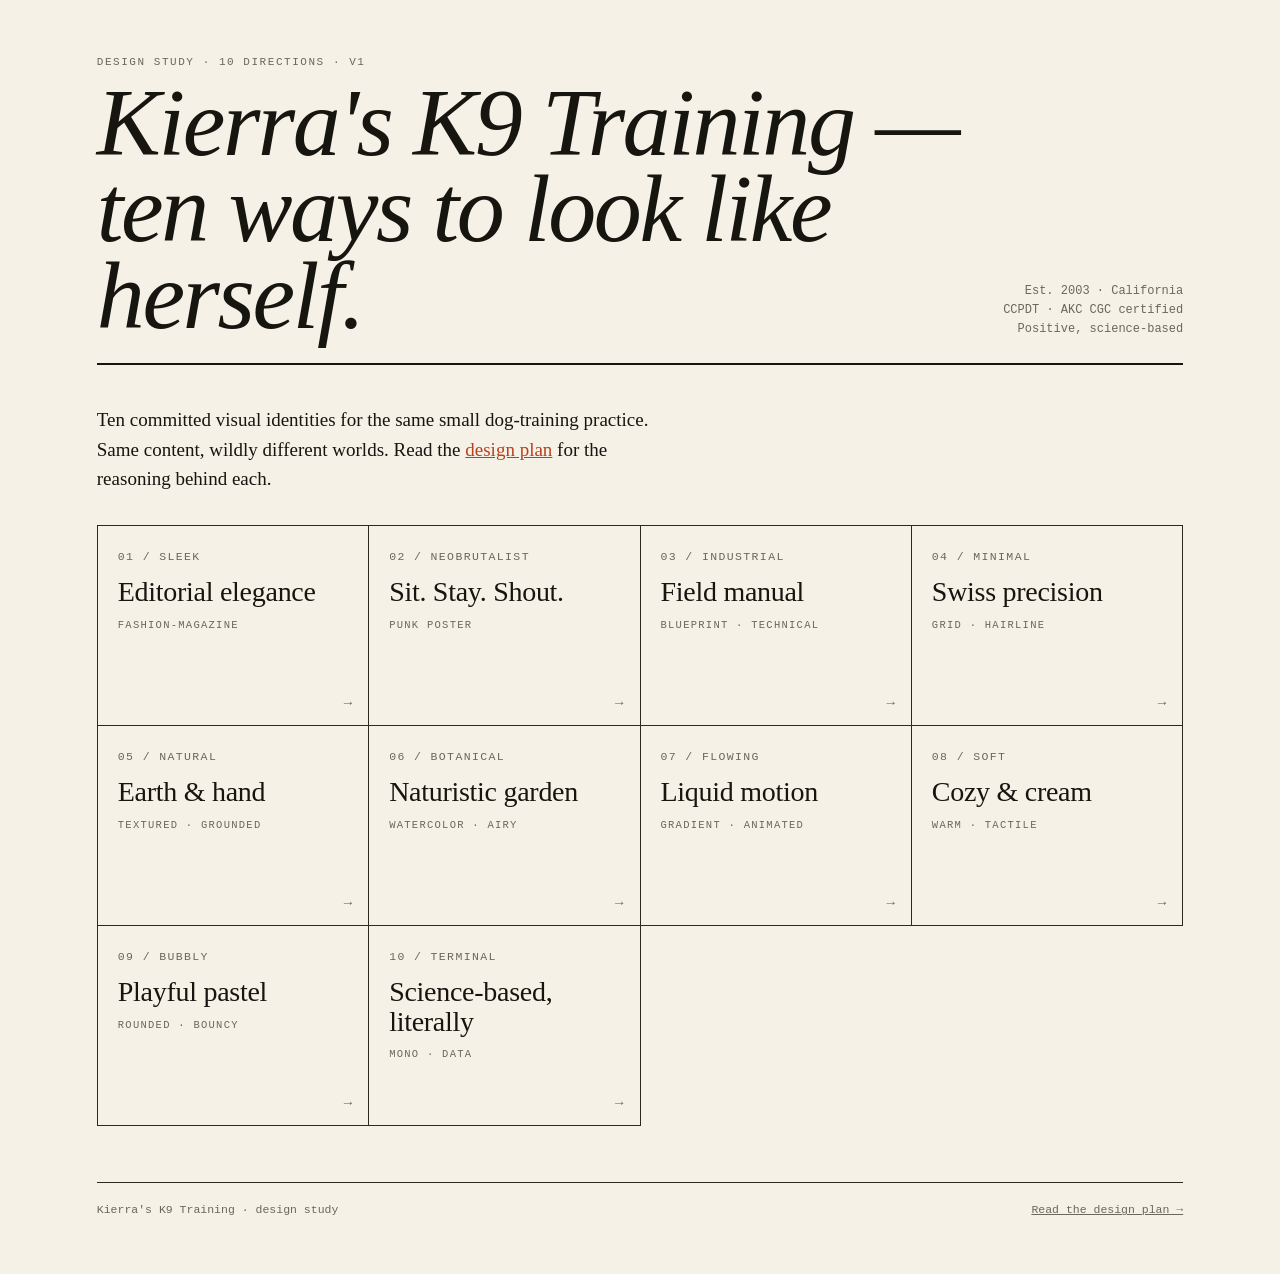
<file: index.html>
<!doctype html>
<html lang="en">
<head>
<meta charset="utf-8" />
<meta name="viewport" content="width=device-width, initial-scale=1" />
<title>Kierra's K9 Training · Ten design directions</title>
<meta name="description" content="Ten wildly different design proposals for Kierra's K9 Training." />
<style>
  :root {
    --ink: #16150F;
    --paper: #F6F1E7;
    --rule: #2b2a22;
    --muted: #6a675b;
    --accent: #B7411F;
  }
  * { box-sizing: border-box; }
  html, body { margin: 0; padding: 0; background: var(--paper); color: var(--ink); font-family: "Iowan Old Style", "Palatino Linotype", Palatino, Georgia, serif; }
  body { padding: 56px clamp(20px, 6vw, 96px); max-width: 1240px; margin: 0 auto; }
  header { display: grid; grid-template-columns: 1fr auto; gap: 24px; align-items: end; border-bottom: 2px solid var(--ink); padding-bottom: 24px; margin-bottom: 40px; }
  h1 { font-size: clamp(44px, 8vw, 96px); line-height: 0.9; letter-spacing: -0.025em; margin: 0; font-weight: 400; font-style: italic; }
  .eyebrow { font-family: ui-monospace, "SF Mono", Menlo, monospace; text-transform: uppercase; letter-spacing: 0.14em; font-size: 11px; color: var(--muted); margin-bottom: 12px; }
  .meta { text-align: right; font-family: ui-monospace, "SF Mono", Menlo, monospace; font-size: 12px; color: var(--muted); line-height: 1.6; }
  .lede { max-width: 62ch; font-size: 19px; line-height: 1.55; margin: 0 0 32px; }
  .lede a { color: var(--accent); }
  .grid { display: grid; grid-template-columns: repeat(auto-fill, minmax(260px, 1fr)); gap: 0; border-top: 1px solid var(--rule); border-left: 1px solid var(--rule); }
  .card { position: relative; border-right: 1px solid var(--rule); border-bottom: 1px solid var(--rule); padding: 24px 20px 20px; text-decoration: none; color: inherit; display: flex; flex-direction: column; gap: 8px; min-height: 200px; transition: background 120ms ease, color 120ms ease; }
  .card:hover, .card:focus-visible { background: var(--ink); color: var(--paper); outline: none; }
  .card:hover .num, .card:focus-visible .num, .card:hover .tag, .card:focus-visible .tag { color: rgba(246,241,231,0.6); }
  .num { font-family: ui-monospace, "SF Mono", Menlo, monospace; font-size: 11.5px; letter-spacing: 0.12em; color: var(--muted); }
  .card h3 { font-size: 28px; font-weight: 400; letter-spacing: -0.01em; margin: 6px 0 4px; line-height: 1.05; }
  .tag { font-family: ui-monospace, "SF Mono", Menlo, monospace; font-size: 10.5px; letter-spacing: 0.12em; text-transform: uppercase; color: var(--muted); }
  .card .arrow { position: absolute; right: 16px; bottom: 14px; font-family: ui-monospace, "SF Mono", Menlo, monospace; font-size: 14px; opacity: 0.6; }
  footer { margin-top: 56px; padding-top: 20px; border-top: 1px solid var(--rule); font-family: ui-monospace, "SF Mono", Menlo, monospace; font-size: 11.5px; color: var(--muted); display: flex; justify-content: space-between; gap: 16px; flex-wrap: wrap; }
  footer a { color: inherit; }
  @media (max-width: 640px) { header { grid-template-columns: 1fr; } .meta { text-align: left; } }
</style>
</head>
<body>
  <header>
    <div>
      <div class="eyebrow">Design study · 10 directions · v1</div>
      <h1>Kierra's K9 Training —<br/>ten ways to look like herself.</h1>
    </div>
    <div class="meta">
      Est. 2003 · California<br/>
      CCPDT · AKC CGC certified<br/>
      Positive, science-based
    </div>
  </header>

  <p class="lede">Ten committed visual identities for the same small dog-training practice. Same content, wildly different worlds. Read the <a href="plan.html">design plan</a> for the reasoning behind each.</p>

  <nav class="grid" aria-label="Design directions">
    <a class="card" href="design_1/"><span class="num">01 / SLEEK</span><h3>Editorial elegance</h3><span class="tag">Fashion-magazine</span><span class="arrow">→</span></a>
    <a class="card" href="design_2/"><span class="num">02 / NEOBRUTALIST</span><h3>Sit. Stay. Shout.</h3><span class="tag">Punk poster</span><span class="arrow">→</span></a>
    <a class="card" href="design_3/"><span class="num">03 / INDUSTRIAL</span><h3>Field manual</h3><span class="tag">Blueprint · technical</span><span class="arrow">→</span></a>
    <a class="card" href="design_4/"><span class="num">04 / MINIMAL</span><h3>Swiss precision</h3><span class="tag">Grid · hairline</span><span class="arrow">→</span></a>
    <a class="card" href="design_5/"><span class="num">05 / NATURAL</span><h3>Earth &amp; hand</h3><span class="tag">Textured · grounded</span><span class="arrow">→</span></a>
    <a class="card" href="design_6/"><span class="num">06 / BOTANICAL</span><h3>Naturistic garden</h3><span class="tag">Watercolor · airy</span><span class="arrow">→</span></a>
    <a class="card" href="design_7/"><span class="num">07 / FLOWING</span><h3>Liquid motion</h3><span class="tag">Gradient · animated</span><span class="arrow">→</span></a>
    <a class="card" href="design_8/"><span class="num">08 / SOFT</span><h3>Cozy &amp; cream</h3><span class="tag">Warm · tactile</span><span class="arrow">→</span></a>
    <a class="card" href="design_9/"><span class="num">09 / BUBBLY</span><h3>Playful pastel</h3><span class="tag">Rounded · bouncy</span><span class="arrow">→</span></a>
    <a class="card" href="design_10/"><span class="num">10 / TERMINAL</span><h3>Science-based, literally</h3><span class="tag">Mono · data</span><span class="arrow">→</span></a>
  </nav>

  <footer>
    <span>Kierra's K9 Training · design study</span>
    <span><a href="plan.html">Read the design plan →</a></span>
  </footer>
</body>
</html>
</file>
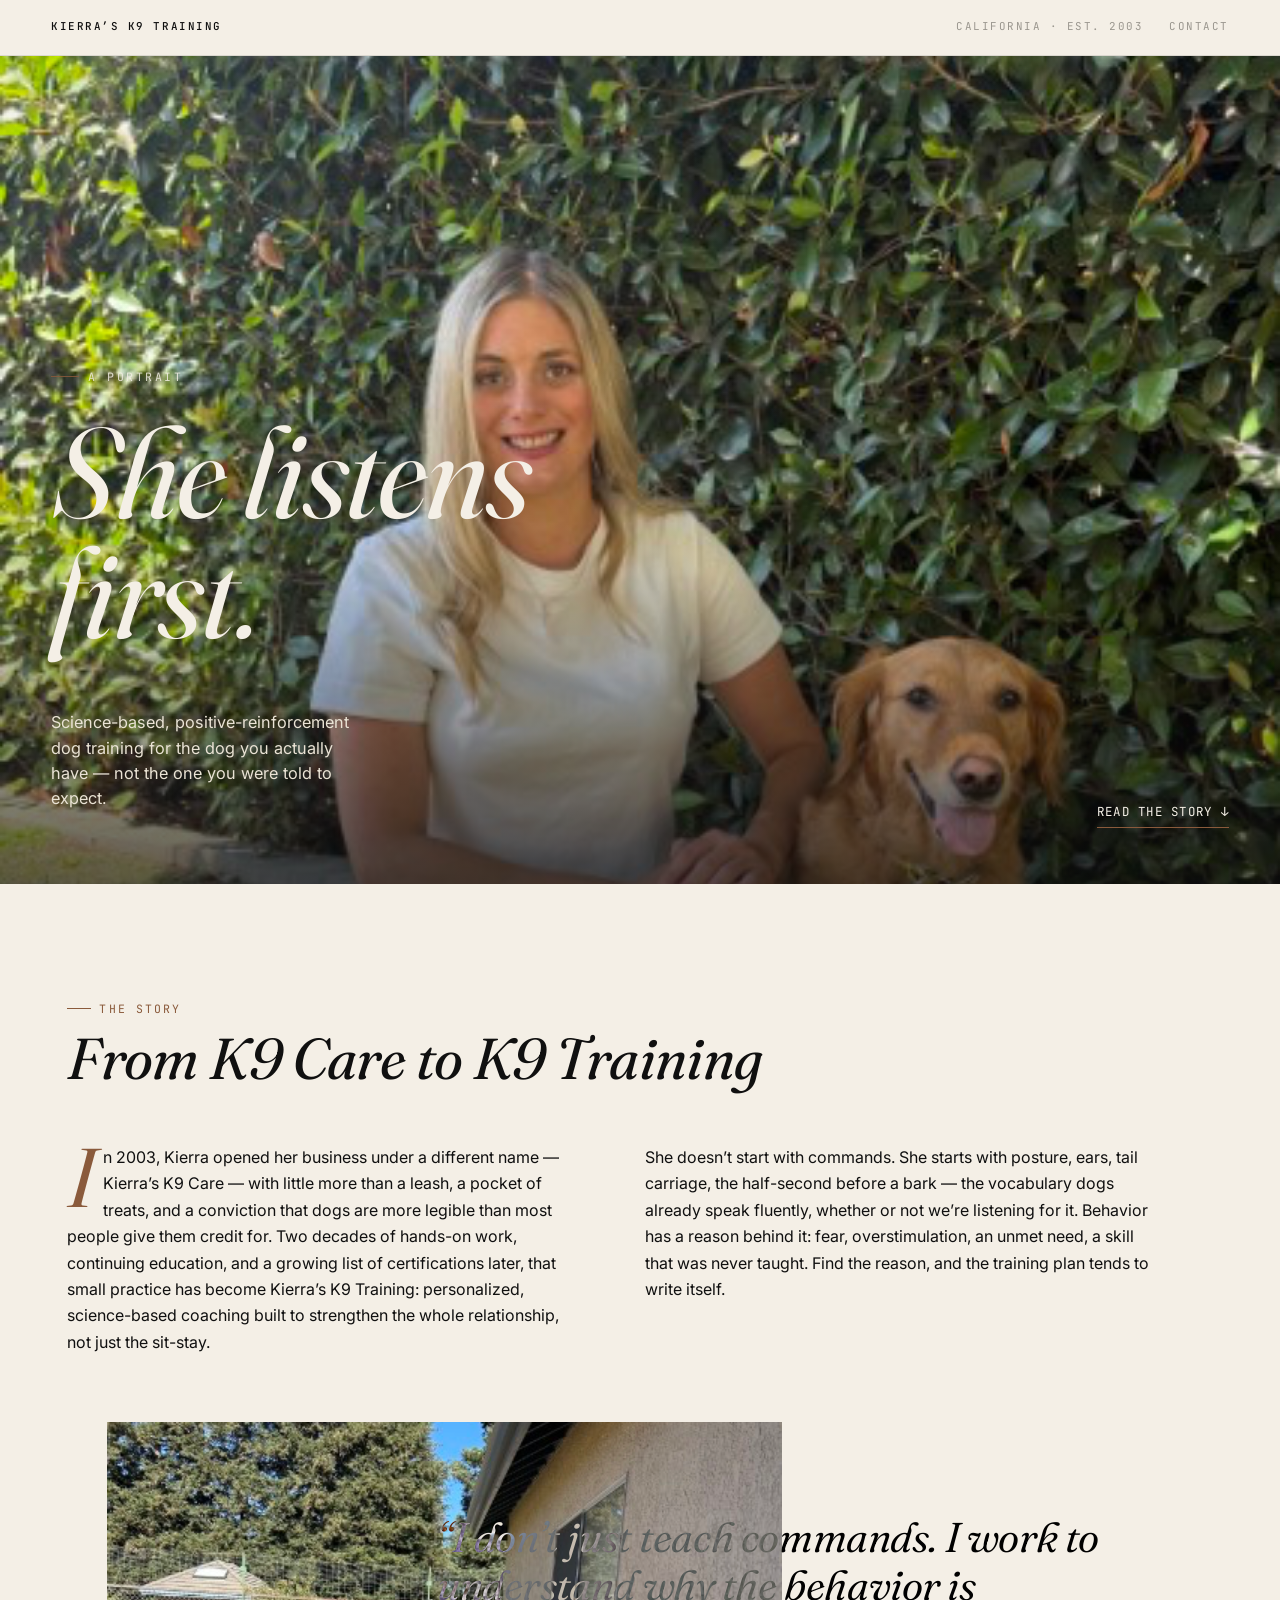
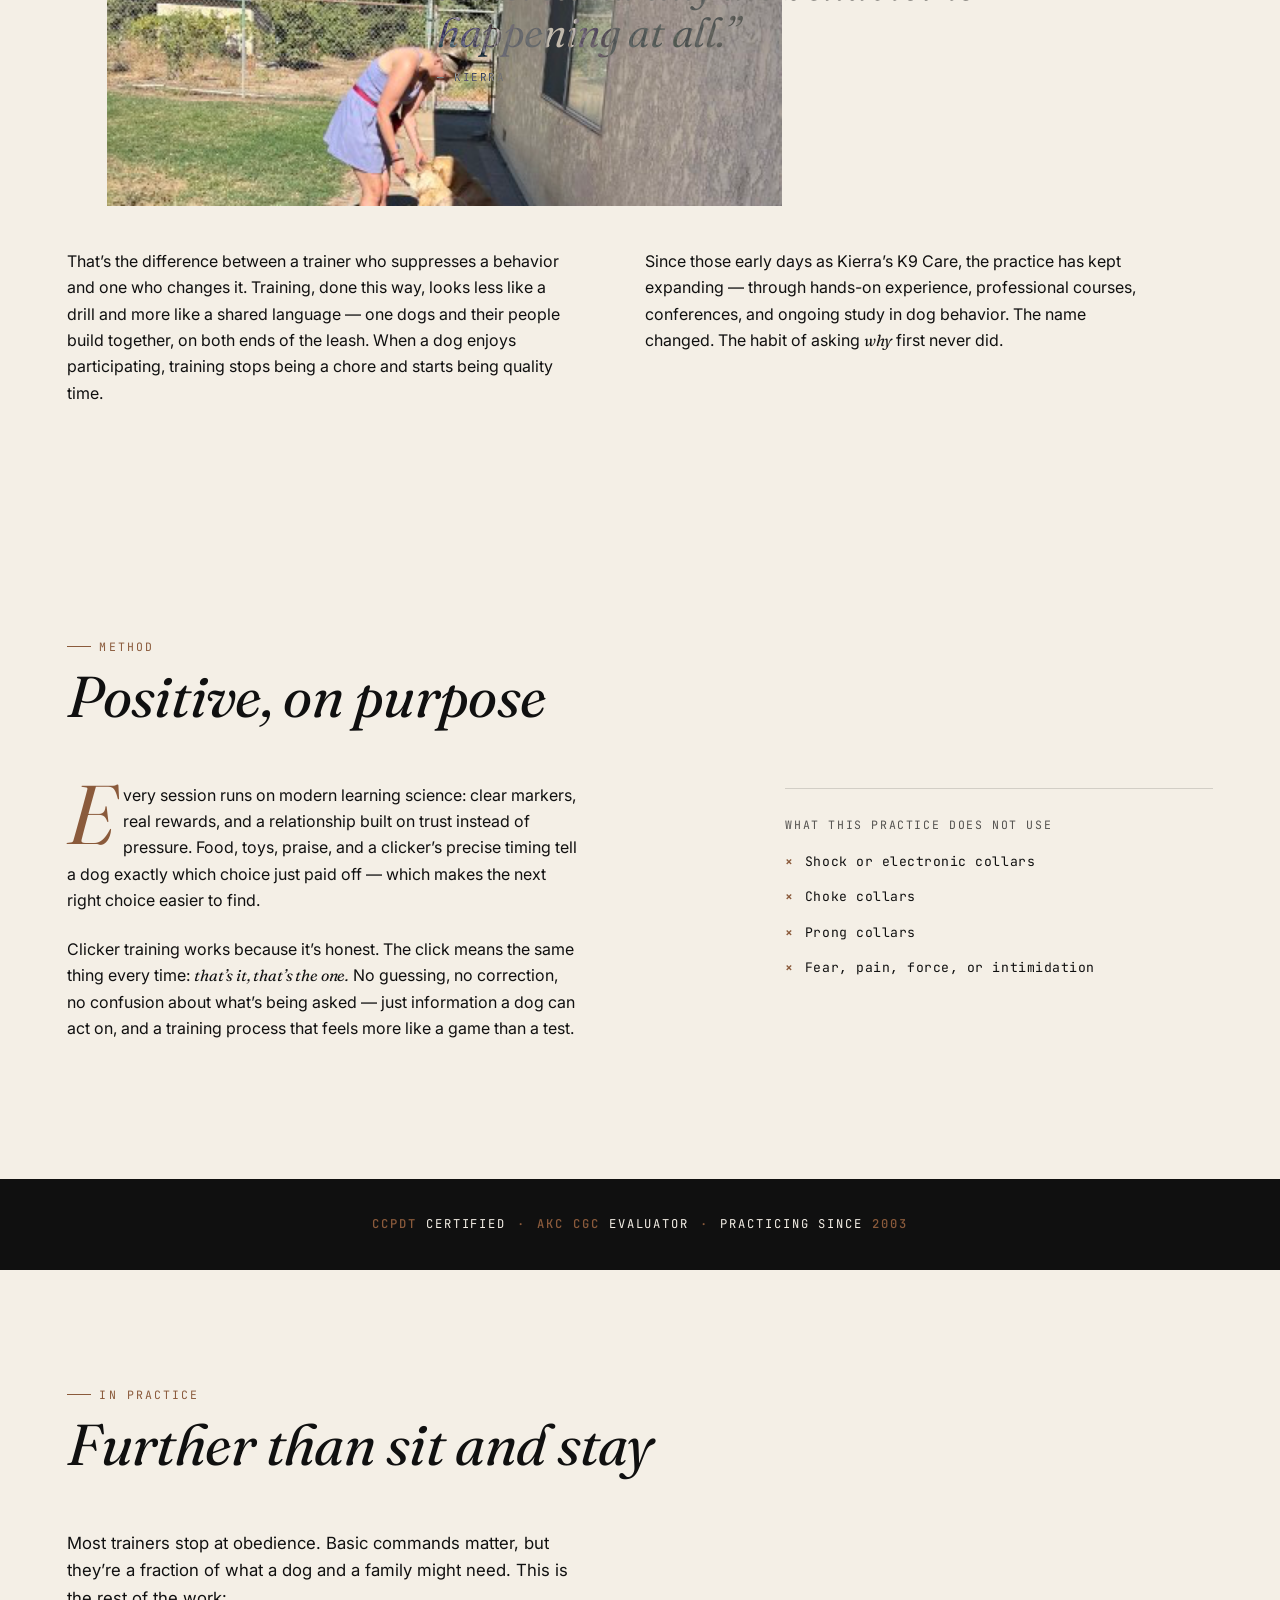
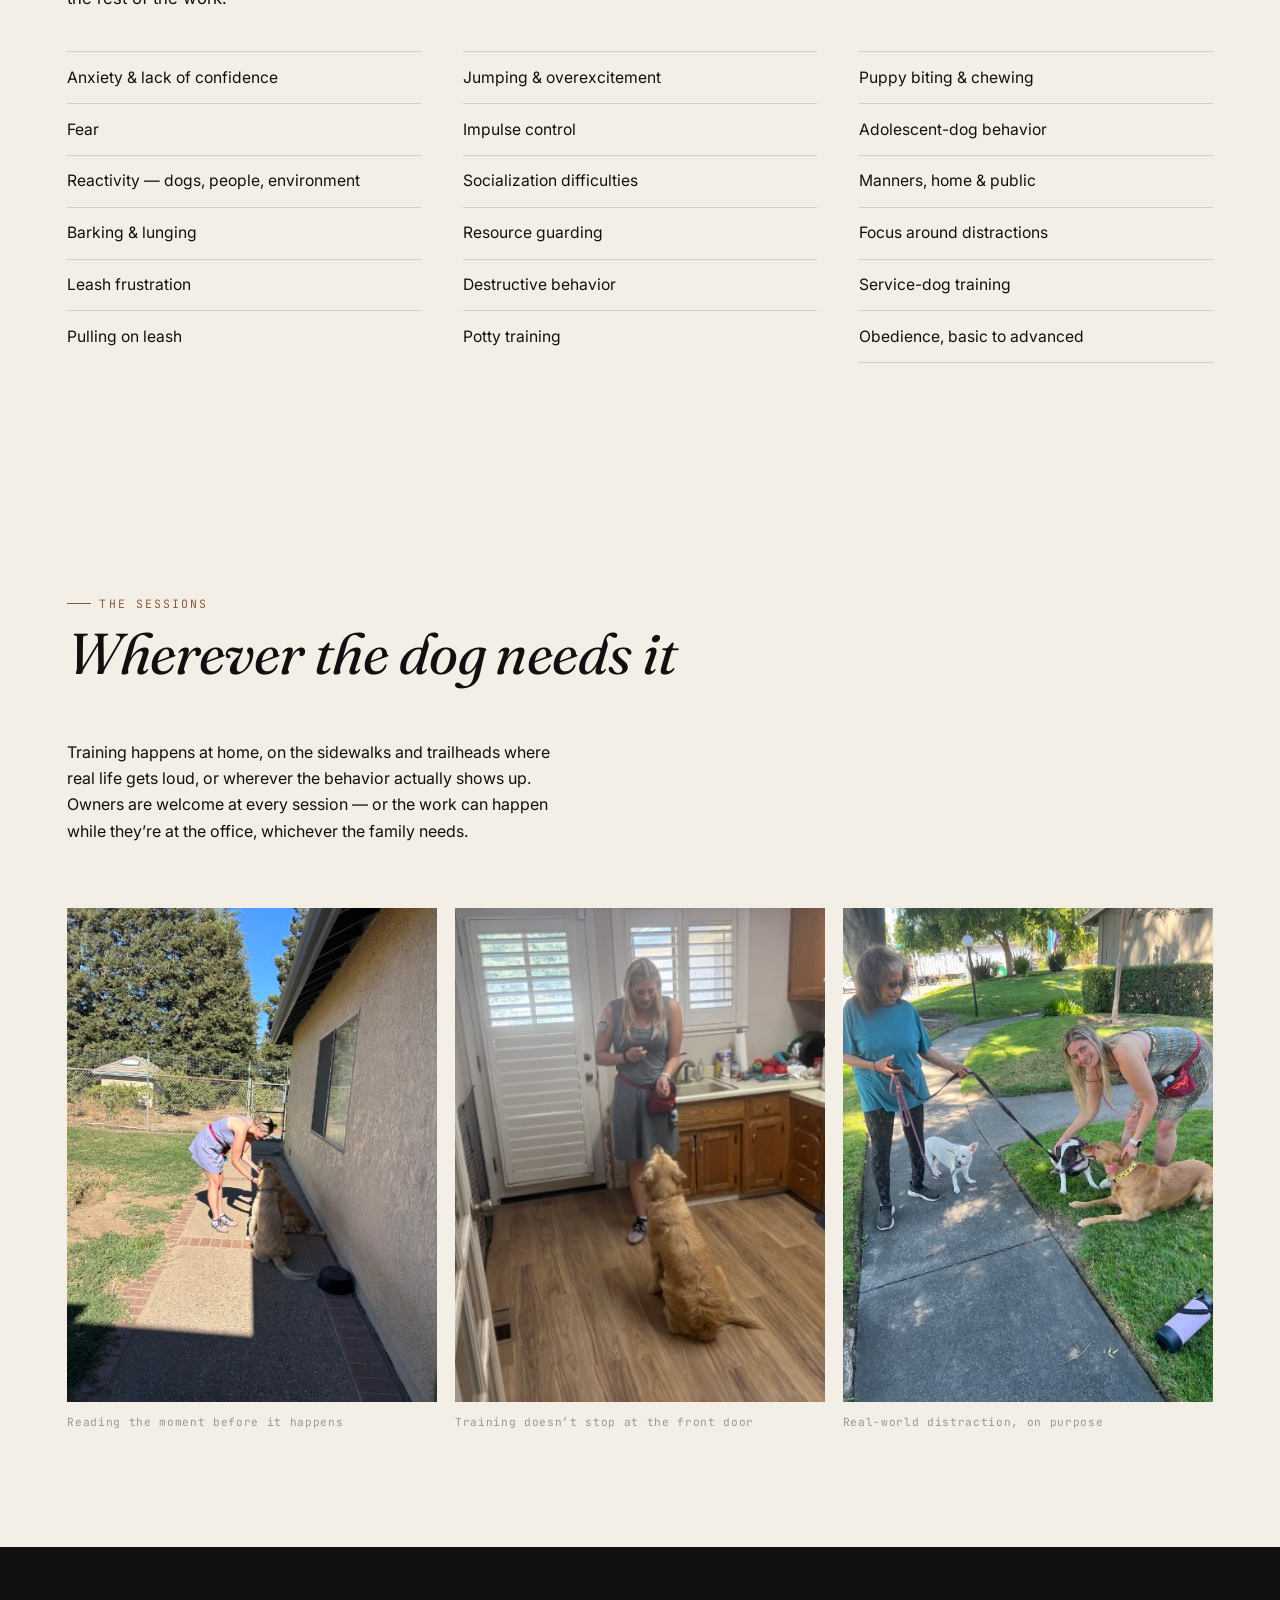
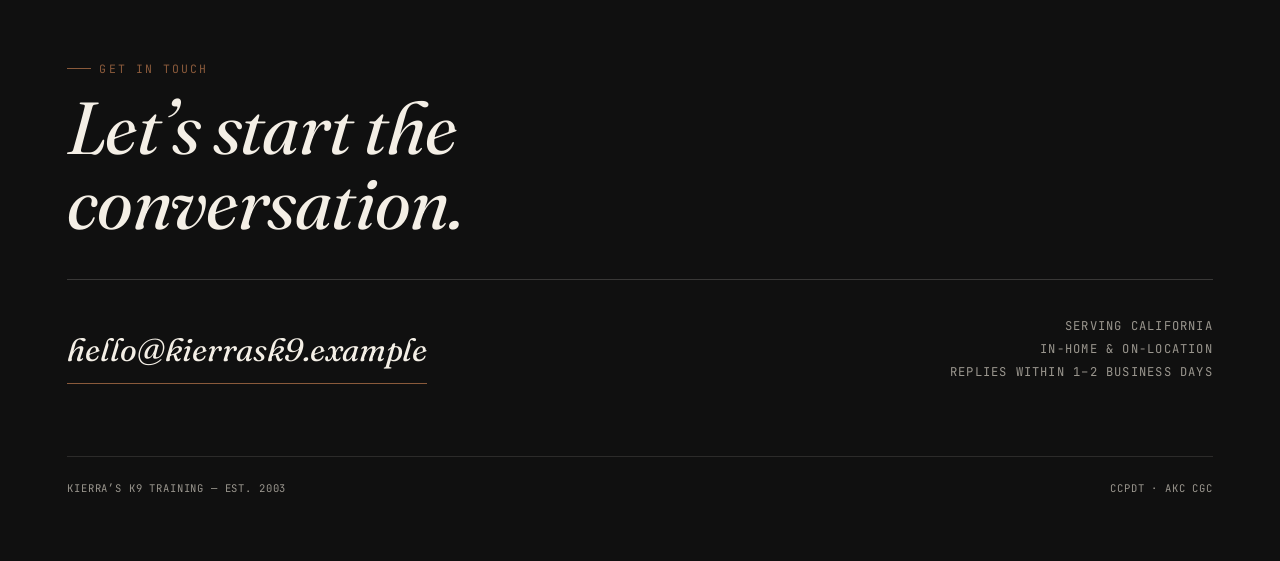
<file: design_1/index.html>
<!doctype html>
<html lang="en">
<head>
<meta charset="UTF-8" />
<meta name="viewport" content="width=device-width, initial-scale=1.0" />
<title>Kierra's K9 Training — A Portrait</title>
<meta name="description" content="Science-based, positive dog training in California since 2003. A portrait of Kierra's K9 Training." />
<link rel="preconnect" href="https://fonts.googleapis.com">
<link rel="preconnect" href="https://fonts.gstatic.com" crossorigin>
<link href="https://fonts.googleapis.com/css2?family=Fraunces:ital,opsz,wght@0,9..144,300..700;1,9..144,300..700&family=Inter:wght@400;500;600&family=JetBrains+Mono:wght@400;500&display=swap" rel="stylesheet">
<style>
  :root{
    --bone:#F4EFE6;
    --bone-dim:#EAE3D5;
    --ink:#101010;
    --ink-70: rgba(16,16,16,.7);
    --ink-50: rgba(16,16,16,.5);
    --tobacco:#8A5A3B;
    --smoke:#9A968E;
    --measure: 32rem;
    --edge: clamp(1.25rem, 4vw, 4rem);
  }

  *,*::before,*::after{ box-sizing: border-box; }
  html{ background:var(--bone); }
  body{
    margin:0;
    background:var(--bone);
    color:var(--ink);
    font-family:"Inter", sans-serif;
    font-size:16px;
    line-height:1.65;
    -webkit-font-smoothing:antialiased;
    text-rendering:optimizeLegibility;
  }

  img{ max-width:100%; display:block; }

  a{ color:inherit; }

  ::selection{ background:var(--tobacco); color:var(--bone); }

  :focus-visible{
    outline: 2px solid var(--tobacco);
    outline-offset: 3px;
  }

  @media (prefers-reduced-motion: reduce){
    *{ animation-duration:0.01ms !important; animation-iteration-count:1 !important; transition-duration:0.01ms !important; scroll-behavior:auto !important; }
  }

  .display{
    font-family:"Fraunces", serif;
    font-style:italic;
    font-weight:380;
    font-optical-sizing:auto;
    letter-spacing:-0.01em;
  }

  .eyebrow{
    font-family:"JetBrains Mono", monospace;
    font-size:0.72rem;
    letter-spacing:0.18em;
    text-transform:uppercase;
    color:var(--tobacco);
    display:flex;
    align-items:center;
    gap:0.7em;
  }
  .eyebrow::before{
    content:"";
    width:2.1em;
    height:1px;
    background:var(--tobacco);
    display:inline-block;
  }

  .mono{ font-family:"JetBrains Mono", monospace; }

  /* ---------- Masthead ---------- */
  .masthead{
    position:relative;
    z-index:5;
    display:flex;
    justify-content:space-between;
    align-items:center;
    padding: 1.15rem var(--edge);
    font-family:"JetBrains Mono", monospace;
    font-size:0.68rem;
    letter-spacing:0.14em;
    text-transform:uppercase;
    color:var(--ink);
    background:var(--bone);
    border-bottom:1px solid rgba(16,16,16,0.1);
  }
  .masthead a{ text-decoration:none; }
  .masthead .mark{ font-weight:500; }
  .masthead .meta{ color:var(--smoke); }
  .masthead nav{ display:flex; align-items:center; gap:1.6rem; }
  .masthead nav a{ color:var(--smoke); transition:color .2s ease; }
  .masthead nav a:hover{ color:var(--tobacco); }

  /* ---------- Hero ---------- */
  .hero{
    position:relative;
    height: 92vh;
    min-height: 560px;
    overflow:hidden;
    background:var(--ink);
  }
  .hero img{
    position:absolute;
    inset:0;
    width:100%;
    height:100%;
    object-fit:cover;
    object-position: 50% 22%;
  }
  .hero::after{
    content:"";
    position:absolute;
    inset:0;
    background:linear-gradient(180deg, rgba(16,16,16,0.05) 0%, rgba(16,16,16,0) 32%, rgba(16,16,16,0.12) 62%, rgba(16,16,16,0.68) 100%);
  }
  .hero-content{
    position:relative;
    z-index:2;
    height:100%;
    display:flex;
    flex-direction:column;
    justify-content:flex-end;
    padding: var(--edge);
    padding-bottom: clamp(2rem, 5vw, 3.5rem);
  }
  .hero-eyebrow{
    font-family:"JetBrains Mono", monospace;
    font-size:0.72rem;
    letter-spacing:0.22em;
    text-transform:uppercase;
    color:var(--bone);
    opacity:0.85;
    display:flex;
    align-items:center;
    gap:0.8em;
    margin-bottom: clamp(1rem,3vw,1.6rem);
  }
  .hero-eyebrow::before{
    content:"";
    width:2.4em;
    height:1px;
    background:var(--tobacco);
  }
  .hero h1{
    margin:0;
    color:var(--bone);
    font-size: clamp(3.4rem, 10vw, 8.4rem);
    line-height:0.94;
    font-weight:400;
    max-width: 18ch;
  }
  .hero-foot{
    display:flex;
    justify-content:space-between;
    align-items:flex-end;
    gap:2rem;
    margin-top: clamp(1.6rem, 4vw, 2.6rem);
    flex-wrap:wrap;
  }
  .hero-sub{
    color: var(--bone-dim);
    font-family:"Inter", sans-serif;
    font-size:1.02rem;
    max-width:32ch;
    line-height:1.55;
  }
  .hero-cta{
    font-family:"JetBrains Mono", monospace;
    font-size:0.78rem;
    letter-spacing:0.1em;
    text-transform:uppercase;
    color:var(--bone);
    text-decoration:none;
    border-bottom:1px solid var(--tobacco);
    padding-bottom:0.35em;
    white-space:nowrap;
    transition:opacity .2s ease;
  }
  .hero-cta:hover{ opacity:0.7; }

  /* ---------- Section shell ---------- */
  section{ position:relative; }
  .wrap{
    max-width: 78rem;
    margin:0 auto;
    padding: clamp(4rem,9vw,7.5rem) var(--edge);
  }
  .section-head{
    margin-bottom: clamp(2.2rem, 5vw, 3.4rem);
  }
  .section-head h2{
    margin: 0.7rem 0 0;
    font-size: clamp(2.1rem, 4.6vw, 3.6rem);
    font-weight:400;
    line-height:1.05;
  }

  /* ---------- Article (two column) ---------- */
  .article-body{
    columns: 2;
    column-gap: 4.2rem;
    max-width: 68rem;
  }
  .article-body p{
    margin: 0 0 1.4em;
    max-width: var(--measure);
    break-inside: avoid;
  }
  .article-body p:first-of-type::first-letter{
    font-family:"Fraunces", serif;
    font-style:italic;
    font-weight:380;
    font-size:5.2rem;
    line-height:0.75;
    float:left;
    margin: 0.02em 0.09em 0 0;
    color:var(--tobacco);
  }

  /* Pull quote breaking across columns, overlapping photo */
  .quote-break{
    break-inside: avoid;
    column-span: all;
    position:relative;
    margin: 3.2rem 0 3.6rem;
    height: 24rem;
  }
  .quote-break .qphoto{
    position:absolute;
    inset: 0;
    width: 62%;
    height:100%;
    overflow:hidden;
  }
  .quote-break .qphoto img{
    width:100%; height:100%; object-fit:cover; object-position: 50% 25%;
  }
  .quote-break blockquote{
    position:absolute;
    z-index:2;
    top:50%;
    left: 34%;
    right: 0;
    transform: translateY(-50%);
    margin:0;
    padding: 0 1.4rem 0 0;
    font-family:"Fraunces", serif;
    font-style:italic;
    font-weight:360;
    font-size: clamp(1.7rem, 3.3vw, 2.6rem);
    line-height:1.14;
    color: var(--bone);
    mix-blend-mode: difference;
  }
  .quote-break .qtext::before{ content:"\201C"; }
  .quote-break .qtext::after{ content:"\201D"; }
  .quote-break cite{
    display:block;
    margin-top:0.9rem;
    font-family:"JetBrains Mono", monospace;
    font-style:normal;
    font-size:0.68rem;
    letter-spacing:0.14em;
    text-transform:uppercase;
    color: var(--bone);
    mix-blend-mode: difference;
    opacity:0.9;
  }

  /* ---------- Method ---------- */
  .method-grid{
    display:grid;
    grid-template-columns: 1.2fr 0.8fr;
    gap: clamp(2.5rem, 6vw, 5rem);
    align-items:start;
  }
  .method-grid .article-body{ columns: 1; max-width: var(--measure); }
  .exclusions{
    border-top:1px solid rgba(16,16,16,0.15);
    padding-top:1.6rem;
    margin-top:0.4rem;
  }
  .exclusions .label{
    font-family:"JetBrains Mono", monospace;
    font-size:0.72rem;
    letter-spacing:0.14em;
    text-transform:uppercase;
    color:var(--ink-70);
    margin-bottom:1.1rem;
  }
  .exclusions ul{
    list-style:none;
    margin:0; padding:0;
    display:flex; flex-direction:column; gap:0.85rem;
  }
  .exclusions li{
    display:flex;
    gap:0.85em;
    align-items:baseline;
    font-family:"JetBrains Mono", monospace;
    font-size:0.82rem;
    letter-spacing:0.04em;
    color:var(--ink);
  }
  .exclusions li::before{
    content:"\00d7";
    color:var(--tobacco);
    font-weight:600;
  }

  /* ---------- Credentials strip ---------- */
  .creds-strip{
    background:var(--ink);
    color:var(--bone);
  }
  .creds-strip .wrap{
    padding-top: clamp(1.6rem, 4vw, 2.2rem);
    padding-bottom: clamp(1.6rem, 4vw, 2.2rem);
    text-align:center;
  }
  .creds-strip .cred{
    font-family:"JetBrains Mono", monospace;
    font-size:0.76rem;
    letter-spacing:0.16em;
    text-transform:uppercase;
    color:var(--bone);
    margin:0;
  }
  .creds-strip .cred b{ color:var(--tobacco); font-weight:500; }
  .creds-strip .sep{ color:var(--tobacco); padding:0 0.9em; }

  /* ---------- Index / behavior list ---------- */
  .index-intro{
    max-width: var(--measure);
    margin: 0 0 2.4rem;
    font-size:1.05rem;
  }
  .behavior-index{
    columns: 3;
    column-gap: 2.6rem;
  }
  .behavior-index div{
    break-inside: avoid;
    padding: 0.78rem 0;
    border-top:1px solid rgba(16,16,16,0.14);
    font-size:0.98rem;
  }
  .behavior-index div:nth-last-child(-n+1){ border-bottom:1px solid rgba(16,16,16,0.14); }

  /* ---------- Format + photo essay ---------- */
  .format-copy{ max-width: var(--measure); margin-bottom: clamp(2.6rem, 6vw, 4rem); }
  .essay{
    display:grid;
    grid-template-columns: repeat(3, 1fr);
    gap: 1.1rem;
  }
  .essay figure{ margin:0; }
  .essay .frame{
    aspect-ratio: 3 / 4;
    overflow:hidden;
    background:var(--ink);
  }
  .essay .frame img{ width:100%; height:100%; object-fit:cover; }
  .essay figcaption{
    margin-top:0.7rem;
    font-family:"JetBrains Mono", monospace;
    font-size:0.7rem;
    letter-spacing:0.06em;
    color:var(--smoke);
  }

  /* ---------- Footer / contact ---------- */
  .contact{
    background:var(--ink);
    color:var(--bone);
  }
  .contact .wrap{
    padding-top: clamp(4.5rem, 10vw, 7rem);
    padding-bottom: clamp(3rem, 6vw, 4rem);
  }
  .contact .eyebrow{ color:var(--tobacco); }
  .contact h2{
    margin: 0.8rem 0 2.4rem;
    font-size: clamp(2.4rem, 6vw, 4.6rem);
    font-weight:400;
    line-height:1.02;
    max-width: 16ch;
    color:var(--bone);
  }
  .contact-row{
    display:flex;
    justify-content:space-between;
    align-items:flex-end;
    flex-wrap:wrap;
    gap:2rem;
    border-top:1px solid rgba(244,239,230,0.18);
    padding-top:2.2rem;
  }
  .contact-email{
    font-family:"Fraunces", serif;
    font-style:italic;
    font-size: clamp(1.4rem, 3vw, 2rem);
    color:var(--bone);
    text-decoration:none;
    border-bottom:1px solid var(--tobacco);
    padding-bottom:0.2em;
  }
  .contact-meta{
    font-family:"JetBrains Mono", monospace;
    font-size:0.76rem;
    letter-spacing:0.1em;
    text-transform:uppercase;
    color:var(--smoke);
    line-height:1.9;
    text-align:right;
  }
  .colophon{
    margin-top: clamp(3rem, 7vw, 4.5rem);
    padding-top:1.4rem;
    border-top:1px solid rgba(244,239,230,0.12);
    display:flex;
    justify-content:space-between;
    flex-wrap:wrap;
    gap:0.6rem;
    font-family:"JetBrains Mono", monospace;
    font-size:0.66rem;
    letter-spacing:0.08em;
    text-transform:uppercase;
    color:var(--smoke);
  }

  /* ---------- Responsive ---------- */
  @media (max-width: 900px){
    .method-grid{ grid-template-columns:1fr; }
    .behavior-index{ columns:2; }
    .quote-break{ height: 30rem; }
    .quote-break .qphoto{ width: 74%; }
    .quote-break blockquote{ left: 30%; font-size: clamp(1.5rem, 4vw, 2rem); }
  }

  @media (max-width: 640px){
    .masthead{ padding: 0.9rem 1.1rem; font-size:0.6rem; }
    .masthead .meta{ display:none; }
    .hero{ height:100vh; min-height:640px; }
    .hero-content{ padding: 1.1rem; padding-bottom:2.2rem; }
    .hero h1{ font-size: clamp(2.9rem, 13vw, 4.2rem); max-width:11ch; }
    .hero-foot{ flex-direction:column; align-items:flex-start; gap:1.4rem; }
    .wrap{ padding-left:1.1rem; padding-right:1.1rem; }
    .article-body{ columns:1; }
    .article-body p:first-of-type::first-letter{ font-size:3.6rem; }
    .quote-break{ margin: 2.2rem 0 2.6rem; height: 22rem; }
    .quote-break .qphoto{ width: 66%; }
    .quote-break blockquote{ left: 26%; font-size: 1.32rem; padding-right: 0.4rem; }
    .behavior-index{ columns:1; }
    .essay{ grid-template-columns:1fr 1fr; }
    .essay figure:first-child{ grid-column:1/3; }
    .essay figure:first-child .frame{ aspect-ratio: 4/3; }
    .creds-strip .wrap{ gap:1rem 1.6rem; }
    .creds-strip .cred{ gap:1rem 1.6rem; }
    .contact-row{ flex-direction:column; align-items:flex-start; }
    .contact-meta{ text-align:left; }
  }
</style>
</head>
<body>

  <header class="masthead">
    <a href="#top" class="mark">Kierra&rsquo;s K9 Training</a>
    <nav>
      <span class="meta">California &middot; Est. 2003</span>
      <a href="#contact">Contact</a>
    </nav>
  </header>

  <main id="top">

    <!-- HERO -->
    <section class="hero">
      <img src="../assets/IMG_9926.png" alt="Kierra sitting outdoors beside her golden retriever, hedge in the background, sunlit." />
      <div class="hero-content">
        <span class="hero-eyebrow">A Portrait</span>
        <h1 class="display">She listens<br>first.</h1>
        <div class="hero-foot">
          <p class="hero-sub">Science-based, positive-reinforcement dog training for the dog you actually have &mdash; not the one you were told to expect.</p>
          <a class="hero-cta" href="#story">Read the story &darr;</a>
        </div>
      </div>
    </section>

    <!-- STORY / ARTICLE -->
    <section id="story">
      <div class="wrap">
        <div class="section-head">
          <span class="eyebrow">The Story</span>
          <h2 class="display">From K9 Care to K9 Training</h2>
        </div>

        <div class="article-body">
          <p>In 2003, Kierra opened her business under a different name &mdash; Kierra&rsquo;s K9 Care &mdash; with little more than a leash, a pocket of treats, and a conviction that dogs are more legible than most people give them credit for. Two decades of hands-on work, continuing education, and a growing list of certifications later, that small practice has become Kierra&rsquo;s K9 Training: personalized, science-based coaching built to strengthen the whole relationship, not just the sit-stay.</p>

          <p>She doesn&rsquo;t start with commands. She starts with posture, ears, tail carriage, the half-second before a bark &mdash; the vocabulary dogs already speak fluently, whether or not we&rsquo;re listening for it. Behavior has a reason behind it: fear, overstimulation, an unmet need, a skill that was never taught. Find the reason, and the training plan tends to write itself.</p>

          <div class="quote-break">
            <figure class="qphoto">
              <img src="../assets/IMG_5206.png" alt="Kierra crouching to work with her golden retriever beside a house." />
            </figure>
            <blockquote class="display"><span class="qtext">I don&rsquo;t just teach commands. I work to understand why the behavior is happening at all.</span><cite class="mono">&mdash; Kierra</cite></blockquote>
          </div>

          <p>That&rsquo;s the difference between a trainer who suppresses a behavior and one who changes it. Training, done this way, looks less like a drill and more like a shared language &mdash; one dogs and their people build together, on both ends of the leash. When a dog enjoys participating, training stops being a chore and starts being quality time.</p>

          <p>Since those early days as Kierra&rsquo;s K9 Care, the practice has kept expanding &mdash; through hands-on experience, professional courses, conferences, and ongoing study in dog behavior. The name changed. The habit of asking <em class="display">why</em> first never did.</p>
        </div>
      </div>
    </section>

    <!-- METHOD -->
    <section id="method">
      <div class="wrap">
        <div class="section-head">
          <span class="eyebrow">Method</span>
          <h2 class="display">Positive, on purpose</h2>
        </div>

        <div class="method-grid">
          <div class="article-body">
            <p>Every session runs on modern learning science: clear markers, real rewards, and a relationship built on trust instead of pressure. Food, toys, praise, and a clicker&rsquo;s precise timing tell a dog exactly which choice just paid off &mdash; which makes the next right choice easier to find.</p>
            <p>Clicker training works because it&rsquo;s honest. The click means the same thing every time: <em class="display">that&rsquo;s it, that&rsquo;s the one.</em> No guessing, no correction, no confusion about what&rsquo;s being asked &mdash; just information a dog can act on, and a training process that feels more like a game than a test.</p>
          </div>

          <div class="exclusions">
            <div class="label">What this practice does not use</div>
            <ul>
              <li>Shock or electronic collars</li>
              <li>Choke collars</li>
              <li>Prong collars</li>
              <li>Fear, pain, force, or intimidation</li>
            </ul>
          </div>
        </div>
      </div>
    </section>

    <!-- CREDENTIALS STRIP -->
    <section class="creds-strip">
      <div class="wrap">
        <p class="cred"><b>CCPDT</b> Certified<span class="sep">&middot;</span><b>AKC CGC</b> Evaluator<span class="sep">&middot;</span>Practicing Since <b>2003</b></p>
      </div>
    </section>

    <!-- BEHAVIOR INDEX -->
    <section id="practice">
      <div class="wrap">
        <div class="section-head">
          <span class="eyebrow">In Practice</span>
          <h2 class="display">Further than sit and stay</h2>
        </div>
        <p class="index-intro">Most trainers stop at obedience. Basic commands matter, but they&rsquo;re a fraction of what a dog and a family might need. This is the rest of the work:</p>

        <div class="behavior-index">
          <div>Anxiety &amp; lack of confidence</div>
          <div>Fear</div>
          <div>Reactivity &mdash; dogs, people, environment</div>
          <div>Barking &amp; lunging</div>
          <div>Leash frustration</div>
          <div>Pulling on leash</div>
          <div>Jumping &amp; overexcitement</div>
          <div>Impulse control</div>
          <div>Socialization difficulties</div>
          <div>Resource guarding</div>
          <div>Destructive behavior</div>
          <div>Potty training</div>
          <div>Puppy biting &amp; chewing</div>
          <div>Adolescent-dog behavior</div>
          <div>Manners, home &amp; public</div>
          <div>Focus around distractions</div>
          <div>Service-dog training</div>
          <div>Obedience, basic to advanced</div>
        </div>
      </div>
    </section>

    <!-- FORMAT + PHOTO ESSAY -->
    <section id="format">
      <div class="wrap">
        <div class="section-head">
          <span class="eyebrow">The Sessions</span>
          <h2 class="display">Wherever the dog needs it</h2>
        </div>

        <p class="format-copy">Training happens at home, on the sidewalks and trailheads where real life gets loud, or wherever the behavior actually shows up. Owners are welcome at every session &mdash; or the work can happen while they&rsquo;re at the office, whichever the family needs.</p>

        <div class="essay">
          <figure>
            <div class="frame"><img src="../assets/IMG_5207.png" alt="Kierra crouching beside her golden retriever, working through a cue outside a house." /></div>
            <figcaption>Reading the moment before it happens</figcaption>
          </figure>
          <figure>
            <div class="frame"><img src="../assets/IMG_5337.png" alt="Kierra training her golden retriever indoors, in a kitchen." /></div>
            <figcaption>Training doesn&rsquo;t stop at the front door</figcaption>
          </figure>
          <figure>
            <div class="frame"><img src="../assets/IMG_4683.png" alt="A group walk with three dogs and two handlers on a sidewalk." /></div>
            <figcaption>Real-world distraction, on purpose</figcaption>
          </figure>
        </div>
      </div>
    </section>

    <!-- CONTACT -->
    <section class="contact" id="contact">
      <div class="wrap">
        <span class="eyebrow">Get in Touch</span>
        <h2 class="display">Let&rsquo;s start the conversation.</h2>

        <div class="contact-row">
          <a class="contact-email" href="mailto:hello@kierrask9.example">hello@kierrask9.example</a>
          <div class="contact-meta">
            Serving California<br>
            In-home &amp; on-location<br>
            Replies within 1&ndash;2 business days
          </div>
        </div>

        <div class="colophon">
          <span>Kierra&rsquo;s K9 Training &mdash; est. 2003</span>
          <span>CCPDT &middot; AKC CGC</span>
        </div>
      </div>
    </section>

  </main>

</body>
</html>
</file>
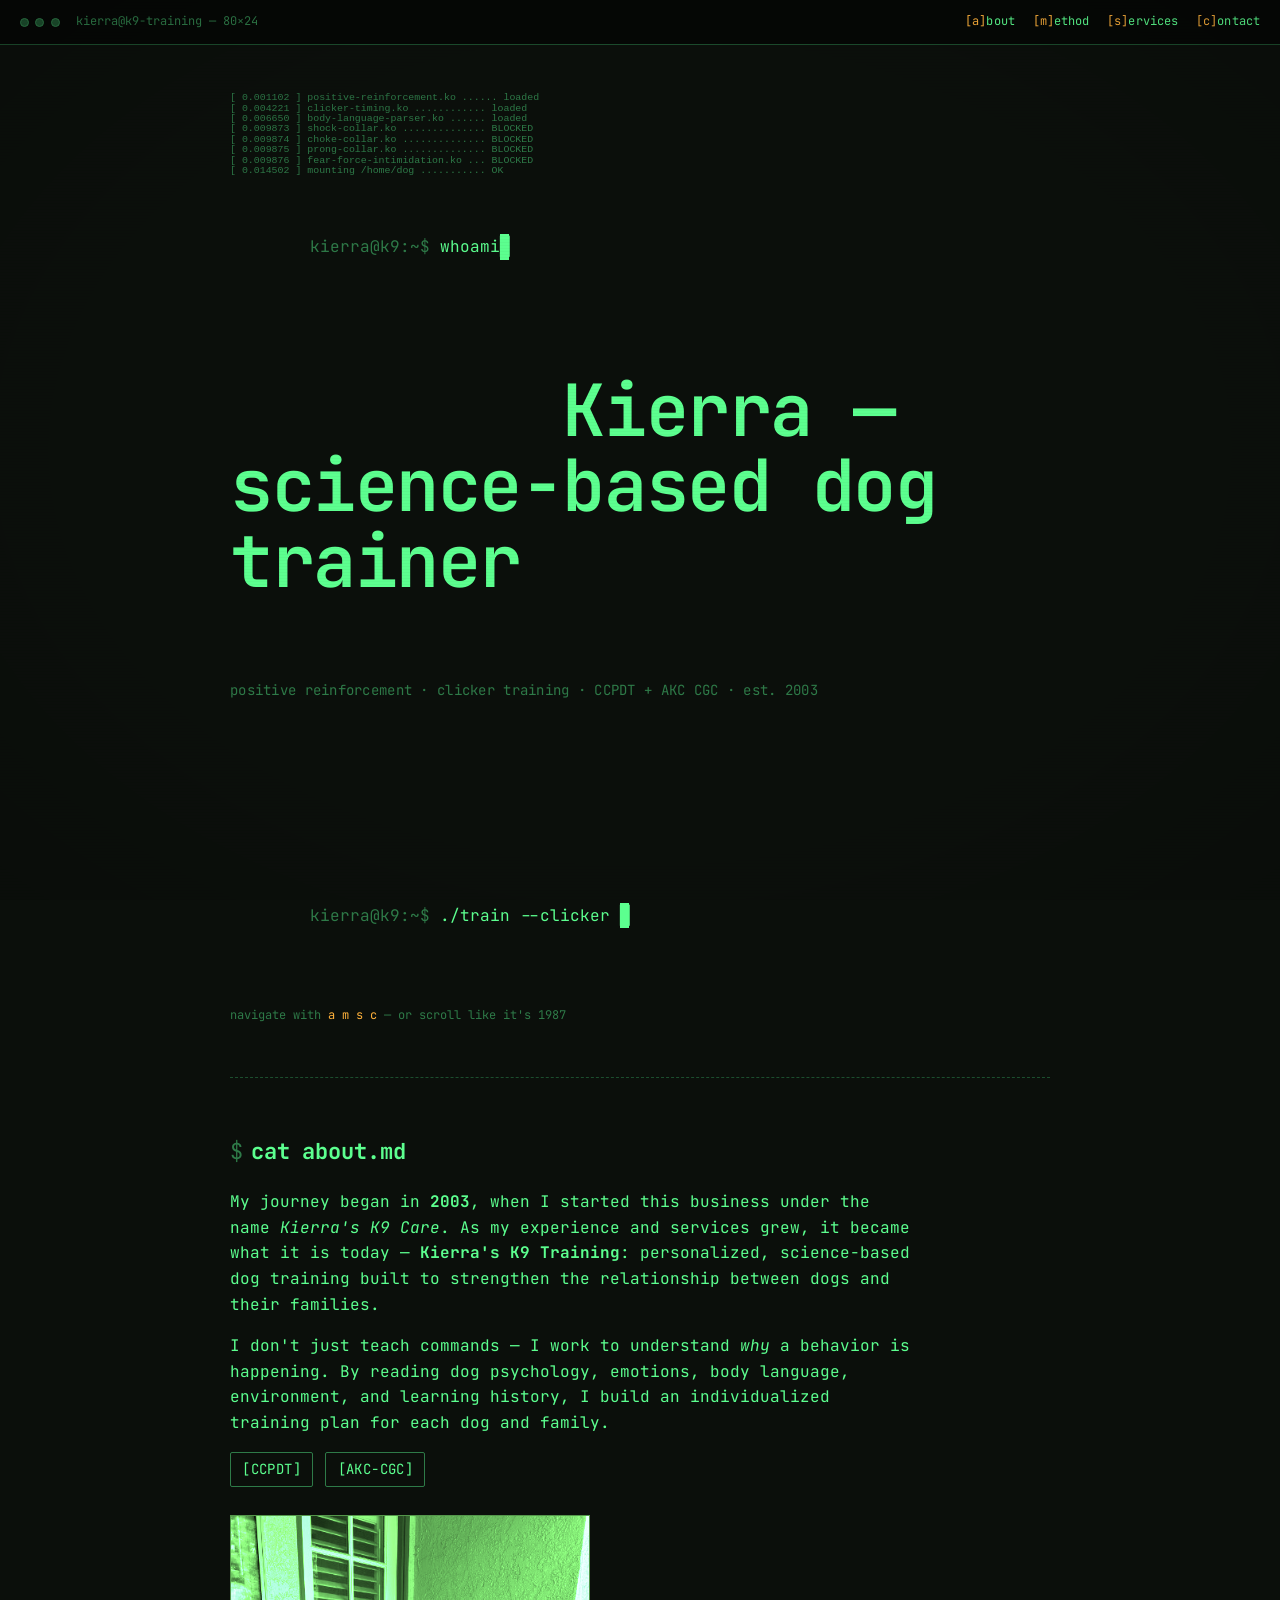
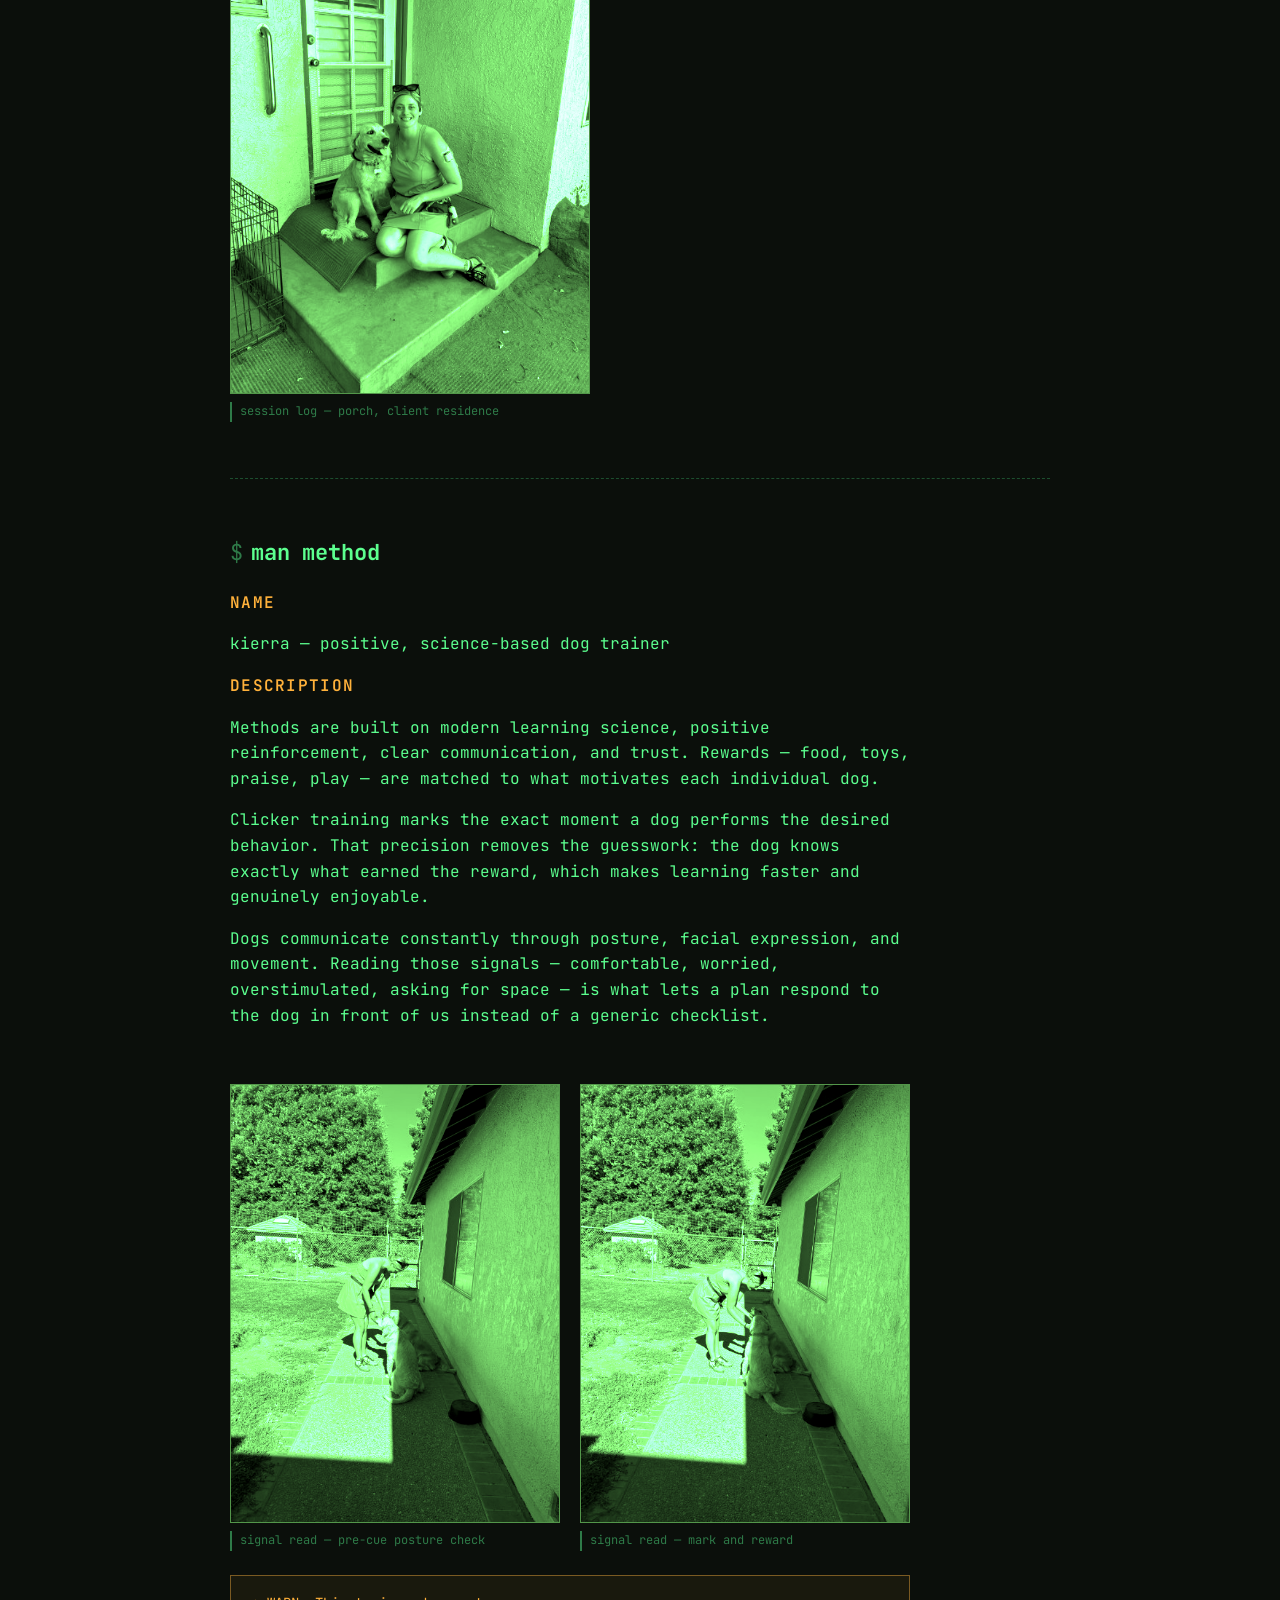
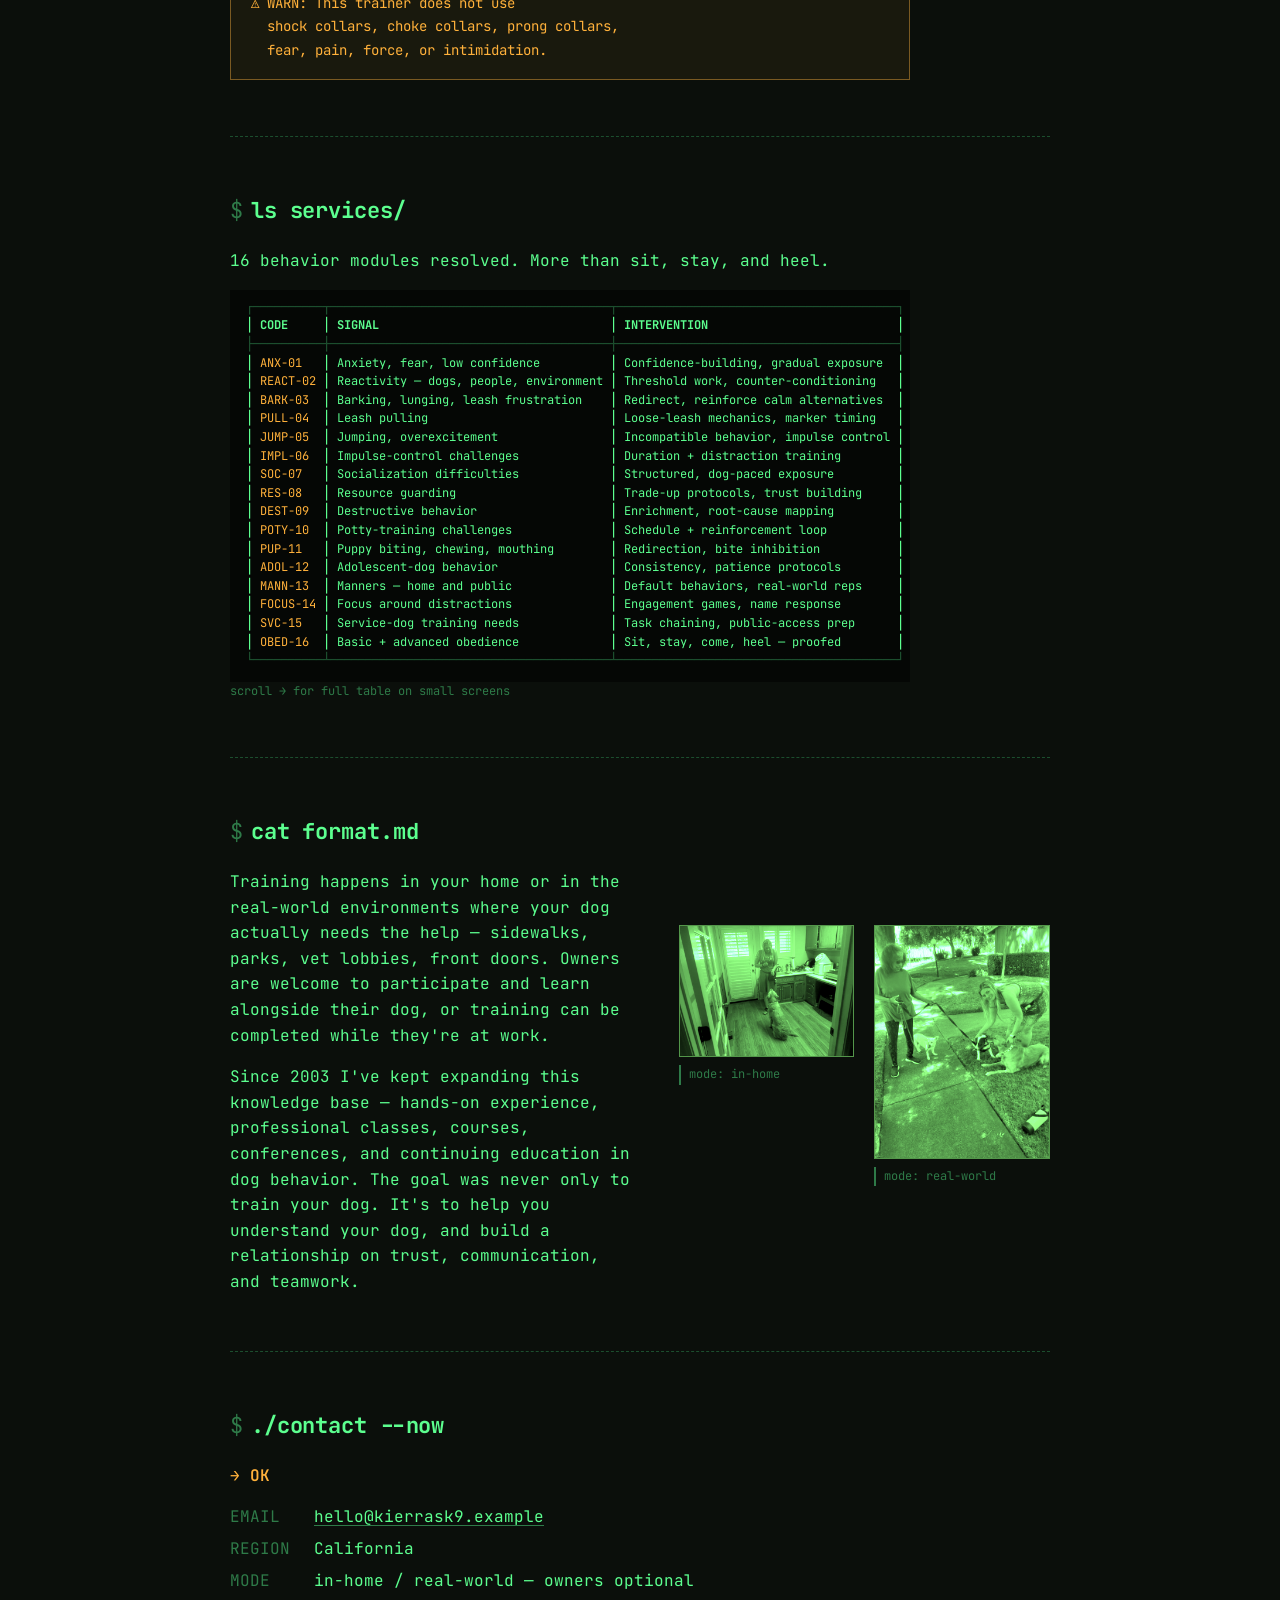
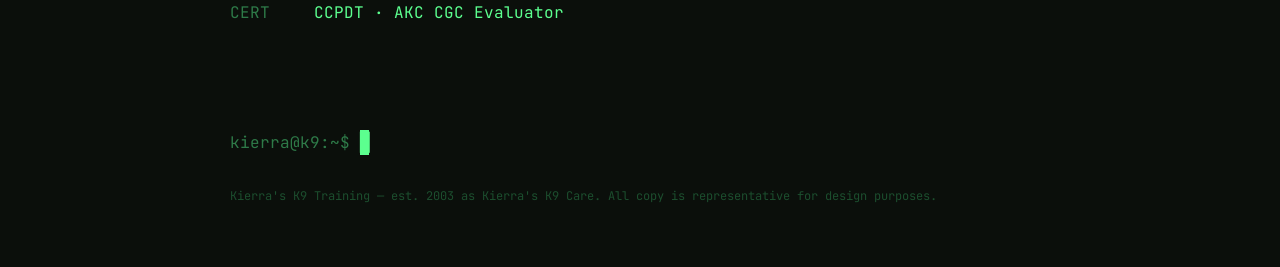
<file: design_10/index.html>
<!doctype html>
<html lang="en">
<head>
<meta charset="UTF-8" />
<meta name="viewport" content="width=device-width, initial-scale=1" />
<title>Kierra's K9 Training — kierra@k9:~$</title>
<meta name="description" content="Kierra's K9 Training — science-based, positive-reinforcement dog training. Behavior work, clicker training, CCPDT + AKC CGC certified. Est. 2003." />
<link rel="preconnect" href="https://fonts.googleapis.com" />
<link rel="preconnect" href="https://fonts.gstatic.com" crossorigin />
<link href="https://fonts.googleapis.com/css2?family=JetBrains+Mono:ital,wght@0,100..800;1,100..800&display=swap" rel="stylesheet" />
<link rel="stylesheet" href="styles.css" />
</head>
<body>

<div class="crt-overlay" aria-hidden="true"></div>

<header class="topbar">
  <div class="chrome-dots" aria-hidden="true"><span></span><span></span><span></span></div>
  <div class="chrome-title">kierra@k9-training — 80×24</div>
  <nav aria-label="section navigation">
    <a href="#about"><span class="key">[a]</span>bout</a>
    <a href="#method"><span class="key">[m]</span>ethod</a>
    <a href="#services"><span class="key">[s]</span>ervices</a>
    <a href="#contact"><span class="key">[c]</span>ontact</a>
  </nav>
</header>

<main>

  <section id="hero" class="section hero">
    <div class="hero-photo-wrap" aria-hidden="true">
      <img src="../assets/IMG_9926.png" alt="" class="phosphor" />
    </div>

    <pre class="ascii-dog" aria-hidden="true">[ 0.001102 ] positive-reinforcement.ko ...... loaded
[ 0.004221 ] clicker-timing.ko ............ loaded
[ 0.006650 ] body-language-parser.ko ...... loaded
[ 0.009873 ] shock-collar.ko .............. BLOCKED
[ 0.009874 ] choke-collar.ko .............. BLOCKED
[ 0.009875 ] prong-collar.ko .............. BLOCKED
[ 0.009876 ] fear-force-intimidation.ko ... BLOCKED
[ 0.014502 ] mounting /home/dog ........... OK</pre>

    <div class="terminal-block" id="heroTerminal">
      <p class="terminal-line">
        <span class="prompt">kierra@k9:~$ </span><span id="cmd1"></span><span class="cursor" id="cur1">█</span>
      </p>
      <div class="terminal-line out" id="out1" hidden>
        Kierra — science-based dog trainer
        <span class="tag">positive reinforcement · clicker training · CCPDT + AKC CGC · est. 2003</span>
      </div>
      <p class="terminal-line">
        <span class="prompt">kierra@k9:~$ </span><span id="cmd2"></span><span class="cursor" id="cur2">█</span>
      </p>
      <p class="terminal-line ok" id="out2" hidden>→ OK</p>
    </div>

    <p class="hero-hint">
      navigate with <span class="key">a</span> <span class="key">m</span> <span class="key">s</span> <span class="key">c</span>
      — or scroll like it's 1987
    </p>
  </section>

  <section id="about" class="section">
    <h2 class="cmd"><span class="prompt-sym">$</span>cat about.md</h2>
    <div class="output">
      <p>
        My journey began in <strong>2003</strong>, when I started this business under the name
        <em>Kierra's K9 Care</em>. As my experience and services grew, it became what it is
        today — <strong>Kierra's K9 Training</strong>: personalized, science-based dog training
        built to strengthen the relationship between dogs and their families.
      </p>
      <p>
        I don't just teach commands — I work to understand <em>why</em> a behavior is happening.
        By reading dog psychology, emotions, body language, environment, and learning history,
        I build an individualized training plan for each dog and family.
      </p>
      <div class="badges">
        <span class="badge">[CCPDT]</span>
        <span class="badge">[AKC-CGC]</span>
      </div>
      <figure class="photo-frame">
        <img class="phosphor" src="../assets/IMG_5205.png" alt="Kierra sitting with a client's golden retriever on a front porch during an in-home session." />
        <figcaption>session log — porch, client residence</figcaption>
      </figure>
    </div>
  </section>

  <section id="method" class="section">
    <h2 class="cmd"><span class="prompt-sym">$</span>man method</h2>
    <div class="output man-page">
      <p><span class="man-h">NAME</span></p>
      <p>kierra — positive, science-based dog trainer</p>

      <p><span class="man-h">DESCRIPTION</span></p>
      <p>
        Methods are built on modern learning science, positive reinforcement, clear
        communication, and trust. Rewards — food, toys, praise, play — are matched to what
        motivates each individual dog.
      </p>
      <p>
        Clicker training marks the exact moment a dog performs the desired behavior. That
        precision removes the guesswork: the dog knows exactly what earned the reward, which
        makes learning faster and genuinely enjoyable.
      </p>
      <p>
        Dogs communicate constantly through posture, facial expression, and movement. Reading
        those signals — comfortable, worried, overstimulated, asking for space — is what lets a
        plan respond to the dog in front of us instead of a generic checklist.
      </p>

      <div class="photo-row">
        <figure class="photo-frame wide">
          <img class="phosphor" src="../assets/IMG_5206.png" alt="Kierra reading a dog's posture and body language during an outdoor session." />
          <figcaption>signal read — pre-cue posture check</figcaption>
        </figure>
        <figure class="photo-frame wide">
          <img class="phosphor" src="../assets/IMG_5207.png" alt="Kierra marking a correct response with a dog in an outdoor training environment." />
          <figcaption>signal read — mark and reward</figcaption>
        </figure>
      </div>

      <div class="warn-block">
        <p>⚠ WARN: This trainer does not use</p>
        <p>&nbsp;&nbsp;shock collars, choke collars, prong collars,</p>
        <p>&nbsp;&nbsp;fear, pain, force, or intimidation.</p>
      </div>
    </div>
  </section>

  <section id="services" class="section">
    <h2 class="cmd"><span class="prompt-sym">$</span>ls services/</h2>
    <div class="output">
      <p>16 behavior modules resolved. More than sit, stay, and heel.</p>
      <div class="table-scroll">
        <div id="behaviorTable" class="ascii-table" role="table" aria-label="Behaviors addressed, mapped to intervention approach"></div>
      </div>
      <p class="table-note">scroll → for full table on small screens</p>
    </div>
  </section>

  <section id="format" class="section">
    <h2 class="cmd"><span class="prompt-sym">$</span>cat format.md</h2>
    <div class="format-grid">
      <div class="output">
        <p>
          Training happens in your home or in the real-world environments where your dog
          actually needs the help — sidewalks, parks, vet lobbies, front doors. Owners are
          welcome to participate and learn alongside their dog, or training can be completed
          while they're at work.
        </p>
        <p>
          Since 2003 I've kept expanding this knowledge base — hands-on experience,
          professional classes, courses, conferences, and continuing education in dog
          behavior. The goal was never only to train your dog. It's to help you understand
          your dog, and build a relationship on trust, communication, and teamwork.
        </p>
      </div>
      <div class="photo-row">
        <figure class="photo-frame wide">
          <img class="phosphor" src="../assets/IMG_5337.png" alt="Kierra training a dog indoors in a client's kitchen." />
          <figcaption>mode: in-home</figcaption>
        </figure>
        <figure class="photo-frame wide">
          <img class="phosphor" src="../assets/IMG_4683.png" alt="Kierra working with multiple dogs and owners outdoors in a real-world environment." />
          <figcaption>mode: real-world</figcaption>
        </figure>
      </div>
    </div>
  </section>

  <section id="contact" class="section">
    <h2 class="cmd"><span class="prompt-sym">$</span>./contact --now</h2>
    <div class="output">
      <p class="terminal-line ok">→ OK</p>
      <dl class="contact-grid">
        <dt>EMAIL</dt>
        <dd><a href="mailto:hello@kierrask9.example">hello@kierrask9.example</a></dd>
        <dt>REGION</dt>
        <dd>California</dd>
        <dt>MODE</dt>
        <dd>in-home / real-world — owners optional</dd>
        <dt>CERT</dt>
        <dd>CCPDT · AKC CGC Evaluator</dd>
      </dl>
    </div>
  </section>

  <footer id="footer" class="section">
    <p class="prompt-end">kierra@k9:~$ <span class="cursor">█</span></p>
    <p class="fine">Kierra's K9 Training — est. 2003 as Kierra's K9 Care. All copy is representative for design purposes.</p>
  </footer>

</main>

<script src="script.js"></script>
</body>
</html>
</file>
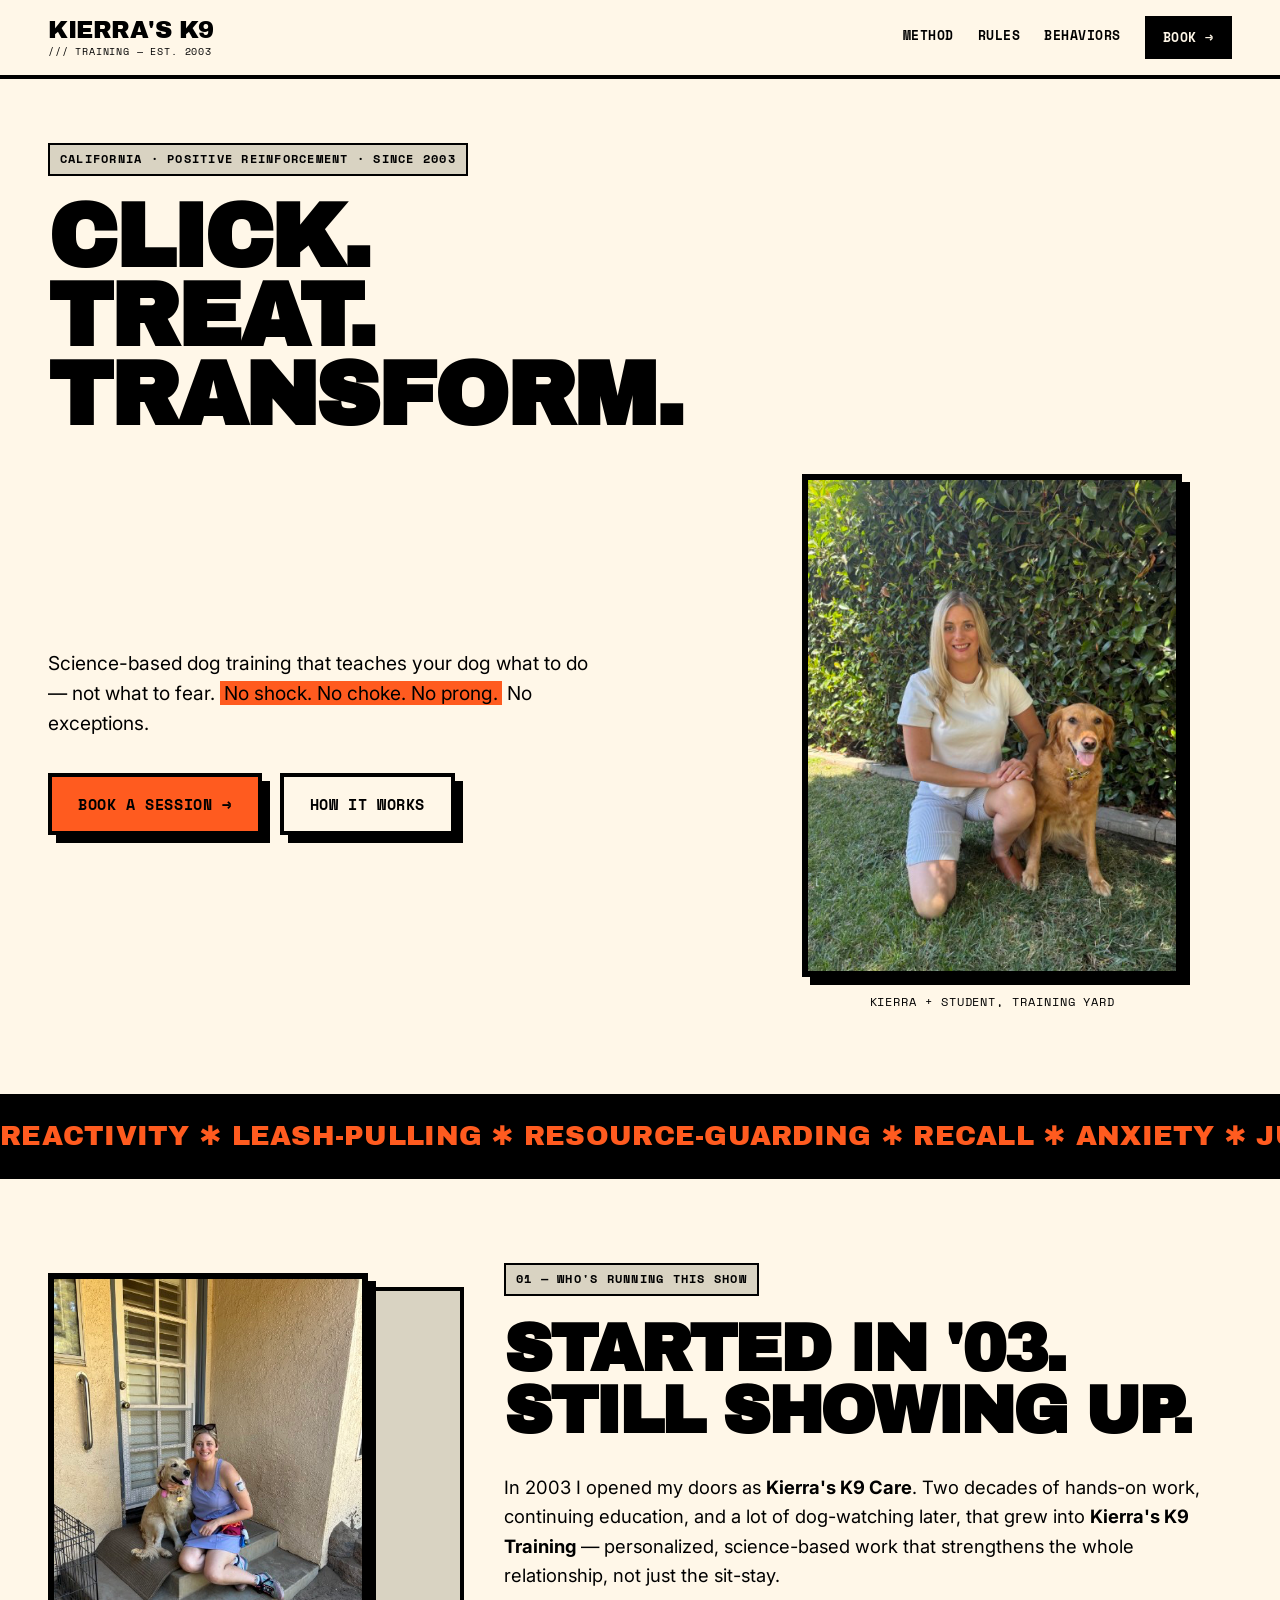
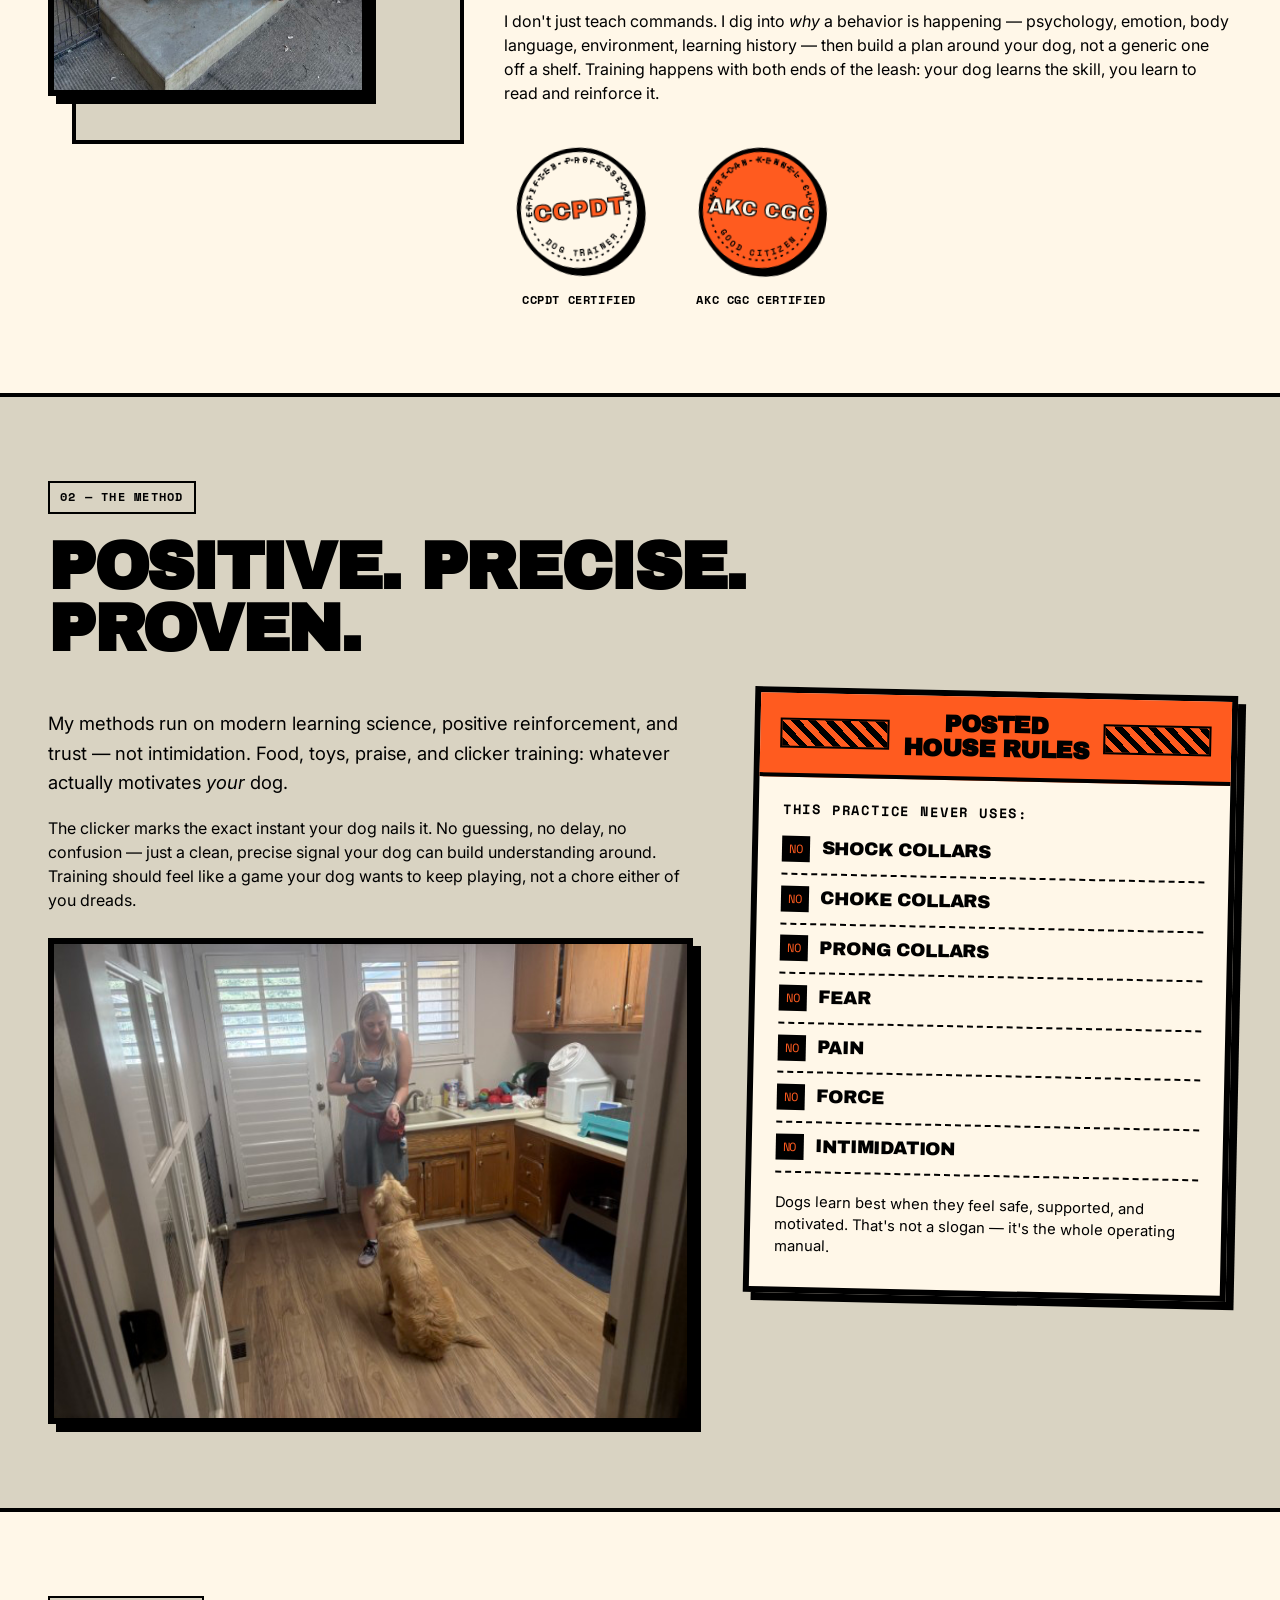
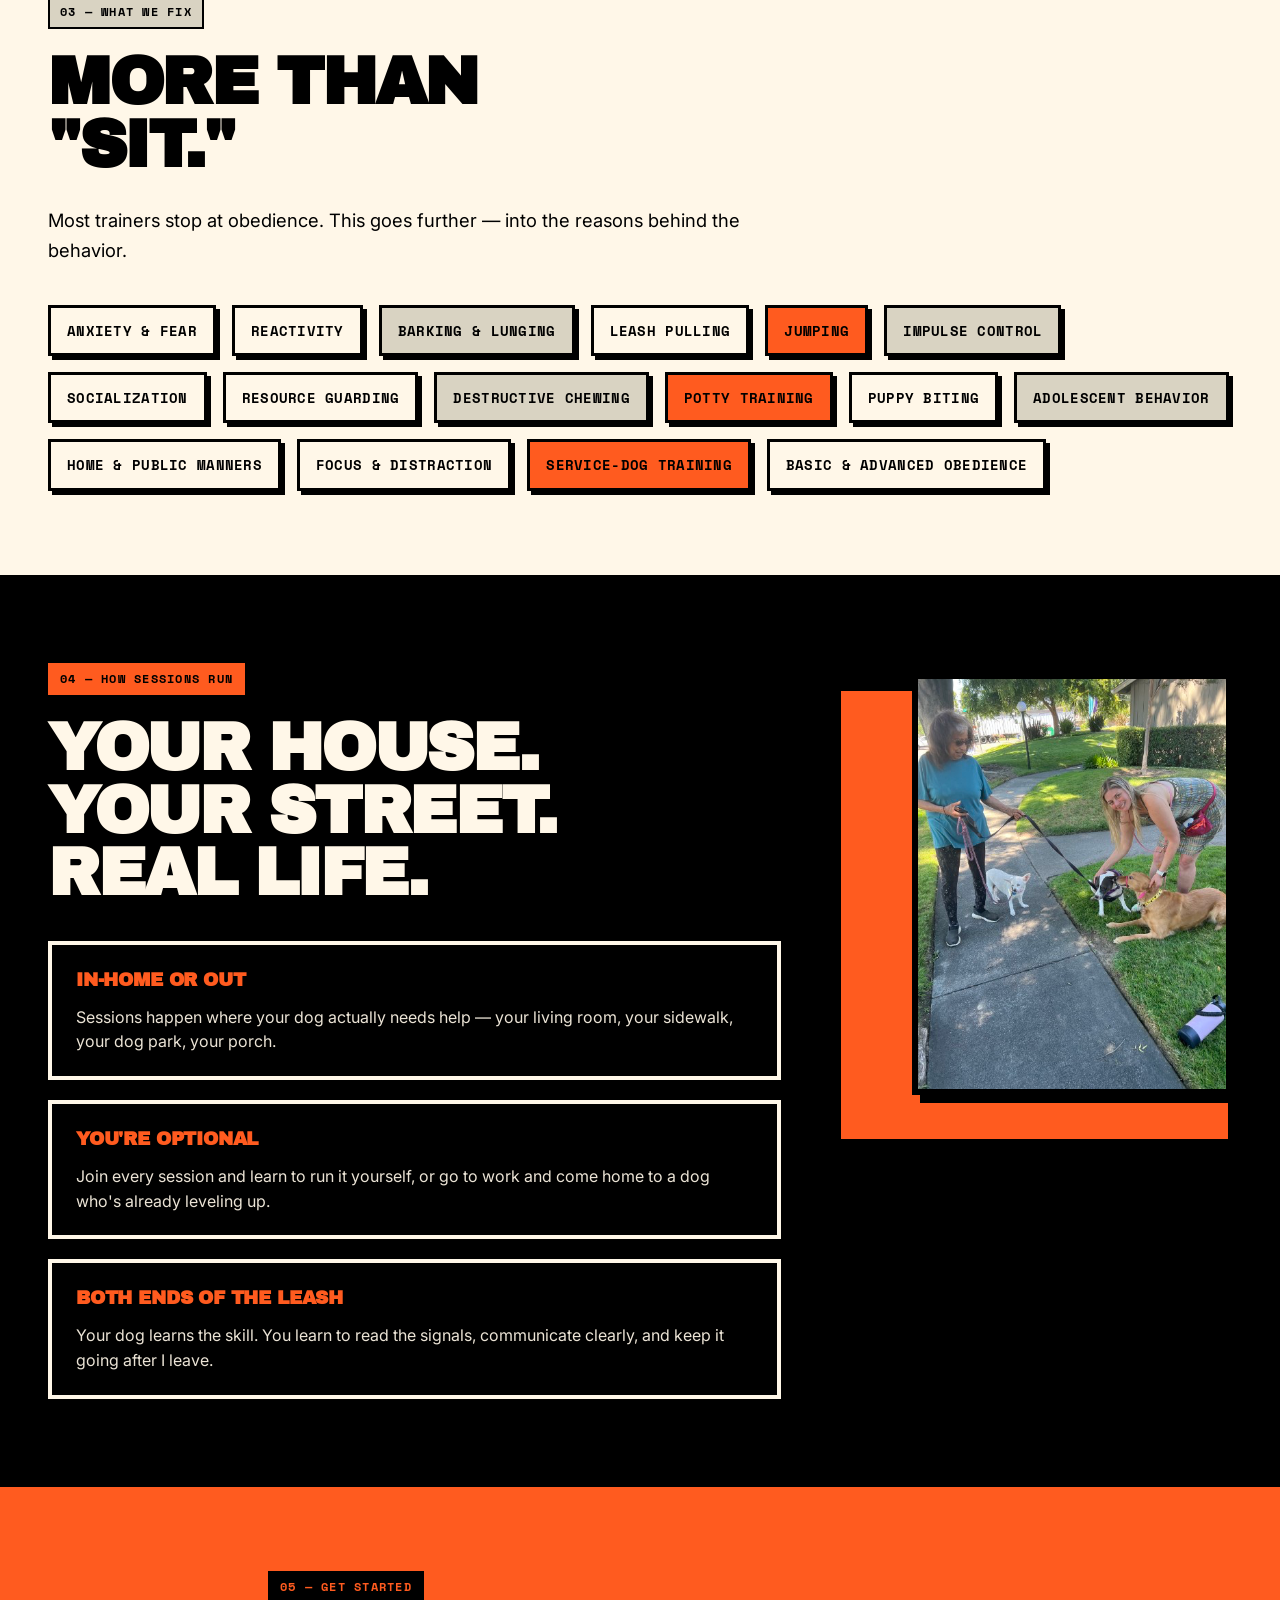
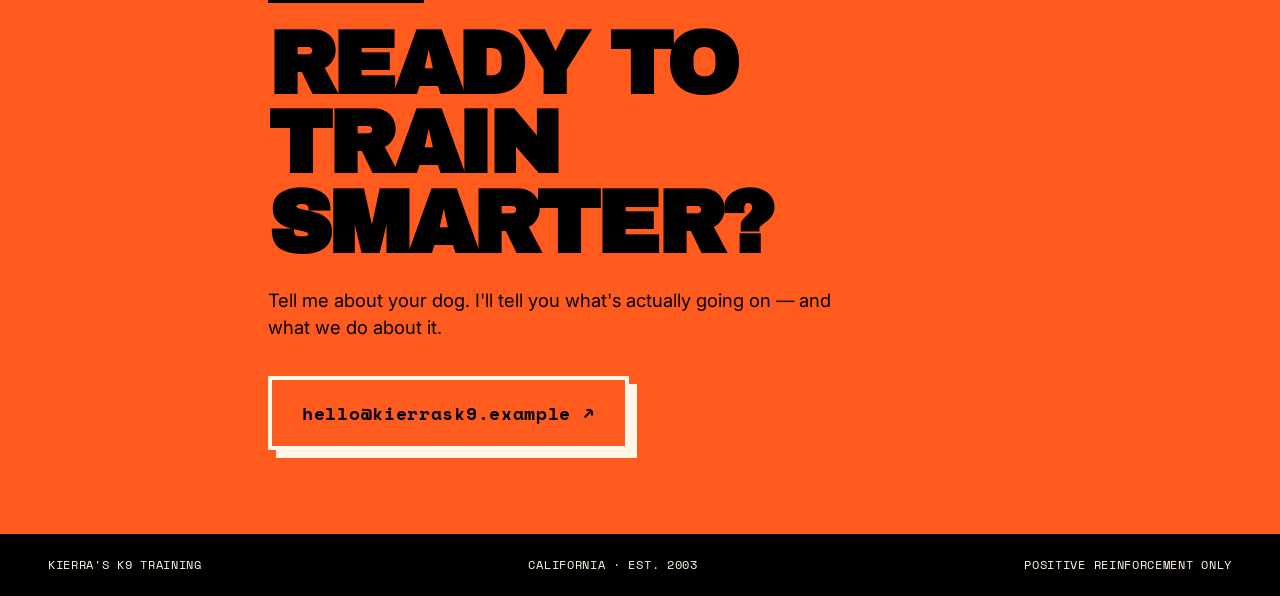
<file: design_2/index.html>
<!doctype html>
<html lang="en">
<head>
<meta charset="UTF-8">
<meta name="viewport" content="width=device-width, initial-scale=1.0">
<title>Kierra's K9 Training — Click. Treat. Transform.</title>
<meta name="description" content="Positive, science-based dog training in California since 2003. No shock. No choke. No prong. No fear. Just clear communication and results.">
<link rel="preconnect" href="https://fonts.googleapis.com">
<link rel="preconnect" href="https://fonts.gstatic.com" crossorigin>
<link href="https://fonts.googleapis.com/css2?family=Archivo+Black&family=Space+Mono:wght@400;700&family=Inter:wght@400;500;600;700;800;900&display=swap" rel="stylesheet">
<link rel="stylesheet" href="style.css">
</head>
<body>

<a class="skip-link" href="#main">Skip to content</a>

<header class="site-header">
  <div class="wrap header-inner">
    <a href="#top" class="wordmark">
      <span class="wordmark-main">KIERRA'S K9</span>
      <span class="wordmark-sub">/// TRAINING — EST. 2003</span>
    </a>
    <nav class="site-nav">
      <a href="#method">METHOD</a>
      <a href="#rules">RULES</a>
      <a href="#behaviors">BEHAVIORS</a>
      <a href="#contact" class="nav-cta">BOOK →</a>
    </nav>
  </div>
</header>

<main id="main">

  <!-- HERO -->
  <section class="hero" id="top">
    <div class="wrap">
      <p class="eyebrow">CALIFORNIA · POSITIVE REINFORCEMENT · SINCE 2003</p>
      <h1 class="hero-headline">CLICK.<br>TREAT.<br>TRANSFORM.</h1>
      <div class="hero-lower">
        <div class="hero-copy">
          <p class="hero-sub">Science-based dog training that teaches your dog what to do — not what to fear. <span class="hl">No shock. No choke. No prong.</span> No exceptions.</p>
          <div class="hero-actions">
            <a href="#contact" class="btn btn-primary">BOOK A SESSION →</a>
            <a href="#method" class="btn btn-ghost">HOW IT WORKS</a>
          </div>
        </div>
        <div class="hero-media">
          <div class="frame frame-lg">
            <img src="../assets/IMG_9926.png" alt="Kierra sitting with a golden retriever beside a sunlit hedge, mid-training session." width="450" height="600">
          </div>
          <p class="frame-caption">KIERRA + STUDENT, TRAINING YARD</p>
        </div>
      </div>
    </div>
  </section>

  <!-- MARQUEE -->
  <div class="marquee-band" aria-label="Behaviors Kierra helps with">
    <div class="marquee-track">
      <span class="marquee-content">REACTIVITY ✱ LEASH-PULLING ✱ RESOURCE-GUARDING ✱ RECALL ✱ ANXIETY ✱ JUMPING ✱ IMPULSE CONTROL ✱ SOCIALIZATION ✱ DESTRUCTIVE CHEWING ✱ POTTY TRAINING ✱ PUPPY BITING ✱ ADOLESCENT CHAOS ✱ HOME MANNERS ✱ FOCUS &amp; DISTRACTION ✱ SERVICE-DOG WORK ✱ OBEDIENCE ✱ BARKING &amp; LUNGING ✱ CONFIDENCE-BUILDING ✱ </span>
      <span class="marquee-content" aria-hidden="true">REACTIVITY ✱ LEASH-PULLING ✱ RESOURCE-GUARDING ✱ RECALL ✱ ANXIETY ✱ JUMPING ✱ IMPULSE CONTROL ✱ SOCIALIZATION ✱ DESTRUCTIVE CHEWING ✱ POTTY TRAINING ✱ PUPPY BITING ✱ ADOLESCENT CHAOS ✱ HOME MANNERS ✱ FOCUS &amp; DISTRACTION ✱ SERVICE-DOG WORK ✱ OBEDIENCE ✱ BARKING &amp; LUNGING ✱ CONFIDENCE-BUILDING ✱ </span>
    </div>
  </div>

  <!-- WHO + CREDENTIALS -->
  <section class="section who" id="who">
    <div class="wrap who-grid">
      <div class="who-media">
        <div class="backing-block"></div>
        <div class="frame frame-md">
          <img src="../assets/IMG_5205.png" alt="Kierra and a golden retriever sitting together on porch steps." width="450" height="600" loading="lazy">
        </div>
      </div>
      <div class="who-copy">
        <p class="eyebrow">01 — WHO'S RUNNING THIS SHOW</p>
        <h2 class="section-title">STARTED IN '03.<br>STILL SHOWING UP.</h2>
        <p class="lead">In 2003 I opened my doors as <strong>Kierra's K9 Care</strong>. Two decades of hands-on work, continuing education, and a lot of dog-watching later, that grew into <strong>Kierra's K9 Training</strong> — personalized, science-based work that strengthens the whole relationship, not just the sit-stay.</p>
        <p>I don't just teach commands. I dig into <em>why</em> a behavior is happening — psychology, emotion, body language, environment, learning history — then build a plan around your dog, not a generic one off a shelf. Training happens with both ends of the leash: your dog learns the skill, you learn to read and reinforce it.</p>
        <div class="badge-row">
          <div class="badge-card">
            <svg viewBox="0 0 160 160" class="stamp" role="img" aria-labelledby="ccpdt-title">
              <title id="ccpdt-title">CCPDT Certified badge</title>
              <circle cx="80" cy="80" r="74" fill="var(--bone)" stroke="var(--jet)" stroke-width="5"/>
              <circle cx="80" cy="80" r="62" fill="none" stroke="var(--jet)" stroke-width="2" stroke-dasharray="3 5"/>
              <path id="ccpdt-arc-top" d="M 22 80 A 58 58 0 0 1 138 80" fill="none"/>
              <text font-family="'Space Mono', monospace" font-size="10.5" font-weight="700" letter-spacing="2" fill="var(--jet)">
                <textPath href="#ccpdt-arc-top" startOffset="50%" text-anchor="middle">CERTIFIED PROFESSIONAL</textPath>
              </text>
              <path id="ccpdt-arc-bot" d="M 30 108 A 58 58 0 0 0 130 108" fill="none"/>
              <text font-family="'Space Mono', monospace" font-size="10.5" font-weight="700" letter-spacing="2" fill="var(--jet)">
                <textPath href="#ccpdt-arc-bot" startOffset="50%" text-anchor="middle">DOG TRAINER</textPath>
              </text>
              <text x="80" y="90" font-family="'Archivo Black', sans-serif" font-size="30" fill="var(--orange)" text-anchor="middle" stroke="var(--jet)" stroke-width="1.5">CCPDT</text>
            </svg>
            <p class="badge-label">CCPDT CERTIFIED</p>
          </div>
          <div class="badge-card">
            <svg viewBox="0 0 160 160" class="stamp" role="img" aria-labelledby="akc-title">
              <title id="akc-title">AKC Canine Good Citizen badge</title>
              <circle cx="80" cy="80" r="74" fill="var(--orange)" stroke="var(--jet)" stroke-width="5"/>
              <circle cx="80" cy="80" r="62" fill="none" stroke="var(--jet)" stroke-width="2" stroke-dasharray="3 5"/>
              <path id="akc-arc-top" d="M 22 80 A 58 58 0 0 1 138 80" fill="none"/>
              <text font-family="'Space Mono', monospace" font-size="10.5" font-weight="700" letter-spacing="2" fill="var(--jet)">
                <textPath href="#akc-arc-top" startOffset="50%" text-anchor="middle">AMERICAN KENNEL CLUB</textPath>
              </text>
              <path id="akc-arc-bot" d="M 30 108 A 58 58 0 0 0 130 108" fill="none"/>
              <text font-family="'Space Mono', monospace" font-size="10.5" font-weight="700" letter-spacing="2" fill="var(--jet)">
                <textPath href="#akc-arc-bot" startOffset="50%" text-anchor="middle">GOOD CITIZEN</textPath>
              </text>
              <text x="80" y="88" font-family="'Archivo Black', sans-serif" font-size="26" fill="var(--bone)" text-anchor="middle" stroke="var(--jet)" stroke-width="1.5">AKC CGC</text>
            </svg>
            <p class="badge-label">AKC CGC CERTIFIED</p>
          </div>
        </div>
      </div>
    </div>
  </section>

  <!-- METHOD -->
  <section class="section method" id="method">
    <div class="wrap">
      <p class="eyebrow">02 — THE METHOD</p>
      <h2 class="section-title">POSITIVE. PRECISE.<br>PROVEN.</h2>
      <div class="method-grid">
        <div class="method-copy">
          <p class="lead">My methods run on modern learning science, positive reinforcement, and trust — not intimidation. Food, toys, praise, and clicker training: whatever actually motivates <em>your</em> dog.</p>
          <p>The clicker marks the exact instant your dog nails it. No guessing, no delay, no confusion — just a clean, precise signal your dog can build understanding around. Training should feel like a game your dog wants to keep playing, not a chore either of you dreads.</p>
          <div class="frame frame-sm method-frame">
            <img src="../assets/IMG_5337.png" alt="Indoor clicker-training session in the kitchen." width="600" height="450" loading="lazy">
          </div>
        </div>
        <aside class="rules-sign" id="rules" aria-label="What Kierra's K9 Training does not use">
          <div class="rules-sign-head">
            <span class="rules-stripe" aria-hidden="true"></span>
            <h3>POSTED<br>HOUSE&nbsp;RULES</h3>
            <span class="rules-stripe" aria-hidden="true"></span>
          </div>
          <p class="rules-intro">THIS PRACTICE NEVER USES:</p>
          <ul class="rules-list">
            <li><span class="no-mark">NO</span> SHOCK COLLARS</li>
            <li><span class="no-mark">NO</span> CHOKE COLLARS</li>
            <li><span class="no-mark">NO</span> PRONG COLLARS</li>
            <li><span class="no-mark">NO</span> FEAR</li>
            <li><span class="no-mark">NO</span> PAIN</li>
            <li><span class="no-mark">NO</span> FORCE</li>
            <li><span class="no-mark">NO</span> INTIMIDATION</li>
          </ul>
          <p class="rules-footer">Dogs learn best when they feel safe, supported, and motivated. That's not a slogan — it's the whole operating manual.</p>
        </aside>
      </div>
    </div>
  </section>

  <!-- BEHAVIORS -->
  <section class="section behaviors" id="behaviors">
    <div class="wrap">
      <p class="eyebrow">03 — WHAT WE FIX</p>
      <h2 class="section-title">MORE THAN<br>"SIT."</h2>
      <p class="lead behaviors-intro">Most trainers stop at obedience. This goes further — into the reasons behind the behavior.</p>
      <ul class="tag-grid">
        <li class="tag">Anxiety &amp; fear</li>
        <li class="tag">Reactivity</li>
        <li class="tag">Barking &amp; lunging</li>
        <li class="tag">Leash pulling</li>
        <li class="tag">Jumping</li>
        <li class="tag">Impulse control</li>
        <li class="tag">Socialization</li>
        <li class="tag">Resource guarding</li>
        <li class="tag">Destructive chewing</li>
        <li class="tag">Potty training</li>
        <li class="tag">Puppy biting</li>
        <li class="tag">Adolescent behavior</li>
        <li class="tag">Home &amp; public manners</li>
        <li class="tag">Focus &amp; distraction</li>
        <li class="tag">Service-dog training</li>
        <li class="tag">Basic &amp; advanced obedience</li>
      </ul>
    </div>
  </section>

  <!-- FORMAT -->
  <section class="section format" id="format">
    <div class="wrap format-grid">
      <div class="format-copy">
        <p class="eyebrow">04 — HOW SESSIONS RUN</p>
        <h2 class="section-title">YOUR HOUSE.<br>YOUR STREET.<br>REAL LIFE.</h2>
        <div class="format-cards">
          <div class="format-card">
            <h3>IN-HOME OR OUT</h3>
            <p>Sessions happen where your dog actually needs help — your living room, your sidewalk, your dog park, your porch.</p>
          </div>
          <div class="format-card">
            <h3>YOU'RE OPTIONAL</h3>
            <p>Join every session and learn to run it yourself, or go to work and come home to a dog who's already leveling up.</p>
          </div>
          <div class="format-card">
            <h3>BOTH ENDS OF THE LEASH</h3>
            <p>Your dog learns the skill. You learn to read the signals, communicate clearly, and keep it going after I leave.</p>
          </div>
        </div>
      </div>
      <div class="format-media">
        <div class="backing-block backing-orange"></div>
        <div class="frame frame-md">
          <img src="../assets/IMG_4683.png" alt="Group walk with three dogs on a sidewalk, a real-world training environment." width="450" height="600" loading="lazy">
        </div>
      </div>
    </div>
  </section>

  <!-- CONTACT -->
  <section class="section contact" id="contact">
    <div class="wrap contact-inner">
      <p class="eyebrow eyebrow-invert">05 — GET STARTED</p>
      <h2 class="contact-headline">READY TO<br>TRAIN SMARTER?</h2>
      <p class="contact-sub">Tell me about your dog. I'll tell you what's actually going on — and what we do about it.</p>
      <a href="mailto:hello@kierrask9.example" class="btn btn-invert">hello@kierrask9.example ↗</a>
    </div>
  </section>

</main>

<footer class="site-footer">
  <div class="wrap footer-inner">
    <span>KIERRA'S K9 TRAINING</span>
    <span>CALIFORNIA · EST. 2003</span>
    <span>POSITIVE REINFORCEMENT ONLY</span>
  </div>
</footer>

<script src="script.js"></script>
</body>
</html>
</file>
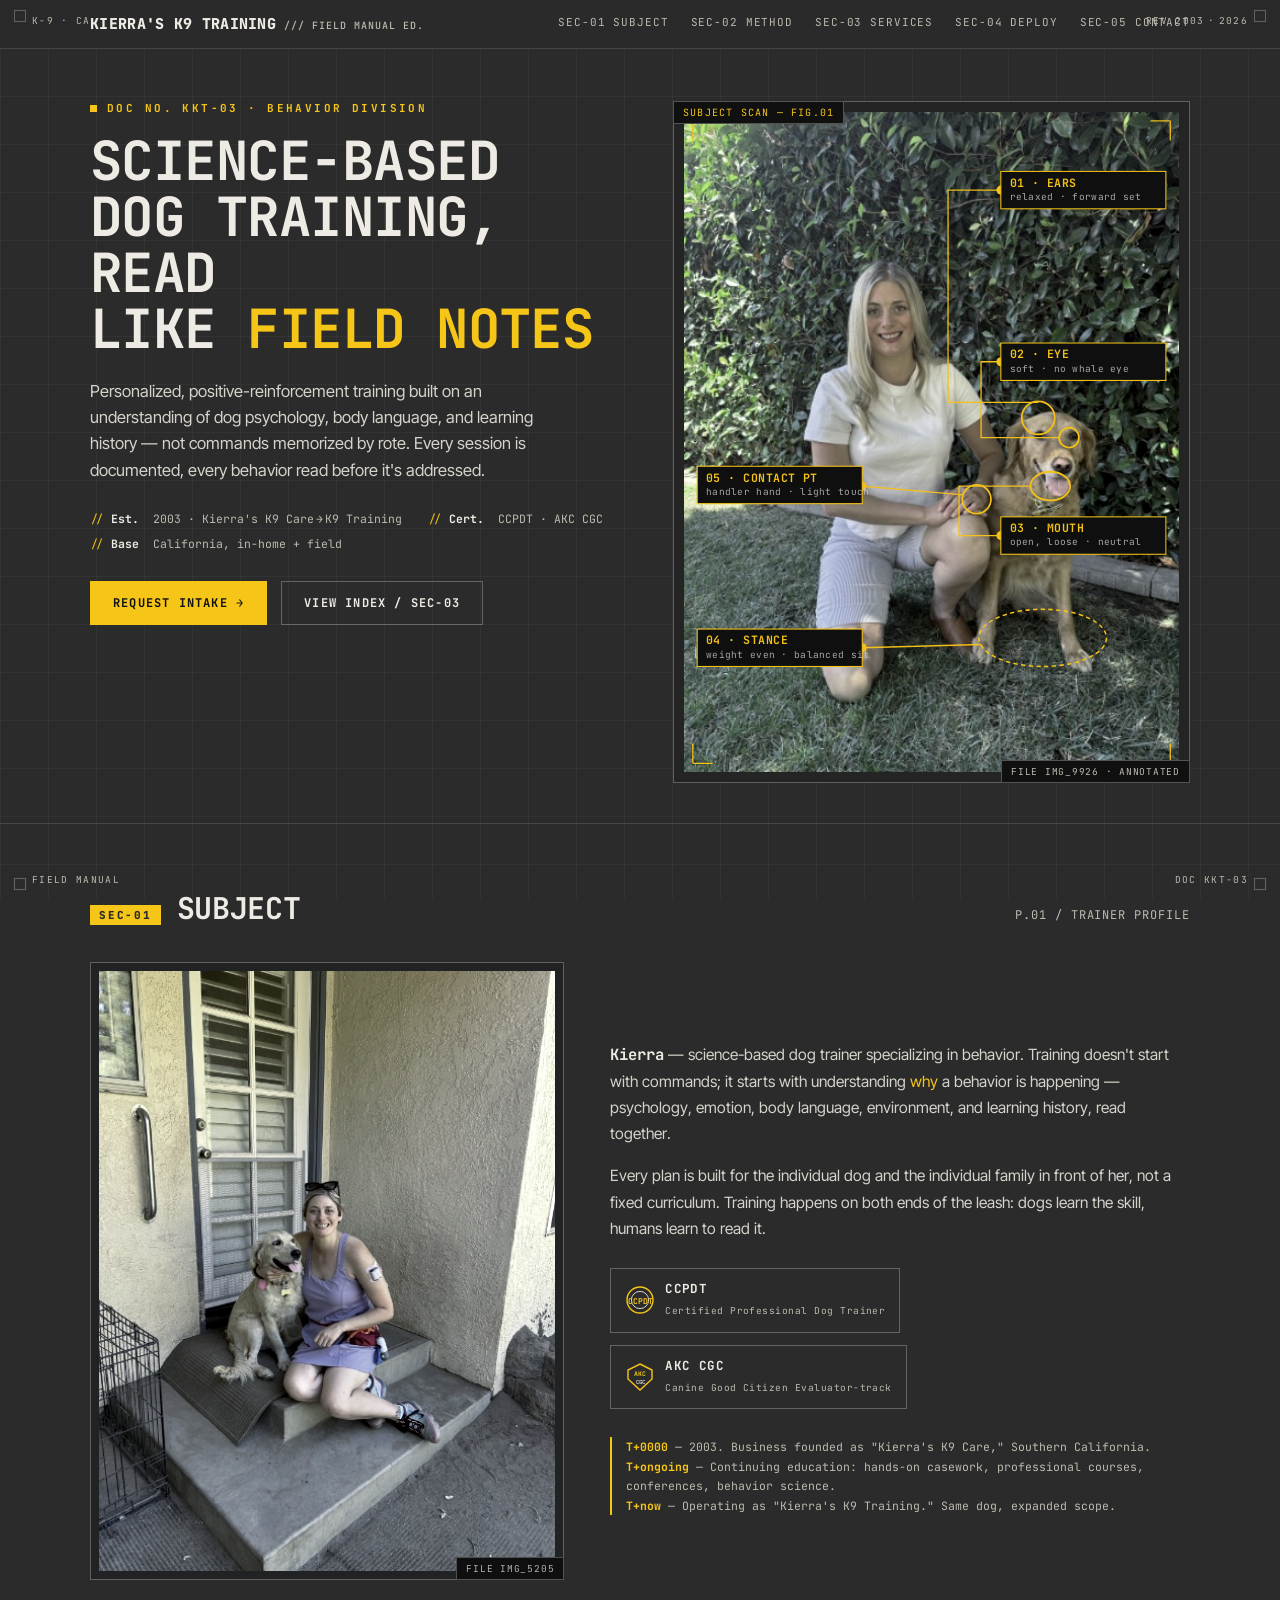
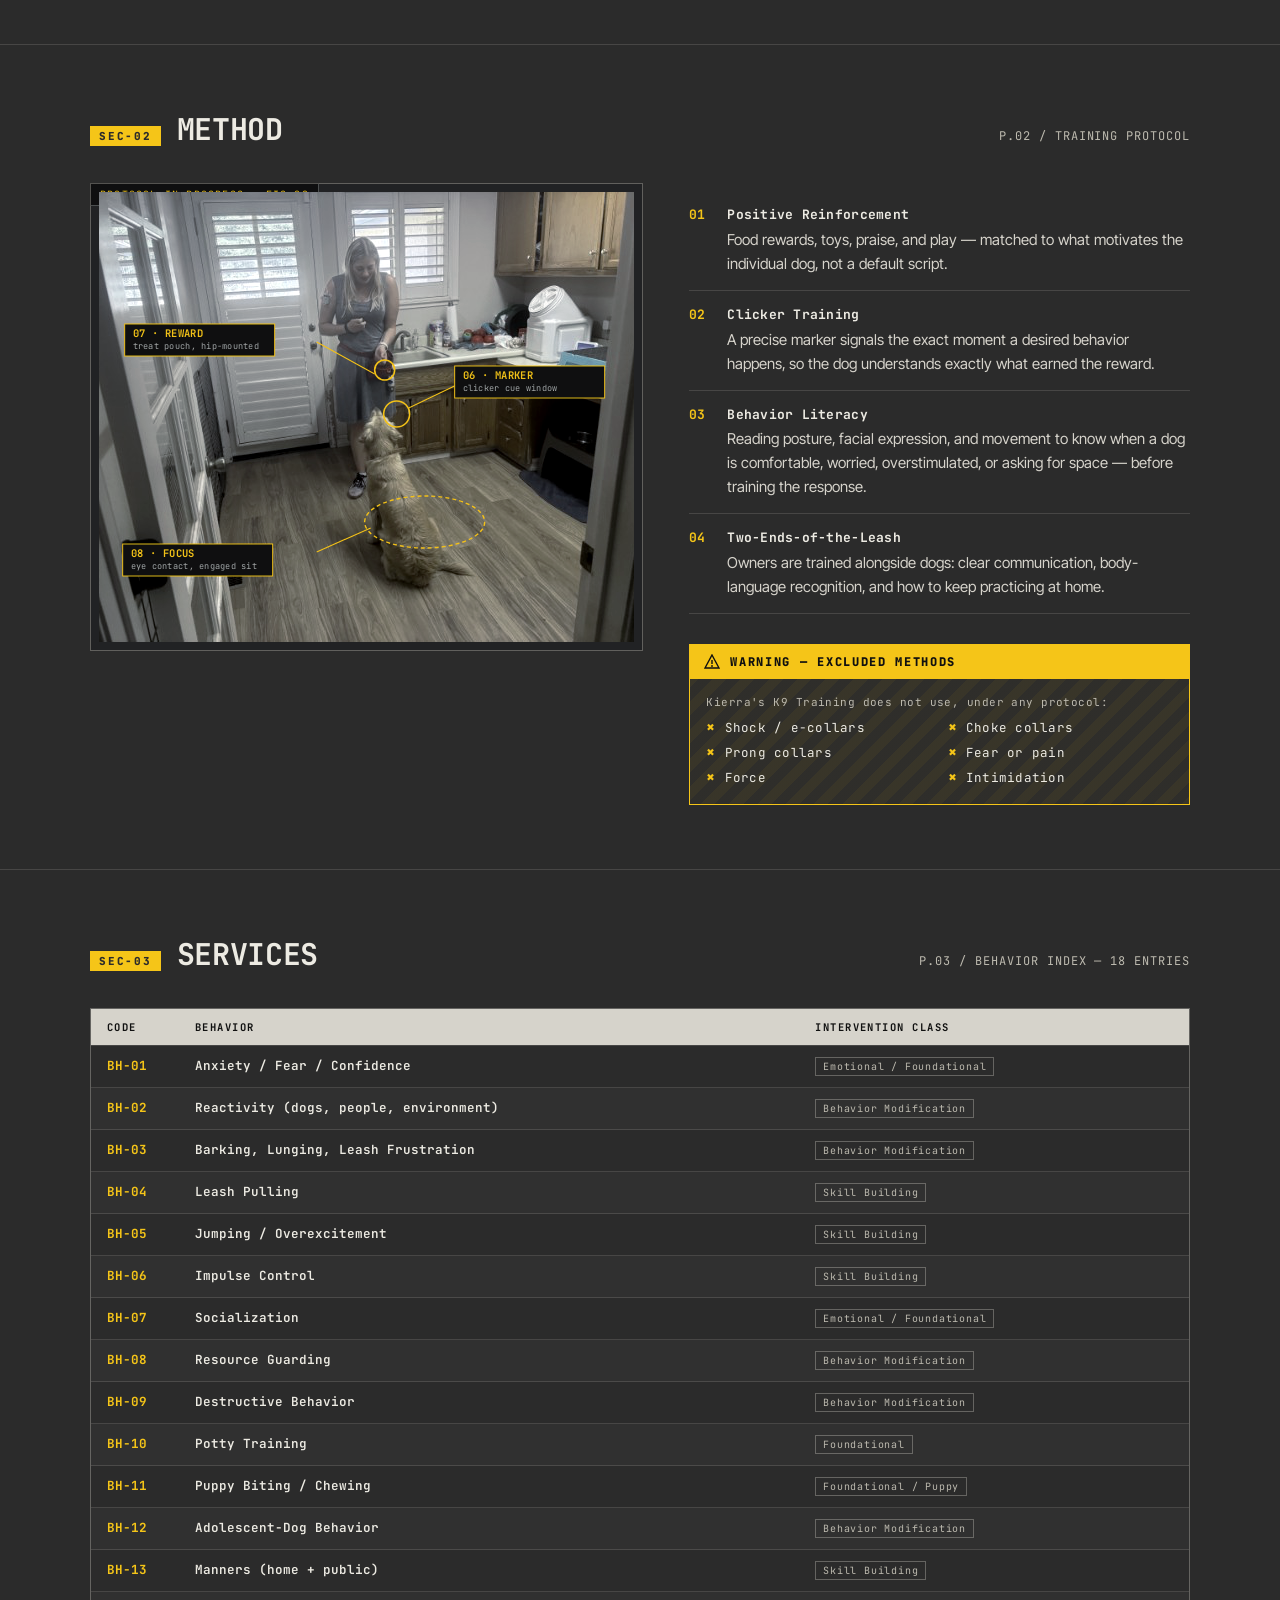
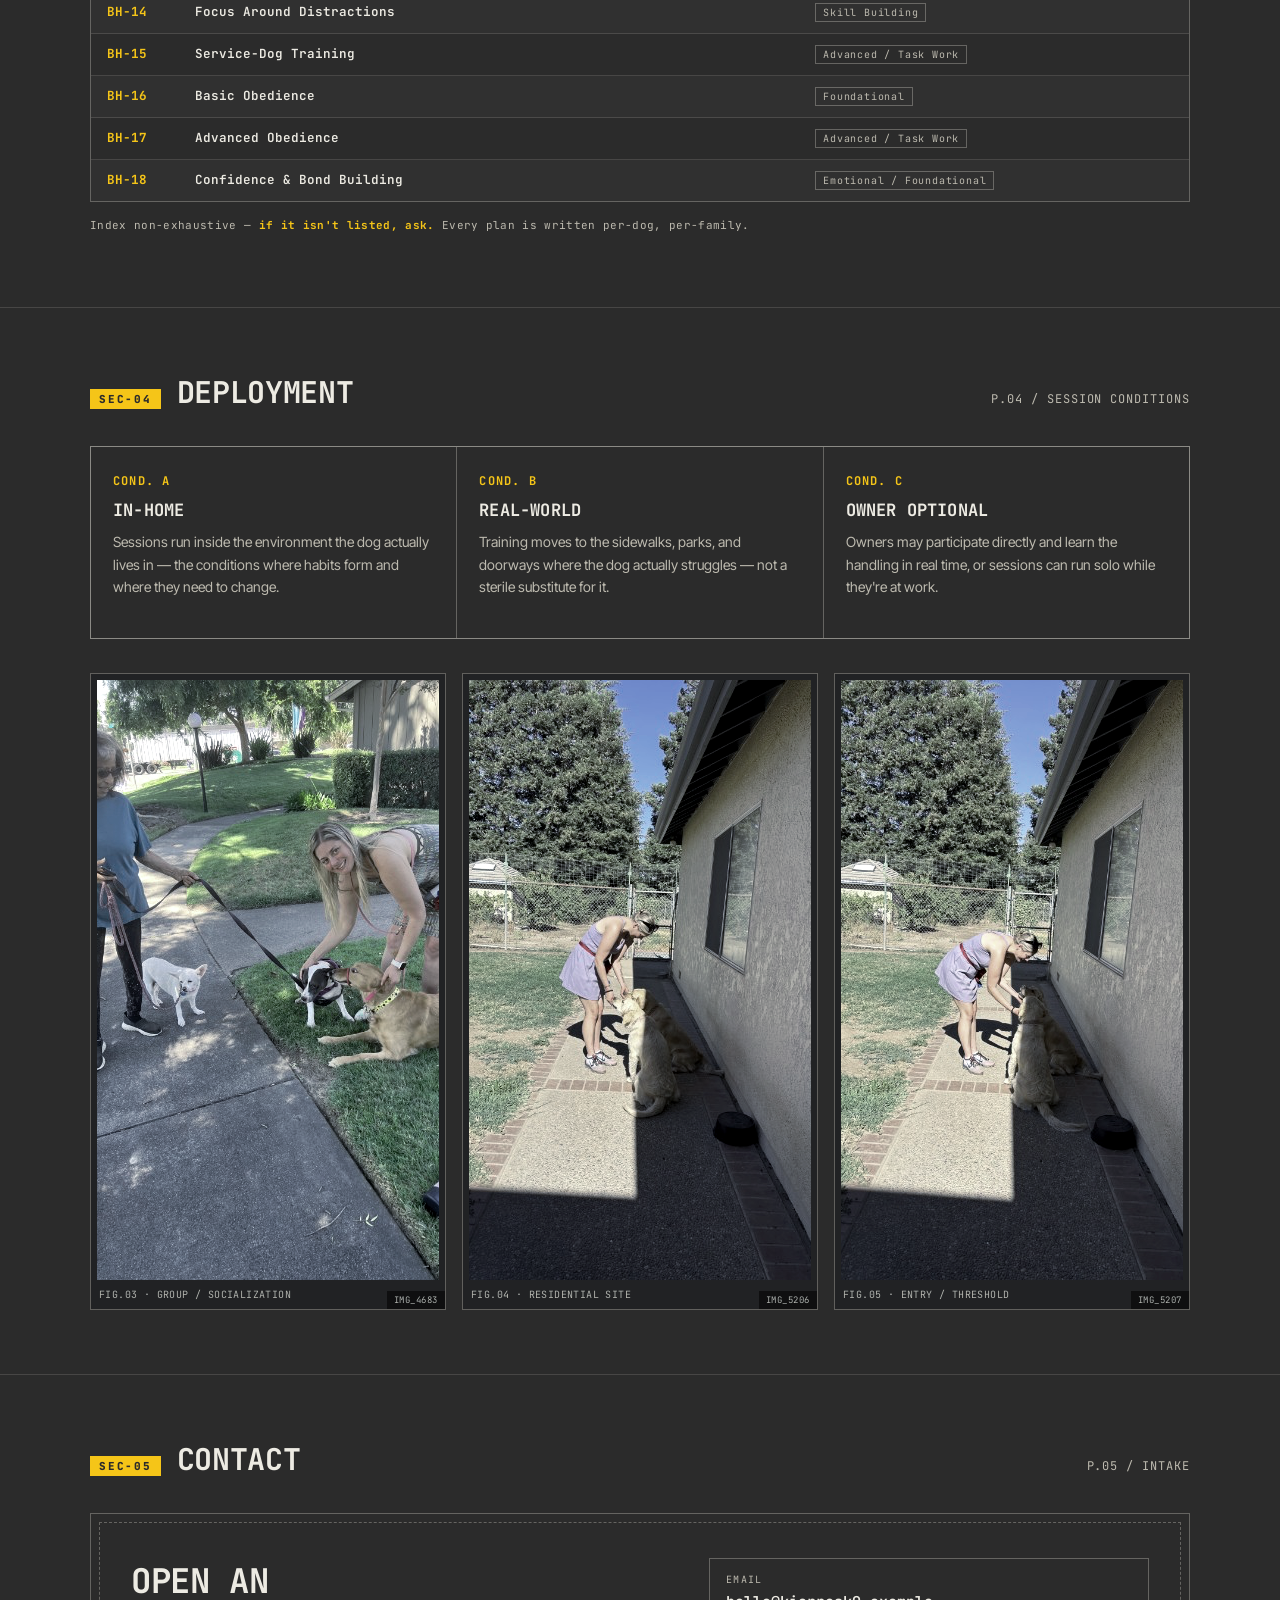
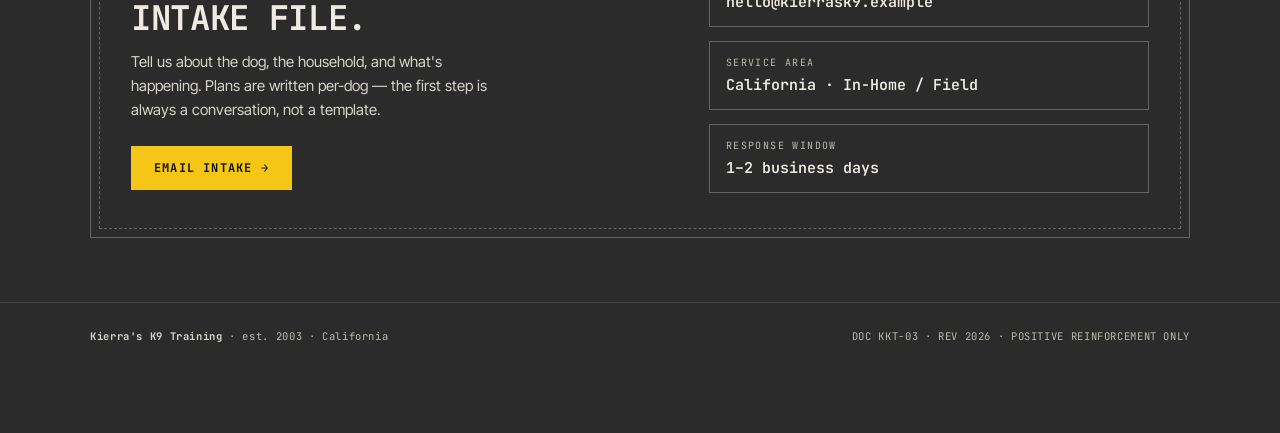
<file: design_3/index.html>
<!doctype html>
<html lang="en">
<head>
<meta charset="UTF-8">
<meta name="viewport" content="width=device-width, initial-scale=1.0">
<title>Kierra's K9 Training — Field Manual</title>
<meta name="description" content="Science-based dog training. In-home and real-world sessions. Positive reinforcement only. Est. 2003, California.">
<link rel="preconnect" href="https://fonts.googleapis.com">
<link rel="preconnect" href="https://fonts.gstatic.com" crossorigin>
<link href="https://fonts.googleapis.com/css2?family=JetBrains+Mono:wght@400;500;700;800&family=Inter+Tight:wght@400;500;600;700;800&display=swap" rel="stylesheet">
<style>
  :root{
    --concrete:#2B2B2B;
    --concrete-2:#242424;
    --concrete-3:#333230;
    --steel:#D6D3CB;
    --steel-dim:#bdbaaf;
    --safety:#F5C518;
    --ink:#101010;
    --paper:#EDEBE3;
    --line: rgba(214,211,203,0.16);
    --line-strong: rgba(214,211,203,0.34);
    --mono: 'JetBrains Mono', ui-monospace, 'SF Mono', Consolas, monospace;
    --sans: 'Inter Tight', system-ui, -apple-system, 'Segoe UI', sans-serif;
  }

  *,*::before,*::after{ box-sizing: border-box; }
  html{ background: var(--concrete); }
  body{
    margin:0;
    background: var(--concrete);
    color: var(--steel);
    font-family: var(--sans);
    font-variant-numeric: tabular-nums;
    -webkit-font-smoothing: antialiased;
    position: relative;
  }

  img{ max-width:100%; display:block; }

  /* ---------- grid overlay (behind everything) ---------- */
  .grid-overlay{
    position: fixed;
    inset:0;
    pointer-events:none;
    z-index: 1;
    background-image:
      repeating-linear-gradient(to right, rgba(214,211,203,0.05) 0, rgba(214,211,203,0.05) 1px, transparent 1px, transparent 48px),
      repeating-linear-gradient(to bottom, rgba(214,211,203,0.05) 0, rgba(214,211,203,0.05) 1px, transparent 1px, transparent 48px);
  }

  /* ---------- corner marks ---------- */
  .corner-marks{
    position: fixed;
    inset: 14px;
    pointer-events:none;
    z-index: 40;
  }
  .corner-marks span{
    position:absolute;
    font-family: var(--mono);
    font-size: 9.5px;
    letter-spacing: 0.14em;
    color: var(--steel-dim);
    text-transform: uppercase;
    white-space:nowrap;
  }
  .corner-marks span::before{
    content:"";
    position:absolute;
    width:12px; height:12px;
    border: 1px solid var(--line-strong);
  }
  .cm-tl{ top:0; left:0; padding-left:18px; }
  .cm-tl::before{ top:-4px; left:0; border-right:none; border-bottom:none; }
  .cm-tr{ top:0; right:0; padding-right:18px; text-align:right; }
  .cm-tr::before{ top:-4px; right:0; border-left:none; border-bottom:none; }
  .cm-bl{ bottom:0; left:0; padding-left:18px; }
  .cm-bl::before{ bottom:-4px; left:0; border-right:none; border-top:none; }
  .cm-br{ bottom:0; right:0; padding-right:18px; text-align:right; }
  .cm-br::before{ bottom:-4px; right:0; border-left:none; border-top:none; }

  @media (max-width: 640px){
    .corner-marks{ inset: 8px; }
    .corner-marks span{ font-size: 7.5px; letter-spacing: 0.1em; }
    .cm-tl, .cm-tr{ top: 46px; }
  }

  /* ---------- layout shell ---------- */
  .sheet{
    position: relative;
    z-index: 2;
    max-width: 1180px;
    margin: 0 auto;
    padding: 0 40px;
  }
  @media (max-width: 900px){ .sheet{ padding: 0 22px; } }

  /* ---------- eyebrow / labels ---------- */
  .eyebrow{
    font-family: var(--mono);
    font-size: 11px;
    letter-spacing: 0.22em;
    text-transform: uppercase;
    color: var(--safety);
    display:flex;
    align-items:center;
    gap:10px;
    font-weight:700;
  }
  .eyebrow::before{
    content:"";
    width:7px; height:7px;
    background: var(--safety);
    display:inline-block;
    flex:none;
  }

  h1,h2,h3{ font-family: var(--mono); margin:0; color: var(--paper); letter-spacing:-0.01em; }

  .sec-tag{
    font-family: var(--mono);
    font-size: 11px;
    letter-spacing: 0.16em;
    color: var(--concrete);
    background: var(--safety);
    padding: 3px 9px;
    font-weight:800;
    display:inline-block;
  }

  /* ================= HEADER ================= */
  header.top{
    position: sticky; top:0; z-index: 30;
    background: rgba(43,43,43,0.92);
    backdrop-filter: blur(6px);
    border-bottom: 1px solid var(--line);
    padding: 14px 0;
  }
  .top-row{
    display:flex; align-items:center; justify-content: space-between;
    gap: 16px;
  }
  .callsign{
    font-family: var(--mono);
    font-weight: 800;
    font-size: 15px;
    color: var(--paper);
    letter-spacing: 0.02em;
    display:flex; align-items:baseline; gap:8px;
  }
  .callsign small{
    font-weight:500; font-size:10px; color: var(--steel-dim); letter-spacing:0.1em;
  }
  nav.top-nav{
    display:flex; gap: 22px;
    font-family: var(--mono);
    font-size: 11px;
    letter-spacing: 0.08em;
    text-transform: uppercase;
  }
  nav.top-nav a{ color: var(--steel-dim); text-decoration:none; border-bottom:1px solid transparent; padding-bottom:3px; }
  nav.top-nav a:hover{ color: var(--safety); border-bottom-color: var(--safety); }
  @media (max-width: 760px){ nav.top-nav{ display:none; } }

  /* ================= HERO ================= */
  .hero{
    padding: 56px 0 40px;
    position: relative;
  }
  .hero-grid{
    display:grid;
    grid-template-columns: 1.05fr 1fr;
    gap: 40px;
    align-items: start;
  }
  @media (max-width: 900px){
    .hero-grid{ grid-template-columns: 1fr; }
  }

  .hero-copy .eyebrow{ margin-bottom: 18px; }
  .hero h1{
    font-size: clamp(34px, 5vw, 54px);
    line-height: 1.04;
    text-transform: uppercase;
  }
  .hero h1 em{
    font-style: normal;
    color: var(--safety);
  }
  .hero-sub{
    font-family: var(--sans);
    color: var(--steel);
    font-size: 16.5px;
    line-height: 1.6;
    max-width: 46ch;
    margin-top: 20px;
  }
  .hero-meta{
    margin-top: 28px;
    display:flex; flex-wrap:wrap; gap: 10px 26px;
    font-family: var(--mono);
    font-size: 11.5px;
    color: var(--steel-dim);
  }
  .hero-meta b{ color: var(--paper); font-weight:700; }
  .hero-meta span{ display:flex; align-items:center; gap:7px; }
  .hero-meta span::before{ content:"//"; color: var(--safety); }

  .hero-ctas{ margin-top: 30px; display:flex; gap: 14px; flex-wrap:wrap; }
  .btn{
    font-family: var(--mono);
    font-size: 12px;
    letter-spacing: 0.1em;
    text-transform: uppercase;
    padding: 13px 22px;
    text-decoration:none;
    font-weight:700;
    border: 1px solid var(--line-strong);
    display:inline-flex; align-items:center; gap:10px;
  }
  .btn-primary{ background: var(--safety); color: var(--ink); border-color: var(--safety); }
  .btn-primary:hover{ background:#ffd943; }
  .btn-ghost{ color: var(--paper); }
  .btn-ghost:hover{ border-color: var(--paper); }

  /* --- annotated photo --- */
  .annot-frame{
    position: relative;
    border: 1px solid var(--line-strong);
    background: var(--concrete-2);
    padding: 10px;
  }
  .annot-frame .frame-label{
    position:absolute; top: -1px; left: -1px;
    background: var(--ink);
    color: var(--safety);
    font-family: var(--mono);
    font-size: 10px;
    letter-spacing: 0.12em;
    padding: 4px 9px;
    border: 1px solid var(--line-strong);
    z-index: 5;
  }
  .annot-frame .frame-id{
    position:absolute; bottom:-1px; right:-1px;
    background: var(--ink);
    color: var(--steel-dim);
    font-family: var(--mono);
    font-size: 9.5px;
    letter-spacing: 0.08em;
    padding: 4px 9px;
    border: 1px solid var(--line-strong);
    z-index: 5;
  }
  .photo-box{
    position: relative;
    overflow: hidden;
    line-height:0;
  }
  .photo-box img{
    width: 100%; height: 100%;
    object-fit: cover;
    filter: grayscale(0.5) saturate(0.86) contrast(1.08) brightness(1) hue-rotate(14deg);
  }
  /* blueprint blue-shift wash: cool cast over shadows without turning skin green */
  .photo-box::after, .subject-photo::after, .method-photo::after, .thumb::after{
    content:"";
    position:absolute; inset:0;
    background: rgba(46,78,110,0.16);
    mix-blend-mode: overlay;
    pointer-events:none;
  }
  .photo-box svg{
    position:absolute; inset:0;
    width:100%; height:100%;
  }
  .callout-text{
    font-family: var(--mono);
  }
  .callout-tag{
    font-size: 10.5px;
    font-weight: 700;
    letter-spacing: 0.04em;
  }
  .callout-sub{
    font-size: 8.6px;
    letter-spacing: 0.03em;
    opacity: 0.82;
  }

  /* ================= SECTION SCAFFOLD ================= */
  section{
    position: relative;
    padding: 64px 0;
    border-top: 1px solid var(--line);
  }
  .sec-head{
    display:flex; align-items:baseline; gap: 16px; flex-wrap:wrap;
    margin-bottom: 34px;
  }
  .sec-head h2{
    font-size: clamp(22px, 3vw, 30px);
    text-transform: uppercase;
  }
  .sec-index{
    font-family: var(--mono);
    font-size: 12px;
    color: var(--steel-dim);
    margin-left: auto;
    letter-spacing: 0.08em;
  }

  /* ---- SEC-01 SUBJECT ---- */
  .subject-grid{
    display:grid;
    grid-template-columns: 0.9fr 1.1fr;
    gap: 46px;
    align-items: center;
  }
  @media (max-width: 900px){ .subject-grid{ grid-template-columns:1fr; } }
  .subject-copy p{ line-height: 1.7; font-size: 15.5px; color: var(--steel); }
  .subject-copy p + p{ margin-top: 14px; }

  .cred-row{
    display:flex; gap: 12px; margin-top: 26px; flex-wrap: wrap;
  }
  .cred-badge{
    border: 1px solid var(--line-strong);
    padding: 12px 14px;
    display:flex; align-items:center; gap: 10px;
    min-width: 168px;
  }
  .cred-badge .badge-icon{ flex:none; }
  .cred-badge .badge-text{ font-family: var(--mono); line-height:1.35; }
  .cred-badge .badge-text b{ display:block; font-size: 12.5px; color: var(--paper); letter-spacing:0.03em; }
  .cred-badge .badge-text small{ font-size: 9.5px; color: var(--steel-dim); letter-spacing:0.05em; }

  .timestamp-block{
    margin-top: 28px;
    font-family: var(--mono);
    font-size: 11.5px;
    color: var(--steel-dim);
    border-left: 2px solid var(--safety);
    padding-left: 14px;
    line-height: 1.7;
  }
  .timestamp-block b{ color: var(--safety); }

  .subject-photo{
    position: relative;
    border: 1px solid var(--line-strong);
    padding: 8px;
    background: var(--concrete-2);
  }
  .subject-photo img{
    width:100%; aspect-ratio: 3/4; object-fit: cover;
    filter: grayscale(0.5) saturate(0.86) contrast(1.08) brightness(1) hue-rotate(14deg);
  }
  .subject-photo .frame-id{
    position:absolute; bottom: -1px; right:-1px;
    background: var(--ink); color: var(--steel-dim);
    font-family: var(--mono); font-size: 9.5px; letter-spacing:0.08em;
    padding: 4px 9px; border:1px solid var(--line-strong);
  }

  /* ---- SEC-02 METHOD ---- */
  .method-grid{
    display:grid;
    grid-template-columns: 1.05fr 0.95fr;
    gap: 46px;
  }
  @media (max-width: 900px){ .method-grid{ grid-template-columns:1fr; } }

  .method-photo{
    position: relative;
    border: 1px solid var(--line-strong);
    padding: 8px;
    background: var(--concrete-2);
  }
  .method-photo img{
    width:100%; aspect-ratio: 4/3.1; object-fit: cover; object-position: 60% 40%;
    filter: grayscale(0.5) saturate(0.86) contrast(1.08) brightness(1) hue-rotate(14deg);
  }
  .method-photo .frame-label{
    position:absolute; top: -1px; left: -1px;
    background: var(--ink); color: var(--safety);
    font-family: var(--mono); font-size: 10px; letter-spacing:0.12em;
    padding: 4px 9px; border:1px solid var(--line-strong);
  }
  .method-photo svg{ position:absolute; inset:8px; width:calc(100% - 16px); height:calc(100% - 16px); pointer-events:none; }

  .method-list{ list-style:none; margin: 22px 0 0; padding:0; display:grid; gap: 14px; }
  .method-list li{
    display:grid; grid-template-columns: 26px 1fr; gap: 12px;
    font-size: 15px; line-height:1.6; color: var(--steel);
    padding-bottom: 14px; border-bottom: 1px solid var(--line);
  }
  .method-list li b{ color: var(--paper); display:block; font-family: var(--mono); font-size:13px; letter-spacing:0.02em; margin-bottom:2px; }
  .method-list .num{ font-family: var(--mono); color: var(--safety); font-weight:700; font-size:13px; }

  .warning-block{
    margin-top: 30px;
    border: 1px solid var(--safety);
    background: repeating-linear-gradient(135deg, rgba(245,197,24,0.07) 0 10px, rgba(245,197,24,0.02) 10px 20px);
  }
  .warning-head{
    background: var(--safety);
    color: var(--ink);
    font-family: var(--mono);
    font-weight: 800;
    font-size: 12px;
    letter-spacing: 0.14em;
    padding: 9px 14px;
    display:flex; align-items:center; gap:10px;
  }
  .warning-head svg{ flex:none; }
  .warning-body{ padding: 16px 16px 18px; }
  .warning-body p{
    font-family: var(--mono);
    font-size: 11px;
    color: var(--steel-dim);
    letter-spacing: 0.04em;
    margin: 0 0 10px;
  }
  .exclusion-list{
    list-style:none; margin:0; padding:0;
    display:grid; grid-template-columns: 1fr 1fr; gap: 8px 16px;
  }
  @media (max-width: 480px){ .exclusion-list{ grid-template-columns: 1fr; } }
  .exclusion-list li{
    font-family: var(--mono);
    font-size: 12.5px;
    color: var(--paper);
    display:flex; align-items:center; gap:9px;
    letter-spacing: 0.02em;
  }
  .exclusion-list li::before{
    content:"×";
    color: var(--safety);
    font-weight:800;
    font-size: 15px;
    line-height:1;
  }

  /* ---- SEC-03 SERVICES / index table ---- */
  .table-wrap{
    border: 1px solid var(--line-strong);
    overflow-x: auto;
  }
  table.index-table{
    width: 100%;
    border-collapse: collapse;
    font-family: var(--mono);
    min-width: 640px;
  }
  .index-table thead th{
    text-align:left;
    font-size: 10.5px;
    letter-spacing: 0.14em;
    text-transform: uppercase;
    color: var(--ink);
    background: var(--steel);
    padding: 11px 16px;
    font-weight: 700;
    position: sticky; top:0;
  }
  .index-table tbody td{
    padding: 11px 16px;
    font-size: 12.6px;
    color: var(--steel);
    border-top: 1px solid var(--line);
    vertical-align: top;
  }
  .index-table tbody tr:nth-child(even){ background: rgba(214,211,203,0.03); }
  .index-table tbody tr:hover{ background: rgba(245,197,24,0.06); }
  .index-table td.code{ color: var(--safety); font-weight:700; white-space:nowrap; }
  .index-table td.behavior{ color: var(--paper); font-weight:600; white-space:nowrap; }
  .index-table td.class{
    color: var(--steel-dim);
    letter-spacing: 0.03em;
  }
  .class-chip{
    display:inline-block;
    font-size: 10px;
    letter-spacing: 0.08em;
    padding: 2px 7px;
    border: 1px solid var(--line-strong);
    color: var(--steel-dim);
  }

  .table-note{
    margin-top: 16px;
    font-family: var(--mono);
    font-size: 11px;
    color: var(--steel-dim);
    letter-spacing: 0.03em;
  }
  .table-note b{ color: var(--safety); }

  /* ---- SEC-04 DEPLOYMENT ---- */
  .deploy-grid{
    display:grid;
    grid-template-columns: repeat(3, 1fr);
    gap: 1px;
    background: var(--line-strong);
    border: 1px solid var(--line-strong);
  }
  @media (max-width: 760px){ .deploy-grid{ grid-template-columns: 1fr; } }
  .deploy-cell{
    background: var(--concrete);
    padding: 26px 22px;
  }
  .deploy-cell .num{
    font-family: var(--mono);
    color: var(--safety);
    font-size: 12px;
    font-weight:700;
    letter-spacing: 0.1em;
  }
  .deploy-cell h3{
    font-size: 17px; margin-top: 10px; text-transform: uppercase;
    letter-spacing: 0.01em;
  }
  .deploy-cell p{
    font-family: var(--sans);
    font-size: 14px;
    color: var(--steel-dim);
    line-height: 1.6;
    margin-top: 10px;
  }

  .deploy-photo-row{
    margin-top: 34px;
    display:grid; grid-template-columns: repeat(3, 1fr); gap: 16px;
  }
  @media (max-width: 760px){ .deploy-photo-row{ grid-template-columns: 1fr 1fr; } }
  @media (max-width: 480px){ .deploy-photo-row{ grid-template-columns: 1fr; } }
  .thumb{
    position: relative;
    border: 1px solid var(--line-strong);
    padding: 6px;
    background: var(--concrete-2);
  }
  .thumb img{
    width:100%; aspect-ratio: 1/1; object-fit: cover;
    filter: grayscale(0.5) saturate(0.86) contrast(1.08) brightness(1) hue-rotate(14deg);
  }
  .thumb .frame-id{
    position:absolute; bottom:0; right:0;
    background: var(--ink); color: var(--steel-dim);
    font-family: var(--mono); font-size: 9px; letter-spacing:0.06em;
    padding: 3px 7px;
  }
  .thumb .frame-cap{
    font-family: var(--mono); font-size: 10px; color: var(--steel-dim);
    letter-spacing: 0.04em; padding: 8px 2px 2px;
  }

  /* ---- SEC-05 CONTACT ---- */
  .contact-panel{
    border: 1px solid var(--line-strong);
    padding: 44px 40px;
    display:grid;
    grid-template-columns: 1.1fr 0.9fr;
    gap: 40px;
    align-items:center;
    position:relative;
  }
  @media (max-width: 760px){ .contact-panel{ grid-template-columns:1fr; padding: 32px 22px; } }
  .contact-panel::before{
    content:"";
    position:absolute; inset:8px;
    border: 1px dashed var(--line-strong);
    pointer-events:none;
  }
  .contact-copy h2{ font-size: clamp(24px,3.4vw,34px); text-transform:uppercase; line-height:1.1; }
  .contact-copy p{ font-family: var(--sans); color: var(--steel); font-size:15px; margin-top:14px; line-height:1.6; max-width:42ch; }

  .contact-fields{ display:grid; gap: 14px; }
  .contact-field{
    border: 1px solid var(--line-strong);
    padding: 14px 16px;
  }
  .contact-field .fk{
    font-family: var(--mono); font-size: 10px; letter-spacing:0.14em;
    color: var(--steel-dim); text-transform:uppercase;
  }
  .contact-field .fv{
    font-family: var(--mono); font-size: 15px; color: var(--paper); margin-top:6px; font-weight:600;
  }
  .contact-field a{ color: var(--paper); text-decoration:none; }
  .contact-field a:hover{ color: var(--safety); }

  /* ---- FOOTER ---- */
  footer{
    border-top: 1px solid var(--line);
    padding: 26px 0 90px;
  }
  .footer-row{
    display:flex; justify-content:space-between; align-items:center; flex-wrap:wrap; gap:10px;
    font-family: var(--mono); font-size: 10.5px; color: var(--steel-dim); letter-spacing:0.06em;
  }
  .footer-row b{ color: var(--steel); }

  /* focus visibility */
  a:focus-visible, button:focus-visible{
    outline: 2px solid var(--safety);
    outline-offset: 3px;
  }

  @media (prefers-reduced-motion: reduce){
    *{ scroll-behavior: auto !important; }
  }
</style>
</head>
<body>

<div class="grid-overlay" aria-hidden="true"></div>
<div class="corner-marks" aria-hidden="true">
  <span class="cm-tl">K-9 · CA</span>
  <span class="cm-tr">REV 2003&thinsp;&middot;&thinsp;2026</span>
  <span class="cm-bl">FIELD MANUAL</span>
  <span class="cm-br">DOC KKT-03</span>
</div>

<header class="top">
  <div class="sheet top-row">
    <div class="callsign">KIERRA'S K9 TRAINING <small>/// FIELD MANUAL ED.</small></div>
    <nav class="top-nav">
      <a href="#subject">Sec-01 Subject</a>
      <a href="#method">Sec-02 Method</a>
      <a href="#services">Sec-03 Services</a>
      <a href="#deployment">Sec-04 Deploy</a>
      <a href="#contact">Sec-05 Contact</a>
    </nav>
  </div>
</header>

<main>

  <!-- ================= HERO ================= -->
  <section class="hero" style="border-top:none; padding-top:52px;" id="top">
    <div class="sheet">
      <div class="hero-grid">
        <div class="hero-copy">
          <div class="eyebrow">Doc No. KKT&#8209;03 &middot; Behavior Division</div>
          <h1>Science&#8209;Based<br>Dog Training,<br>Read Like&nbsp;<em>Field&nbsp;Notes</em></h1>
          <p class="hero-sub">Personalized, positive-reinforcement training built on an understanding of dog psychology, body language, and learning history — not commands memorized by rote. Every session is documented, every behavior read before it's addressed.</p>
          <div class="hero-meta">
            <span><b>Est.</b>&nbsp;2003 &middot; Kierra's K9 Care&thinsp;&rarr;&thinsp;K9 Training</span>
            <span><b>Cert.</b>&nbsp;CCPDT &middot; AKC CGC</span>
            <span><b>Base</b>&nbsp;California, in-home + field</span>
          </div>
          <div class="hero-ctas">
            <a class="btn btn-primary" href="#contact">Request Intake &rarr;</a>
            <a class="btn btn-ghost" href="#services">View Index / SEC-03</a>
          </div>
        </div>

        <div class="annot-frame">
          <span class="frame-label">SUBJECT SCAN — FIG.01</span>
          <span class="frame-id">FILE IMG_9926 &middot; ANNOTATED</span>
          <div class="photo-box" style="aspect-ratio:3/4;">
            <img src="../assets/IMG_9926.png" alt="Kierra kneeling beside a relaxed golden retriever in a garden, both facing camera" width="450" height="600">
            <svg viewBox="0 0 450 600" preserveAspectRatio="xMidYMid slice" aria-hidden="true" focusable="false">
              <defs>
                <marker id="dot" markerWidth="8" markerHeight="8" refX="4" refY="4">
                  <circle cx="4" cy="4" r="3.4" fill="#F5C518" />
                </marker>
              </defs>

              <!-- 01 EARS : right stack, top -->
              <circle cx="322" cy="278" r="15" fill="none" stroke="#F5C518" stroke-width="1.6"/>
              <polyline points="322,264 240,264 240,71 288,71" fill="none" stroke="#F5C518" stroke-width="1.2" marker-end="url(#dot)"/>
              <g transform="translate(288,54)">
                <rect x="0" y="0" width="150" height="34" fill="#101010" stroke="#F5C518" stroke-width="1"/>
                <text x="8" y="14" class="callout-text callout-tag" fill="#F5C518">01 &middot; EARS</text>
                <text x="8" y="26" class="callout-text callout-sub" fill="#D6D3CB">relaxed &middot; forward set</text>
              </g>

              <!-- 02 EYE : right stack, mid -->
              <circle cx="350" cy="296" r="9" fill="none" stroke="#F5C518" stroke-width="1.6"/>
              <polyline points="341,296 270,296 270,227 288,227" fill="none" stroke="#F5C518" stroke-width="1.2" marker-end="url(#dot)"/>
              <g transform="translate(288,210)">
                <rect x="0" y="0" width="150" height="34" fill="#101010" stroke="#F5C518" stroke-width="1"/>
                <text x="8" y="14" class="callout-text callout-tag" fill="#F5C518">02 &middot; EYE</text>
                <text x="8" y="26" class="callout-text callout-sub" fill="#D6D3CB">soft &middot; no whale eye</text>
              </g>

              <!-- 03 MOUTH : right stack, lower -->
              <ellipse cx="333" cy="340" rx="18" ry="13" fill="none" stroke="#F5C518" stroke-width="1.6"/>
              <polyline points="315,340 250,340 250,385 288,385" fill="none" stroke="#F5C518" stroke-width="1.2" marker-end="url(#dot)"/>
              <g transform="translate(288,368)">
                <rect x="0" y="0" width="150" height="34" fill="#101010" stroke="#F5C518" stroke-width="1"/>
                <text x="8" y="14" class="callout-text callout-tag" fill="#F5C518">03 &middot; MOUTH</text>
                <text x="8" y="26" class="callout-text callout-sub" fill="#D6D3CB">open, loose &middot; neutral</text>
              </g>

              <!-- 04 WEIGHT / STANCE : left stack, lower -->
              <ellipse cx="326" cy="478" rx="58" ry="26" fill="none" stroke="#F5C518" stroke-width="1.4" stroke-dasharray="4 3"/>
              <line x1="270" y1="484" x2="162" y2="487" stroke="#F5C518" stroke-width="1.2" marker-end="url(#dot)"/>
              <g transform="translate(12,470)">
                <rect x="0" y="0" width="150" height="34" fill="#101010" stroke="#F5C518" stroke-width="1"/>
                <text x="8" y="14" class="callout-text callout-tag" fill="#F5C518">04 &middot; STANCE</text>
                <text x="8" y="26" class="callout-text callout-sub" fill="#D6D3CB">weight even &middot; balanced sit</text>
              </g>

              <!-- 05 HANDLER CONTACT : left stack, upper -->
              <circle cx="266" cy="352" r="13" fill="none" stroke="#F5C518" stroke-width="1.6"/>
              <line x1="254" y1="348" x2="162" y2="340" stroke="#F5C518" stroke-width="1.2" marker-end="url(#dot)"/>
              <g transform="translate(12,322)">
                <rect x="0" y="0" width="150" height="34" fill="#101010" stroke="#F5C518" stroke-width="1"/>
                <text x="8" y="14" class="callout-text callout-tag" fill="#F5C518">05 &middot; CONTACT PT</text>
                <text x="8" y="26" class="callout-text callout-sub" fill="#D6D3CB">handler hand &middot; light touch</text>
              </g>

              <!-- bounding frame corner ticks -->
              <g stroke="#F5C518" stroke-width="1.2">
                <path d="M8,8 L8,26 M8,8 L26,8" fill="none"/>
                <path d="M442,8 L442,26 M442,8 L424,8" fill="none"/>
                <path d="M8,592 L8,574 M8,592 L26,592" fill="none"/>
                <path d="M442,592 L442,574 M442,592 L424,592" fill="none"/>
              </g>
            </svg>
          </div>
        </div>
      </div>
    </div>
  </section>

  <!-- ================= SEC-01 SUBJECT ================= -->
  <section id="subject">
    <div class="sheet">
      <div class="sec-head">
        <span class="sec-tag">SEC-01</span>
        <h2>Subject</h2>
        <span class="sec-index">P.01 / TRAINER PROFILE</span>
      </div>

      <div class="subject-grid">
        <div class="subject-photo">
          <img src="../assets/IMG_5205.png" alt="Kierra sitting on a porch step with a golden retriever, both smiling" width="450" height="600">
          <span class="frame-id">FILE IMG_5205</span>
        </div>

        <div class="subject-copy">
          <p><b style="color:var(--paper); font-family:var(--mono);">Kierra</b> — science-based dog trainer specializing in behavior. Training doesn't start with commands; it starts with understanding <em style="color:var(--safety); font-style:normal;">why</em> a behavior is happening — psychology, emotion, body language, environment, and learning history, read together.</p>
          <p>Every plan is built for the individual dog and the individual family in front of her, not a fixed curriculum. Training happens on both ends of the leash: dogs learn the skill, humans learn to read it.</p>

          <div class="cred-row">
            <div class="cred-badge">
              <svg class="badge-icon" width="30" height="30" viewBox="0 0 30 30" aria-hidden="true">
                <circle cx="15" cy="15" r="13" fill="none" stroke="#F5C518" stroke-width="1.4"/>
                <circle cx="15" cy="15" r="8.6" fill="none" stroke="#D6D3CB" stroke-width="1"/>
                <text x="15" y="19" text-anchor="middle" font-family="JetBrains Mono" font-size="8" fill="#F5C518" font-weight="700">CCPDT</text>
              </svg>
              <span class="badge-text"><b>CCPDT</b><small>Certified Professional Dog Trainer</small></span>
            </div>
            <div class="cred-badge">
              <svg class="badge-icon" width="30" height="30" viewBox="0 0 30 30" aria-hidden="true">
                <polygon points="15,2 27,8 27,17 15,28 3,17 3,8" fill="none" stroke="#F5C518" stroke-width="1.4"/>
                <text x="15" y="14" text-anchor="middle" font-family="JetBrains Mono" font-size="6.4" fill="#F5C518" font-weight="700">AKC</text>
                <text x="15" y="22" text-anchor="middle" font-family="JetBrains Mono" font-size="5.6" fill="#D6D3CB" font-weight="700">CGC</text>
              </svg>
              <span class="badge-text"><b>AKC CGC</b><small>Canine Good Citizen Evaluator-track</small></span>
            </div>
          </div>

          <div class="timestamp-block">
            <b>T+0000</b> — 2003. Business founded as "Kierra's K9 Care," Southern California.<br>
            <b>T+ongoing</b> — Continuing education: hands-on casework, professional courses, conferences, behavior science.<br>
            <b>T+now</b> — Operating as "Kierra's K9 Training." Same dog, expanded scope.
          </div>
        </div>
      </div>
    </div>
  </section>

  <!-- ================= SEC-02 METHOD ================= -->
  <section id="method">
    <div class="sheet">
      <div class="sec-head">
        <span class="sec-tag">SEC-02</span>
        <h2>Method</h2>
        <span class="sec-index">P.02 / TRAINING PROTOCOL</span>
      </div>

      <div class="method-grid">
        <div>
          <div class="method-photo">
            <span class="frame-label">PROTOCOL IN PROGRESS — FIG.02</span>
            <img src="../assets/IMG_5337.png" alt="Kierra running a training cue with a dog in a kitchen, treat pouch on hip" width="600" height="450">
            <svg viewBox="0 0 600 450" preserveAspectRatio="xMidYMid slice" aria-hidden="true" focusable="false">
              <circle cx="330" cy="222" r="13" fill="none" stroke="#F5C518" stroke-width="1.6"/>
              <line x1="342" y1="216" x2="392" y2="192" stroke="#F5C518" stroke-width="1.2"/>
              <g transform="translate(388,174)">
                <rect x="0" y="0" width="150" height="32" fill="#101010" stroke="#F5C518" stroke-width="1"/>
                <text x="8" y="13" class="callout-text callout-tag" fill="#F5C518">06 &middot; MARKER</text>
                <text x="8" y="25" class="callout-text callout-sub" fill="#D6D3CB">clicker cue window</text>
              </g>

              <circle cx="318" cy="178" r="10" fill="none" stroke="#F5C518" stroke-width="1.6"/>
              <line x1="308" y1="182" x2="250" y2="150" stroke="#F5C518" stroke-width="1.2"/>
              <g transform="translate(58,132)">
                <rect x="0" y="0" width="150" height="32" fill="#101010" stroke="#F5C518" stroke-width="1"/>
                <text x="8" y="13" class="callout-text callout-tag" fill="#F5C518">07 &middot; REWARD</text>
                <text x="8" y="25" class="callout-text callout-sub" fill="#D6D3CB">treat pouch, hip-mounted</text>
              </g>

              <ellipse cx="358" cy="330" rx="60" ry="26" fill="none" stroke="#F5C518" stroke-width="1.4" stroke-dasharray="4 3"/>
              <line x1="304" y1="336" x2="250" y2="360" stroke="#F5C518" stroke-width="1.2"/>
              <g transform="translate(56,352)">
                <rect x="0" y="0" width="150" height="32" fill="#101010" stroke="#F5C518" stroke-width="1"/>
                <text x="8" y="13" class="callout-text callout-tag" fill="#F5C518">08 &middot; FOCUS</text>
                <text x="8" y="25" class="callout-text callout-sub" fill="#D6D3CB">eye contact, engaged sit</text>
              </g>
            </svg>
          </div>
        </div>

        <div>
          <ul class="method-list">
            <li><span class="num">01</span><div><b>Positive Reinforcement</b>Food rewards, toys, praise, and play — matched to what motivates the individual dog, not a default script.</div></li>
            <li><span class="num">02</span><div><b>Clicker Training</b>A precise marker signals the exact moment a desired behavior happens, so the dog understands exactly what earned the reward.</div></li>
            <li><span class="num">03</span><div><b>Behavior Literacy</b>Reading posture, facial expression, and movement to know when a dog is comfortable, worried, overstimulated, or asking for space — before training the response.</div></li>
            <li><span class="num">04</span><div><b>Two-Ends-of-the-Leash</b>Owners are trained alongside dogs: clear communication, body-language recognition, and how to keep practicing at home.</div></li>
          </ul>

          <div class="warning-block">
            <div class="warning-head">
              <svg width="16" height="16" viewBox="0 0 16 16"><path d="M8 1 L15 14 L1 14 Z" fill="none" stroke="#101010" stroke-width="1.4"/><line x1="8" y1="6" x2="8" y2="10" stroke="#101010" stroke-width="1.4"/><circle cx="8" cy="12" r="0.9" fill="#101010"/></svg>
              WARNING — EXCLUDED METHODS
            </div>
            <div class="warning-body">
              <p>Kierra's K9 Training does not use, under any protocol:</p>
              <ul class="exclusion-list">
                <li>Shock / e-collars</li>
                <li>Choke collars</li>
                <li>Prong collars</li>
                <li>Fear or pain</li>
                <li>Force</li>
                <li>Intimidation</li>
              </ul>
            </div>
          </div>
        </div>
      </div>
    </div>
  </section>

  <!-- ================= SEC-03 SERVICES ================= -->
  <section id="services">
    <div class="sheet">
      <div class="sec-head">
        <span class="sec-tag">SEC-03</span>
        <h2>Services</h2>
        <span class="sec-index">P.03 / BEHAVIOR INDEX — 18 ENTRIES</span>
      </div>

      <div class="table-wrap">
        <table class="index-table">
          <thead>
            <tr>
              <th style="width:88px;">Code</th>
              <th>Behavior</th>
              <th>Intervention Class</th>
            </tr>
          </thead>
          <tbody>
            <tr><td class="code">BH-01</td><td class="behavior">Anxiety / Fear / Confidence</td><td class="class"><span class="class-chip">Emotional / Foundational</span></td></tr>
            <tr><td class="code">BH-02</td><td class="behavior">Reactivity (dogs, people, environment)</td><td class="class"><span class="class-chip">Behavior Modification</span></td></tr>
            <tr><td class="code">BH-03</td><td class="behavior">Barking, Lunging, Leash Frustration</td><td class="class"><span class="class-chip">Behavior Modification</span></td></tr>
            <tr><td class="code">BH-04</td><td class="behavior">Leash Pulling</td><td class="class"><span class="class-chip">Skill Building</span></td></tr>
            <tr><td class="code">BH-05</td><td class="behavior">Jumping / Overexcitement</td><td class="class"><span class="class-chip">Skill Building</span></td></tr>
            <tr><td class="code">BH-06</td><td class="behavior">Impulse Control</td><td class="class"><span class="class-chip">Skill Building</span></td></tr>
            <tr><td class="code">BH-07</td><td class="behavior">Socialization</td><td class="class"><span class="class-chip">Emotional / Foundational</span></td></tr>
            <tr><td class="code">BH-08</td><td class="behavior">Resource Guarding</td><td class="class"><span class="class-chip">Behavior Modification</span></td></tr>
            <tr><td class="code">BH-09</td><td class="behavior">Destructive Behavior</td><td class="class"><span class="class-chip">Behavior Modification</span></td></tr>
            <tr><td class="code">BH-10</td><td class="behavior">Potty Training</td><td class="class"><span class="class-chip">Foundational</span></td></tr>
            <tr><td class="code">BH-11</td><td class="behavior">Puppy Biting / Chewing</td><td class="class"><span class="class-chip">Foundational / Puppy</span></td></tr>
            <tr><td class="code">BH-12</td><td class="behavior">Adolescent-Dog Behavior</td><td class="class"><span class="class-chip">Behavior Modification</span></td></tr>
            <tr><td class="code">BH-13</td><td class="behavior">Manners (home + public)</td><td class="class"><span class="class-chip">Skill Building</span></td></tr>
            <tr><td class="code">BH-14</td><td class="behavior">Focus Around Distractions</td><td class="class"><span class="class-chip">Skill Building</span></td></tr>
            <tr><td class="code">BH-15</td><td class="behavior">Service-Dog Training</td><td class="class"><span class="class-chip">Advanced / Task Work</span></td></tr>
            <tr><td class="code">BH-16</td><td class="behavior">Basic Obedience</td><td class="class"><span class="class-chip">Foundational</span></td></tr>
            <tr><td class="code">BH-17</td><td class="behavior">Advanced Obedience</td><td class="class"><span class="class-chip">Advanced / Task Work</span></td></tr>
            <tr><td class="code">BH-18</td><td class="behavior">Confidence & Bond Building</td><td class="class"><span class="class-chip">Emotional / Foundational</span></td></tr>
          </tbody>
        </table>
      </div>
      <p class="table-note">Index non-exhaustive — <b>if it isn't listed, ask.</b> Every plan is written per-dog, per-family.</p>
    </div>
  </section>

  <!-- ================= SEC-04 DEPLOYMENT ================= -->
  <section id="deployment">
    <div class="sheet">
      <div class="sec-head">
        <span class="sec-tag">SEC-04</span>
        <h2>Deployment</h2>
        <span class="sec-index">P.04 / SESSION CONDITIONS</span>
      </div>

      <div class="deploy-grid">
        <div class="deploy-cell">
          <div class="num">COND. A</div>
          <h3>In-Home</h3>
          <p>Sessions run inside the environment the dog actually lives in — the conditions where habits form and where they need to change.</p>
        </div>
        <div class="deploy-cell">
          <div class="num">COND. B</div>
          <h3>Real-World</h3>
          <p>Training moves to the sidewalks, parks, and doorways where the dog actually struggles — not a sterile substitute for it.</p>
        </div>
        <div class="deploy-cell">
          <div class="num">COND. C</div>
          <h3>Owner Optional</h3>
          <p>Owners may participate directly and learn the handling in real time, or sessions can run solo while they're at work.</p>
        </div>
      </div>

      <div class="deploy-photo-row">
        <div class="thumb">
          <img src="../assets/IMG_4683.png" alt="Group walk session with multiple dogs and handlers on a sidewalk" width="450" height="600">
          <span class="frame-id">IMG_4683</span>
          <div class="frame-cap">FIG.03 &middot; GROUP / SOCIALIZATION</div>
        </div>
        <div class="thumb">
          <img src="../assets/IMG_5206.png" alt="Kierra with a golden retriever on a front porch" width="450" height="600">
          <span class="frame-id">IMG_5206</span>
          <div class="frame-cap">FIG.04 &middot; RESIDENTIAL SITE</div>
        </div>
        <div class="thumb">
          <img src="../assets/IMG_5207.png" alt="Kierra with a dog outside a front door entryway" width="450" height="600">
          <span class="frame-id">IMG_5207</span>
          <div class="frame-cap">FIG.05 &middot; ENTRY / THRESHOLD</div>
        </div>
      </div>
    </div>
  </section>

  <!-- ================= SEC-05 CONTACT ================= -->
  <section id="contact">
    <div class="sheet">
      <div class="sec-head">
        <span class="sec-tag">SEC-05</span>
        <h2>Contact</h2>
        <span class="sec-index">P.05 / INTAKE</span>
      </div>

      <div class="contact-panel">
        <div class="contact-copy">
          <h2>Open an<br>Intake File.</h2>
          <p>Tell us about the dog, the household, and what's happening. Plans are written per-dog — the first step is always a conversation, not a template.</p>
          <div class="hero-ctas" style="margin-top:24px;">
            <a class="btn btn-primary" href="mailto:hello@kierrask9.example">Email Intake &rarr;</a>
          </div>
        </div>
        <div class="contact-fields">
          <div class="contact-field">
            <div class="fk">Email</div>
            <div class="fv"><a href="mailto:hello@kierrask9.example">hello@kierrask9.example</a></div>
          </div>
          <div class="contact-field">
            <div class="fk">Service Area</div>
            <div class="fv">California &middot; In-Home / Field</div>
          </div>
          <div class="contact-field">
            <div class="fk">Response Window</div>
            <div class="fv">1&ndash;2 business days</div>
          </div>
        </div>
      </div>
    </div>
  </section>

</main>

<footer>
  <div class="sheet footer-row">
    <span><b>Kierra's K9 Training</b> &middot; est. 2003 &middot; California</span>
    <span>DOC KKT-03 &middot; REV 2026 &middot; POSITIVE REINFORCEMENT ONLY</span>
  </div>
</footer>

</body>
</html>
</file>
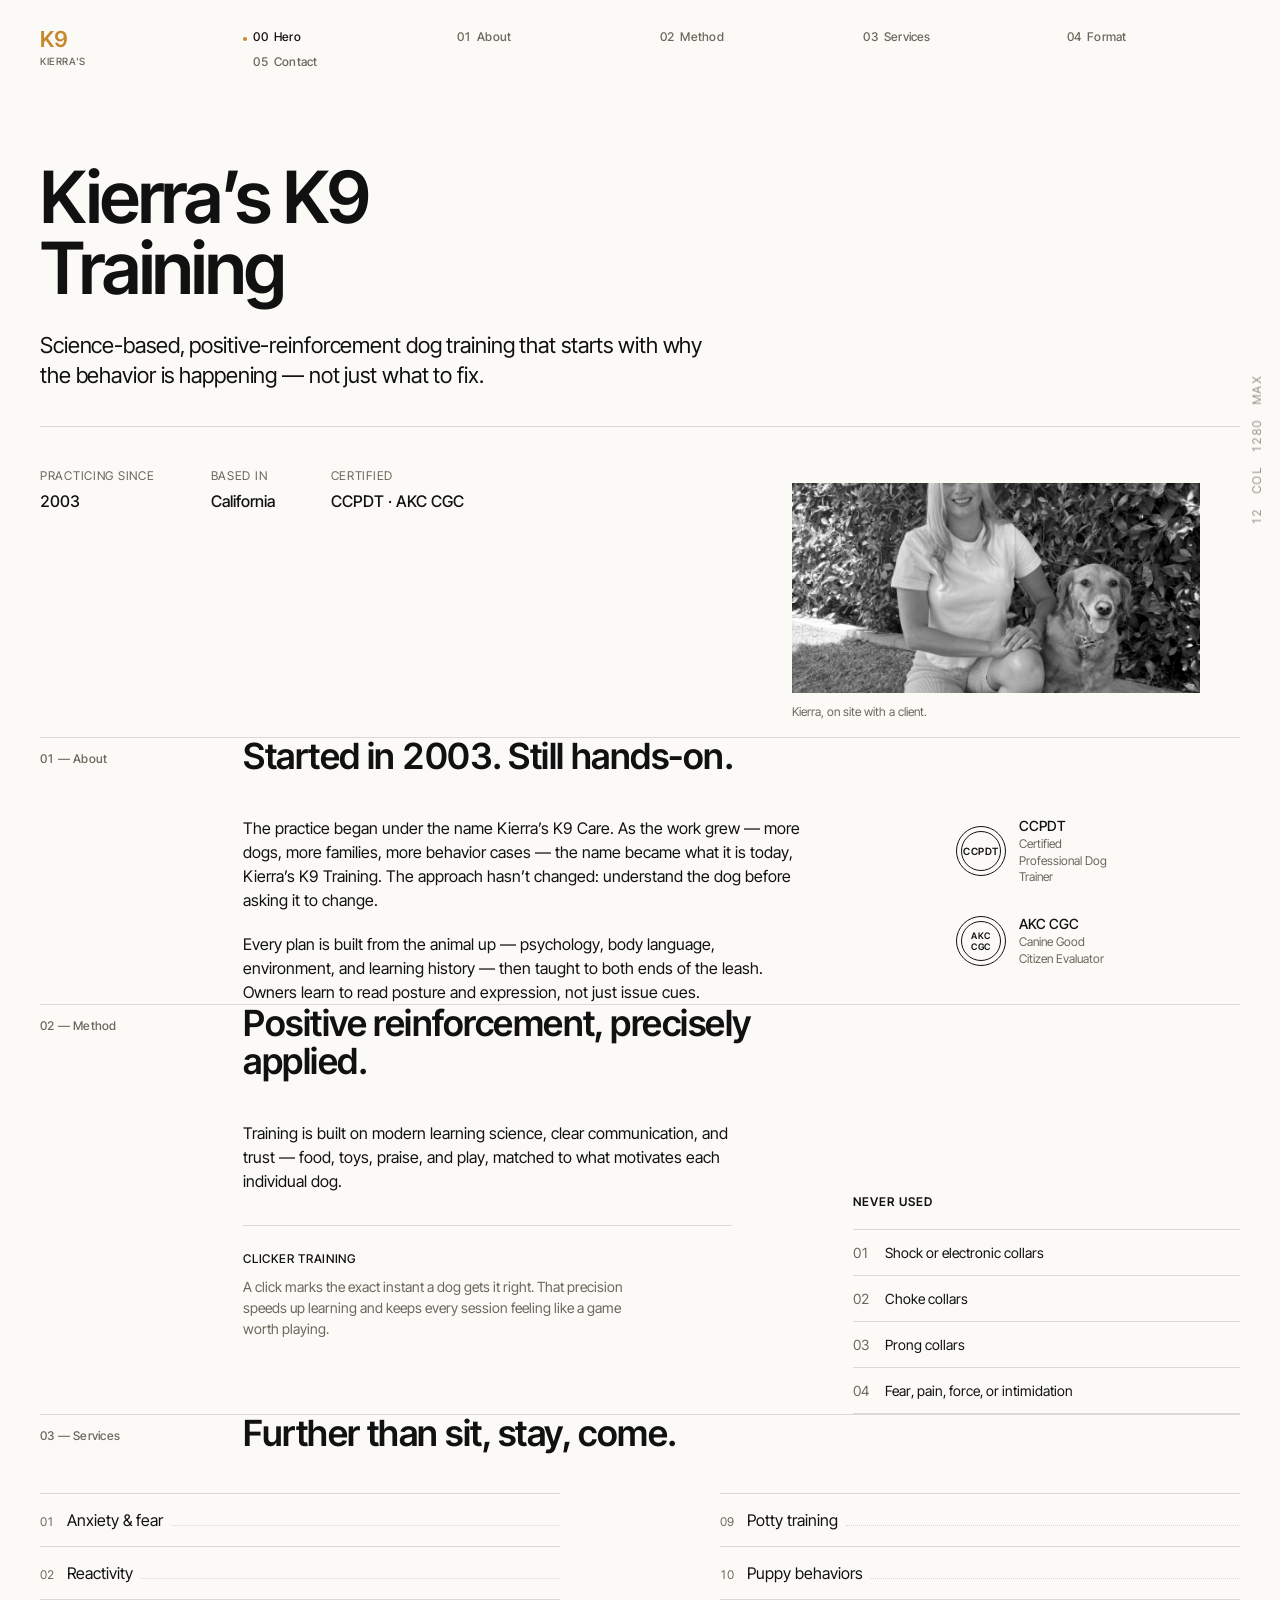
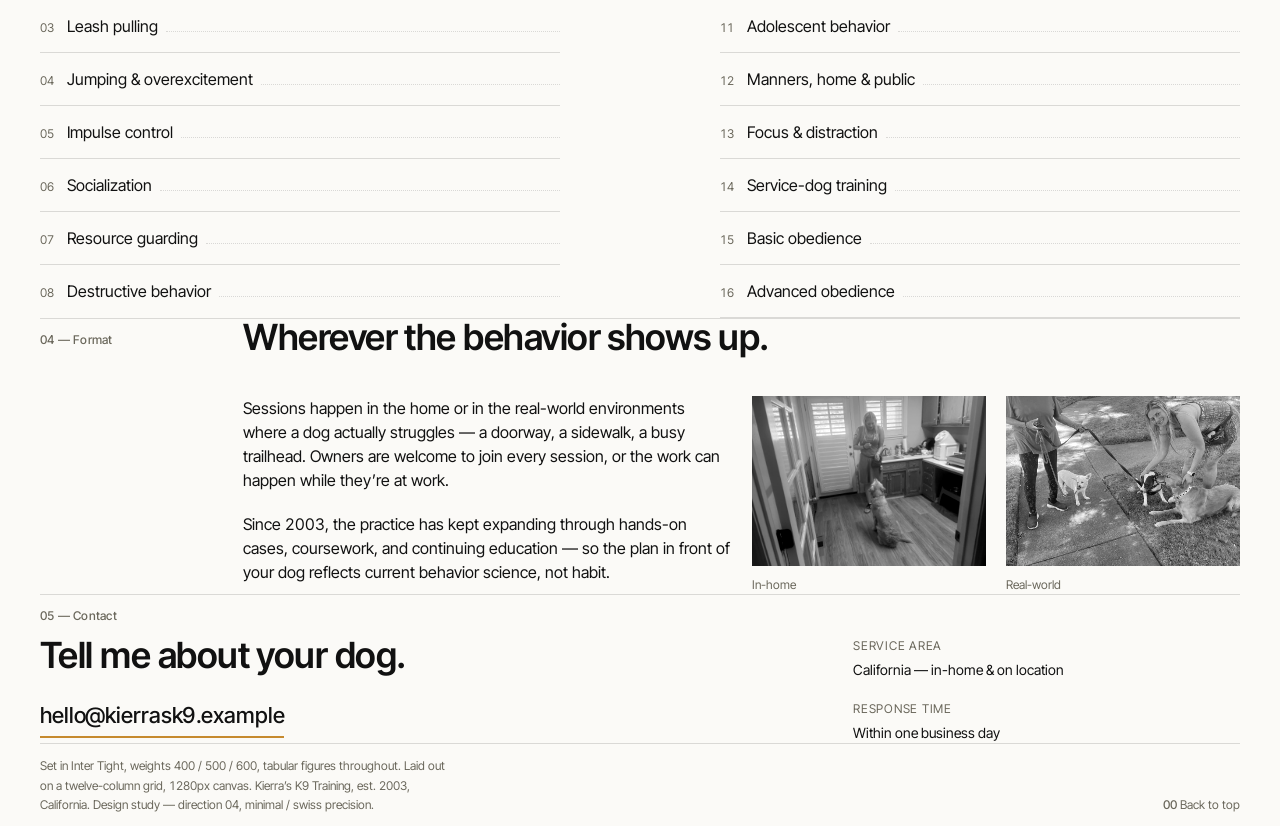
<file: design_4/index.html>
<!doctype html>
<html lang="en">
<head>
<meta charset="UTF-8" />
<meta name="viewport" content="width=device-width, initial-scale=1" />
<title>Kierra's K9 Training — Science-Based Dog Training, California</title>
<meta name="description" content="Personalized, science-based, positive-reinforcement dog training. In-home or real-world sessions. Est. 2003." />
<link rel="preconnect" href="https://fonts.googleapis.com">
<link rel="preconnect" href="https://fonts.gstatic.com" crossorigin>
<link href="https://fonts.googleapis.com/css2?family=Inter+Tight:wght@400;500;600&display=swap" rel="stylesheet">
<style>
  :root{
    --paper:#FBFAF7;
    --ink:#111111;
    --muted:#6a675b;
    --ochre:#C68A2E;
    --hairline: rgba(17,17,17,0.14);
    --col-gap: 20px;
    --side: 40px;
    --fs-12: 12px;
    --fs-14: 14px;
    --fs-16: 16px;
    --fs-22: 22px;
    --fs-36: 36px;
    --fs-72: 72px;
    --pad-section: 96px;
  }

  *{box-sizing:border-box;}
  html{background:var(--paper);}
  body{
    margin:0;
    background:var(--paper);
    color:var(--ink);
    font-family:"Inter Tight", "Helvetica Neue", Arial, sans-serif;
    font-weight:400;
    font-size:var(--fs-16);
    line-height:1.5;
    letter-spacing:0;
    font-feature-settings:"tnum" 1, "lnum" 1;
    -webkit-font-smoothing:antialiased;
  }

  @media (prefers-reduced-motion: no-preference){
    html{scroll-behavior:smooth;}
    a, .navlink{transition: color .15s ease, opacity .15s ease;}
  }

  img{max-width:100%; display:block;}

  a{color:inherit; text-decoration:none;}

  :focus-visible{
    outline:none;
    text-decoration: underline solid var(--ochre) 2px;
    text-underline-offset:3px;
  }

  .num{font-feature-settings:"tnum" 1;}

  /* ---------- grid ---------- */
  .wrap{
    max-width:1280px;
    margin:0 auto;
    padding:0 var(--side);
  }
  .grid{
    display:grid;
    grid-template-columns:repeat(12, 1fr);
    column-gap:var(--col-gap);
  }
  .hairline{
    border-top:1px solid var(--hairline);
  }

  /* ---------- header ---------- */
  header.top{
    padding-top:28px;
    padding-bottom:28px;
  }
  .k9mark{
    grid-column: 1 / 3;
    font-size:var(--fs-22);
    font-weight:600;
    color:var(--ochre);
    letter-spacing:-0.01em;
    line-height:1;
    align-self:start;
  }
  .k9mark sup{
    font-size:10px;
    font-weight:500;
    letter-spacing:0.06em;
    color:var(--muted);
    display:block;
    margin-top:6px;
    text-transform:uppercase;
  }

  nav.index{
    grid-column: 3 / 13;
    display:grid;
    grid-template-columns:repeat(10, 1fr);
    column-gap:var(--col-gap);
  }
  nav.index a{
    grid-column: span 2;
    font-size:var(--fs-12);
    letter-spacing:0.02em;
    color:var(--muted);
    font-weight:500;
    padding-bottom:6px;
    border-bottom:1px solid transparent;
    display:flex;
    align-items:baseline;
    gap:6px;
    white-space:nowrap;
    overflow:hidden;
  }
  nav.index a .n{
    font-feature-settings:"tnum" 1;
    color:var(--muted);
  }
  nav.index a.active{color:var(--ink);}
  nav.index a.active .n{color:var(--ink);}
  nav.index a.active .dot{
    width:4px;height:4px;border-radius:50%;
    background:var(--ochre);
    display:inline-block;
    flex:none;
  }
  nav.index a .dot{
    width:4px;height:4px;border-radius:50%;
    background:transparent;
    display:inline-block;
    flex:none;
  }

  /* ---------- grid-count aside ---------- */
  .gridnote{
    position:fixed;
    right:14px;
    top:50%;
    transform:translateY(-50%) rotate(180deg);
    writing-mode:vertical-rl;
    font-size:var(--fs-12);
    letter-spacing:0.12em;
    color:var(--muted);
    font-feature-settings:"tnum" 1;
    z-index:5;
    pointer-events:none;
    display:flex;
    gap:14px;
    align-items:center;
  }
  .gridnote span{opacity:0.7;}

  @media (max-width: 980px){
    .gridnote{display:none;}
  }

  /* ---------- sections ---------- */
  section{
    padding-top:var(--pad-section);
    padding-bottom:var(--pad-section);
  }
  .eyebrow{
    grid-column:1 / 13;
    font-size:var(--fs-12);
    letter-spacing:0.08em;
    text-transform:uppercase;
    color:var(--muted);
    font-weight:500;
    margin:0 0 18px 0;
  }
  .section-label{
    grid-column: 1 / 3;
    font-size:var(--fs-12);
    color:var(--muted);
    font-weight:500;
    font-feature-settings:"tnum" 1;
    letter-spacing:0.02em;
  }

  /* ---------- hero ---------- */
  section.hero{padding-top:56px;}
  .hero h1{
    grid-column:1 / 13;
    font-size:var(--fs-72);
    line-height:0.98;
    font-weight:600;
    letter-spacing:-0.03em;
    margin:0 0 28px 0;
  }
  .hero .pitch{
    grid-column:1 / 8;
    font-size:var(--fs-22);
    line-height:1.35;
    font-weight:400;
    color:var(--ink);
    margin:0 0 36px 0;
    letter-spacing:-0.005em;
  }
  .hero .hr{
    grid-column:1 / 13;
    border-top:1px solid var(--hairline);
    margin-bottom:40px;
  }
  .hero .meta{
    grid-column:1 / 7;
    display:flex;
    gap:56px;
  }
  .hero .meta div p{
    margin:0 0 4px 0;
    font-size:var(--fs-12);
    color:var(--muted);
    text-transform:uppercase;
    letter-spacing:0.06em;
  }
  .hero .meta div strong{
    font-size:var(--fs-16);
    font-weight:500;
    letter-spacing:0;
  }
  .hero .photo{
    grid-column:8 / 13;
    align-self:end;
  }
  .hero .photo img{
    width:100%;
    height:210px;
    object-fit:cover;
    filter:grayscale(1) contrast(1.05) brightness(1.02);
  }
  .hero .photo figcaption{
    margin-top:10px;
    font-size:var(--fs-12);
    color:var(--muted);
  }

  /* ---------- about ---------- */
  .about-body{
    grid-column:3 / 10;
  }
  .about-body p{
    margin:0 0 20px 0;
    font-size:var(--fs-16);
    max-width:62ch;
  }
  .about-body p:last-child{margin-bottom:0;}

  .badges{
    grid-column:10 / 13;
    display:flex;
    flex-direction:column;
    gap:28px;
    align-items:flex-start;
  }
  .badge{
    display:flex;
    align-items:center;
    gap:12px;
  }
  .badge svg{flex:none;}
  .badge .label{
    font-size:var(--fs-12);
    color:var(--muted);
    line-height:1.4;
    max-width:14ch;
  }
  .badge .label strong{
    display:block;
    color:var(--ink);
    font-weight:500;
    font-size:var(--fs-14);
  }

  /* ---------- method ---------- */
  .method-intro{
    grid-column:3 / 8;
  }
  .method-intro p{
    font-size:var(--fs-16);
    margin:0 0 20px 0;
    max-width:56ch;
  }
  .method-intro p:last-child{margin-bottom:0;}

  .clicker{
    grid-column:3 / 8;
    margin-top:32px;
    padding-top:24px;
    border-top:1px solid var(--hairline);
  }
  .clicker p{
    font-size:var(--fs-14);
    color:var(--muted);
    margin:0;
    max-width:52ch;
  }
  .clicker .term{
    font-size:var(--fs-12);
    text-transform:uppercase;
    letter-spacing:0.06em;
    color:var(--ink);
    font-weight:500;
    display:block;
    margin-bottom:8px;
  }

  .never{
    grid-column:9 / 13;
  }
  .never h3{
    font-size:var(--fs-12);
    text-transform:uppercase;
    letter-spacing:0.08em;
    font-weight:600;
    margin:0 0 18px 0;
    color:var(--ink);
  }
  .never ol{
    list-style:none;
    margin:0;
    padding:0;
  }
  .never li{
    display:flex;
    gap:12px;
    padding:12px 0;
    border-top:1px solid var(--hairline);
    font-size:var(--fs-14);
  }
  .never li:last-child{border-bottom:1px solid var(--hairline);}
  .never li .n{
    color:var(--muted);
    font-feature-settings:"tnum" 1;
    flex:none;
    width:1.4em;
  }

  /* ---------- services ---------- */
  .services-index{
    grid-column:1 / 13;
    columns:2;
    column-gap:calc(var(--col-gap) * 3 + 100px);
  }
  .services-index ol{
    list-style:none;
    margin:0;
    padding:0;
  }
  .services-index li{
    display:flex;
    align-items:baseline;
    gap:8px;
    padding:14px 0;
    border-top:1px solid var(--hairline);
    break-inside:avoid;
    font-size:var(--fs-16);
  }
  .services-index li:last-child{
    border-bottom:1px solid var(--hairline);
  }
  .services-index li .n{
    font-size:var(--fs-12);
    color:var(--muted);
    font-feature-settings:"tnum" 1;
    flex:none;
    width:1.6em;
  }
  .services-index li .leader{
    flex:1;
    border-bottom:1px dotted var(--hairline);
    height:0;
    margin-bottom:5px;
  }
  .services-index li .tag{
    font-size:var(--fs-12);
    color:var(--muted);
    flex:none;
  }

  /* ---------- format ---------- */
  .format-copy{
    grid-column:3 / 8;
  }
  .format-copy p{
    font-size:var(--fs-16);
    margin:0 0 20px 0;
    max-width:56ch;
  }
  .format-copy p:last-child{margin-bottom:0;}

  .format-photos{
    grid-column:8 / 13;
    display:grid;
    grid-template-columns:1fr 1fr;
    gap:var(--col-gap);
  }
  .format-photos figure{margin:0;}
  .format-photos img{
    width:100%;
    height:170px;
    object-fit:cover;
    filter:grayscale(1) contrast(1.05) brightness(1.02);
  }
  .format-photos figcaption{
    margin-top:10px;
    font-size:var(--fs-12);
    color:var(--muted);
  }

  /* ---------- contact ---------- */
  .contact-main{
    grid-column:1 / 8;
  }
  .contact-main h2{
    font-size:var(--fs-36);
    font-weight:600;
    letter-spacing:-0.015em;
    margin:0 0 24px 0;
    line-height:1.05;
  }
  .cta{
    display:inline-block;
    font-size:var(--fs-22);
    font-weight:500;
    color:var(--ink);
    border-bottom:2px solid var(--ochre);
    padding-bottom:4px;
    letter-spacing:-0.005em;
  }
  .contact-meta{
    grid-column:9 / 13;
    display:flex;
    flex-direction:column;
    gap:20px;
  }
  .contact-meta p{margin:0;}
  .contact-meta .k{
    display:block;
    font-size:var(--fs-12);
    text-transform:uppercase;
    letter-spacing:0.06em;
    color:var(--muted);
    margin-bottom:4px;
  }
  .contact-meta .v{
    display:block;
    font-size:var(--fs-14);
    color:var(--ink);
  }

  /* ---------- footer ---------- */
  footer{
    padding-top:40px;
    padding-bottom:56px;
  }
  footer .colophon{
    grid-column:1 / 8;
    font-size:var(--fs-12);
    color:var(--muted);
    line-height:1.6;
    max-width:60ch;
  }
  footer .back{
    grid-column:9 / 13;
    text-align:right;
    font-size:var(--fs-12);
    color:var(--muted);
    align-self:end;
  }
  footer .back .n{color:var(--muted); font-weight:500;}

  h2.section-title{
    grid-column:3 / 9;
    font-size:var(--fs-36);
    font-weight:600;
    letter-spacing:-0.015em;
    line-height:1.05;
    margin:0 0 40px 0;
  }

  /* ============ mobile ============ */
  @media (max-width: 760px){
    :root{
      --side:20px;
      --pad-section:64px;
    }
    .wrap{padding:0 var(--side);}
    .grid{
      grid-template-columns:repeat(4, 1fr);
      column-gap:14px;
    }
    header.top{padding-top:20px; padding-bottom:20px;}
    .k9mark{grid-column:1 / 3;}
    nav.index{
      grid-column:1 / 5;
      grid-template-columns:repeat(2, 1fr);
      row-gap:10px;
      margin-top:20px;
    }
    nav.index a{grid-column:span 1;}

    .hero h1{grid-column:1/5; font-size:var(--fs-72); line-height:0.96;}
    .lg-only{display:none;}
    .hero .pitch{grid-column:1/5; font-size:var(--fs-16);}
    .hero .hr{grid-column:1/5;}
    .hero .meta{grid-column:1/5; flex-wrap:wrap; gap:28px; margin-bottom:32px;}
    .hero .photo{grid-column:1/5;}
    .hero .photo img{height:220px;}

    .about-body{grid-column:1/5;}
    .badges{grid-column:1/5; flex-direction:row; flex-wrap:wrap; margin-top:32px;}

    .method-intro{grid-column:1/5;}
    .clicker{grid-column:1/5;}
    .never{grid-column:1/5; margin-top:40px;}

    .services-index{grid-column:1/5; columns:1;}

    .format-copy{grid-column:1/5;}
    .format-photos{grid-column:1/5; margin-top:28px;}

    .contact-main{grid-column:1/5;}
    .contact-meta{grid-column:1/5; margin-top:32px; flex-direction:row; flex-wrap:wrap; gap:32px;}

    h2.section-title{grid-column:1/5;}
    .section-label{grid-column:1/5; margin-bottom:12px;}

    footer .colophon{grid-column:1/5;}
    footer .back{grid-column:1/5; text-align:left; margin-top:16px;}
  }
</style>
</head>
<body>

<div class="gridnote" aria-hidden="true"><span class="num">12</span><span>COL</span><span class="num">1280</span><span>MAX</span></div>

<header class="top wrap">
  <div class="grid">
    <div class="k9mark">K9<sup>Kierra's</sup></div>
    <nav class="index" aria-label="Section index">
      <a href="#hero" data-idx="0"><span class="dot"></span><span class="n num">00</span> Hero</a>
      <a href="#about" data-idx="1"><span class="dot"></span><span class="n num">01</span> About</a>
      <a href="#method" data-idx="2"><span class="dot"></span><span class="n num">02</span> Method</a>
      <a href="#services" data-idx="3"><span class="dot"></span><span class="n num">03</span> Services</a>
      <a href="#format" data-idx="4"><span class="dot"></span><span class="n num">04</span> Format</a>
      <a href="#contact" data-idx="5"><span class="dot"></span><span class="n num">05</span> Contact</a>
    </nav>
  </div>
</header>

<main>

  <section class="hero wrap" id="hero">
    <div class="grid">
      <h1>Kierra&rsquo;s K9<br class="lg-only"> Training</h1>
      <p class="pitch">Science-based, positive-reinforcement dog training that starts with why the behavior is happening&nbsp;&mdash; not just what to fix.</p>
      <div class="hr"></div>
      <div class="meta">
        <div>
          <p>Practicing since</p>
          <strong class="num">2003</strong>
        </div>
        <div>
          <p>Based in</p>
          <strong>California</strong>
        </div>
        <div>
          <p>Certified</p>
          <strong>CCPDT &middot; AKC CGC</strong>
        </div>
      </div>
      <figure class="photo">
        <img src="../assets/IMG_9926.png" alt="Kierra kneeling in a garden beside a golden retriever, both smiling." />
        <figcaption>Kierra, on site with a client.</figcaption>
      </figure>
    </div>
  </section>

  <div class="wrap"><div class="hairline"></div></div>

  <section class="wrap" id="about">
    <div class="grid">
      <p class="section-label num">01 &mdash; About</p>
      <h2 class="section-title">Started in 2003. Still hands-on.</h2>
      <div class="about-body">
        <p>The practice began under the name Kierra&rsquo;s K9 Care. As the work grew&nbsp;&mdash; more dogs, more families, more behavior cases&nbsp;&mdash; the name became what it is today, Kierra&rsquo;s K9 Training. The approach hasn&rsquo;t changed: understand the dog before asking it to change.</p>
        <p>Every plan is built from the animal up &mdash; psychology, body language, environment, and learning history &mdash; then taught to both ends of the leash. Owners learn to read posture and expression, not just issue cues.</p>
      </div>
      <div class="badges">
        <div class="badge">
          <svg width="52" height="52" viewBox="0 0 52 52" aria-hidden="true">
            <circle cx="26" cy="26" r="24.5" fill="none" stroke="#111111" stroke-width="1" />
            <circle cx="26" cy="26" r="19.5" fill="none" stroke="#111111" stroke-width="1" />
            <text x="26" y="30" text-anchor="middle" font-family="Inter Tight, sans-serif" font-size="10" font-weight="600" fill="#111111" letter-spacing="0.5">CCPDT</text>
          </svg>
          <div class="label"><strong>CCPDT</strong>Certified Professional Dog Trainer</div>
        </div>
        <div class="badge">
          <svg width="52" height="52" viewBox="0 0 52 52" aria-hidden="true">
            <circle cx="26" cy="26" r="24.5" fill="none" stroke="#111111" stroke-width="1" />
            <circle cx="26" cy="26" r="19.5" fill="none" stroke="#111111" stroke-width="1" />
            <text x="26" y="24" text-anchor="middle" font-family="Inter Tight, sans-serif" font-size="9" font-weight="600" fill="#111111" letter-spacing="0.5">AKC</text>
            <text x="26" y="35" text-anchor="middle" font-family="Inter Tight, sans-serif" font-size="9" font-weight="600" fill="#111111" letter-spacing="0.5">CGC</text>
          </svg>
          <div class="label"><strong>AKC CGC</strong>Canine Good Citizen Evaluator</div>
        </div>
      </div>
    </div>
  </section>

  <div class="wrap"><div class="hairline"></div></div>

  <section class="wrap" id="method">
    <div class="grid">
      <p class="section-label num">02 &mdash; Method</p>
      <h2 class="section-title">Positive reinforcement, precisely applied.</h2>
      <div class="method-intro">
        <p>Training is built on modern learning science, clear communication, and trust &mdash; food, toys, praise, and play, matched to what motivates each individual dog.</p>
      </div>
      <div class="clicker">
        <span class="term">Clicker training</span>
        <p>A click marks the exact instant a dog gets it right. That precision speeds up learning and keeps every session feeling like a game worth playing.</p>
      </div>
      <div class="never">
        <h3>Never used</h3>
        <ol>
          <li><span class="n num">01</span>Shock or electronic collars</li>
          <li><span class="n num">02</span>Choke collars</li>
          <li><span class="n num">03</span>Prong collars</li>
          <li><span class="n num">04</span>Fear, pain, force, or intimidation</li>
        </ol>
      </div>
    </div>
  </section>

  <div class="wrap"><div class="hairline"></div></div>

  <section class="wrap" id="services">
    <div class="grid">
      <p class="section-label num">03 &mdash; Services</p>
      <h2 class="section-title">Further than sit, stay, come.</h2>
      <div class="services-index">
        <ol>
          <li><span class="n num">01</span>Anxiety &amp; fear<span class="leader"></span></li>
          <li><span class="n num">02</span>Reactivity<span class="leader"></span></li>
          <li><span class="n num">03</span>Leash pulling<span class="leader"></span></li>
          <li><span class="n num">04</span>Jumping &amp; overexcitement<span class="leader"></span></li>
          <li><span class="n num">05</span>Impulse control<span class="leader"></span></li>
          <li><span class="n num">06</span>Socialization<span class="leader"></span></li>
          <li><span class="n num">07</span>Resource guarding<span class="leader"></span></li>
          <li><span class="n num">08</span>Destructive behavior<span class="leader"></span></li>
          <li><span class="n num">09</span>Potty training<span class="leader"></span></li>
          <li><span class="n num">10</span>Puppy behaviors<span class="leader"></span></li>
          <li><span class="n num">11</span>Adolescent behavior<span class="leader"></span></li>
          <li><span class="n num">12</span>Manners, home &amp; public<span class="leader"></span></li>
          <li><span class="n num">13</span>Focus &amp; distraction<span class="leader"></span></li>
          <li><span class="n num">14</span>Service-dog training<span class="leader"></span></li>
          <li><span class="n num">15</span>Basic obedience<span class="leader"></span></li>
          <li><span class="n num">16</span>Advanced obedience<span class="leader"></span></li>
        </ol>
      </div>
    </div>
  </section>

  <div class="wrap"><div class="hairline"></div></div>

  <section class="wrap" id="format">
    <div class="grid">
      <p class="section-label num">04 &mdash; Format</p>
      <h2 class="section-title">Wherever the behavior shows up.</h2>
      <div class="format-copy">
        <p>Sessions happen in the home or in the real-world environments where a dog actually struggles &mdash; a doorway, a sidewalk, a busy trailhead. Owners are welcome to join every session, or the work can happen while they&rsquo;re at work.</p>
        <p>Since 2003, the practice has kept expanding through hands-on cases, coursework, and continuing education &mdash; so the plan in front of your dog reflects current behavior science, not habit.</p>
      </div>
      <div class="format-photos">
        <figure>
          <img src="../assets/IMG_5337.png" alt="Training session in a home kitchen, dog sitting for a cue." />
          <figcaption>In-home</figcaption>
        </figure>
        <figure>
          <img src="../assets/IMG_4683.png" alt="Training session outdoors on a neighborhood sidewalk with two dogs." />
          <figcaption>Real-world</figcaption>
        </figure>
      </div>
    </div>
  </section>

  <div class="wrap"><div class="hairline"></div></div>

  <section class="wrap" id="contact">
    <div class="grid">
      <p class="section-label num">05 &mdash; Contact</p>
      <div class="contact-main">
        <h2>Tell me about your dog.</h2>
        <a class="cta" href="mailto:hello@kierrask9.example">hello@kierrask9.example</a>
      </div>
      <div class="contact-meta">
        <p><span class="k">Service area</span><span class="v">California &mdash; in-home &amp; on location</span></p>
        <p><span class="k">Response time</span><span class="v">Within one business day</span></p>
      </div>
    </div>
  </section>

</main>

<div class="wrap"><div class="hairline"></div></div>

<footer class="wrap">
  <div class="grid">
    <p class="colophon">Set in Inter Tight, weights 400 / 500 / 600, tabular figures throughout. Laid out on a twelve-column grid, 1280px canvas. Kierra&rsquo;s K9 Training, est. 2003, California. Design study &mdash; direction 04, minimal / swiss precision.</p>
    <p class="back"><a href="#hero"><span class="n num">00</span> Back to top</a></p>
  </div>
</footer>

<script>
  (function(){
    var links = Array.prototype.slice.call(document.querySelectorAll('nav.index a'));
    var sections = links.map(function(l){ return document.querySelector(l.getAttribute('href')); });
    if(!('IntersectionObserver' in window)) return;
    var io = new IntersectionObserver(function(entries){
      entries.forEach(function(entry){
        var idx = sections.indexOf(entry.target);
        if(idx === -1) return;
        if(entry.isIntersecting){
          links.forEach(function(l){ l.classList.remove('active'); });
          links[idx].classList.add('active');
        }
      });
    }, { rootMargin: '-45% 0px -50% 0px', threshold: 0 });
    sections.forEach(function(s){ if(s) io.observe(s); });
    links[0].classList.add('active');
  })();
</script>

</body>
</html>
</file>
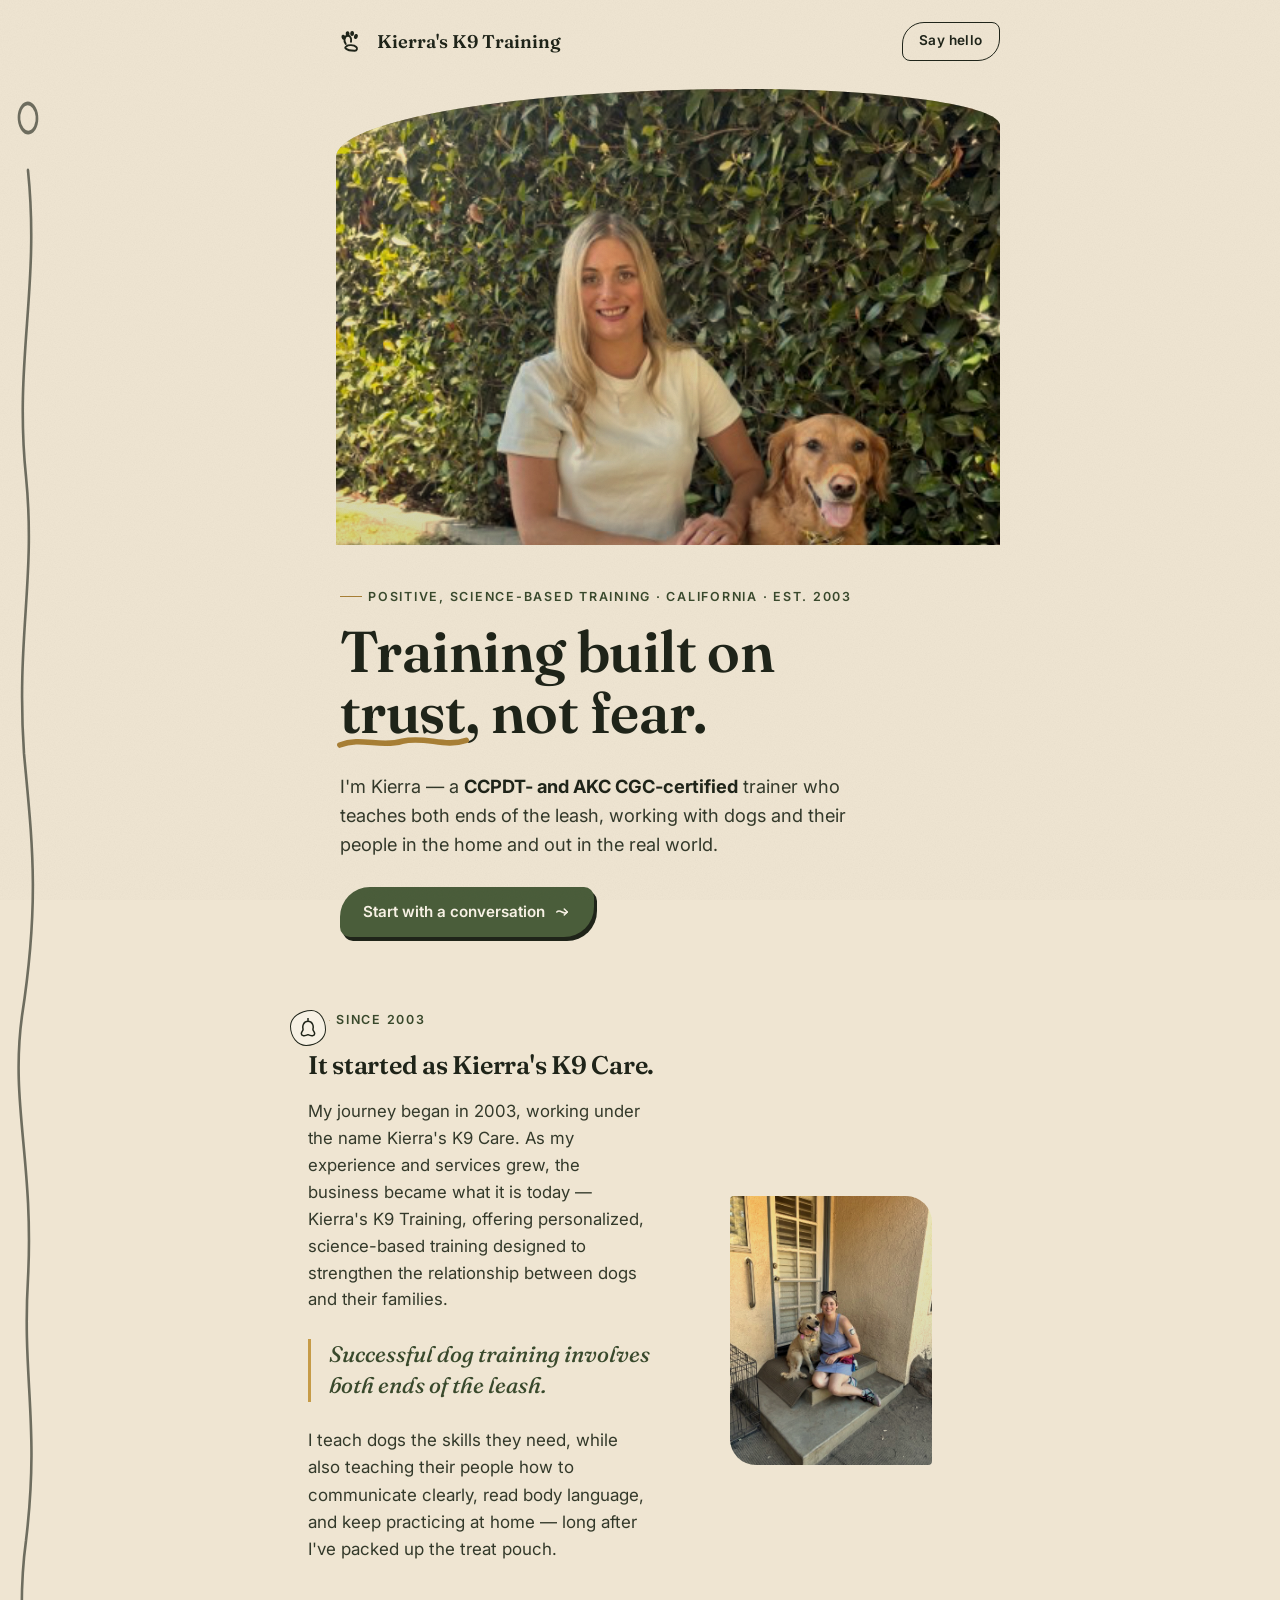
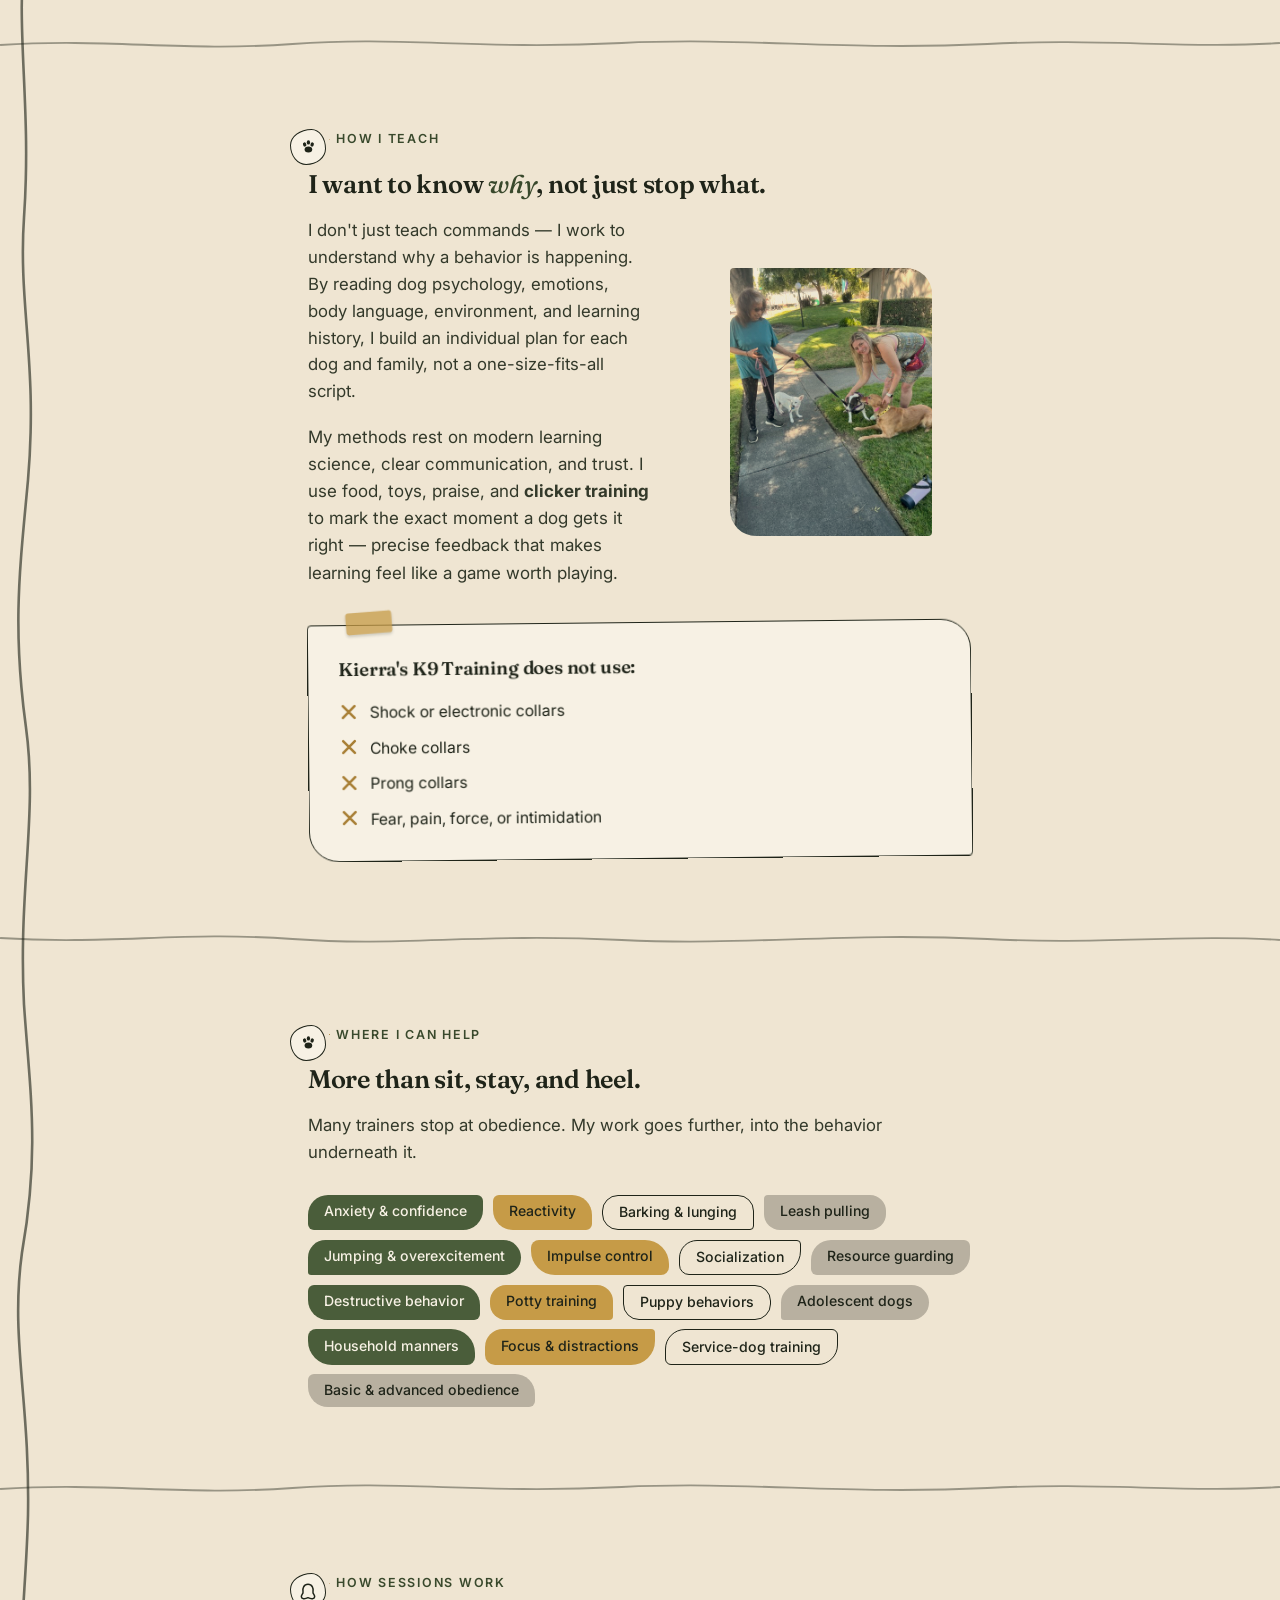
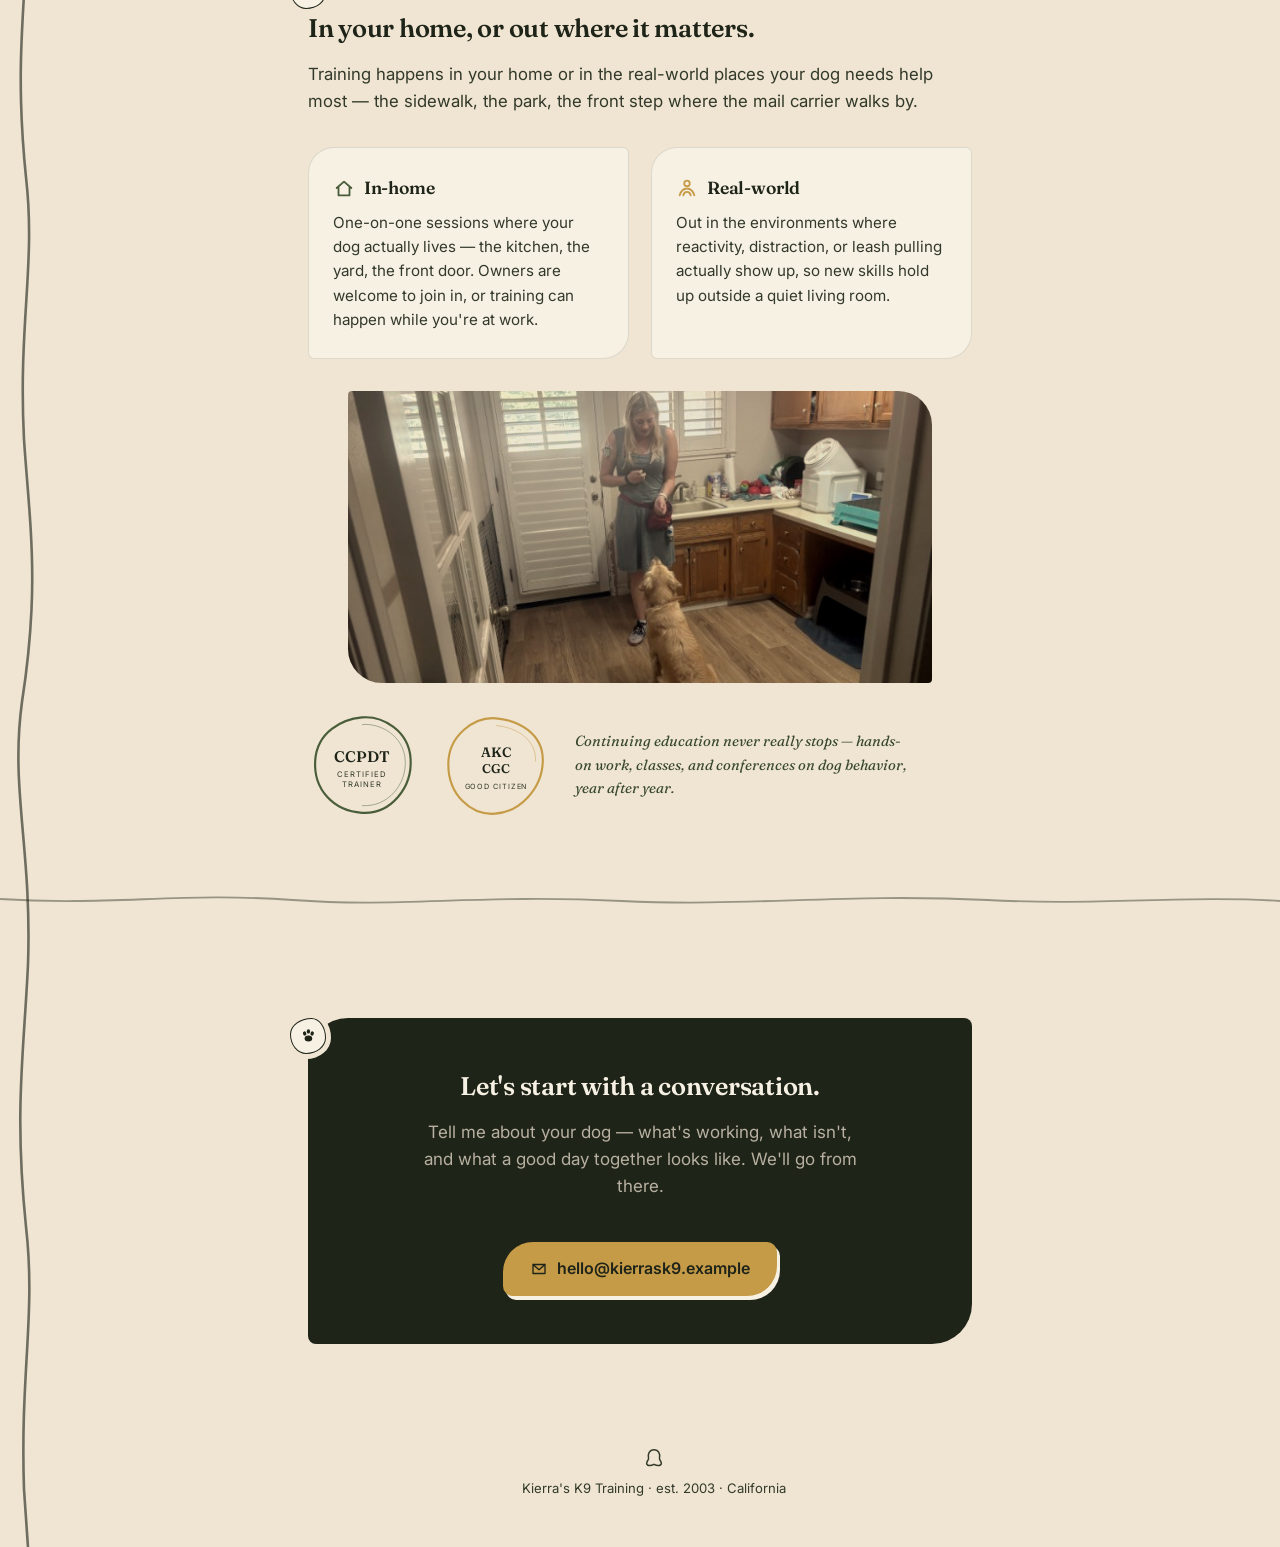
<file: design_5/index.html>
<!doctype html>
<html lang="en">
<head>
<meta charset="UTF-8">
<meta name="viewport" content="width=device-width, initial-scale=1.0">
<title>Kierra's K9 Training — Positive, Science-Based Dog Training</title>
<meta name="description" content="Personalized, science-based dog training in California since 2003. Positive reinforcement, clicker training, no fear or force.">
<link rel="preconnect" href="https://fonts.googleapis.com">
<link rel="preconnect" href="https://fonts.gstatic.com" crossorigin>
<link href="https://fonts.googleapis.com/css2?family=Fraunces:ital,opsz,wght@0,9..144,340..900;1,9..144,340..700&family=Inter:wght@400;500;600;700&display=swap" rel="stylesheet">
<style>
  :root{
    --moss:#4A5D3A;
    --moss-dark:#39492C;
    --ochre:#C69B47;
    --ochre-dark:#A87F35;
    --stone:#B8B0A0;
    --cream:#EFE5D2;
    --cream-hi:#F7F1E4;
    --ink:#1F2419;
    --ink-soft:#33392A;
    --gutter: 56px;
  }

  *{ box-sizing: border-box; }
  html{ scroll-behavior: smooth; }
  @media (prefers-reduced-motion: reduce){ html{ scroll-behavior:auto; } }

  body{
    margin:0;
    background: var(--cream);
    color: var(--ink);
    font-family:'Inter', system-ui, sans-serif;
    font-size: 17px;
    line-height: 1.6;
    -webkit-font-smoothing: antialiased;
    overflow-x: hidden;
  }

  h1,h2,h3{
    font-family:'Fraunces', serif;
    font-optical-sizing: auto;
    font-weight: 600;
    color: var(--ink);
    margin: 0 0 .5em;
    letter-spacing: -0.01em;
  }

  a{ color: inherit; }

  em{
    font-family:'Fraunces', serif;
    font-style: italic;
    font-weight: 480;
    color: var(--moss-dark);
  }

  .eyebrow{
    font-family:'Inter', sans-serif;
    font-weight: 600;
    font-size: .78rem;
    text-transform: uppercase;
    letter-spacing: .14em;
    color: var(--moss-dark);
    margin: 0 0 .9rem;
    display:flex;
    align-items:center;
    gap:.5em;
  }
  .eyebrow::before{
    content:"";
    width: 22px; height: 1px;
    background: var(--ochre-dark);
    display:inline-block;
  }

  /* grain overlay */
  body::after{
    content:"";
    position: fixed;
    inset: 0;
    z-index: 60;
    pointer-events: none;
    opacity: .075;
    mix-blend-mode: multiply;
    background-image: url("data:image/svg+xml,%3Csvg xmlns='http://www.w3.org/2000/svg' width='220' height='220'%3E%3Cfilter id='n'%3E%3CfeTurbulence type='fractalNoise' baseFrequency='0.85' numOctaves='3' stitchTiles='stitch'/%3E%3CfeColorMatrix type='saturate' values='0'/%3E%3C/filter%3E%3Crect width='100%25' height='100%25' filter='url(%23n)'/%3E%3C/svg%3E");
    background-size: 220px 220px;
  }

  :focus-visible{
    outline: 3px solid var(--moss);
    outline-offset: 3px;
    border-radius: 4px;
  }

  /* ---------- shell / spine ---------- */
  .spine-wrap{
    position: relative;
  }
  .spine-svg{
    position:absolute;
    top:0; left:0;
    width: var(--gutter);
    height: 100%;
    z-index: 1;
  }
  .spine-svg path{
    fill:none;
    stroke: var(--ink);
    stroke-width: 2.6;
    stroke-linecap: round;
    opacity: .62;
  }
  @media (prefers-reduced-motion: no-preference){
    .spine-svg path{
      stroke-dasharray: 4200;
      stroke-dashoffset: 4200;
      animation: draw-leash 3.4s 0.2s cubic-bezier(.4,0,.2,1) forwards;
    }
  }
  @keyframes draw-leash{ to{ stroke-dashoffset:0; } }

  section, header.hero, footer.site-footer{
    position: relative;
    z-index: 2;
    padding-left: var(--gutter);
  }

  .wrap{
    max-width: 720px;
    margin: 0 auto;
    padding-left: 28px;
    padding-right: 28px;
  }

  /* ---------- nav ---------- */
  .topnav{
    position: relative;
    z-index: 3;
    display:flex;
    align-items:center;
    justify-content: space-between;
    padding: 22px 28px 22px calc(var(--gutter) + 28px);
    max-width: 776px;
    margin: 0 auto;
    gap: 1rem;
    flex-wrap: wrap;
  }
  .brand{
    display:flex;
    align-items:center;
    gap:.6em;
    font-family:'Fraunces', serif;
    font-weight: 600;
    font-size: 1.15rem;
    text-decoration:none;
    color: var(--ink);
  }
  .brand svg{ width: 30px; height: 30px; flex-shrink:0; }
  .nav-cta{
    font-family:'Inter', sans-serif;
    font-weight: 600;
    font-size: .85rem;
    letter-spacing: .03em;
    text-decoration: none;
    color: var(--ink);
    border: 1.6px solid var(--ink);
    padding: .55em 1.2em;
    border-radius: 22px 8px 22px 8px;
    transition: background .2s ease, color .2s ease;
    white-space: nowrap;
  }
  .nav-cta:hover{ background: var(--ink); color: var(--cream-hi); }

  /* ---------- hero ---------- */
  .hero{ padding-top: 6px; }
  .hero-figure{
    margin: 0 0 2.6rem;
    position: relative;
  }
  .hero-mask{
    width: 100%;
    aspect-ratio: 16 / 11;
    overflow: hidden;
    border-radius: 62% 38% 0 0 / 15% 8% 0 0;
    position: relative;
    background: var(--stone);
  }
  .hero-mask img{
    width:100%; height:100%;
    object-fit: cover;
    object-position: 50% 18%;
    filter: sepia(.28) saturate(1.18) contrast(1.03) brightness(1.03) hue-rotate(-6deg);
  }
  .hero-mask::after{
    content:"";
    position:absolute; inset:0;
    background: linear-gradient(160deg, rgba(198,155,71,.22), rgba(74,93,58,.30));
    mix-blend-mode: multiply;
  }
  .hero-copy{ padding: 0 4px; }
  .hero h1{
    font-size: clamp(2.3rem, 6.4vw, 3.6rem);
    line-height: 1.06;
    max-width: 12ch;
  }
  .underline-wrap{ position: relative; display:inline-block; }
  .underline-wrap svg{
    position:absolute;
    left: -2%;
    bottom: -.14em;
    width: 104%;
    height: .32em;
    overflow: visible;
  }
  .underline-wrap svg path{
    fill:none;
    stroke: var(--ochre-dark);
    stroke-width: 6;
    stroke-linecap: round;
  }
  .hero-sub{
    font-size: 1.14rem;
    max-width: 46ch;
    color: var(--ink-soft);
    margin: 1.1rem 0 1.7rem;
  }
  .hero-sub strong{ color: var(--ink); }

  .btn-primary{
    display:inline-flex;
    align-items:center;
    gap:.55em;
    background: var(--moss);
    color: var(--cream-hi);
    text-decoration:none;
    font-family:'Inter', sans-serif;
    font-weight: 600;
    font-size: .95rem;
    padding: .85em 1.5em;
    border-radius: 30px 10px 30px 10px;
    box-shadow: 3px 4px 0 var(--ink);
    transition: transform .15s ease, box-shadow .15s ease;
  }
  .btn-primary:hover{ transform: translate(-2px,-2px); box-shadow: 5px 6px 0 var(--ink); }
  .btn-primary svg{ width: 18px; height: 18px; }

  /* ---------- section marker ---------- */
  .marker{
    position:absolute;
    left: calc(var(--gutter) / 2 - 18px);
    top: 0;
    width: 36px; height: 36px;
    background: var(--cream-hi);
    border: 1.6px solid var(--ink);
    border-radius: 60% 40% 55% 45% / 45% 55% 45% 55%;
    display:flex; align-items:center; justify-content:center;
    z-index: 2;
    box-shadow: 0 0 0 5px var(--cream);
  }
  .marker svg{ width: 20px; height: 20px; }

  /* ---------- generic section ---------- */
  section{ padding: 4.6rem 0 0; }
  section .wrap{ position: relative; }

  .divider{ width:100%; margin: 4.4rem 0 0; display:block; }
  .divider svg{ width:100%; height:22px; display:block; }
  .divider path{ fill:none; stroke: var(--ink); stroke-width: 1.8; opacity:.42; }

  p{ margin: 0 0 1.1em; color: var(--ink-soft); }
  p:last-child{ margin-bottom:0; }

  .lede{ font-size: 1.05rem; }

  blockquote.pull{
    font-family:'Fraunces', serif;
    font-style: italic;
    font-weight: 460;
    font-size: 1.4rem;
    line-height: 1.4;
    color: var(--moss-dark);
    margin: 1.6rem 0;
    padding-left: 1.1rem;
    border-left: 3px solid var(--ochre);
  }

  .two-col{
    display:grid;
    grid-template-columns: 1.1fr .9fr;
    gap: 2.4rem;
    align-items: center;
  }
  .two-col .figure{ order:2; }
  .figure img{
    width:100%;
    aspect-ratio: 3/4;
    object-fit:cover;
    border-radius: 4px 26px 4px 26px;
    filter: sepia(.24) saturate(1.12) contrast(1.02) brightness(1.02) hue-rotate(-4deg);
    display:block;
  }
  .figure{ position:relative; }
  .figure::after{
    content:"";
    position:absolute; inset:0;
    border-radius: 4px 26px 4px 26px;
    background: linear-gradient(150deg, rgba(198,155,71,.20), rgba(74,93,58,.26));
    mix-blend-mode: multiply;
  }
  .figure figcaption{
    font-size: .82rem;
    color: var(--ink-soft);
    margin-top: .6rem;
    font-style: italic;
    font-family:'Fraunces', serif;
  }

  /* ---------- method / exclusion card ---------- */
  .no-card{
    background: var(--cream-hi);
    border: 1.6px solid var(--ink);
    border-radius: 4px 30px 4px 30px;
    padding: 1.8rem 1.9rem;
    margin-top: 2.2rem;
    transform: rotate(-.6deg);
    position: relative;
  }
  .no-card::before{
    content:"";
    position:absolute;
    top:-14px; left: 38px;
    width: 46px; height: 22px;
    background: var(--ochre);
    opacity:.75;
    border-radius: 3px;
    transform: rotate(-4deg);
    box-shadow: 0 2px 3px rgba(31,36,25,.25);
  }
  .no-card h3{
    font-size: 1.15rem;
    margin-bottom: 1rem;
  }
  .no-list{
    list-style:none;
    margin:0; padding:0;
    display:grid;
    gap: .65rem;
  }
  .no-list li{
    display:flex;
    align-items:flex-start;
    gap:.65em;
    font-size: .98rem;
    color: var(--ink);
  }
  .no-list svg{ width:20px; height:20px; flex-shrink:0; margin-top:.1em; }
  .no-list svg path{ stroke: var(--ochre-dark); stroke-width: 3; fill:none; stroke-linecap:round; }

  /* ---------- chips ---------- */
  .chips{
    display:flex;
    flex-wrap: wrap;
    gap: .6rem;
    margin-top: 1.8rem;
  }
  .chip{
    font-family:'Inter', sans-serif;
    font-weight: 500;
    font-size: .88rem;
    padding: .58em 1.15em;
    line-height: 1.2;
    white-space: nowrap;
  }
  .chip:nth-child(4n+1){ background: var(--moss); color: var(--cream-hi); }
  .chip:nth-child(4n+2){ background: var(--ochre); color: var(--ink); }
  .chip:nth-child(4n+3){ background: transparent; color: var(--ink); border: 1.5px solid var(--ink); }
  .chip:nth-child(4n){ background: var(--stone); color: var(--ink); }
  .chip:nth-child(7n+1){ border-radius: 20px 6px 20px 6px; }
  .chip:nth-child(7n+2){ border-radius: 6px 20px 6px 20px; }
  .chip:nth-child(7n+3){ border-radius: 16px 16px 4px 16px; }
  .chip:nth-child(7n+4){ border-radius: 4px 16px 16px 16px; }
  .chip:nth-child(7n+5){ border-radius: 22px 22px 22px 4px; }
  .chip:nth-child(7n+6){ border-radius: 8px 24px 8px 24px; }
  .chip:nth-child(7n){ border-radius: 18px 4px 24px 10px; }

  /* ---------- format ---------- */
  .format-grid{
    display:grid;
    grid-template-columns: 1fr 1fr;
    gap: 1.4rem;
    margin-top: 2rem;
  }
  .format-card{
    background: var(--cream-hi);
    border-radius: 26px 6px 26px 6px;
    padding: 1.6rem 1.5rem;
    border: 1px solid rgba(31,36,25,.12);
  }
  .format-card h3{ font-size: 1.1rem; display:flex; align-items:center; gap:.5em; }
  .format-card h3 svg{ width:22px; height:22px; }
  .format-card p{ font-size: .95rem; }

  .format-figure{ margin-top: 2rem; }
  .format-figure img{
    width:100%;
    aspect-ratio: 16/8;
    object-fit:cover;
    object-position: 50% 30%;
    border-radius: 4px 34px 4px 34px;
    filter: sepia(.26) saturate(1.1) contrast(1.02) brightness(1.02) hue-rotate(-5deg);
    display:block;
  }
  .format-figure{ position:relative; }
  .format-figure::after{
    content:"";
    position:absolute; inset:0;
    border-radius: 4px 34px 4px 34px;
    background: linear-gradient(150deg, rgba(198,155,71,.20), rgba(74,93,58,.26));
    mix-blend-mode: multiply;
  }

  /* ---------- certifications ---------- */
  .cert-row{
    display:flex;
    gap: 1.6rem;
    align-items:center;
    margin-top: 1.8rem;
    flex-wrap: wrap;
  }
  .badge{ width: 108px; height: 108px; flex-shrink:0; }
  .cert-note{ font-size: .92rem; max-width: 34ch; font-style: italic; font-family:'Fraunces', serif; color: var(--moss-dark); }

  /* ---------- contact ---------- */
  .contact-section{ padding-bottom: 4rem; }
  .contact-card{
    background: var(--ink);
    color: var(--cream-hi);
    border-radius: 40px 8px 40px 8px;
    padding: 3rem 2rem;
    text-align:center;
    margin-top: 2rem;
  }
  .contact-card h2{ color: var(--cream-hi); }
  .contact-card p{ color: var(--stone); max-width: 40ch; margin-left:auto; margin-right:auto; }
  .mail-btn{
    display:inline-flex;
    align-items:center;
    gap:.6em;
    margin-top: 1.4rem;
    background: var(--ochre);
    color: var(--ink);
    text-decoration:none;
    font-weight:600;
    font-size: 1rem;
    padding: .9em 1.7em;
    border-radius: 30px 10px 30px 10px;
    box-shadow: 3px 4px 0 var(--cream-hi);
  }
  .mail-btn:hover{ background: var(--ochre-dark); }

  .site-footer{
    text-align:center;
    padding: 2.4rem 28px 3rem calc(var(--gutter) + 28px);
    font-size: .82rem;
    color: var(--ink-soft);
  }
  .site-footer svg{ width:22px; height:22px; display:block; margin: 0 auto .6rem; }

  @media (max-width: 760px){
    .two-col{ grid-template-columns: 1fr; gap: 1.4rem; }
    .two-col .figure{ order: -1; max-width: 260px; margin: 0 auto; }
    .format-grid{ grid-template-columns: 1fr; }
  }

  @media (max-width: 560px){
    :root{ --gutter: 34px; }
    .wrap{ padding-left: 14px; padding-right: 18px; }
    .topnav{ padding-left: calc(var(--gutter) + 14px); padding-right: 18px; }
    section{ padding-top: 3.4rem; }
    .marker{ width:24px; height:24px; left: calc(var(--gutter) / 2 - 12px); }
    .marker svg{ width:14px; height:14px; }
    .hero h1{ max-width: none; }
    .no-card{ padding: 1.4rem 1.3rem; }
    .contact-card{ padding: 2.4rem 1.3rem; }
  }
</style>
</head>
<body>

<div class="topnav">
  <a class="brand" href="#top">
    <svg viewBox="0 0 40 40" aria-hidden="true"><path d="M13,24 C10,20 11,14 15,13 C19,12 21,17 20,21" fill="none" stroke="#1F2419" stroke-width="2.6" stroke-linecap="round"/><ellipse cx="10" cy="15" rx="2.6" ry="3.4" fill="#1F2419" transform="rotate(-18 10 15)"/><ellipse cx="15.5" cy="10.5" rx="2.6" ry="3.4" fill="#1F2419" transform="rotate(-6 15.5 10.5)"/><ellipse cx="21.5" cy="10" rx="2.6" ry="3.4" fill="#1F2419" transform="rotate(6 21.5 10)"/><ellipse cx="26.5" cy="14" rx="2.6" ry="3.4" fill="#1F2419" transform="rotate(18 26.5 14)"/><path d="M14,27 C16,25 24,25 27,28 C29,30 28,33 25,33 C21,33 15,32 13,30 C11.5,28.5 12.5,28.2 14,27 Z" fill="none" stroke="#1F2419" stroke-width="2.4" stroke-linecap="round" stroke-linejoin="round"/></svg>
    Kierra's K9 Training
  </a>
  <a class="nav-cta" href="#contact">Say hello</a>
</div>

<div class="spine-wrap">
  <svg class="spine-svg" viewBox="0 0 56 3200" preserveAspectRatio="none" aria-hidden="true">
    <ellipse cx="28" cy="24" rx="9" ry="10" fill="none" stroke="#1F2419" stroke-width="2.6" opacity=".62" transform="rotate(-8 28 24)"/>
    <path d="M28,60
      C40,140 14,190 26,270
      C36,340 16,380 24,460
      C32,520 40,560 22,640
      C10,700 34,740 28,820
      C22,890 40,920 26,1000
      C14,1060 32,1110 24,1190
      C18,1250 38,1290 28,1370
      C20,1430 12,1470 26,1540
      C38,1600 18,1650 24,1730
      C30,1790 40,1830 22,1900
      C10,1960 30,2000 28,2080
      C26,2140 14,2180 26,2260
      C36,2320 18,2360 24,2440
      C30,2500 40,2540 22,2620
      C10,2680 32,2720 28,2800
      C24,2860 14,2900 26,2980
      C36,3040 20,3080 24,3160
      C28,3200 28,3200 28,3200" />
  </svg>

  <header class="hero" id="top">
    <div class="wrap">
      <div class="hero-figure">
        <div class="hero-mask">
          <img src="../assets/IMG_9926.png" alt="Kierra kneeling in a garden beside a smiling golden retriever, both relaxed in warm afternoon light">
        </div>
      </div>
      <div class="hero-copy">
        <p class="eyebrow">Positive, science-based training &middot; California &middot; est. 2003</p>
        <h1>Training built on <span class="underline-wrap">trust<svg viewBox="0 0 140 14" aria-hidden="true"><path d="M2,10 C24,1 46,13 69,6 C94,0 114,13 138,5"/></svg></span>, not fear.</h1>
        <p class="hero-sub">I'm Kierra — a <strong>CCPDT- and AKC CGC&#8209;certified</strong> trainer who teaches both ends of the leash, working with dogs and their people in the home and out in the real world.</p>
        <a class="btn-primary" href="#contact">
          Start with a conversation
          <svg viewBox="0 0 24 24" aria-hidden="true"><path d="M5,12 C10,7 14,17 19,12" fill="none" stroke="currentColor" stroke-width="2" stroke-linecap="round"/><path d="M15,8 L19,12 L15,16" fill="none" stroke="currentColor" stroke-width="2" stroke-linecap="round" stroke-linejoin="round"/></svg>
        </a>
      </div>
    </div>
  </header>

  <!-- ORIGIN -->
  <section id="origin">
    <div class="wrap">
      <div class="marker">
        <svg viewBox="0 0 24 24" aria-hidden="true"><path d="M12,4 C7,4 5,9 6,13 C6.6,15.4 4,16 4,19 C4,21.5 8,22 12,20 C16,22 20,21.5 20,19 C20,16 17.4,15.4 18,13 C19,9 17,4 12,4 Z M12,4 C12,2 12,1 12,0.5" fill="none" stroke="#1F2419" stroke-width="1.8" stroke-linecap="round" stroke-linejoin="round"/></svg>
      </div>
      <p class="eyebrow">Since 2003</p>
      <h2>It started as Kierra's K9 Care.</h2>
      <div class="two-col">
        <div class="copy">
          <p class="lede">My journey began in 2003, working under the name Kierra's K9 Care. As my experience and services grew, the business became what it is today — Kierra's K9 Training, offering personalized, science-based training designed to strengthen the relationship between dogs and their families.</p>
          <blockquote class="pull">Successful dog training involves both ends of the leash.</blockquote>
          <p>I teach dogs the skills they need, while also teaching their people how to communicate clearly, read body language, and keep practicing at home — long after I've packed up the treat pouch.</p>
        </div>
        <figure class="figure">
          <img src="../assets/IMG_5205.png" alt="Kierra sitting on a front porch step with a golden retriever leaning happily against her">
        </figure>
      </div>
    </div>
    <div class="divider"><svg viewBox="0 0 700 22" preserveAspectRatio="none" aria-hidden="true"><path d="M0,11 C60,4 100,18 160,10 C220,2 260,16 340,9 C410,3 460,17 540,10 C600,4 650,15 700,9"/></svg></div>
  </section>

  <!-- METHOD -->
  <section id="method">
    <div class="wrap">
      <div class="marker">
        <svg viewBox="0 0 24 24" aria-hidden="true"><ellipse cx="8" cy="9" rx="2" ry="2.6" fill="#1F2419" transform="rotate(-16 8 9)"/><ellipse cx="12.5" cy="6.5" rx="2" ry="2.6" fill="#1F2419"/><ellipse cx="17" cy="9" rx="2" ry="2.6" fill="#1F2419" transform="rotate(16 17 9)"/><ellipse cx="12.5" cy="15" rx="4.6" ry="3.6" fill="#1F2419"/></svg>
      </div>
      <p class="eyebrow">How I teach</p>
      <h2>I want to know <em>why</em>, not just stop what.</h2>
      <div class="two-col">
        <div class="copy">
          <p class="lede">I don't just teach commands — I work to understand why a behavior is happening. By reading dog psychology, emotions, body language, environment, and learning history, I build an individual plan for each dog and family, not a one-size-fits-all script.</p>
          <p>My methods rest on modern learning science, clear communication, and trust. I use food, toys, praise, and <strong>clicker training</strong> to mark the exact moment a dog gets it right — precise feedback that makes learning feel like a game worth playing.</p>
        </div>
        <figure class="figure">
          <img src="../assets/IMG_4683.png" alt="A dog sitting attentively, watching Kierra for a cue during a training session in a kitchen">
        </figure>
      </div>

      <div class="no-card">
        <h3>Kierra's K9 Training does not use:</h3>
        <ul class="no-list">
          <li><svg viewBox="0 0 24 24" aria-hidden="true"><path d="M5,5 L19,19 M19,5 L5,19"/></svg> Shock or electronic collars</li>
          <li><svg viewBox="0 0 24 24" aria-hidden="true"><path d="M5,5 L19,19 M19,5 L5,19"/></svg> Choke collars</li>
          <li><svg viewBox="0 0 24 24" aria-hidden="true"><path d="M5,5 L19,19 M19,5 L5,19"/></svg> Prong collars</li>
          <li><svg viewBox="0 0 24 24" aria-hidden="true"><path d="M5,5 L19,19 M19,5 L5,19"/></svg> Fear, pain, force, or intimidation</li>
        </ul>
      </div>
    </div>
    <div class="divider"><svg viewBox="0 0 700 22" preserveAspectRatio="none" aria-hidden="true"><path d="M0,9 C60,16 100,2 160,10 C220,18 260,4 340,11 C410,17 460,3 540,10 C600,16 650,5 700,11"/></svg></div>
  </section>

  <!-- SERVICES -->
  <section id="services">
    <div class="wrap">
      <div class="marker">
        <svg viewBox="0 0 24 24" aria-hidden="true"><ellipse cx="8" cy="9" rx="2" ry="2.6" fill="#1F2419" transform="rotate(-16 8 9)"/><ellipse cx="12.5" cy="6.5" rx="2" ry="2.6" fill="#1F2419"/><ellipse cx="17" cy="9" rx="2" ry="2.6" fill="#1F2419" transform="rotate(16 17 9)"/><ellipse cx="12.5" cy="15" rx="4.6" ry="3.6" fill="#1F2419"/></svg>
      </div>
      <p class="eyebrow">Where I can help</p>
      <h2>More than sit, stay, and heel.</h2>
      <p class="lede">Many trainers stop at obedience. My work goes further, into the behavior underneath it.</p>
      <div class="chips">
        <span class="chip">Anxiety &amp; confidence</span>
        <span class="chip">Reactivity</span>
        <span class="chip">Barking &amp; lunging</span>
        <span class="chip">Leash pulling</span>
        <span class="chip">Jumping &amp; overexcitement</span>
        <span class="chip">Impulse control</span>
        <span class="chip">Socialization</span>
        <span class="chip">Resource guarding</span>
        <span class="chip">Destructive behavior</span>
        <span class="chip">Potty training</span>
        <span class="chip">Puppy behaviors</span>
        <span class="chip">Adolescent dogs</span>
        <span class="chip">Household manners</span>
        <span class="chip">Focus &amp; distractions</span>
        <span class="chip">Service-dog training</span>
        <span class="chip">Basic &amp; advanced obedience</span>
      </div>
    </div>
    <div class="divider"><svg viewBox="0 0 700 22" preserveAspectRatio="none" aria-hidden="true"><path d="M0,11 C60,4 100,18 160,10 C220,2 260,16 340,9 C410,3 460,17 540,10 C600,4 650,15 700,9"/></svg></div>
  </section>

  <!-- FORMAT -->
  <section id="format">
    <div class="wrap">
      <div class="marker">
        <svg viewBox="0 0 24 24" aria-hidden="true"><path d="M12,4 C7,4 5,9 6,13 C6.6,15.4 4,16 4,19 C4,21.5 8,22 12,20 C16,22 20,21.5 20,19 C20,16 17.4,15.4 18,13 C19,9 17,4 12,4 Z" fill="none" stroke="#1F2419" stroke-width="1.8" stroke-linecap="round" stroke-linejoin="round"/></svg>
      </div>
      <p class="eyebrow">How sessions work</p>
      <h2>In your home, or out where it matters.</h2>
      <p class="lede">Training happens in your home or in the real-world places your dog needs help most — the sidewalk, the park, the front step where the mail carrier walks by.</p>

      <div class="format-grid">
        <div class="format-card">
          <h3><svg viewBox="0 0 24 24" aria-hidden="true"><path d="M4,12 L12,5 L20,12 M6,11 L6,20 L18,20 L18,11" fill="none" stroke="#4A5D3A" stroke-width="2" stroke-linecap="round" stroke-linejoin="round"/></svg> In-home</h3>
          <p>One-on-one sessions where your dog actually lives — the kitchen, the yard, the front door. Owners are welcome to join in, or training can happen while you're at work.</p>
        </div>
        <div class="format-card">
          <h3><svg viewBox="0 0 24 24" aria-hidden="true"><path d="M4,20 C7,10 17,10 20,20 M8,20 C9,15 15,15 16,20" fill="none" stroke="#C69B47" stroke-width="2" stroke-linecap="round" stroke-linejoin="round"/><circle cx="12" cy="7" r="3" fill="none" stroke="#C69B47" stroke-width="2"/></svg> Real-world</h3>
          <p>Out in the environments where reactivity, distraction, or leash pulling actually show up, so new skills hold up outside a quiet living room.</p>
        </div>
      </div>

      <figure class="format-figure">
        <img src="../assets/IMG_5337.png" alt="Kierra kneeling on a sidewalk working with two dogs and their owners on leash manners in a neighborhood setting">
      </figure>

      <div class="cert-row">
        <svg class="badge" viewBox="0 0 120 120" aria-hidden="true">
          <path d="M60,6 C82,4 112,20 114,52 C116,84 92,114 60,112 C28,110 6,86 8,54 C10,22 38,8 60,6 Z" fill="none" stroke="#4A5D3A" stroke-width="2.4"/>
          <path d="M60,14 C80,12 106,26 108,53 C110,80 89,106 60,104" fill="none" stroke="#4A5D3A" stroke-width="1" opacity=".5"/>
          <text x="60" y="55" text-anchor="middle" font-family="Fraunces, serif" font-weight="600" font-size="17" fill="#1F2419">CCPDT</text>
          <text x="60" y="72" text-anchor="middle" font-family="Inter, sans-serif" font-size="8.5" letter-spacing="1" fill="#33392A">CERTIFIED</text>
          <text x="60" y="83" text-anchor="middle" font-family="Inter, sans-serif" font-size="8.5" letter-spacing="1" fill="#33392A">TRAINER</text>
        </svg>
        <svg class="badge" viewBox="0 0 120 120" aria-hidden="true">
          <path d="M60,7 C85,9 113,24 112,55 C111,86 86,111 59,113 C32,115 7,92 7,58 C7,26 36,5 60,7 Z" fill="none" stroke="#C69B47" stroke-width="2.4"/>
          <path d="M60,15 C81,17 105,29 104,55" fill="none" stroke="#C69B47" stroke-width="1" opacity=".5"/>
          <text x="60" y="50" text-anchor="middle" font-family="Fraunces, serif" font-weight="600" font-size="15" fill="#1F2419">AKC</text>
          <text x="60" y="68" text-anchor="middle" font-family="Fraunces, serif" font-weight="600" font-size="14" fill="#1F2419">CGC</text>
          <text x="60" y="85" text-anchor="middle" font-family="Inter, sans-serif" font-size="8" letter-spacing="1" fill="#33392A">GOOD CITIZEN</text>
        </svg>
        <p class="cert-note">Continuing education never really stops — hands-on work, classes, and conferences on dog behavior, year after year.</p>
      </div>
    </div>
    <div class="divider"><svg viewBox="0 0 700 22" preserveAspectRatio="none" aria-hidden="true"><path d="M0,9 C60,16 100,2 160,10 C220,18 260,4 340,11 C410,17 460,3 540,10 C600,16 650,5 700,11"/></svg></div>
  </section>

  <!-- CONTACT -->
  <section id="contact" class="contact-section">
    <div class="wrap">
      <div class="marker">
        <svg viewBox="0 0 24 24" aria-hidden="true"><ellipse cx="8" cy="9" rx="2" ry="2.6" fill="#1F2419" transform="rotate(-16 8 9)"/><ellipse cx="12.5" cy="6.5" rx="2" ry="2.6" fill="#1F2419"/><ellipse cx="17" cy="9" rx="2" ry="2.6" fill="#1F2419" transform="rotate(16 17 9)"/><ellipse cx="12.5" cy="15" rx="4.6" ry="3.6" fill="#1F2419"/></svg>
      </div>
      <div class="contact-card">
        <h2>Let's start with a conversation.</h2>
        <p>Tell me about your dog — what's working, what isn't, and what a good day together looks like. We'll go from there.</p>
        <a class="mail-btn" href="mailto:hello@kierrask9.example">
          <svg viewBox="0 0 24 24" aria-hidden="true" width="18" height="18"><path d="M4,6 L20,6 L20,18 L4,18 Z M4,6 L12,13 L20,6" fill="none" stroke="currentColor" stroke-width="1.8" stroke-linecap="round" stroke-linejoin="round"/></svg>
          hello@kierrask9.example
        </a>
      </div>
    </div>
  </section>

  <footer class="site-footer">
    <svg viewBox="0 0 24 24" aria-hidden="true"><path d="M12,4 C7,4 5,9 6,13 C6.6,15.4 4,16 4,19 C4,21.5 8,22 12,20 C16,22 20,21.5 20,19 C20,16 17.4,15.4 18,13 C19,9 17,4 12,4 Z" fill="none" stroke="#33392A" stroke-width="1.6" stroke-linecap="round" stroke-linejoin="round"/></svg>
    Kierra's K9 Training &middot; est. 2003 &middot; California
  </footer>
</div>

</body>
</html>
</file>
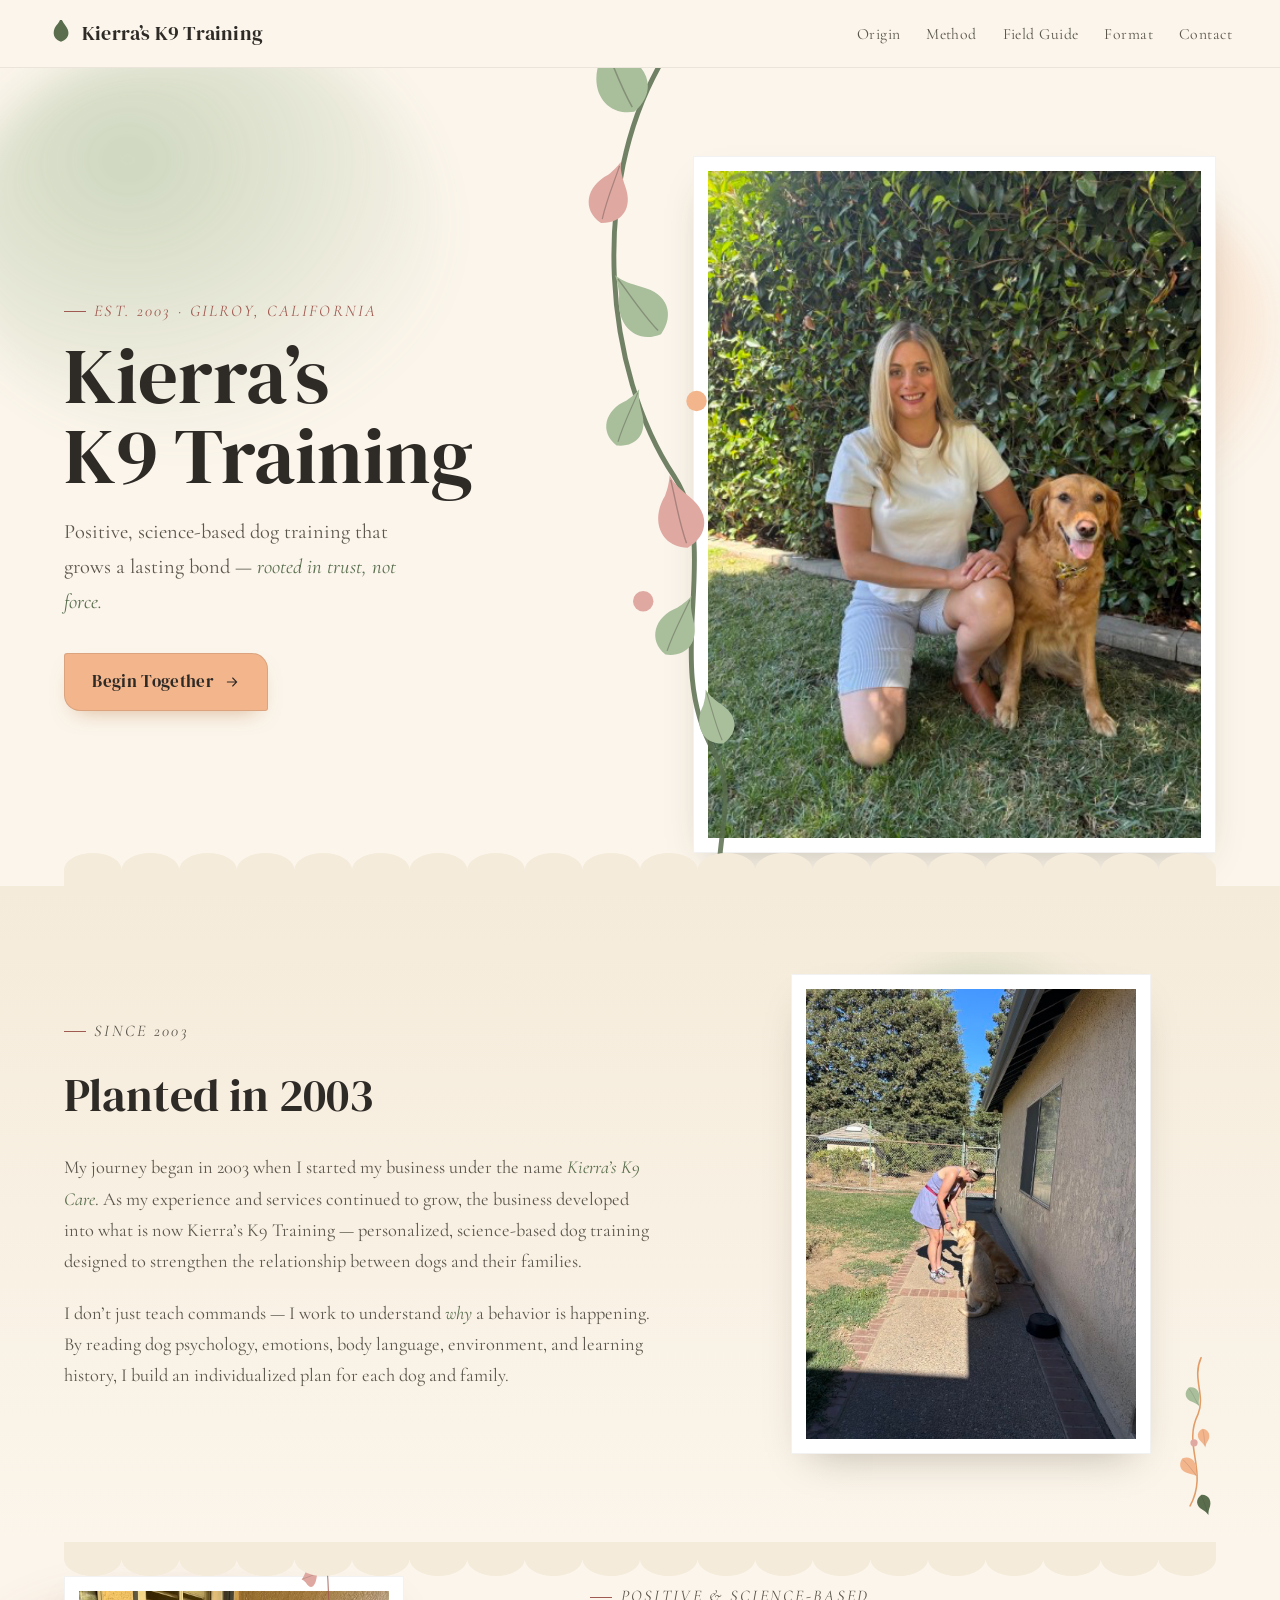
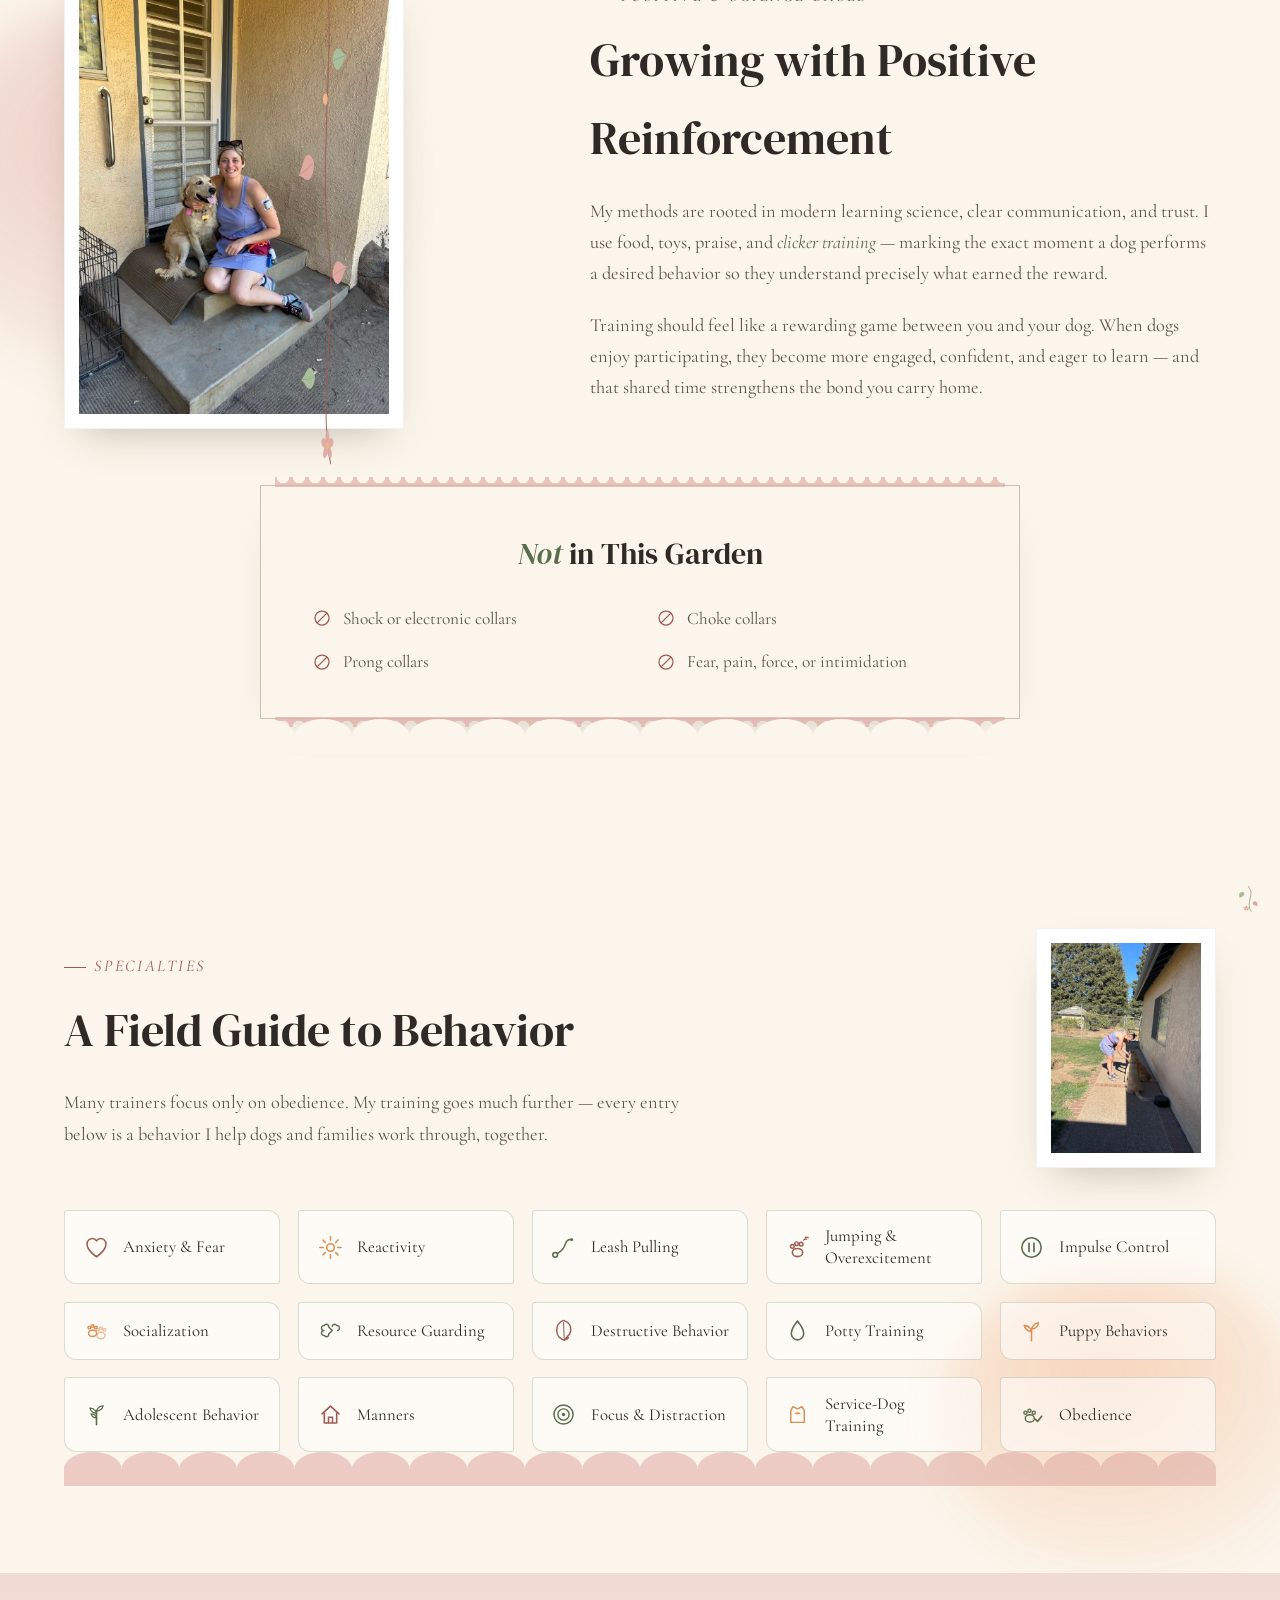
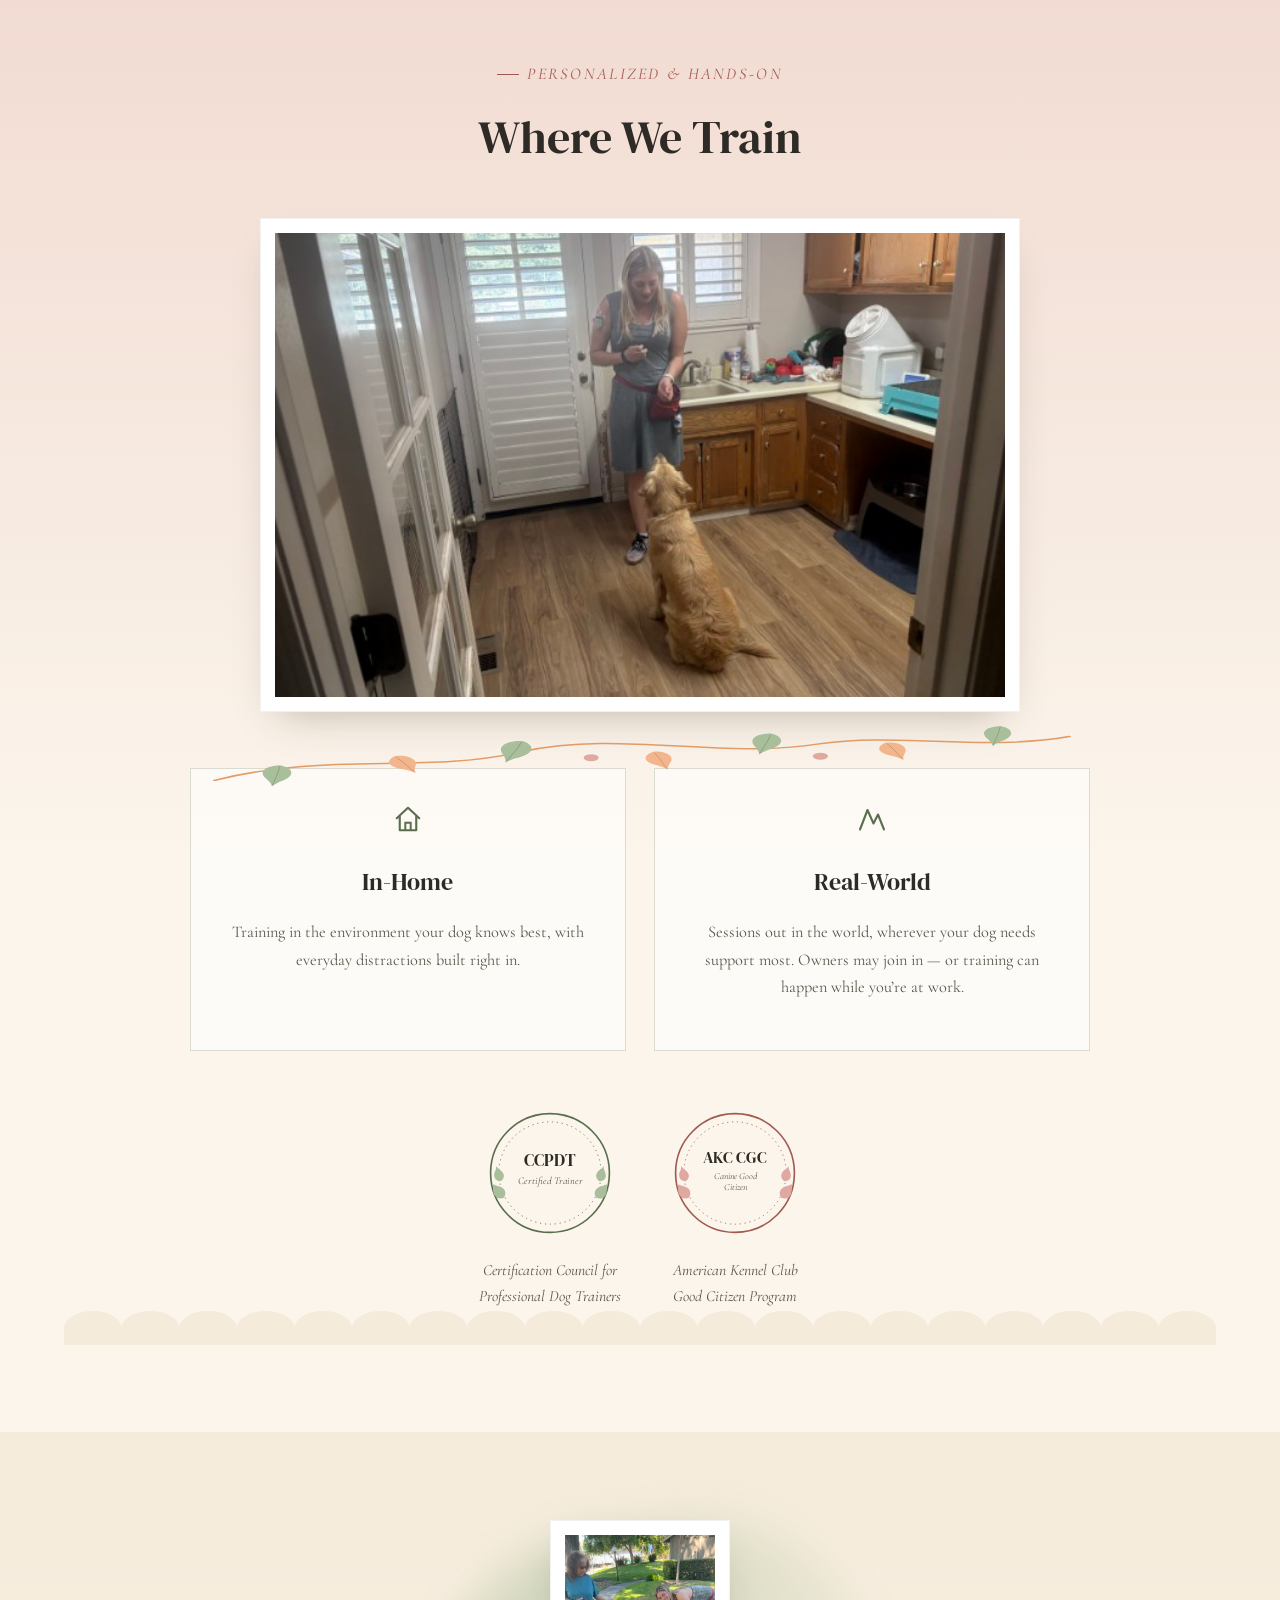
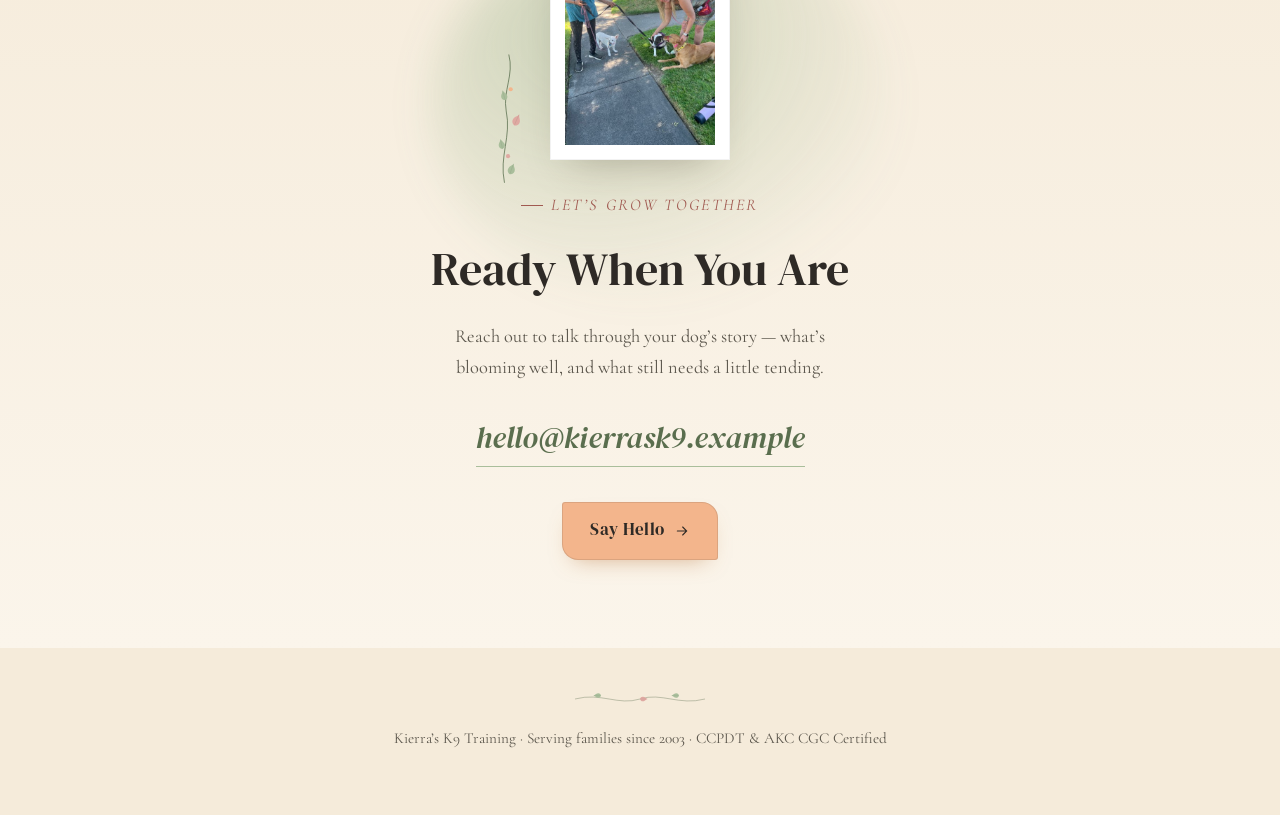
<file: design_6/index.html>
<!DOCTYPE html>
<html lang="en">
<head>
<meta charset="UTF-8">
<meta name="viewport" content="width=device-width, initial-scale=1.0">
<title>Kierra&rsquo;s K9 Training &mdash; Positive, Science-Based Dog Training</title>
<link rel="preconnect" href="https://fonts.googleapis.com">
<link rel="preconnect" href="https://fonts.gstatic.com" crossorigin>
<link href="https://fonts.googleapis.com/css2?family=DM+Serif+Display:ital@0;1&family=Cormorant+Garamond:ital,wght@0,400;0,500;0,600;1,400;1,500;1,600&display=swap" rel="stylesheet">
<style>
  :root{
    --sage:#A9BE9B;
    --sage-deep:#748766;
    --sage-ink:#5A6E4E;
    --apricot:#F3B58C;
    --apricot-deep:#DE8E52;
    --rose:#DFA9A2;
    --rose-deep:#A15A51;
    --cream:#FBF5EB;
    --cream-warm:#F5EBDA;
    --ink:#2E2A26;
    --ink-soft:#5B564C;
    --paper-shadow: 0 18px 40px -20px rgba(60,50,30,0.35);
  }

  *,*::before,*::after{ box-sizing:border-box; }
  html{ scroll-behavior:smooth; }
  body{
    margin:0;
    background:var(--cream);
    color:var(--ink);
    font-family:'Cormorant Garamond', serif;
    font-size:1.15rem;
    line-height:1.7;
    -webkit-font-smoothing:antialiased;
    overflow-x:hidden;
  }
  img{ max-width:100%; display:block; }
  h1,h2,h3{
    font-family:'DM Serif Display', serif;
    font-weight:400;
    margin:0;
    color:var(--ink);
  }
  em{ font-style:italic; color:var(--sage-ink); }
  a{ color:inherit; }
  a:focus-visible, button:focus-visible, .cta:focus-visible{
    outline:2.5px solid var(--sage-ink);
    outline-offset:4px;
    border-radius:2px;
  }
  section{ scroll-margin-top:76px; }

  .eyebrow{
    font-family:'Cormorant Garamond', serif;
    font-style:italic;
    font-size:1.02rem;
    letter-spacing:0.14em;
    text-transform:uppercase;
    color:var(--rose-deep);
    margin:0 0 0.6em;
    display:flex;
    align-items:center;
    gap:0.5em;
  }
  .eyebrow::before{
    content:"";
    width:22px; height:1px;
    background:var(--rose-deep);
    display:inline-block;
  }

  /* ---------- top bar ---------- */
  .topbar{
    position:sticky; top:0; z-index:50;
    display:flex; align-items:center; justify-content:space-between;
    padding:1rem clamp(1.2rem,4vw,3rem);
    background:rgba(251,245,235,0.88);
    backdrop-filter:blur(6px);
    border-bottom:1px solid rgba(46,42,38,0.08);
  }
  .brand{
    font-family:'DM Serif Display', serif;
    font-size:1.28rem;
    letter-spacing:0.01em;
    display:flex; align-items:center; gap:0.5rem;
  }
  .brand svg{ width:26px; height:26px; flex:none; }
  .topnav{ display:flex; gap:clamp(0.9rem,2vw,1.8rem); list-style:none; margin:0; padding:0; }
  .topnav a{
    text-decoration:none;
    font-size:0.98rem;
    letter-spacing:0.03em;
    color:var(--ink-soft);
    padding-bottom:2px;
    border-bottom:1px solid transparent;
    transition:border-color .25s ease, color .25s ease;
  }
  .topnav a:hover{ color:var(--sage-ink); border-color:var(--sage); }
  .nav-toggle{ display:none; }

  /* ---------- watercolor wash blobs ---------- */
  .wash{
    position:absolute;
    pointer-events:none;
    z-index:0;
    opacity:0.85;
  }

  /* ---------- scallop dividers ---------- */
  .scallop{ display:block; width:100%; height:34px; position:relative; z-index:2; }
  .scallop svg{ display:block; width:100%; height:100%; }
  .scallop--down{ margin-bottom:-1px; }
  .scallop--up{ transform:rotate(180deg); margin-top:-1px; }

  /* ---------- section shell ---------- */
  .section{ position:relative; padding:5.5rem clamp(1.3rem,5vw,5rem); overflow:hidden; }
  .section-inner{ position:relative; z-index:1; max-width:1180px; margin:0 auto; }
  .section--tint-sage{ background:linear-gradient(180deg, var(--cream-warm), var(--cream)); }
  .section--tint-rose{ background:var(--cream); }

  .section h2{ font-size:clamp(2rem,3.6vw,2.9rem); }
  .section-lede{ max-width:640px; color:var(--ink-soft); }

  /* ---------- hero ---------- */
  .hero{
    position:relative;
    padding:clamp(3rem,7vw,5.5rem) clamp(1.3rem,5vw,5rem) 0;
    overflow:hidden;
    background:var(--cream);
  }
  .hero-grid{
    position:relative; z-index:1;
    max-width:1180px; margin:0 auto;
    display:grid;
    grid-template-columns:1.05fr 0.95fr;
    gap:clamp(2rem,4vw,4rem);
    align-items:center;
  }
  .hero-text h1{
    font-size:clamp(2.9rem,6.2vw,5.2rem);
    line-height:1.02;
    margin-bottom:0.5rem;
  }
  .hero-text .lede{
    font-size:clamp(1.15rem,1.6vw,1.4rem);
    color:var(--ink-soft);
    max-width:34ch;
    margin:1.1rem 0 2.1rem;
  }
  .hero-photo-wrap{ position:relative; }

  .cta{
    display:inline-flex;
    align-items:center;
    gap:0.6rem;
    font-family:'DM Serif Display', serif;
    font-size:1.05rem;
    letter-spacing:0.02em;
    color:var(--ink);
    text-decoration:none;
    background:var(--apricot);
    padding:0.85rem 1.7rem;
    border-radius:3px 16px 3px 16px;
    box-shadow:0 10px 22px -12px rgba(180,110,50,0.55);
    transition:background .3s ease, transform .3s ease, box-shadow .3s ease;
    border:1px solid rgba(46,42,38,0.12);
  }
  .cta:hover{ background:var(--apricot-deep); transform:translateY(-2px); box-shadow:0 14px 26px -12px rgba(180,110,50,0.6); }
  .cta svg{ width:16px; height:16px; }

  /* ---------- photo frames ---------- */
  .frame{
    position:relative;
    background:#fff;
    padding:14px;
    box-shadow:var(--paper-shadow);
    border:1px solid rgba(46,42,38,0.06);
  }
  .frame img{ width:100%; height:100%; object-fit:cover; display:block; }
  .frame .vine{
    position:absolute;
    pointer-events:none;
    overflow:visible;
    z-index:3;
  }
  .frame--portrait{ aspect-ratio:3/4; }
  .frame--portrait img{ aspect-ratio:3/4; }
  .frame--landscape{ aspect-ratio:4/2.6; }
  .frame--landscape img{ aspect-ratio:4/2.6; }

  @media (prefers-reduced-motion:no-preference){
    .sway{ animation:sway 7s ease-in-out infinite; transform-origin:bottom center; }
    .sway-slow{ animation:sway 9.5s ease-in-out infinite; transform-origin:bottom center; }
    @keyframes sway{
      0%,100%{ transform:rotate(-0.6deg); }
      50%{ transform:rotate(0.6deg); }
    }
  }

  /* ---------- origin ---------- */
  .origin-grid{
    display:grid;
    grid-template-columns:1.1fr 0.9fr;
    gap:clamp(2rem,5vw,4.5rem);
    align-items:center;
  }
  .origin-photo{ max-width:360px; margin:0 auto; }
  .origin-text p + p{ margin-top:1.1em; }
  .origin-text p{ color:var(--ink-soft); }

  /* ---------- method ---------- */
  .method-grid{
    display:grid;
    grid-template-columns:0.85fr 1.15fr;
    gap:clamp(2rem,5vw,4.5rem);
    align-items:center;
    margin-bottom:3.5rem;
  }
  .method-photo{ max-width:340px; }
  .method-text p{ color:var(--ink-soft); }
  .method-text p + p{ margin-top:1.1em; }

  .not-garden{
    position:relative;
    max-width:760px;
    margin:0 auto;
    background:var(--cream);
    border:1.5px solid rgba(93,110,78,0.35);
    padding:2.6rem clamp(1.6rem,4vw,3.2rem);
    box-shadow:0 20px 40px -26px rgba(46,42,38,0.3);
  }
  .not-garden::before,
  .not-garden::after{
    content:"";
    position:absolute; left:14px; right:14px; height:10px;
    background-image:radial-gradient(circle at 8px 0, transparent 6px, var(--rose) 6.6px);
    background-size:16px 10px;
    background-repeat:repeat-x;
    opacity:0.65;
  }
  .not-garden::before{ top:-9px; }
  .not-garden::after{ bottom:-9px; transform:scaleY(-1); }
  .not-garden h3{
    font-size:1.9rem;
    text-align:center;
    margin-bottom:1.5rem;
  }
  .not-garden ul{
    list-style:none; margin:0; padding:0;
    display:grid; grid-template-columns:1fr 1fr; gap:0.9rem 2rem;
  }
  .not-garden li{
    display:flex; align-items:center; gap:0.7rem;
    color:var(--ink-soft);
    font-size:1.08rem;
  }
  .not-garden li svg{ width:20px; height:20px; flex:none; color:var(--rose-deep); }

  /* ---------- field guide ---------- */
  .field-head{
    display:flex;
    justify-content:space-between;
    align-items:flex-end;
    gap:clamp(1.6rem,4vw,3rem);
    flex-wrap:wrap;
  }
  .field-head-text{ flex:1 1 380px; }
  .field-photo{ flex:none; width:min(180px, 40vw); }
  .field-grid{
    display:grid;
    grid-template-columns:repeat(auto-fill, minmax(210px,1fr));
    gap:1.1rem;
    margin-top:2.6rem;
  }
  .field-item{
    display:flex; align-items:center; gap:0.85rem;
    background:rgba(255,255,255,0.55);
    border:1px solid rgba(93,110,78,0.22);
    border-radius:3px 12px 3px 12px;
    padding:0.9rem 1.1rem;
    transition:transform .25s ease, box-shadow .25s ease, background .25s ease;
  }
  .field-item:hover{
    background:#fff;
    transform:translateY(-3px);
    box-shadow:0 14px 24px -16px rgba(46,42,38,0.35);
  }
  .field-item svg{ width:27px; height:27px; flex:none; }
  .field-item span{ font-size:1.05rem; color:var(--ink); line-height:1.3; }

  /* ---------- format ---------- */
  .format-banner{ margin:0 auto 3.5rem; max-width:760px; }
  .format-grid{
    display:grid;
    grid-template-columns:1fr 1fr;
    gap:1.8rem;
    max-width:900px;
    margin:0 auto;
  }
  .format-card{
    background:rgba(255,255,255,0.6);
    border:1px solid rgba(93,110,78,0.22);
    padding:2rem 1.8rem;
    text-align:center;
  }
  .format-card h3{ font-size:1.5rem; margin-bottom:0.6rem; }
  .format-card p{ color:var(--ink-soft); font-size:1.02rem; }
  .format-card svg{ width:36px; height:36px; margin-bottom:0.9rem; color:var(--sage-ink); }

  .badges{
    display:flex; justify-content:center; gap:clamp(1.5rem,4vw,3rem);
    margin-top:3.5rem; flex-wrap:wrap;
  }
  .badge-wrap{ text-align:center; }
  .badge-wrap svg{ width:132px; height:132px; }
  .badge-wrap p{ margin:0.5rem 0 0; font-style:italic; color:var(--ink-soft); font-size:0.98rem; }

  /* ---------- contact ---------- */
  .contact{ text-align:center; }
  .contact .section-inner{ display:flex; flex-direction:column; align-items:center; }
  .contact-photo{ width:180px; margin:0 auto 2rem; }
  .contact h2{ margin-bottom:0.8rem; }
  .contact p.lede2{ color:var(--ink-soft); max-width:46ch; margin:0 auto 1.8rem; font-size:1.15rem; }
  .contact-email{
    font-family:'DM Serif Display', serif;
    font-size:clamp(1.4rem,3vw,1.9rem);
    font-style:italic;
    color:var(--sage-ink);
    text-decoration:none;
    border-bottom:1px solid var(--sage);
    padding-bottom:2px;
  }
  .contact .cta{ margin-top:2.2rem; }

  footer{
    padding:2.5rem 1.5rem 3rem;
    text-align:center;
    color:var(--ink-soft);
    font-size:0.95rem;
    background:var(--cream-warm);
  }
  footer .fvine{ width:130px; height:22px; margin:0 auto 1rem; display:block; color:var(--sage-ink); }

  /* ---------- responsive ---------- */
  @media (max-width:920px){
    .hero-grid{ grid-template-columns:1fr; }
    .hero-photo-wrap{ max-width:340px; margin:0 auto; }
    .origin-grid{ grid-template-columns:1fr; }
    .origin-photo{ order:-1; }
    .method-grid{ grid-template-columns:1fr; }
    .method-photo{ margin:0 auto; }
    .not-garden ul{ grid-template-columns:1fr; }
    .topnav{ display:none; }
  }
  @media (max-width:520px){
    .section{ padding:4rem 1.1rem; }
    .format-grid{ grid-template-columns:1fr; }
    body{ font-size:1.06rem; }
    .not-garden{ padding:2rem 1.2rem; }
  }
</style>
</head>
<body>

<!-- ============ shared SVG defs: gradients, blur, leaf/bud symbols, blob paths ============ -->
<svg width="0" height="0" style="position:absolute" aria-hidden="true">
  <defs>
    <radialGradient id="g-sage" cx="35%" cy="30%" r="75%">
      <stop offset="0%" stop-color="#A9BE9B" stop-opacity="0.65"/>
      <stop offset="100%" stop-color="#A9BE9B" stop-opacity="0"/>
    </radialGradient>
    <radialGradient id="g-apricot" cx="45%" cy="35%" r="75%">
      <stop offset="0%" stop-color="#F3B58C" stop-opacity="0.6"/>
      <stop offset="100%" stop-color="#F3B58C" stop-opacity="0"/>
    </radialGradient>
    <radialGradient id="g-rose" cx="40%" cy="40%" r="75%">
      <stop offset="0%" stop-color="#DFA9A2" stop-opacity="0.6"/>
      <stop offset="100%" stop-color="#DFA9A2" stop-opacity="0"/>
    </radialGradient>
    <filter id="wash-blur" x="-60%" y="-60%" width="220%" height="220%">
      <feGaussianBlur stdDeviation="22"/>
    </filter>

    <path id="blob-1" d="M300,42 C410,18 512,96 536,204 C560,314 486,418 368,442 C246,466 104,414 62,304 C22,196 92,92 190,60 C228,47 262,52 300,42 Z"/>
    <path id="blob-2" d="M250,10 C348,-6 430,58 440,150 C452,252 392,336 300,356 C202,378 96,332 74,236 C54,148 108,60 190,28 C210,20 230,14 250,10 Z"/>

  </defs>
</svg>

<!-- ============ icon sprite ============ -->
<svg width="0" height="0" style="position:absolute" aria-hidden="true">
  <defs>
  <symbol id="i-heart" viewBox="0 0 24 24"><path d="M12 20.2C12 20.2 3.6 14.9 3.6 8.9C3.6 5.9 6 4 8.4 4C10 4 11.3 4.8 12 6.1C12.7 4.8 14 4 15.6 4C18 4 20.4 5.9 20.4 8.9C20.4 14.9 12 20.2 12 20.2Z" fill="none" stroke="currentColor" stroke-width="1.4" stroke-linejoin="round"/></symbol>
  <symbol id="i-burst" viewBox="0 0 24 24"><circle cx="12" cy="12" r="3.4" fill="none" stroke="currentColor" stroke-width="1.4"/><g stroke="currentColor" stroke-width="1.4" stroke-linecap="round"><line x1="12" y1="2.5" x2="12" y2="5.6"/><line x1="12" y1="18.4" x2="12" y2="21.5"/><line x1="2.5" y1="12" x2="5.6" y2="12"/><line x1="18.4" y1="12" x2="21.5" y2="12"/><line x1="5.3" y1="5.3" x2="7.4" y2="7.4"/><line x1="16.6" y1="16.6" x2="18.7" y2="18.7"/><line x1="18.7" y1="5.3" x2="16.6" y2="7.4"/><line x1="7.4" y1="16.6" x2="5.3" y2="18.7"/></g></symbol>
  <symbol id="i-leash" viewBox="0 0 24 24"><circle cx="4.6" cy="18.5" r="2.1" fill="none" stroke="currentColor" stroke-width="1.4"/><path d="M6.6 17.3C10 15.5 12.5 12.5 13.6 9C14.5 6.2 16.6 4.6 19 4.9" fill="none" stroke="currentColor" stroke-width="1.4" stroke-linecap="round"/><circle cx="19.3" cy="5" r="1.3" fill="currentColor"/></symbol>
  <symbol id="i-paw-jump" viewBox="0 0 24 24"><ellipse cx="12" cy="16.5" rx="4.6" ry="3.6" fill="none" stroke="currentColor" stroke-width="1.4"/><circle cx="7.4" cy="11" r="1.6" fill="none" stroke="currentColor" stroke-width="1.3"/><circle cx="11.2" cy="8.6" r="1.6" fill="none" stroke="currentColor" stroke-width="1.3"/><circle cx="15.3" cy="9" r="1.6" fill="none" stroke="currentColor" stroke-width="1.3"/><path d="M17.5 5.4C18.2 4.6 19.2 4.3 20 4.6" fill="none" stroke="currentColor" stroke-width="1.2" stroke-linecap="round"/><path d="M19 3C19.9 2.6 20.9 2.7 21.5 3.3" fill="none" stroke="currentColor" stroke-width="1.2" stroke-linecap="round"/></symbol>
  <symbol id="i-pause" viewBox="0 0 24 24"><circle cx="12" cy="12" r="8.6" fill="none" stroke="currentColor" stroke-width="1.4"/><line x1="9.8" y1="8.4" x2="9.8" y2="15.6" stroke="currentColor" stroke-width="1.5" stroke-linecap="round"/><line x1="14.2" y1="8.4" x2="14.2" y2="15.6" stroke="currentColor" stroke-width="1.5" stroke-linecap="round"/></symbol>
  <symbol id="i-friends" viewBox="0 0 24 24"><g fill="none" stroke="currentColor" stroke-width="1.3"><ellipse cx="8.5" cy="14.5" rx="3.6" ry="2.9"/><circle cx="5.6" cy="9.3" r="1.2"/><circle cx="8.5" cy="8" r="1.2"/><circle cx="11.4" cy="9.3" r="1.2"/></g><g fill="none" stroke="currentColor" stroke-width="1.3" opacity="0.55"><ellipse cx="16" cy="16.5" rx="3.6" ry="2.9"/><circle cx="13.1" cy="11.3" r="1.2"/><circle cx="16" cy="10" r="1.2"/><circle cx="18.9" cy="11.3" r="1.2"/></g></symbol>
  <symbol id="i-bone" viewBox="0 0 24 24"><path d="M6.2 12C4.9 12 3.9 10.9 4 9.6C4.1 8.3 5.3 7.4 6.5 7.6C7.1 6.7 8.2 6.3 9.2 6.7C10.1 7 10.6 7.9 10.4 8.8L13.6 12L10.4 15.2C10.6 16.1 10.1 17 9.2 17.3C8.2 17.7 7.1 17.3 6.5 16.4C5.3 16.6 4.1 15.7 4 14.4C3.9 13.1 4.9 12 6.2 12Z" fill="none" stroke="currentColor" stroke-width="1.3" stroke-linejoin="round"/><path d="M17.8 12C19.1 12 20.1 10.9 20 9.6C19.9 8.3 18.7 7.4 17.5 7.6C16.9 6.7 15.8 6.3 14.8 6.7C13.9 7 13.4 7.9 13.6 8.8" fill="none" stroke="currentColor" stroke-width="1.3" stroke-linejoin="round"/></symbol>
  <symbol id="i-torn-leaf" viewBox="0 0 24 24"><path d="M12 3C16.5 4.5 19 8 18.4 12.4C18.1 14.6 16.9 16.3 15.2 17.4L16.4 18.6L14.8 18.2L15.2 19.8L13.6 19L13 20.6C9 19.6 6 16.3 6 12C6 7.5 8.5 4.3 12 3Z" fill="none" stroke="currentColor" stroke-width="1.3" stroke-linejoin="round"/><line x1="12" y1="4.6" x2="12.6" y2="19" stroke="currentColor" stroke-width="0.9"/></symbol>
  <symbol id="i-drop" viewBox="0 0 24 24"><path d="M12 3.5C12 3.5 17.5 10.4 17.5 14.6C17.5 17.9 15 20.3 12 20.3C9 20.3 6.5 17.9 6.5 14.6C6.5 10.4 12 3.5 12 3.5Z" fill="none" stroke="currentColor" stroke-width="1.4" stroke-linejoin="round"/></symbol>
  <symbol id="i-sprout" viewBox="0 0 24 24"><line x1="12" y1="21" x2="12" y2="12" stroke="currentColor" stroke-width="1.4" stroke-linecap="round"/><path d="M12 13C12 13 6.5 12.6 5.5 7.5C10.8 7.1 12 13 12 13Z" fill="none" stroke="currentColor" stroke-width="1.3" stroke-linejoin="round"/><path d="M12 11C12 11 12.8 6 18 5C18.2 10.2 12 11 12 11Z" fill="none" stroke="currentColor" stroke-width="1.3" stroke-linejoin="round"/></symbol>
  <symbol id="i-sapling" viewBox="0 0 24 24"><line x1="12" y1="21" x2="12" y2="9" stroke="currentColor" stroke-width="1.4" stroke-linecap="round"/><path d="M12 11C12 11 7 10.6 6.2 6.3C10.8 6 12 11 12 11Z" fill="none" stroke="currentColor" stroke-width="1.2"/><path d="M12 9C12 9 17 8.6 17.8 4.3C13.2 4 12 9 12 9Z" fill="none" stroke="currentColor" stroke-width="1.2"/><path d="M12 15C12 15 8 14.7 7.3 11.4C10.9 11.1 12 15 12 15Z" fill="none" stroke="currentColor" stroke-width="1.2"/></symbol>
  <symbol id="i-house" viewBox="0 0 24 24"><path d="M4.5 11.5L12 4.5L19.5 11.5" fill="none" stroke="currentColor" stroke-width="1.4" stroke-linecap="round" stroke-linejoin="round"/><path d="M6.5 10V19.5H17.5V10" fill="none" stroke="currentColor" stroke-width="1.4" stroke-linejoin="round"/><path d="M10.2 19.5V14.5H13.8V19.5" fill="none" stroke="currentColor" stroke-width="1.3"/></symbol>
  <symbol id="i-target" viewBox="0 0 24 24"><circle cx="12" cy="12" r="8.5" fill="none" stroke="currentColor" stroke-width="1.3"/><circle cx="12" cy="12" r="5" fill="none" stroke="currentColor" stroke-width="1.3"/><circle cx="12" cy="12" r="1.5" fill="currentColor"/></symbol>
  <symbol id="i-vest" viewBox="0 0 24 24"><path d="M8 5L12 7L16 5L18 8.5V19H6V8.5L8 5Z" fill="none" stroke="currentColor" stroke-width="1.3" stroke-linejoin="round"/><line x1="9.5" y1="11" x2="14.5" y2="11" stroke="currentColor" stroke-width="1.2"/><circle cx="12" cy="11" r="0.9" fill="currentColor"/></symbol>
  <symbol id="i-check-paw" viewBox="0 0 24 24"><ellipse cx="10.5" cy="15.5" rx="4" ry="3.2" fill="none" stroke="currentColor" stroke-width="1.3"/><circle cx="6.6" cy="10.4" r="1.4" fill="none" stroke="currentColor" stroke-width="1.2"/><circle cx="10.2" cy="8.6" r="1.4" fill="none" stroke="currentColor" stroke-width="1.2"/><circle cx="14" cy="10.4" r="1.4" fill="none" stroke="currentColor" stroke-width="1.2"/><path d="M15.5 16.2L17.4 18.2L21 13.6" fill="none" stroke="currentColor" stroke-width="1.5" stroke-linecap="round" stroke-linejoin="round"/></symbol>
  <symbol id="i-prohibit" viewBox="0 0 24 24"><circle cx="12" cy="12" r="8.4" fill="none" stroke="currentColor" stroke-width="1.5"/><line x1="6.4" y1="17.6" x2="17.6" y2="6.4" stroke="currentColor" stroke-width="1.5" stroke-linecap="round"/></symbol>
  </defs>
</svg>

<header class="topbar">
  <div class="brand">
    <svg viewBox="0 0 24 24" aria-hidden="true"><g style="color:var(--sage-ink)" transform="translate(12,20) scale(0.7)"><path d="M0,0 C-11,-3 -13,-15 -4,-24 C-2,-27 -1,-29 0,-32 C1,-28 3,-25 6,-21 C13,-12 10,-3 0,0 Z" fill="currentColor"/></g></svg>
    Kierra&rsquo;s K9 Training
  </div>
  <nav>
    <ul class="topnav">
      <li><a href="#origin">Origin</a></li>
      <li><a href="#method">Method</a></li>
      <li><a href="#field-guide">Field Guide</a></li>
      <li><a href="#format">Format</a></li>
      <li><a href="#contact">Contact</a></li>
    </ul>
  </nav>
</header>

<main>

<!-- ============ HERO ============ -->
<section class="hero" id="hero">
  <svg class="wash" viewBox="0 0 600 500" style="top:-8%;left:-12%;width:56%;height:60%;">
    <use href="#blob-1" fill="url(#g-sage)" filter="url(#wash-blur)"/>
  </svg>
  <svg class="wash" viewBox="0 0 600 500" style="top:15%;right:-14%;width:48%;height:52%;">
    <use href="#blob-2" fill="url(#g-apricot)" filter="url(#wash-blur)"/>
  </svg>

  <div class="hero-grid">
    <div class="hero-text">
      <p class="eyebrow">Est. 2003 &middot; Gilroy, California</p>
      <h1>Kierra&rsquo;s<br>K9 Training</h1>
      <p class="lede">Positive, science-based dog training that grows a lasting bond &mdash; <em>rooted in trust, not force.</em></p>
      <a class="cta" href="#contact">
        Begin Together
        <svg viewBox="0 0 24 24" fill="none" stroke="currentColor" stroke-width="1.6" stroke-linecap="round"><path d="M5 12h14M13 6l6 6-6 6"/></svg>
      </a>
    </div>
    <div class="hero-photo-wrap">
      <div class="frame frame--portrait">
        <img src="../assets/IMG_9926.png" alt="Kierra crouched beside a calm, attentive dog outdoors">
        <svg class="vine sway-slow" viewBox="0 0 300 400" preserveAspectRatio="none" style="left:-14%;top:-9%;width:128%;height:128%;">
          <path d="M18,-14 C -14,42 -8,124 24,172 C 46,206 18,254 42,296 C 56,320 34,350 50,378" fill="none" stroke="var(--sage-ink)" stroke-width="2.2" stroke-linecap="round" opacity="0.85"/>
          <g transform="translate(6,8) rotate(-24) scale(1.15)" style="color:var(--sage)"><path d="M0,0 C-11,-3 -13,-15 -4,-24 C-2,-27 -1,-29 0,-32 C1,-28 3,-25 6,-21 C13,-12 10,-3 0,0 Z" fill="currentColor"/><path d="M0,-2 C-1,-12 0,-22 0,-30" fill="none" stroke="rgba(46,42,38,0.3)" stroke-width="0.6"/></g>
          <g transform="translate(-9,58) rotate(18) scale(0.9)" style="color:var(--rose)"><path d="M0,0 C-11,-3 -13,-15 -4,-24 C-2,-27 -1,-29 0,-32 C1,-28 3,-25 6,-21 C13,-12 10,-3 0,0 Z" fill="currentColor"/><path d="M0,-2 C-1,-12 0,-22 0,-30" fill="none" stroke="rgba(46,42,38,0.3)" stroke-width="0.6"/></g>
          <g transform="translate(18,108) rotate(-38) scale(1.05)" style="color:var(--sage)"><path d="M0,0 C-11,-3 -13,-15 -4,-24 C-2,-27 -1,-29 0,-32 C1,-28 3,-25 6,-21 C13,-12 10,-3 0,0 Z" fill="currentColor"/><path d="M0,-2 C-1,-12 0,-22 0,-30" fill="none" stroke="rgba(46,42,38,0.3)" stroke-width="0.6"/></g>
          <g transform="translate(-2,158) rotate(22) scale(0.85)" style="color:var(--sage)"><path d="M0,0 C-11,-3 -13,-15 -4,-24 C-2,-27 -1,-29 0,-32 C1,-28 3,-25 6,-21 C13,-12 10,-3 0,0 Z" fill="currentColor"/><path d="M0,-2 C-1,-12 0,-22 0,-30" fill="none" stroke="rgba(46,42,38,0.3)" stroke-width="0.6"/></g>
          <g transform="translate(30,204) rotate(-14) scale(1.05)" style="color:var(--rose)"><path d="M0,0 C-11,-3 -13,-15 -4,-24 C-2,-27 -1,-29 0,-32 C1,-28 3,-25 6,-21 C13,-12 10,-3 0,0 Z" fill="currentColor"/><path d="M0,-2 C-1,-12 0,-22 0,-30" fill="none" stroke="rgba(46,42,38,0.3)" stroke-width="0.6"/></g>
          <g transform="translate(20,252) rotate(24) scale(0.9)" style="color:var(--sage)"><path d="M0,0 C-11,-3 -13,-15 -4,-24 C-2,-27 -1,-29 0,-32 C1,-28 3,-25 6,-21 C13,-12 10,-3 0,0 Z" fill="currentColor"/><path d="M0,-2 C-1,-12 0,-22 0,-30" fill="none" stroke="rgba(46,42,38,0.3)" stroke-width="0.6"/></g>
          <g transform="translate(46,292) rotate(-18) scale(0.8)" style="color:var(--sage)"><path d="M0,0 C-11,-3 -13,-15 -4,-24 C-2,-27 -1,-29 0,-32 C1,-28 3,-25 6,-21 C13,-12 10,-3 0,0 Z" fill="currentColor"/><path d="M0,-2 C-1,-12 0,-22 0,-30" fill="none" stroke="rgba(46,42,38,0.3)" stroke-width="0.6"/></g>
          <circle cx="0" cy="0" r="4.6" transform="translate(34,138)" style="color:var(--apricot);fill:currentColor"/>
          <circle cx="0" cy="0" r="4.6" transform="translate(10,228)" style="color:var(--rose);fill:currentColor"/>
          <g transform="translate(52,372) scale(0.8)" style="color:var(--rose)"><g fill="currentColor" opacity="0.92"><ellipse cx="0" cy="-8" rx="5" ry="8"/><ellipse cx="0" cy="-8" rx="5" ry="8" transform="rotate(72)"/><ellipse cx="0" cy="-8" rx="5" ry="8" transform="rotate(144)"/><ellipse cx="0" cy="-8" rx="5" ry="8" transform="rotate(216)"/><ellipse cx="0" cy="-8" rx="5" ry="8" transform="rotate(288)"/></g><circle cx="0" cy="0" r="3.4" fill="#F3B58C"/></g>
        </svg>
      </div>
    </div>
  </div>

  <div class="scallop scallop--down">
    <svg viewBox="0 0 1200 60" preserveAspectRatio="none"><path fill="var(--cream-warm)" d="M0,30 a30,30 0 0 1 60,0 a30,30 0 0 1 60,0 a30,30 0 0 1 60,0 a30,30 0 0 1 60,0 a30,30 0 0 1 60,0 a30,30 0 0 1 60,0 a30,30 0 0 1 60,0 a30,30 0 0 1 60,0 a30,30 0 0 1 60,0 a30,30 0 0 1 60,0 a30,30 0 0 1 60,0 a30,30 0 0 1 60,0 a30,30 0 0 1 60,0 a30,30 0 0 1 60,0 a30,30 0 0 1 60,0 a30,30 0 0 1 60,0 a30,30 0 0 1 60,0 a30,30 0 0 1 60,0 a30,30 0 0 1 60,0 a30,30 0 0 1 60,0 L1200,60 L0,60 Z"/></svg>
  </div>
</section>

<!-- ============ ORIGIN ============ -->
<section class="section section--tint-sage" id="origin">
  <svg class="wash" viewBox="0 0 600 500" style="top:10%;left:58%;width:42%;height:60%;">
    <use href="#blob-2" fill="url(#g-sage)" filter="url(#wash-blur)"/>
  </svg>
  <div class="section-inner origin-grid">
    <div class="origin-text">
      <p class="eyebrow">Since 2003</p>
      <h2>Planted in 2003</h2>
      <p>My journey began in 2003 when I started my business under the name <em>Kierra&rsquo;s K9 Care</em>. As my experience and services continued to grow, the business developed into what is now Kierra&rsquo;s K9 Training &mdash; personalized, science-based dog training designed to strengthen the relationship between dogs and their families.</p>
      <p>I don&rsquo;t just teach commands &mdash; I work to understand <em>why</em> a behavior is happening. By reading dog psychology, emotions, body language, environment, and learning history, I build an individualized plan for each dog and family.</p>
    </div>
    <div class="origin-photo frame frame--portrait">
      <img src="../assets/IMG_5206.png" alt="Kierra training a dog in a garden setting">
      <svg class="vine sway" viewBox="0 0 300 400" preserveAspectRatio="none" style="right:-15%;bottom:-9%;left:auto;top:auto;width:66%;height:66%;">
        <path d="M282,412 C 306,368 272,336 292,296 C 302,272 284,250 296,224" fill="none" stroke="var(--apricot-deep)" stroke-width="2" stroke-linecap="round" opacity="0.85"/>
        <g transform="translate(296,398) rotate(160) scale(0.85)" style="color:var(--sage-ink)"><path d="M0,0 C-11,-3 -13,-15 -4,-24 C-2,-27 -1,-29 0,-32 C1,-28 3,-25 6,-21 C13,-12 10,-3 0,0 Z" fill="currentColor"/><path d="M0,-2 C-1,-12 0,-22 0,-30" fill="none" stroke="rgba(46,42,38,0.3)" stroke-width="0.6"/></g>
        <g transform="translate(272,352) rotate(140) scale(0.95)" style="color:var(--apricot)"><path d="M0,0 C-11,-3 -13,-15 -4,-24 C-2,-27 -1,-29 0,-32 C1,-28 3,-25 6,-21 C13,-12 10,-3 0,0 Z" fill="currentColor"/><path d="M0,-2 C-1,-12 0,-22 0,-30" fill="none" stroke="rgba(46,42,38,0.3)" stroke-width="0.6"/></g>
        <g transform="translate(298,314) rotate(172) scale(0.75)" style="color:var(--apricot)"><path d="M0,0 C-11,-3 -13,-15 -4,-24 C-2,-27 -1,-29 0,-32 C1,-28 3,-25 6,-21 C13,-12 10,-3 0,0 Z" fill="currentColor"/><path d="M0,-2 C-1,-12 0,-22 0,-30" fill="none" stroke="rgba(46,42,38,0.3)" stroke-width="0.6"/></g>
        <g transform="translate(280,262) rotate(150) scale(0.85)" style="color:var(--sage)"><path d="M0,0 C-11,-3 -13,-15 -4,-24 C-2,-27 -1,-29 0,-32 C1,-28 3,-25 6,-21 C13,-12 10,-3 0,0 Z" fill="currentColor"/><path d="M0,-2 C-1,-12 0,-22 0,-30" fill="none" stroke="rgba(46,42,38,0.3)" stroke-width="0.6"/></g>
        <circle cx="0" cy="0" r="4.6" transform="translate(287,332)" style="color:var(--rose);fill:currentColor"/>
      </svg>
    </div>
  </div>
</section>

<!-- ============ METHOD ============ -->
<section class="section section--tint-rose" id="method">
  <div class="scallop scallop--up" style="margin-top:-5.5rem;">
    <svg viewBox="0 0 1200 60" preserveAspectRatio="none"><path fill="var(--cream-warm)" d="M0,30 a30,30 0 0 1 60,0 a30,30 0 0 1 60,0 a30,30 0 0 1 60,0 a30,30 0 0 1 60,0 a30,30 0 0 1 60,0 a30,30 0 0 1 60,0 a30,30 0 0 1 60,0 a30,30 0 0 1 60,0 a30,30 0 0 1 60,0 a30,30 0 0 1 60,0 a30,30 0 0 1 60,0 a30,30 0 0 1 60,0 a30,30 0 0 1 60,0 a30,30 0 0 1 60,0 a30,30 0 0 1 60,0 a30,30 0 0 1 60,0 a30,30 0 0 1 60,0 a30,30 0 0 1 60,0 a30,30 0 0 1 60,0 a30,30 0 0 1 60,0 L1200,60 L0,60 Z"/></svg>
  </div>
  <svg class="wash" viewBox="0 0 600 500" style="top:0%;left:-10%;width:46%;height:56%;">
    <use href="#blob-1" fill="url(#g-rose)" filter="url(#wash-blur)"/>
  </svg>

  <div class="section-inner">
    <div class="method-grid">
      <div class="method-photo frame frame--portrait">
        <img src="../assets/IMG_5205.png" alt="Dog focused and engaged during a training session">
        <svg class="vine sway" viewBox="0 0 300 400" preserveAspectRatio="none" style="right:-20%;top:-6%;left:auto;width:46%;height:112%;">
          <path d="M18,-10 C 44,80 4,160 28,240 C 40,296 6,356 30,406" fill="none" stroke="var(--rose-deep)" stroke-width="2" stroke-linecap="round" opacity="0.85"/>
          <g transform="translate(4,18) rotate(-100) scale(0.95)" style="color:var(--rose)"><path d="M0,0 C-11,-3 -13,-15 -4,-24 C-2,-27 -1,-29 0,-32 C1,-28 3,-25 6,-21 C13,-12 10,-3 0,0 Z" fill="currentColor"/><path d="M0,-2 C-1,-12 0,-22 0,-30" fill="none" stroke="rgba(46,42,38,0.3)" stroke-width="0.6"/></g>
          <g transform="translate(34,88) rotate(80) scale(0.85)" style="color:var(--sage)"><path d="M0,0 C-11,-3 -13,-15 -4,-24 C-2,-27 -1,-29 0,-32 C1,-28 3,-25 6,-21 C13,-12 10,-3 0,0 Z" fill="currentColor"/><path d="M0,-2 C-1,-12 0,-22 0,-30" fill="none" stroke="rgba(46,42,38,0.3)" stroke-width="0.6"/></g>
          <g transform="translate(-2,168) rotate(-110) scale(1) " style="color:var(--rose)"><path d="M0,0 C-11,-3 -13,-15 -4,-24 C-2,-27 -1,-29 0,-32 C1,-28 3,-25 6,-21 C13,-12 10,-3 0,0 Z" fill="currentColor"/><path d="M0,-2 C-1,-12 0,-22 0,-30" fill="none" stroke="rgba(46,42,38,0.3)" stroke-width="0.6"/></g>
          <g transform="translate(34,258) rotate(75) scale(0.9)" style="color:var(--rose)"><path d="M0,0 C-11,-3 -13,-15 -4,-24 C-2,-27 -1,-29 0,-32 C1,-28 3,-25 6,-21 C13,-12 10,-3 0,0 Z" fill="currentColor"/><path d="M0,-2 C-1,-12 0,-22 0,-30" fill="none" stroke="rgba(46,42,38,0.3)" stroke-width="0.6"/></g>
          <g transform="translate(0,338) rotate(-95) scale(0.85)" style="color:var(--sage)"><path d="M0,0 C-11,-3 -13,-15 -4,-24 C-2,-27 -1,-29 0,-32 C1,-28 3,-25 6,-21 C13,-12 10,-3 0,0 Z" fill="currentColor"/><path d="M0,-2 C-1,-12 0,-22 0,-30" fill="none" stroke="rgba(46,42,38,0.3)" stroke-width="0.6"/></g>
          <circle cx="0" cy="0" r="4.6" transform="translate(20,118)" style="color:var(--apricot);fill:currentColor"/>
          <g transform="translate(24,392) scale(0.75)" style="color:var(--rose)"><g fill="currentColor" opacity="0.92"><ellipse cx="0" cy="-8" rx="5" ry="8"/><ellipse cx="0" cy="-8" rx="5" ry="8" transform="rotate(72)"/><ellipse cx="0" cy="-8" rx="5" ry="8" transform="rotate(144)"/><ellipse cx="0" cy="-8" rx="5" ry="8" transform="rotate(216)"/><ellipse cx="0" cy="-8" rx="5" ry="8" transform="rotate(288)"/></g><circle cx="0" cy="0" r="3.4" fill="#F3B58C"/></g>
        </svg>
      </div>
      <div class="method-text">
        <p class="eyebrow">Positive &amp; Science-Based</p>
        <h2>Growing with Positive Reinforcement</h2>
        <p>My methods are rooted in modern learning science, clear communication, and trust. I use food, toys, praise, and <em>clicker training</em> &mdash; marking the exact moment a dog performs a desired behavior so they understand precisely what earned the reward.</p>
        <p>Training should feel like a rewarding game between you and your dog. When dogs enjoy participating, they become more engaged, confident, and eager to learn &mdash; and that shared time strengthens the bond you carry home.</p>
      </div>
    </div>

    <div class="not-garden">
      <h3><em>Not</em> in This Garden</h3>
      <ul>
        <li><svg viewBox="0 0 24 24"><use href="#i-prohibit"/></svg> Shock or electronic collars</li>
        <li><svg viewBox="0 0 24 24"><use href="#i-prohibit"/></svg> Choke collars</li>
        <li><svg viewBox="0 0 24 24"><use href="#i-prohibit"/></svg> Prong collars</li>
        <li><svg viewBox="0 0 24 24"><use href="#i-prohibit"/></svg> Fear, pain, force, or intimidation</li>
      </ul>
    </div>
  </div>

  <div class="scallop scallop--down">
    <svg viewBox="0 0 1200 60" preserveAspectRatio="none"><path fill="var(--cream)" d="M0,30 a30,30 0 0 1 60,0 a30,30 0 0 1 60,0 a30,30 0 0 1 60,0 a30,30 0 0 1 60,0 a30,30 0 0 1 60,0 a30,30 0 0 1 60,0 a30,30 0 0 1 60,0 a30,30 0 0 1 60,0 a30,30 0 0 1 60,0 a30,30 0 0 1 60,0 a30,30 0 0 1 60,0 a30,30 0 0 1 60,0 a30,30 0 0 1 60,0 a30,30 0 0 1 60,0 a30,30 0 0 1 60,0 a30,30 0 0 1 60,0 a30,30 0 0 1 60,0 a30,30 0 0 1 60,0 a30,30 0 0 1 60,0 a30,30 0 0 1 60,0 L1200,60 L0,60 Z"/></svg>
  </div>
</section>

<!-- ============ FIELD GUIDE (services) ============ -->
<section class="section section--tint-rose" id="field-guide">
  <svg class="wash" viewBox="0 0 600 500" style="bottom:-6%;right:-10%;width:44%;height:52%;">
    <use href="#blob-1" fill="url(#g-apricot)" filter="url(#wash-blur)"/>
  </svg>
  <div class="section-inner">
    <div class="field-head">
      <div class="field-head-text">
        <p class="eyebrow">Specialties</p>
        <h2>A Field Guide to Behavior</h2>
        <p class="section-lede">Many trainers focus only on obedience. My training goes much further &mdash; every entry below is a behavior I help dogs and families work through, together.</p>
      </div>
      <div class="field-photo frame frame--portrait">
        <img src="../assets/IMG_5207.png" alt="Dog practicing focus and attention during a session">
        <svg class="vine sway" viewBox="0 0 300 400" preserveAspectRatio="none" style="right:-22%;top:-16%;left:auto;width:56%;height:44%;">
          <path d="M284,-18 C 306,14 274,42 292,78" fill="none" stroke="var(--sage-ink)" stroke-width="2" stroke-linecap="round" opacity="0.85"/>
          <g transform="translate(268,4) rotate(-155) scale(0.8)" style="color:var(--sage)"><path d="M0,0 C-11,-3 -13,-15 -4,-24 C-2,-27 -1,-29 0,-32 C1,-28 3,-25 6,-21 C13,-12 10,-3 0,0 Z" fill="currentColor"/><path d="M0,-2 C-1,-12 0,-22 0,-30" fill="none" stroke="rgba(46,42,38,0.3)" stroke-width="0.6"/></g>
          <g transform="translate(300,40) rotate(150) scale(0.7)" style="color:var(--rose)"><path d="M0,0 C-11,-3 -13,-15 -4,-24 C-2,-27 -1,-29 0,-32 C1,-28 3,-25 6,-21 C13,-12 10,-3 0,0 Z" fill="currentColor"/><path d="M0,-2 C-1,-12 0,-22 0,-30" fill="none" stroke="rgba(46,42,38,0.3)" stroke-width="0.6"/></g>
          <g transform="translate(278,66) scale(0.6)" style="color:var(--rose)"><g fill="currentColor" opacity="0.92"><ellipse cx="0" cy="-8" rx="5" ry="8"/><ellipse cx="0" cy="-8" rx="5" ry="8" transform="rotate(72)"/><ellipse cx="0" cy="-8" rx="5" ry="8" transform="rotate(144)"/><ellipse cx="0" cy="-8" rx="5" ry="8" transform="rotate(216)"/><ellipse cx="0" cy="-8" rx="5" ry="8" transform="rotate(288)"/></g><circle cx="0" cy="0" r="3.4" fill="#F3B58C"/></g>
        </svg>
      </div>
    </div>

    <div class="field-grid">
      <div class="field-item"><svg style="color:var(--rose-deep)"><use href="#i-heart"/></svg><span>Anxiety &amp; Fear</span></div>
      <div class="field-item"><svg style="color:var(--apricot-deep)"><use href="#i-burst"/></svg><span>Reactivity</span></div>
      <div class="field-item"><svg style="color:var(--sage-ink)"><use href="#i-leash"/></svg><span>Leash Pulling</span></div>
      <div class="field-item"><svg style="color:var(--rose-deep)"><use href="#i-paw-jump"/></svg><span>Jumping &amp; Overexcitement</span></div>
      <div class="field-item"><svg style="color:var(--sage-ink)"><use href="#i-pause"/></svg><span>Impulse Control</span></div>
      <div class="field-item"><svg style="color:var(--apricot-deep)"><use href="#i-friends"/></svg><span>Socialization</span></div>
      <div class="field-item"><svg style="color:var(--sage-ink)"><use href="#i-bone"/></svg><span>Resource Guarding</span></div>
      <div class="field-item"><svg style="color:var(--rose-deep)"><use href="#i-torn-leaf"/></svg><span>Destructive Behavior</span></div>
      <div class="field-item"><svg style="color:var(--sage-ink)"><use href="#i-drop"/></svg><span>Potty Training</span></div>
      <div class="field-item"><svg style="color:var(--apricot-deep)"><use href="#i-sprout"/></svg><span>Puppy Behaviors</span></div>
      <div class="field-item"><svg style="color:var(--sage-ink)"><use href="#i-sapling"/></svg><span>Adolescent Behavior</span></div>
      <div class="field-item"><svg style="color:var(--rose-deep)"><use href="#i-house"/></svg><span>Manners</span></div>
      <div class="field-item"><svg style="color:var(--sage-ink)"><use href="#i-target"/></svg><span>Focus &amp; Distraction</span></div>
      <div class="field-item"><svg style="color:var(--apricot-deep)"><use href="#i-vest"/></svg><span>Service-Dog Training</span></div>
      <div class="field-item"><svg style="color:var(--sage-ink)"><use href="#i-check-paw"/></svg><span>Obedience</span></div>
    </div>
  </div>

  <div class="scallop scallop--down">
    <svg viewBox="0 0 1200 60" preserveAspectRatio="none"><path fill="var(--rose)" d="M0,30 a30,30 0 0 1 60,0 a30,30 0 0 1 60,0 a30,30 0 0 1 60,0 a30,30 0 0 1 60,0 a30,30 0 0 1 60,0 a30,30 0 0 1 60,0 a30,30 0 0 1 60,0 a30,30 0 0 1 60,0 a30,30 0 0 1 60,0 a30,30 0 0 1 60,0 a30,30 0 0 1 60,0 a30,30 0 0 1 60,0 a30,30 0 0 1 60,0 a30,30 0 0 1 60,0 a30,30 0 0 1 60,0 a30,30 0 0 1 60,0 a30,30 0 0 1 60,0 a30,30 0 0 1 60,0 a30,30 0 0 1 60,0 a30,30 0 0 1 60,0 L1200,60 L0,60 Z" opacity="0.55"/></svg>
  </div>
</section>

<!-- ============ FORMAT ============ -->
<section class="section" id="format" style="background:var(--rose); background:linear-gradient(180deg, rgba(223,169,162,0.35), var(--cream) 60%);">
  <div class="section-inner">
    <p class="eyebrow" style="justify-content:center;">Personalized &amp; Hands-On</p>
    <h2 style="text-align:center;margin-bottom:2.6rem;">Where We Train</h2>

    <div class="format-banner frame frame--landscape">
      <img src="../assets/IMG_5337.png" alt="Training session taking place in a real-world outdoor environment">
      <svg class="vine sway-slow" viewBox="0 0 500 300" preserveAspectRatio="none" style="left:-4%;bottom:-14%;top:auto;width:108%;height:46%;">
        <path d="M-10,300 C 60,262 118,292 178,262 C 238,234 296,272 358,252 C 408,236 458,262 512,242" fill="none" stroke="var(--apricot-deep)" stroke-width="2" stroke-linecap="round" opacity="0.85"/>
        <g transform="translate(30,280) rotate(190) scale(0.9)" style="color:var(--sage)"><path d="M0,0 C-11,-3 -13,-15 -4,-24 C-2,-27 -1,-29 0,-32 C1,-28 3,-25 6,-21 C13,-12 10,-3 0,0 Z" fill="currentColor"/><path d="M0,-2 C-1,-12 0,-22 0,-30" fill="none" stroke="rgba(46,42,38,0.3)" stroke-width="0.6"/></g>
        <g transform="translate(100,268) rotate(150) scale(0.8)" style="color:var(--apricot)"><path d="M0,0 C-11,-3 -13,-15 -4,-24 C-2,-27 -1,-29 0,-32 C1,-28 3,-25 6,-21 C13,-12 10,-3 0,0 Z" fill="currentColor"/><path d="M0,-2 C-1,-12 0,-22 0,-30" fill="none" stroke="rgba(46,42,38,0.3)" stroke-width="0.6"/></g>
        <g transform="translate(178,248) rotate(200) scale(0.95)" style="color:var(--sage)"><path d="M0,0 C-11,-3 -13,-15 -4,-24 C-2,-27 -1,-29 0,-32 C1,-28 3,-25 6,-21 C13,-12 10,-3 0,0 Z" fill="currentColor"/><path d="M0,-2 C-1,-12 0,-22 0,-30" fill="none" stroke="rgba(46,42,38,0.3)" stroke-width="0.6"/></g>
        <g transform="translate(258,262) rotate(160) scale(0.8)" style="color:var(--apricot)"><path d="M0,0 C-11,-3 -13,-15 -4,-24 C-2,-27 -1,-29 0,-32 C1,-28 3,-25 6,-21 C13,-12 10,-3 0,0 Z" fill="currentColor"/><path d="M0,-2 C-1,-12 0,-22 0,-30" fill="none" stroke="rgba(46,42,38,0.3)" stroke-width="0.6"/></g>
        <g transform="translate(330,238) rotate(195) scale(0.9)" style="color:var(--sage)"><path d="M0,0 C-11,-3 -13,-15 -4,-24 C-2,-27 -1,-29 0,-32 C1,-28 3,-25 6,-21 C13,-12 10,-3 0,0 Z" fill="currentColor"/><path d="M0,-2 C-1,-12 0,-22 0,-30" fill="none" stroke="rgba(46,42,38,0.3)" stroke-width="0.6"/></g>
        <g transform="translate(400,250) rotate(155) scale(0.8)" style="color:var(--apricot)"><path d="M0,0 C-11,-3 -13,-15 -4,-24 C-2,-27 -1,-29 0,-32 C1,-28 3,-25 6,-21 C13,-12 10,-3 0,0 Z" fill="currentColor"/><path d="M0,-2 C-1,-12 0,-22 0,-30" fill="none" stroke="rgba(46,42,38,0.3)" stroke-width="0.6"/></g>
        <g transform="translate(470,228) rotate(190) scale(0.85)" style="color:var(--sage)"><path d="M0,0 C-11,-3 -13,-15 -4,-24 C-2,-27 -1,-29 0,-32 C1,-28 3,-25 6,-21 C13,-12 10,-3 0,0 Z" fill="currentColor"/><path d="M0,-2 C-1,-12 0,-22 0,-30" fill="none" stroke="rgba(46,42,38,0.3)" stroke-width="0.6"/></g>
        <circle cx="0" cy="0" r="4.6" transform="translate(220,270)" style="color:var(--rose);fill:currentColor"/>
        <circle cx="0" cy="0" r="4.6" transform="translate(360,268)" style="color:var(--rose);fill:currentColor"/>
      </svg>
    </div>

    <div class="format-grid">
      <div class="format-card">
        <svg viewBox="0 0 24 24"><use href="#i-house"/></svg>
        <h3>In-Home</h3>
        <p>Training in the environment your dog knows best, with everyday distractions built right in.</p>
      </div>
      <div class="format-card">
        <svg viewBox="0 0 24 24" fill="none" stroke="currentColor" stroke-width="1.4"><path d="M4 19L9 6L13 15L16 9L20 19" stroke-linecap="round" stroke-linejoin="round"/></svg>
        <h3>Real-World</h3>
        <p>Sessions out in the world, wherever your dog needs support most. Owners may join in &mdash; or training can happen while you&rsquo;re at work.</p>
      </div>
    </div>

    <div class="badges">
      <div class="badge-wrap">
        <svg viewBox="0 0 160 160" role="img" aria-label="CCPDT Certified badge">
          <circle cx="80" cy="80" r="72" fill="var(--cream)" stroke="var(--sage-ink)" stroke-width="2"/>
          <circle cx="80" cy="80" r="62" fill="none" stroke="var(--sage-ink)" stroke-width="1" stroke-dasharray="1.5 4.5"/>
          <g style="color:var(--sage)">
            <g transform="translate(24,110) rotate(-40) scale(0.7)"><path d="M0,0 C-11,-3 -13,-15 -4,-24 C-2,-27 -1,-29 0,-32 C1,-28 3,-25 6,-21 C13,-12 10,-3 0,0 Z" fill="currentColor"/></g>
            <g transform="translate(20,90) rotate(-15) scale(0.6)"><path d="M0,0 C-11,-3 -13,-15 -4,-24 C-2,-27 -1,-29 0,-32 C1,-28 3,-25 6,-21 C13,-12 10,-3 0,0 Z" fill="currentColor"/></g>
            <g transform="translate(136,110) rotate(40) scale(0.7)"><path d="M0,0 C-11,-3 -13,-15 -4,-24 C-2,-27 -1,-29 0,-32 C1,-28 3,-25 6,-21 C13,-12 10,-3 0,0 Z" fill="currentColor"/></g>
            <g transform="translate(140,90) rotate(15) scale(0.6)"><path d="M0,0 C-11,-3 -13,-15 -4,-24 C-2,-27 -1,-29 0,-32 C1,-28 3,-25 6,-21 C13,-12 10,-3 0,0 Z" fill="currentColor"/></g>
          </g>
          <text x="80" y="72" text-anchor="middle" font-family="DM Serif Display, serif" font-size="21" fill="var(--ink)">CCPDT</text>
          <text x="80" y="93" text-anchor="middle" font-family="Cormorant Garamond, serif" font-style="italic" font-size="12.5" fill="var(--ink-soft)">Certified Trainer</text>
        </svg>
        <p>Certification Council for<br>Professional Dog Trainers</p>
      </div>
      <div class="badge-wrap">
        <svg viewBox="0 0 160 160" role="img" aria-label="AKC CGC Certified badge">
          <circle cx="80" cy="80" r="72" fill="var(--cream)" stroke="var(--rose-deep)" stroke-width="2"/>
          <circle cx="80" cy="80" r="62" fill="none" stroke="var(--rose-deep)" stroke-width="1" stroke-dasharray="1.5 4.5"/>
          <g style="color:var(--rose)">
            <g transform="translate(24,110) rotate(-40) scale(0.7)"><path d="M0,0 C-11,-3 -13,-15 -4,-24 C-2,-27 -1,-29 0,-32 C1,-28 3,-25 6,-21 C13,-12 10,-3 0,0 Z" fill="currentColor"/></g>
            <g transform="translate(20,90) rotate(-15) scale(0.6)"><path d="M0,0 C-11,-3 -13,-15 -4,-24 C-2,-27 -1,-29 0,-32 C1,-28 3,-25 6,-21 C13,-12 10,-3 0,0 Z" fill="currentColor"/></g>
            <g transform="translate(136,110) rotate(40) scale(0.7)"><path d="M0,0 C-11,-3 -13,-15 -4,-24 C-2,-27 -1,-29 0,-32 C1,-28 3,-25 6,-21 C13,-12 10,-3 0,0 Z" fill="currentColor"/></g>
            <g transform="translate(140,90) rotate(15) scale(0.6)"><path d="M0,0 C-11,-3 -13,-15 -4,-24 C-2,-27 -1,-29 0,-32 C1,-28 3,-25 6,-21 C13,-12 10,-3 0,0 Z" fill="currentColor"/></g>
          </g>
          <text x="80" y="68" text-anchor="middle" font-family="DM Serif Display, serif" font-size="19" fill="var(--ink)">AKC CGC</text>
          <text x="80" y="87" text-anchor="middle" font-family="Cormorant Garamond, serif" font-style="italic" font-size="11.5" fill="var(--ink-soft)">Canine Good</text>
          <text x="80" y="100" text-anchor="middle" font-family="Cormorant Garamond, serif" font-style="italic" font-size="11.5" fill="var(--ink-soft)">Citizen</text>
        </svg>
        <p>American Kennel Club<br>Good Citizen Program</p>
      </div>
    </div>
  </div>

  <div class="scallop scallop--down">
    <svg viewBox="0 0 1200 60" preserveAspectRatio="none"><path fill="var(--cream-warm)" d="M0,30 a30,30 0 0 1 60,0 a30,30 0 0 1 60,0 a30,30 0 0 1 60,0 a30,30 0 0 1 60,0 a30,30 0 0 1 60,0 a30,30 0 0 1 60,0 a30,30 0 0 1 60,0 a30,30 0 0 1 60,0 a30,30 0 0 1 60,0 a30,30 0 0 1 60,0 a30,30 0 0 1 60,0 a30,30 0 0 1 60,0 a30,30 0 0 1 60,0 a30,30 0 0 1 60,0 a30,30 0 0 1 60,0 a30,30 0 0 1 60,0 a30,30 0 0 1 60,0 a30,30 0 0 1 60,0 a30,30 0 0 1 60,0 a30,30 0 0 1 60,0 L1200,60 L0,60 Z"/></svg>
  </div>
</section>

<!-- ============ CONTACT ============ -->
<section class="section contact section--tint-sage" id="contact">
  <svg class="wash" viewBox="0 0 600 500" style="top:0%;left:30%;width:44%;height:70%;">
    <use href="#blob-1" fill="url(#g-sage)" filter="url(#wash-blur)"/>
  </svg>
  <div class="section-inner">
    <div class="contact-photo frame frame--portrait" style="max-width:190px;margin-left:auto;margin-right:auto;">
      <img src="../assets/IMG_4683.png" alt="Kierra with a relaxed, happy dog">
      <svg class="vine sway" viewBox="0 0 300 400" preserveAspectRatio="none" style="left:-24%;bottom:-8%;top:auto;width:76%;height:76%;">
        <path d="M-8,410 C -20,352 8,308 -4,252 C -12,208 14,172 2,128" fill="none" stroke="var(--sage-ink)" stroke-width="2" stroke-linecap="round" opacity="0.85"/>
        <g transform="translate(4,392) rotate(20) scale(0.8)" style="color:var(--sage)"><path d="M0,0 C-11,-3 -13,-15 -4,-24 C-2,-27 -1,-29 0,-32 C1,-28 3,-25 6,-21 C13,-12 10,-3 0,0 Z" fill="currentColor"/><path d="M0,-2 C-1,-12 0,-22 0,-30" fill="none" stroke="rgba(46,42,38,0.3)" stroke-width="0.6"/></g>
        <g transform="translate(-12,336) rotate(-12) scale(0.7)" style="color:var(--sage)"><path d="M0,0 C-11,-3 -13,-15 -4,-24 C-2,-27 -1,-29 0,-32 C1,-28 3,-25 6,-21 C13,-12 10,-3 0,0 Z" fill="currentColor"/><path d="M0,-2 C-1,-12 0,-22 0,-30" fill="none" stroke="rgba(46,42,38,0.3)" stroke-width="0.6"/></g>
        <g transform="translate(14,284) rotate(24) scale(0.85)" style="color:var(--rose)"><path d="M0,0 C-11,-3 -13,-15 -4,-24 C-2,-27 -1,-29 0,-32 C1,-28 3,-25 6,-21 C13,-12 10,-3 0,0 Z" fill="currentColor"/><path d="M0,-2 C-1,-12 0,-22 0,-30" fill="none" stroke="rgba(46,42,38,0.3)" stroke-width="0.6"/></g>
        <g transform="translate(-6,228) rotate(-16) scale(0.7)" style="color:var(--sage)"><path d="M0,0 C-11,-3 -13,-15 -4,-24 C-2,-27 -1,-29 0,-32 C1,-28 3,-25 6,-21 C13,-12 10,-3 0,0 Z" fill="currentColor"/><path d="M0,-2 C-1,-12 0,-22 0,-30" fill="none" stroke="rgba(46,42,38,0.3)" stroke-width="0.6"/></g>
        <circle cx="0" cy="0" r="4.6" transform="translate(0,352)" style="color:var(--rose);fill:currentColor"/>
        <circle cx="0" cy="0" r="4.6" transform="translate(6,204)" style="color:var(--apricot);fill:currentColor"/>
      </svg>
    </div>
    <p class="eyebrow" style="justify-content:center;">Let&rsquo;s Grow Together</p>
    <h2>Ready When You Are</h2>
    <p class="lede2">Reach out to talk through your dog&rsquo;s story &mdash; what&rsquo;s blooming well, and what still needs a little tending.</p>
    <a class="contact-email" href="mailto:hello@kierrask9.example">hello@kierrask9.example</a>
    <a class="cta" href="mailto:hello@kierrask9.example">
      Say Hello
      <svg viewBox="0 0 24 24" fill="none" stroke="currentColor" stroke-width="1.6" stroke-linecap="round"><path d="M5 12h14M13 6l6 6-6 6"/></svg>
    </a>
  </div>
</section>

</main>

<footer>
  <svg class="fvine" viewBox="0 0 300 40" aria-hidden="true">
    <path d="M0,20 C 60,4 100,36 150,20 C 200,4 240,36 300,20" fill="none" stroke="var(--sage-ink)" stroke-width="1.4" opacity="0.6"/>
    <g transform="translate(60,12) rotate(-90) scale(0.55)" style="color:var(--sage)"><path d="M0,0 C-11,-3 -13,-15 -4,-24 C-2,-27 -1,-29 0,-32 C1,-28 3,-25 6,-21 C13,-12 10,-3 0,0 Z" fill="currentColor"/><path d="M0,-2 C-1,-12 0,-22 0,-30" fill="none" stroke="rgba(46,42,38,0.3)" stroke-width="0.6"/></g>
    <g transform="translate(150,20) rotate(90) scale(0.55)" style="color:var(--rose)"><path d="M0,0 C-11,-3 -13,-15 -4,-24 C-2,-27 -1,-29 0,-32 C1,-28 3,-25 6,-21 C13,-12 10,-3 0,0 Z" fill="currentColor"/><path d="M0,-2 C-1,-12 0,-22 0,-30" fill="none" stroke="rgba(46,42,38,0.3)" stroke-width="0.6"/></g>
    <g transform="translate(240,12) rotate(-90) scale(0.55)" style="color:var(--sage)"><path d="M0,0 C-11,-3 -13,-15 -4,-24 C-2,-27 -1,-29 0,-32 C1,-28 3,-25 6,-21 C13,-12 10,-3 0,0 Z" fill="currentColor"/><path d="M0,-2 C-1,-12 0,-22 0,-30" fill="none" stroke="rgba(46,42,38,0.3)" stroke-width="0.6"/></g>
  </svg>
  <p>Kierra&rsquo;s K9 Training &middot; Serving families since 2003 &middot; CCPDT &amp; AKC CGC Certified</p>
</footer>

</body>
</html>
</file>
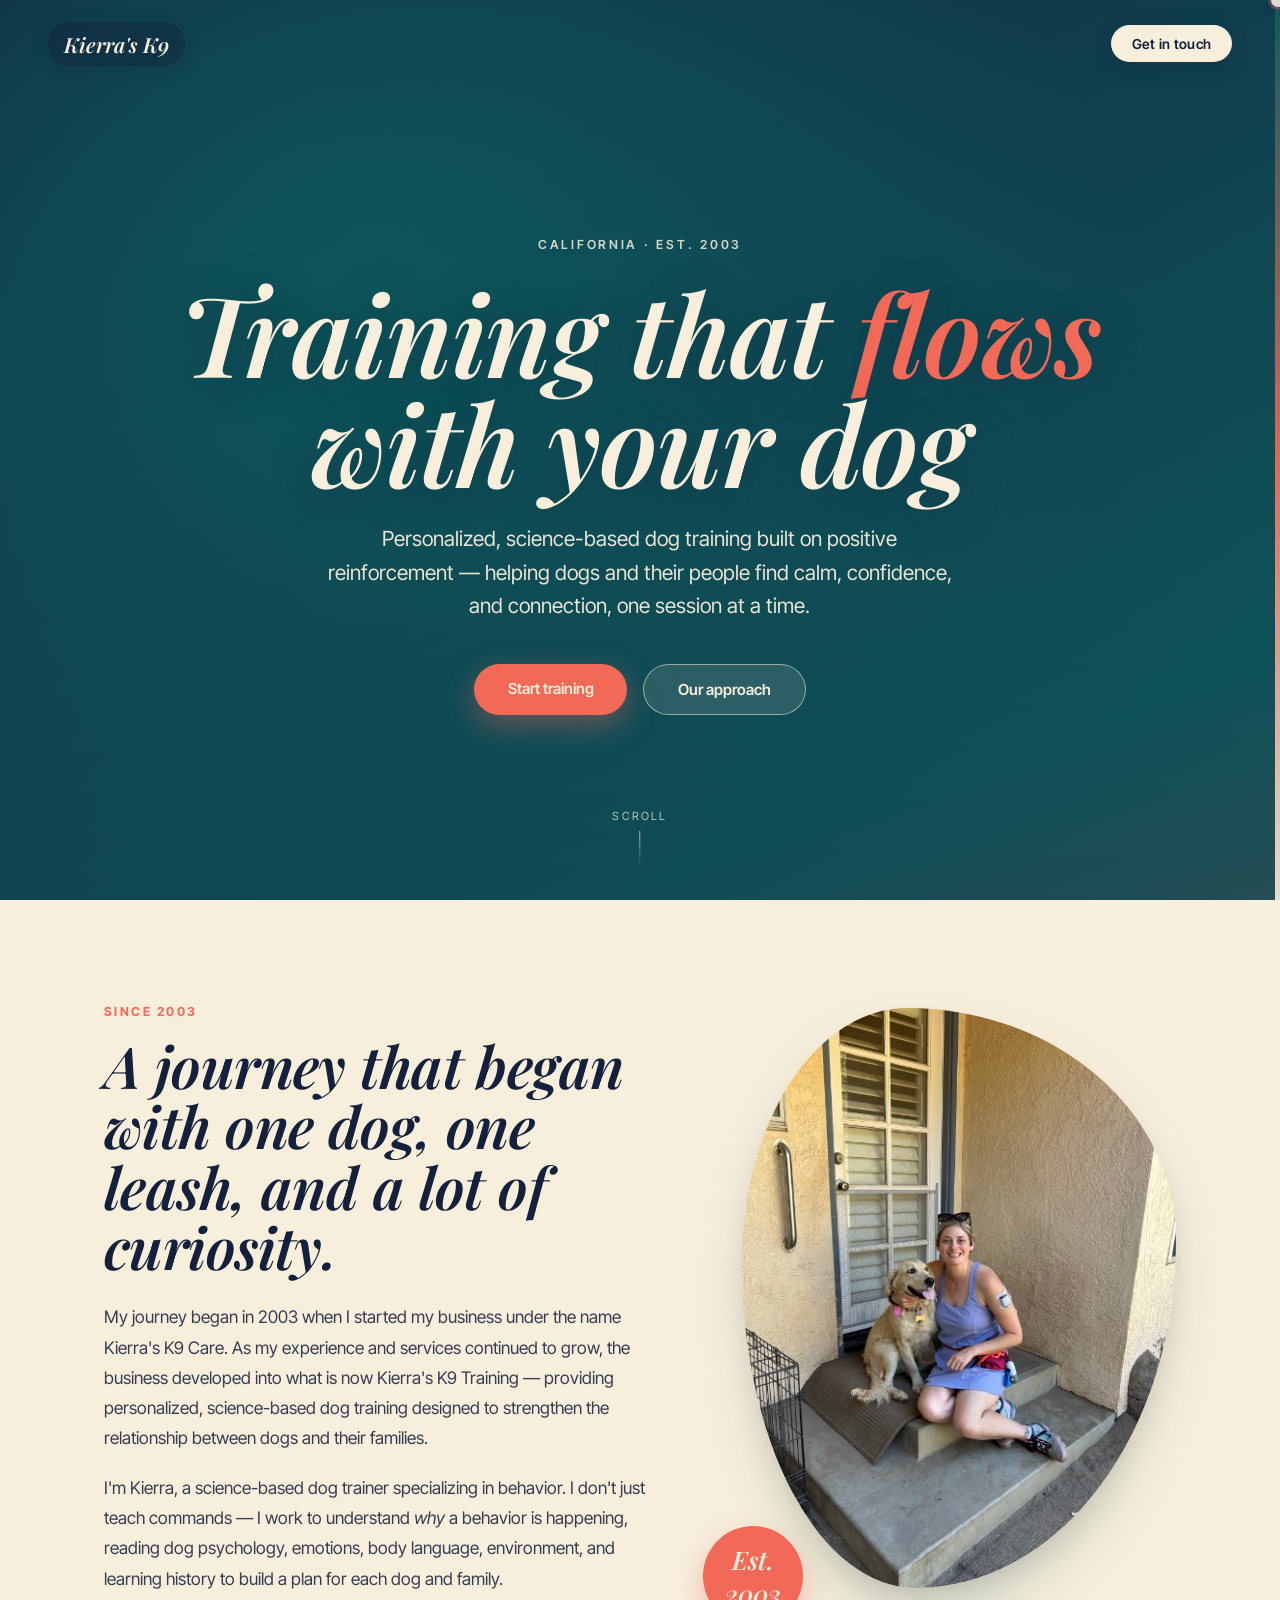
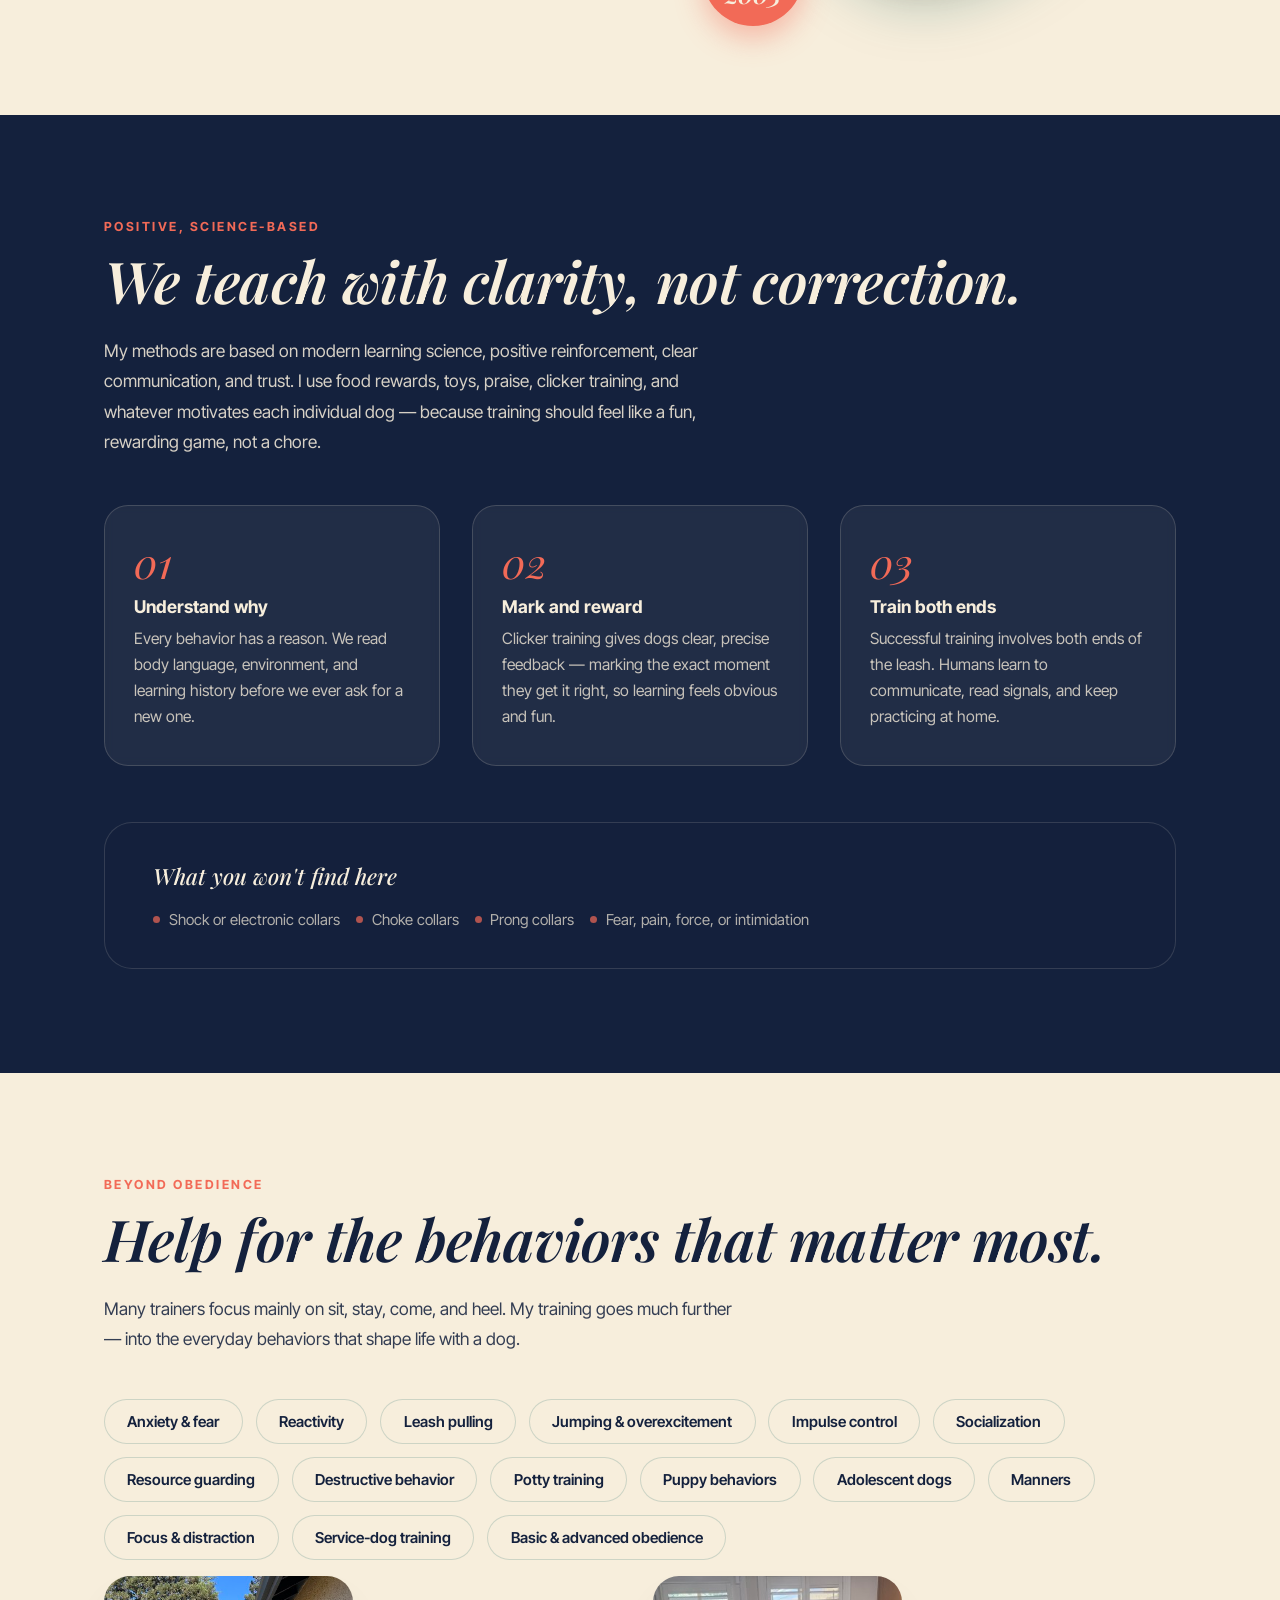
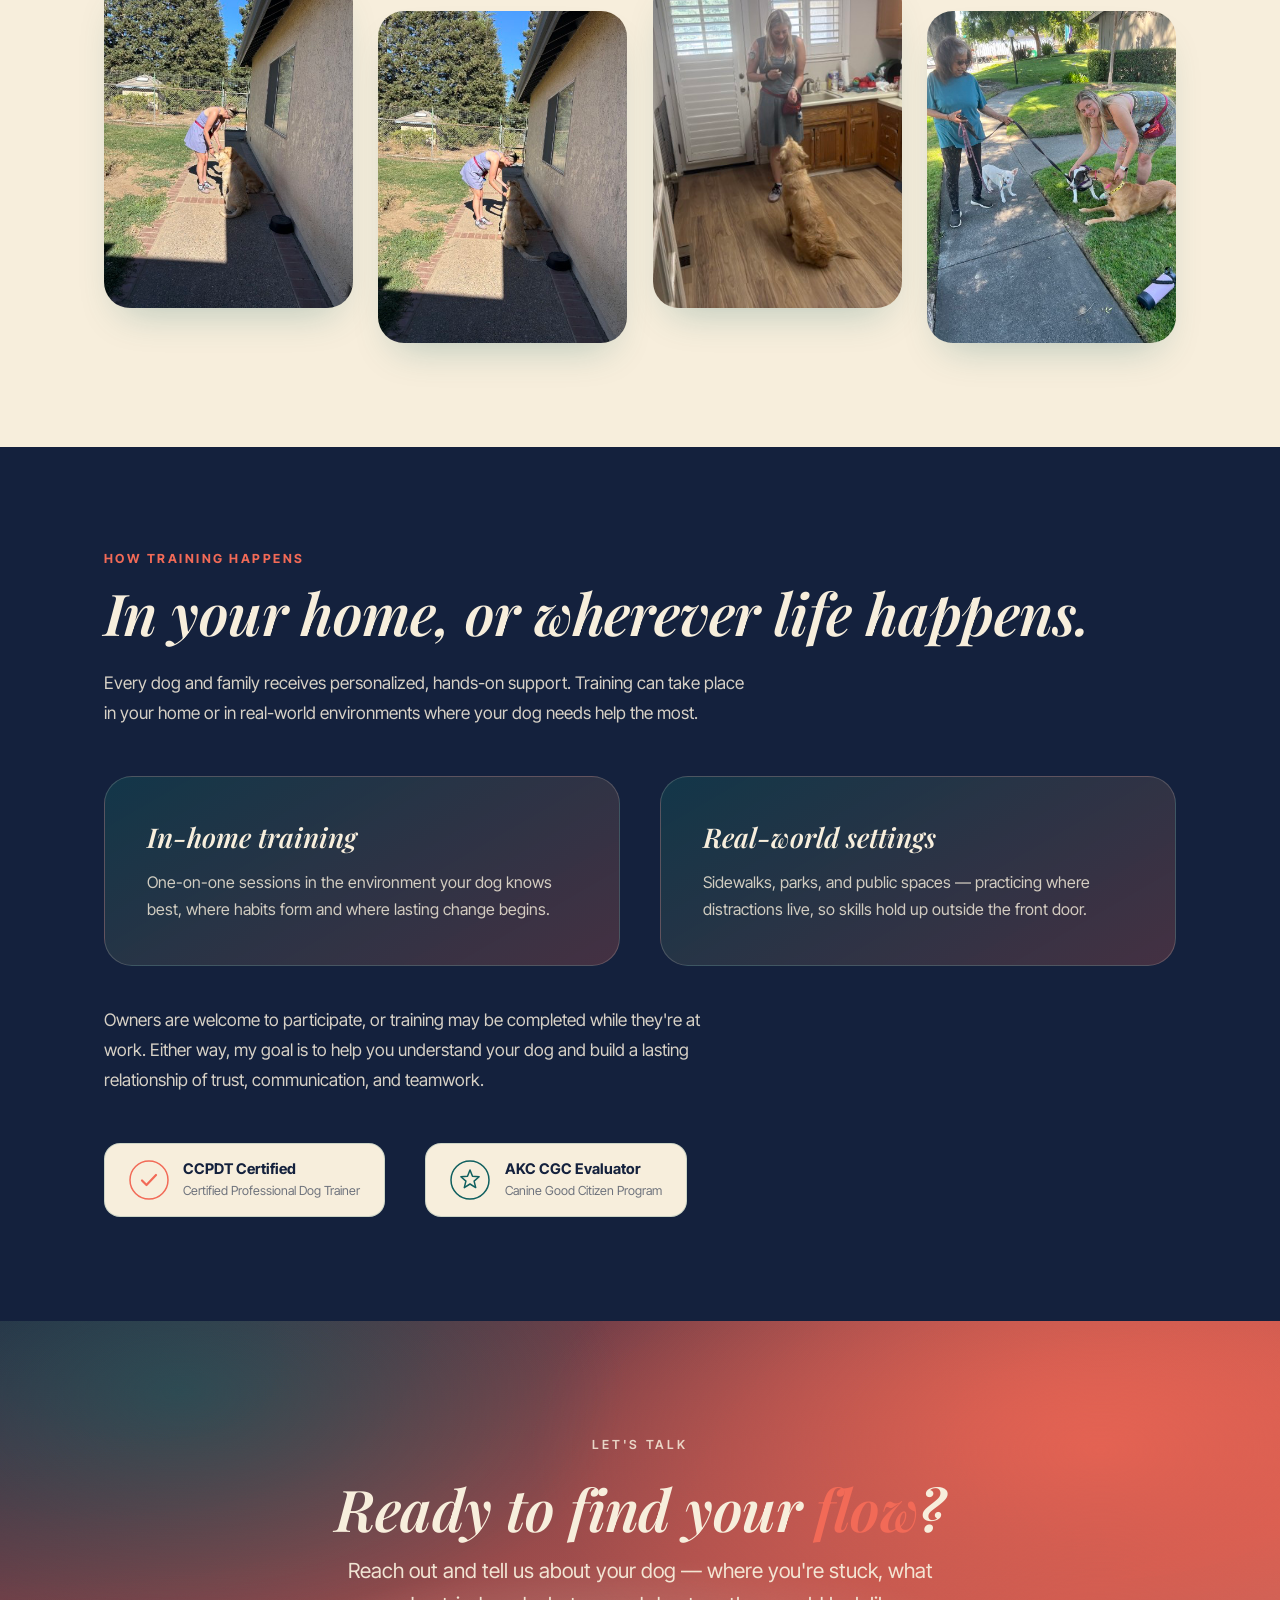
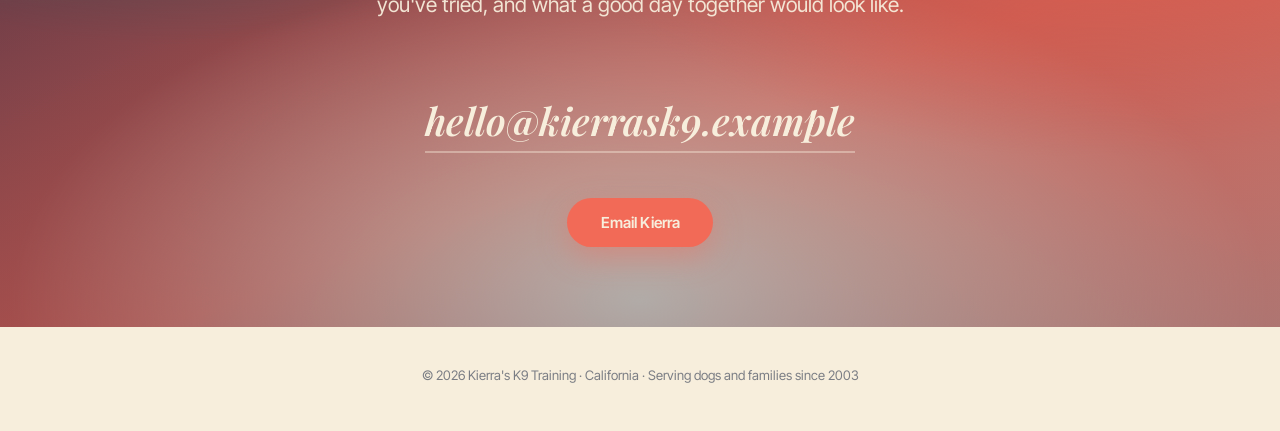
<file: design_7/index.html>
<!doctype html>
<html lang="en">
<head>
<meta charset="UTF-8" />
<meta name="viewport" content="width=device-width, initial-scale=1.0" />
<title>Kierra's K9 Training — Positive, Science-Based Dog Training</title>
<meta name="description" content="Personalized, science-based dog training in California since 2003. Positive reinforcement, clicker training, no fear or force. Kierra's K9 Training." />
<link rel="preconnect" href="https://fonts.googleapis.com" />
<link rel="preconnect" href="https://fonts.gstatic.com" crossorigin />
<link href="https://fonts.googleapis.com/css2?family=Playfair+Display:ital,wght@0,500;0,600;1,500;1,600;1,700&family=Inter+Tight:wght@400;500;600;700&display=swap" rel="stylesheet" />
<style>
  :root{
    --teal: #0F5F5F;
    --coral: #F26A57;
    --dusk: #F7EEDC;
    --ink: #14213D;
    --teal-rgb: 15,95,95;
    --coral-rgb: 242,106,87;
    --dusk-rgb: 247,238,220;
    --ink-rgb: 20,33,61;

    /* scroll-driven hue variables — animated by JS */
    --flow: 0; /* 0 = teal, 0.5 = coral, 1 = dusk */
    --g1: var(--teal);
    --g2: var(--coral);
    --g3: var(--dusk);

    --serif: "Playfair Display", "Iowan Old Style", Georgia, serif;
    --sans: "Inter Tight", -apple-system, BlinkMacSystemFont, "Segoe UI", sans-serif;
  }

  *,*::before,*::after{ box-sizing:border-box; }
  html{ scroll-behavior:smooth; }
  @media (prefers-reduced-motion: reduce){ html{ scroll-behavior:auto; } }

  body{
    margin:0;
    font-family:var(--sans);
    color:var(--ink);
    background:var(--dusk);
    -webkit-font-smoothing:antialiased;
    overflow-x:hidden;
  }

  a{ color:inherit; }
  img{ max-width:100%; display:block; }

  :focus-visible{
    outline:3px solid var(--coral);
    outline-offset:3px;
    border-radius:4px;
  }

  /* ============ CURSOR BLOB ============ */
  #blob{
    position:fixed;
    top:0; left:0;
    width:520px; height:520px;
    margin-left:-260px; margin-top:-260px;
    border-radius:50%;
    background:radial-gradient(circle at 40% 40%, rgba(242,106,87,0.42), rgba(15,95,95,0.28) 55%, transparent 75%);
    filter:blur(40px);
    pointer-events:none;
    z-index:2;
    will-change:transform;
    transform:translate(-1000px,-1000px);
    mix-blend-mode:multiply;
  }
  @media (hover:none), (pointer:coarse){ #blob{ display:none; } }
  @media (prefers-reduced-motion: reduce){ #blob{ display:none; } }

  /* ============ NAV ============ */
  .nav{
    position:fixed; top:0; left:0; right:0; z-index:50;
    display:flex; align-items:center; justify-content:space-between;
    padding:1.35rem clamp(1.25rem, 4vw, 3rem);
    mix-blend-mode:normal;
  }
  .nav-mark{
    font-family:var(--serif);
    font-style:italic;
    font-weight:600;
    font-size:1.3rem;
    color:var(--dusk);
    text-decoration:none;
    letter-spacing:0.01em;
    background:rgba(20,33,61,0.42);
    backdrop-filter:blur(10px);
    -webkit-backdrop-filter:blur(10px);
    padding:0.5rem 1rem;
    border-radius:100px;
    box-shadow:0 4px 16px rgba(20,33,61,0.14);
  }
  .nav-cta{
    font-family:var(--sans);
    font-weight:600;
    font-size:0.86rem;
    letter-spacing:0.02em;
    text-decoration:none;
    color:var(--ink);
    background:var(--dusk);
    padding:0.65rem 1.3rem;
    border-radius:100px;
    box-shadow:0 4px 18px rgba(20,33,61,0.18);
    transition:transform 0.25s ease, box-shadow 0.25s ease;
  }
  .nav-cta:hover{ transform:translateY(-2px); box-shadow:0 8px 24px rgba(20,33,61,0.24); }

  /* ============ HERO / MESH GRADIENT ============ */
  .hero{
    position:relative;
    min-height:100svh;
    display:flex;
    align-items:center;
    justify-content:center;
    overflow:hidden;
    isolation:isolate;
  }

  .mesh{
    position:absolute; inset:-10%;
    z-index:0;
    background:
      radial-gradient(46% 58% at 18% 22%, rgba(var(--teal-rgb), 0.95), transparent 60%),
      radial-gradient(52% 62% at 82% 30%, rgba(var(--coral-rgb), 0.9), transparent 62%),
      radial-gradient(60% 70% at 50% 85%, rgba(var(--dusk-rgb), 0.85), transparent 65%),
      linear-gradient(160deg, var(--ink), var(--teal) 55%, var(--coral) 130%);
    background-size:180% 180%, 200% 200%, 220% 220%, 140% 140%;
    animation: meshDrift 26s ease-in-out infinite;
    filter:saturate(1.05) hue-rotate(calc(var(--flow, 0) * -34deg));
    transition:filter 0.3s linear;
  }
  /* end-of-journey variant: leans warmer, closer to coral/dusk */
  .mesh--end{
    background:
      radial-gradient(50% 60% at 20% 18%, rgba(var(--teal-rgb), 0.55), transparent 58%),
      radial-gradient(58% 66% at 80% 26%, rgba(var(--coral-rgb), 1), transparent 64%),
      radial-gradient(66% 76% at 50% 88%, rgba(var(--dusk-rgb), 0.95), transparent 62%),
      linear-gradient(160deg, var(--ink), var(--coral) 60%, var(--dusk) 140%);
  }
  @keyframes meshDrift{
    0%   { background-position: 0% 20%, 100% 10%, 40% 100%, 0% 0%; }
    25%  { background-position: 15% 35%, 80% 30%, 60% 80%, 20% 15%; }
    50%  { background-position: 30% 15%, 60% 55%, 30% 60%, 40% 5%; }
    75%  { background-position: 10% 45%, 90% 15%, 55% 90%, 15% 20%; }
    100% { background-position: 0% 20%, 100% 10%, 40% 100%, 0% 0%; }
  }
  .mesh::after{
    content:"";
    position:absolute; inset:0;
    background:linear-gradient(180deg, rgba(20,33,61,0) 0%, rgba(20,33,61,0.35) 100%);
  }

  @media (prefers-reduced-motion: reduce){
    .mesh{ animation:none; background-position:0% 20%, 100% 10%, 40% 100%, 0% 0%; filter:saturate(1.05); }
  }

  .hero-inner{
    position:relative; z-index:2;
    max-width:1000px;
    margin:0 auto;
    padding:7rem 1.5rem 4rem;
    text-align:center;
  }
  .eyebrow{
    display:inline-block;
    font-family:var(--sans);
    font-weight:600;
    font-size:0.78rem;
    letter-spacing:0.22em;
    text-transform:uppercase;
    color:var(--dusk);
    opacity:0.85;
    margin-bottom:1.6rem;
  }
  .hero h1{
    font-family:var(--serif);
    font-style:italic;
    font-weight:600;
    color:var(--dusk);
    font-size:clamp(3rem, 9vw, 7rem);
    line-height:0.98;
    letter-spacing:-0.01em;
    margin:0 0 1.6rem;
    text-shadow:0 6px 40px rgba(20,33,61,0.4);
  }
  .hero h1 em{
    font-style:italic;
    color:var(--coral);
  }
  .hero p.lede{
    font-family:var(--sans);
    font-size:clamp(1.05rem, 2vw, 1.3rem);
    line-height:1.6;
    color:var(--dusk);
    max-width:640px;
    margin:0 auto 2.6rem;
    opacity:0.94;
  }
  .hero-ctas{
    display:flex;
    gap:1rem;
    justify-content:center;
    flex-wrap:wrap;
  }
  .btn{
    font-family:var(--sans);
    font-weight:600;
    font-size:0.95rem;
    text-decoration:none;
    padding:0.95rem 2.1rem;
    border-radius:100px;
    transition:transform 0.25s ease, box-shadow 0.25s ease, background 0.25s ease;
    display:inline-block;
  }
  .btn-primary{
    background:var(--coral);
    color:var(--dusk);
    box-shadow:0 10px 30px rgba(242,106,87,0.4);
  }
  .btn-primary:hover{ transform:translateY(-3px); box-shadow:0 14px 36px rgba(242,106,87,0.5); }
  .btn-ghost{
    background:rgba(247,238,220,0.12);
    color:var(--dusk);
    border:1.5px solid rgba(247,238,220,0.55);
    backdrop-filter:blur(6px);
  }
  .btn-ghost:hover{ background:rgba(247,238,220,0.22); transform:translateY(-3px); }

  .scroll-cue{
    position:absolute;
    bottom:2.2rem; left:50%;
    transform:translateX(-50%);
    z-index:2;
    color:var(--dusk);
    opacity:0.75;
    font-size:0.7rem;
    letter-spacing:0.2em;
    text-transform:uppercase;
    display:flex;
    flex-direction:column;
    align-items:center;
    gap:0.5rem;
  }
  .scroll-cue::after{
    content:"";
    width:1px; height:34px;
    background:linear-gradient(var(--dusk), transparent);
    animation:cueFlow 2.2s ease-in-out infinite;
  }
  @keyframes cueFlow{
    0%{ transform:scaleY(0.3); transform-origin:top; opacity:0.4; }
    50%{ transform:scaleY(1); transform-origin:top; opacity:1; }
    100%{ transform:scaleY(0.3); transform-origin:bottom; opacity:0.4; }
  }
  @media (prefers-reduced-motion: reduce){ .scroll-cue::after{ animation:none; } }

  /* ============ SCROLL PROGRESS RAIL — visualizes teal -> coral -> dusk journey ============ */
  .flow-rail{
    position:fixed;
    top:0; right:0;
    width:5px; height:100%;
    z-index:40;
    background:linear-gradient(180deg, var(--teal) 0%, var(--coral) 50%, var(--dusk) 100%);
    opacity:0.9;
  }
  .flow-rail-dot{
    position:absolute;
    right:-4.5px;
    top:0;
    width:14px; height:14px;
    border-radius:50%;
    background:var(--dusk);
    box-shadow:0 0 0 3px rgba(var(--coral-rgb),0.35), 0 2px 10px rgba(20,33,61,0.4);
    transform:translateY(-50%);
    transition:top 0.05s linear;
  }
  @media (max-width:600px){ .flow-rail{ width:3px; } .flow-rail-dot{ width:11px; height:11px; right:-4px; } }
  @media (prefers-reduced-motion: reduce){ .flow-rail-dot{ display:none; } }

  /* ============ SECTIONS ============ */
  section{
    position:relative;
    z-index:1;
  }
  .panel{
    background:var(--dusk);
    position:relative;
  }
  .panel-ink{
    background:var(--ink);
    color:var(--dusk);
  }

  .wrap{
    max-width:1120px;
    margin:0 auto;
    padding:6.5rem 1.5rem;
  }
  .wrap.narrow{ max-width:820px; }

  .kicker{
    font-family:var(--sans);
    font-weight:700;
    font-size:0.78rem;
    letter-spacing:0.2em;
    text-transform:uppercase;
    color:var(--coral);
    margin-bottom:1rem;
    display:block;
  }
  .panel-ink .kicker{ color:var(--coral); }

  h2{
    font-family:var(--serif);
    font-style:italic;
    font-weight:600;
    font-size:clamp(2.2rem, 4.6vw, 3.6rem);
    line-height:1.05;
    margin:0 0 1.6rem;
    letter-spacing:-0.01em;
  }
  .panel-ink h2{ color:var(--dusk); }

  .body-text{
    font-size:1.08rem;
    line-height:1.75;
    color:rgba(20,33,61,0.86);
    max-width:640px;
  }
  .panel-ink .body-text{ color:rgba(247,238,220,0.86); }
  .body-text + .body-text{ margin-top:1.2rem; }

  /* ---- Origin section with floating photo ---- */
  .origin-grid{
    display:grid;
    grid-template-columns: 1.1fr 0.9fr;
    gap:4rem;
    align-items:center;
  }
  .float-photo{
    position:relative;
    border-radius:38% 62% 60% 40% / 44% 40% 60% 56%;
    overflow:hidden;
    box-shadow:0 30px 60px -20px rgba(15,95,95,0.35), 0 10px 24px -8px rgba(242,106,87,0.2);
    aspect-ratio:3/4;
    animation:floatShape 9s ease-in-out infinite;
  }
  .float-photo img{ width:100%; height:100%; object-fit:cover; }
  @keyframes floatShape{
    0%,100%{ border-radius:38% 62% 60% 40% / 44% 40% 60% 56%; transform:translateY(0); }
    50%{ border-radius:58% 42% 40% 60% / 56% 60% 40% 44%; transform:translateY(-14px); }
  }
  @media (prefers-reduced-motion: reduce){
    .float-photo{ animation:none; border-radius:32px; }
  }
  .year-badge{
    position:absolute;
    bottom:-1.2rem; left:-1.2rem;
    background:var(--coral);
    color:var(--dusk);
    font-family:var(--serif);
    font-style:italic;
    font-weight:600;
    font-size:1.6rem;
    width:100px; height:100px;
    border-radius:50%;
    display:flex; align-items:center; justify-content:center;
    text-align:center;
    box-shadow:0 12px 28px rgba(242,106,87,0.4);
    z-index:2;
  }
  .origin-photo-wrap{ position:relative; padding-bottom:1.2rem; padding-left:1.2rem; }

  /* ---- Method section ---- */
  .method-grid{
    display:grid;
    grid-template-columns:repeat(3, 1fr);
    gap:2rem;
    margin-top:3rem;
  }
  .method-card{
    background:rgba(247,238,220,0.06);
    border:1px solid rgba(247,238,220,0.16);
    border-radius:24px;
    padding:2.2rem 1.8rem;
    backdrop-filter:blur(4px);
  }
  .method-card .num{
    font-family:var(--serif);
    font-style:italic;
    font-size:2.6rem;
    color:var(--coral);
    display:block;
    margin-bottom:0.8rem;
    line-height:1;
  }
  .method-card h3{
    font-family:var(--sans);
    font-weight:700;
    font-size:1.1rem;
    margin:0 0 0.6rem;
    color:var(--dusk);
  }
  .method-card p{
    font-size:0.98rem;
    line-height:1.65;
    color:rgba(247,238,220,0.78);
    margin:0;
  }

  .not-block{
    margin-top:3.5rem;
    padding:2.4rem clamp(1.5rem, 4vw, 3rem);
    border-radius:28px;
    background:rgba(20,33,61,0.35);
    border:1px solid rgba(247,238,220,0.14);
  }
  .not-block h4{
    font-family:var(--serif);
    font-style:italic;
    font-weight:500;
    font-size:1.4rem;
    color:var(--dusk);
    margin:0 0 1.2rem;
  }
  .not-list{
    list-style:none;
    margin:0; padding:0;
    display:flex;
    flex-wrap:wrap;
    gap:0.7rem 1rem;
  }
  .not-list li{
    font-size:0.94rem;
    color:rgba(247,238,220,0.7);
    display:flex;
    align-items:center;
    gap:0.55rem;
  }
  .not-list li::before{
    content:"";
    width:7px; height:7px;
    border-radius:50%;
    background:var(--coral);
    opacity:0.7;
    flex-shrink:0;
  }

  /* ---- Services: flowing chips ---- */
  .chip-flow{
    display:flex;
    flex-wrap:wrap;
    gap:0.8rem;
    margin-top:2.8rem;
  }
  .chip{
    font-family:var(--sans);
    font-weight:600;
    font-size:0.94rem;
    color:var(--ink);
    background:var(--dusk);
    border:1.5px solid rgba(15,95,95,0.18);
    padding:0.75rem 1.4rem;
    border-radius:100px;
    transition:transform 0.3s ease, background 0.3s ease, color 0.3s ease, box-shadow 0.3s ease;
    cursor:default;
  }
  .chip:hover{
    background:var(--teal);
    color:var(--dusk);
    border-color:var(--teal);
    transform:translateY(-3px) scale(1.03);
    box-shadow:0 10px 22px rgba(15,95,95,0.28);
  }
  .chip:nth-child(3n+1):hover{ background:var(--coral); border-color:var(--coral); box-shadow:0 10px 22px rgba(242,106,87,0.32); }

  /* ---- Gallery strip: calm rounded-rect photos, generous margin ---- */
  .gallery-strip{
    display:grid;
    grid-template-columns:repeat(4, 1fr);
    gap:1.6rem;
    margin-top:1rem;
  }
  .gallery-photo{
    border-radius:26px;
    overflow:hidden;
    aspect-ratio:3/4;
    box-shadow:0 20px 40px -18px rgba(15,95,95,0.3);
    transition:transform 0.4s ease, box-shadow 0.4s ease;
  }
  .gallery-photo img{ width:100%; height:100%; object-fit:cover; }
  .gallery-photo:hover{ transform:translateY(-6px); box-shadow:0 26px 46px -16px rgba(242,106,87,0.32); }
  .gallery-strip .gallery-photo:nth-child(2),
  .gallery-strip .gallery-photo:nth-child(4){ margin-top:2.2rem; }

  /* ---- Format section ---- */
  .format-grid{
    display:grid;
    grid-template-columns:1fr 1fr;
    gap:2.5rem;
    margin-top:3rem;
  }
  .format-card{
    padding:2.6rem;
    border-radius:28px;
    background:linear-gradient(150deg, rgba(15,95,95,0.35), rgba(242,106,87,0.22));
    border:1px solid rgba(247,238,220,0.18);
  }
  .format-card h3{
    font-family:var(--serif);
    font-style:italic;
    font-weight:600;
    font-size:1.7rem;
    margin:0 0 0.9rem;
    color:var(--dusk);
  }
  .format-card p{
    font-size:1rem;
    line-height:1.7;
    color:rgba(247,238,220,0.82);
    margin:0;
  }

  /* ---- Certifications ---- */
  .cert-row{
    display:flex;
    gap:2.5rem;
    flex-wrap:wrap;
    margin-top:3rem;
    align-items:center;
  }
  .cert-badge{
    display:flex;
    align-items:center;
    gap:0.9rem;
    padding:1rem 1.5rem;
    border-radius:16px;
    background:var(--dusk);
    border:1px solid rgba(15,95,95,0.18);
  }
  .cert-badge svg{ flex-shrink:0; }
  .cert-badge .cert-text{ line-height:1.3; }
  .cert-badge .cert-text strong{ display:block; font-size:0.92rem; color:var(--ink); }
  .cert-badge .cert-text span{ font-size:0.78rem; color:rgba(20,33,61,0.6); }

  /* ---- Contact / footer ---- */
  .contact-wrap{
    text-align:center;
    padding:7rem 1.5rem 5rem;
  }
  .contact-wrap h2{ margin-bottom:1rem; }
  .contact-email{
    display:inline-block;
    font-family:var(--serif);
    font-style:italic;
    font-weight:600;
    font-size:clamp(1.6rem, 4vw, 2.4rem);
    color:var(--dusk);
    text-decoration:none;
    margin:2rem 0 2.8rem;
    border-bottom:2px solid rgba(247,238,220,0.4);
    padding-bottom:0.3rem;
    transition:border-color 0.3s ease, color 0.3s ease;
  }
  .contact-email:hover{ border-color:var(--coral); color:var(--coral); }
  footer{
    text-align:center;
    padding:2.5rem 1.5rem 3rem;
    font-size:0.82rem;
    color:rgba(20,33,61,0.55);
    background:var(--dusk);
  }

  /* ============ RESPONSIVE ============ */
  @media (max-width: 900px){
    .origin-grid{ grid-template-columns:1fr; gap:3rem; }
    .origin-photo-wrap{ max-width:340px; margin:0 auto; }
    .method-grid{ grid-template-columns:1fr; }
    .gallery-strip{ grid-template-columns:repeat(2, 1fr); }
    .format-grid{ grid-template-columns:1fr; }
    .gallery-strip .gallery-photo:nth-child(2), .gallery-strip .gallery-photo:nth-child(4){ margin-top:0; }
  }
  @media (max-width: 600px){
    .wrap{ padding:4.5rem 1.25rem; }
    .hero-inner{ padding:6.5rem 1.25rem 3.5rem; }
    .hero h1{ font-size:clamp(2.6rem, 12vw, 3.6rem); }
    .cert-row{ gap:1.2rem; }
    .nav-cta{ padding:0.55rem 1.1rem; font-size:0.8rem; }
    #blob{ display:none; }
    .contact-wrap{ padding:5rem 1.25rem 4rem; }
  }
</style>
</head>
<body>

<div id="blob" aria-hidden="true"></div>
<div class="flow-rail" aria-hidden="true"><div class="flow-rail-dot" id="flowDot"></div></div>

<nav class="nav">
  <a class="nav-mark" href="#top">Kierra's K9</a>
  <a class="nav-cta" href="#contact">Get in touch</a>
</nav>

<header class="hero" id="top">
  <div class="mesh" aria-hidden="true"></div>
  <div class="hero-inner">
    <span class="eyebrow">California &middot; Est. 2003</span>
    <h1>Training that <em>flows</em><br>with your dog</h1>
    <p class="lede">Personalized, science-based dog training built on positive reinforcement — helping dogs and their people find calm, confidence, and connection, one session at a time.</p>
    <div class="hero-ctas">
      <a class="btn btn-primary" href="#contact">Start training</a>
      <a class="btn btn-ghost" href="#method">Our approach</a>
    </div>
  </div>
  <div class="scroll-cue">Scroll</div>
</header>

<section class="panel" id="origin">
  <div class="wrap">
    <div class="origin-grid">
      <div>
        <span class="kicker">Since 2003</span>
        <h2>A journey that began with one dog, one leash, and a lot of curiosity.</h2>
        <p class="body-text">My journey began in 2003 when I started my business under the name Kierra's K9 Care. As my experience and services continued to grow, the business developed into what is now Kierra's K9 Training — providing personalized, science-based dog training designed to strengthen the relationship between dogs and their families.</p>
        <p class="body-text">I'm Kierra, a science-based dog trainer specializing in behavior. I don't just teach commands — I work to understand <em>why</em> a behavior is happening, reading dog psychology, emotions, body language, environment, and learning history to build a plan for each dog and family.</p>
      </div>
      <div class="origin-photo-wrap">
        <div class="float-photo">
          <img src="../assets/IMG_5205.png" alt="Kierra working with a dog outdoors during a training session" />
        </div>
        <div class="year-badge">Est.<br>2003</div>
      </div>
    </div>
  </div>
</section>

<section class="panel panel-ink" id="method">
  <div class="wrap">
    <span class="kicker">Positive, science-based</span>
    <h2>We teach with clarity, not correction.</h2>
    <p class="body-text">My methods are based on modern learning science, positive reinforcement, clear communication, and trust. I use food rewards, toys, praise, clicker training, and whatever motivates each individual dog — because training should feel like a fun, rewarding game, not a chore.</p>

    <div class="method-grid">
      <div class="method-card">
        <span class="num">01</span>
        <h3>Understand why</h3>
        <p>Every behavior has a reason. We read body language, environment, and learning history before we ever ask for a new one.</p>
      </div>
      <div class="method-card">
        <span class="num">02</span>
        <h3>Mark and reward</h3>
        <p>Clicker training gives dogs clear, precise feedback — marking the exact moment they get it right, so learning feels obvious and fun.</p>
      </div>
      <div class="method-card">
        <span class="num">03</span>
        <h3>Train both ends</h3>
        <p>Successful training involves both ends of the leash. Humans learn to communicate, read signals, and keep practicing at home.</p>
      </div>
    </div>

    <div class="not-block">
      <h4>What you won't find here</h4>
      <ul class="not-list">
        <li>Shock or electronic collars</li>
        <li>Choke collars</li>
        <li>Prong collars</li>
        <li>Fear, pain, force, or intimidation</li>
      </ul>
    </div>
  </div>
</section>

<section class="panel" id="services">
  <div class="wrap">
    <span class="kicker">Beyond obedience</span>
    <h2>Help for the behaviors that matter most.</h2>
    <p class="body-text">Many trainers focus mainly on sit, stay, come, and heel. My training goes much further — into the everyday behaviors that shape life with a dog.</p>
    <div class="chip-flow">
      <span class="chip">Anxiety &amp; fear</span>
      <span class="chip">Reactivity</span>
      <span class="chip">Leash pulling</span>
      <span class="chip">Jumping &amp; overexcitement</span>
      <span class="chip">Impulse control</span>
      <span class="chip">Socialization</span>
      <span class="chip">Resource guarding</span>
      <span class="chip">Destructive behavior</span>
      <span class="chip">Potty training</span>
      <span class="chip">Puppy behaviors</span>
      <span class="chip">Adolescent dogs</span>
      <span class="chip">Manners</span>
      <span class="chip">Focus &amp; distraction</span>
      <span class="chip">Service-dog training</span>
      <span class="chip">Basic &amp; advanced obedience</span>
    </div>

    <div class="gallery-strip">
      <div class="gallery-photo"><img src="../assets/IMG_5206.png" alt="Dog practicing focus during an outdoor training session" /></div>
      <div class="gallery-photo"><img src="../assets/IMG_5207.png" alt="Kierra and a dog working together on leash skills" /></div>
      <div class="gallery-photo"><img src="../assets/IMG_5337.png" alt="A relaxed dog in a real-world training environment" /></div>
      <div class="gallery-photo"><img src="../assets/IMG_4683.png" alt="Dog and owner during a positive reinforcement session" /></div>
    </div>
  </div>
</section>

<section class="panel panel-ink" id="format">
  <div class="wrap">
    <span class="kicker">How training happens</span>
    <h2>In your home, or wherever life happens.</h2>
    <p class="body-text">Every dog and family receives personalized, hands-on support. Training can take place in your home or in real-world environments where your dog needs help the most.</p>
    <div class="format-grid">
      <div class="format-card">
        <h3>In-home training</h3>
        <p>One-on-one sessions in the environment your dog knows best, where habits form and where lasting change begins.</p>
      </div>
      <div class="format-card">
        <h3>Real-world settings</h3>
        <p>Sidewalks, parks, and public spaces — practicing where distractions live, so skills hold up outside the front door.</p>
      </div>
    </div>
    <p class="body-text" style="margin-top:2.4rem;">Owners are welcome to participate, or training may be completed while they're at work. Either way, my goal is to help you understand your dog and build a lasting relationship of trust, communication, and teamwork.</p>

    <div class="cert-row" aria-label="Certifications">
      <div class="cert-badge">
        <svg width="40" height="40" viewBox="0 0 40 40" fill="none" aria-hidden="true">
          <circle cx="20" cy="20" r="19" stroke="#F26A57" stroke-width="1.5"/>
          <path d="M13 20.5l4.5 4.5L27 15" stroke="#F26A57" stroke-width="2.2" stroke-linecap="round" stroke-linejoin="round"/>
        </svg>
        <span class="cert-text"><strong>CCPDT Certified</strong><span>Certified Professional Dog Trainer</span></span>
      </div>
      <div class="cert-badge">
        <svg width="40" height="40" viewBox="0 0 40 40" fill="none" aria-hidden="true">
          <circle cx="20" cy="20" r="19" stroke="#0F5F5F" stroke-width="1.5"/>
          <path d="M20 10l2.5 6.2 6.6.5-5 4.4 1.6 6.5-5.7-3.6-5.7 3.6 1.6-6.5-5-4.4 6.6-.5z" stroke="#0F5F5F" stroke-width="1.5" stroke-linejoin="round"/>
        </svg>
        <span class="cert-text"><strong>AKC CGC Evaluator</strong><span>Canine Good Citizen Program</span></span>
      </div>
    </div>
  </div>
</section>

<section class="hero" id="contact" style="min-height:auto;">
  <div class="mesh mesh--end" aria-hidden="true" style="animation-delay:-8s;"></div>
  <div class="contact-wrap" style="position:relative; z-index:2;">
    <span class="eyebrow">Let's talk</span>
    <h2 style="color:var(--dusk);">Ready to find your <em style="color:var(--coral);">flow</em>?</h2>
    <p class="lede" style="margin-left:auto; margin-right:auto;">Reach out and tell us about your dog — where you're stuck, what you've tried, and what a good day together would look like.</p>
    <a class="contact-email" href="mailto:hello@kierrask9.example">hello@kierrask9.example</a>
    <div class="hero-ctas">
      <a class="btn btn-primary" href="mailto:hello@kierrask9.example">Email Kierra</a>
    </div>
  </div>
</section>

<footer>
  &copy; 2026 Kierra's K9 Training &middot; California &middot; Serving dogs and families since 2003
</footer>

<script>
(function(){
  var reduceMotion = window.matchMedia('(prefers-reduced-motion: reduce)').matches;
  var isTouch = window.matchMedia('(hover: none), (pointer: coarse)').matches;

  /* ---- Cursor-following soft-glow blob ---- */
  if(!reduceMotion && !isTouch){
    var blob = document.getElementById('blob');
    var targetX = window.innerWidth/2, targetY = window.innerHeight/2;
    var curX = targetX, curY = targetY;
    var active = false;

    window.addEventListener('pointermove', function(e){
      targetX = e.clientX; targetY = e.clientY;
      active = true;
    }, { passive:true });

    function raf(){
      curX += (targetX - curX) * 0.09;
      curY += (targetY - curY) * 0.09;
      if(active){
        blob.style.transform = 'translate(' + curX + 'px,' + curY + 'px)';
      }
      requestAnimationFrame(raf);
    }
    requestAnimationFrame(raf);
  }

  /* ---- Scroll-linked ambient color evolution: teal -> coral -> dusk ----
     --flow (0 -> 1) drives a hue-rotate on the mesh gradients and the
     position of the flow-rail dot, so the reader sees one continuous
     color story as they move through the page. */
  var root = document.documentElement;
  var flowDot = document.getElementById('flowDot');

  function updateFlow(){
    var scrollTop = window.scrollY || document.documentElement.scrollTop;
    var docHeight = document.documentElement.scrollHeight - window.innerHeight;
    var progress = docHeight > 0 ? Math.min(1, Math.max(0, scrollTop / docHeight)) : 0;
    root.style.setProperty('--flow', progress.toFixed(4));
    if(flowDot){ flowDot.style.top = (progress * 100).toFixed(2) + '%'; }
  }

  if(reduceMotion){
    root.style.setProperty('--flow', '0');
  } else {
    var ticking = false;
    window.addEventListener('scroll', function(){
      if(!ticking){
        window.requestAnimationFrame(function(){
          updateFlow();
          ticking = false;
        });
        ticking = true;
      }
    }, { passive:true });
    updateFlow();
  }
})();
</script>

</body>
</html>
</file>
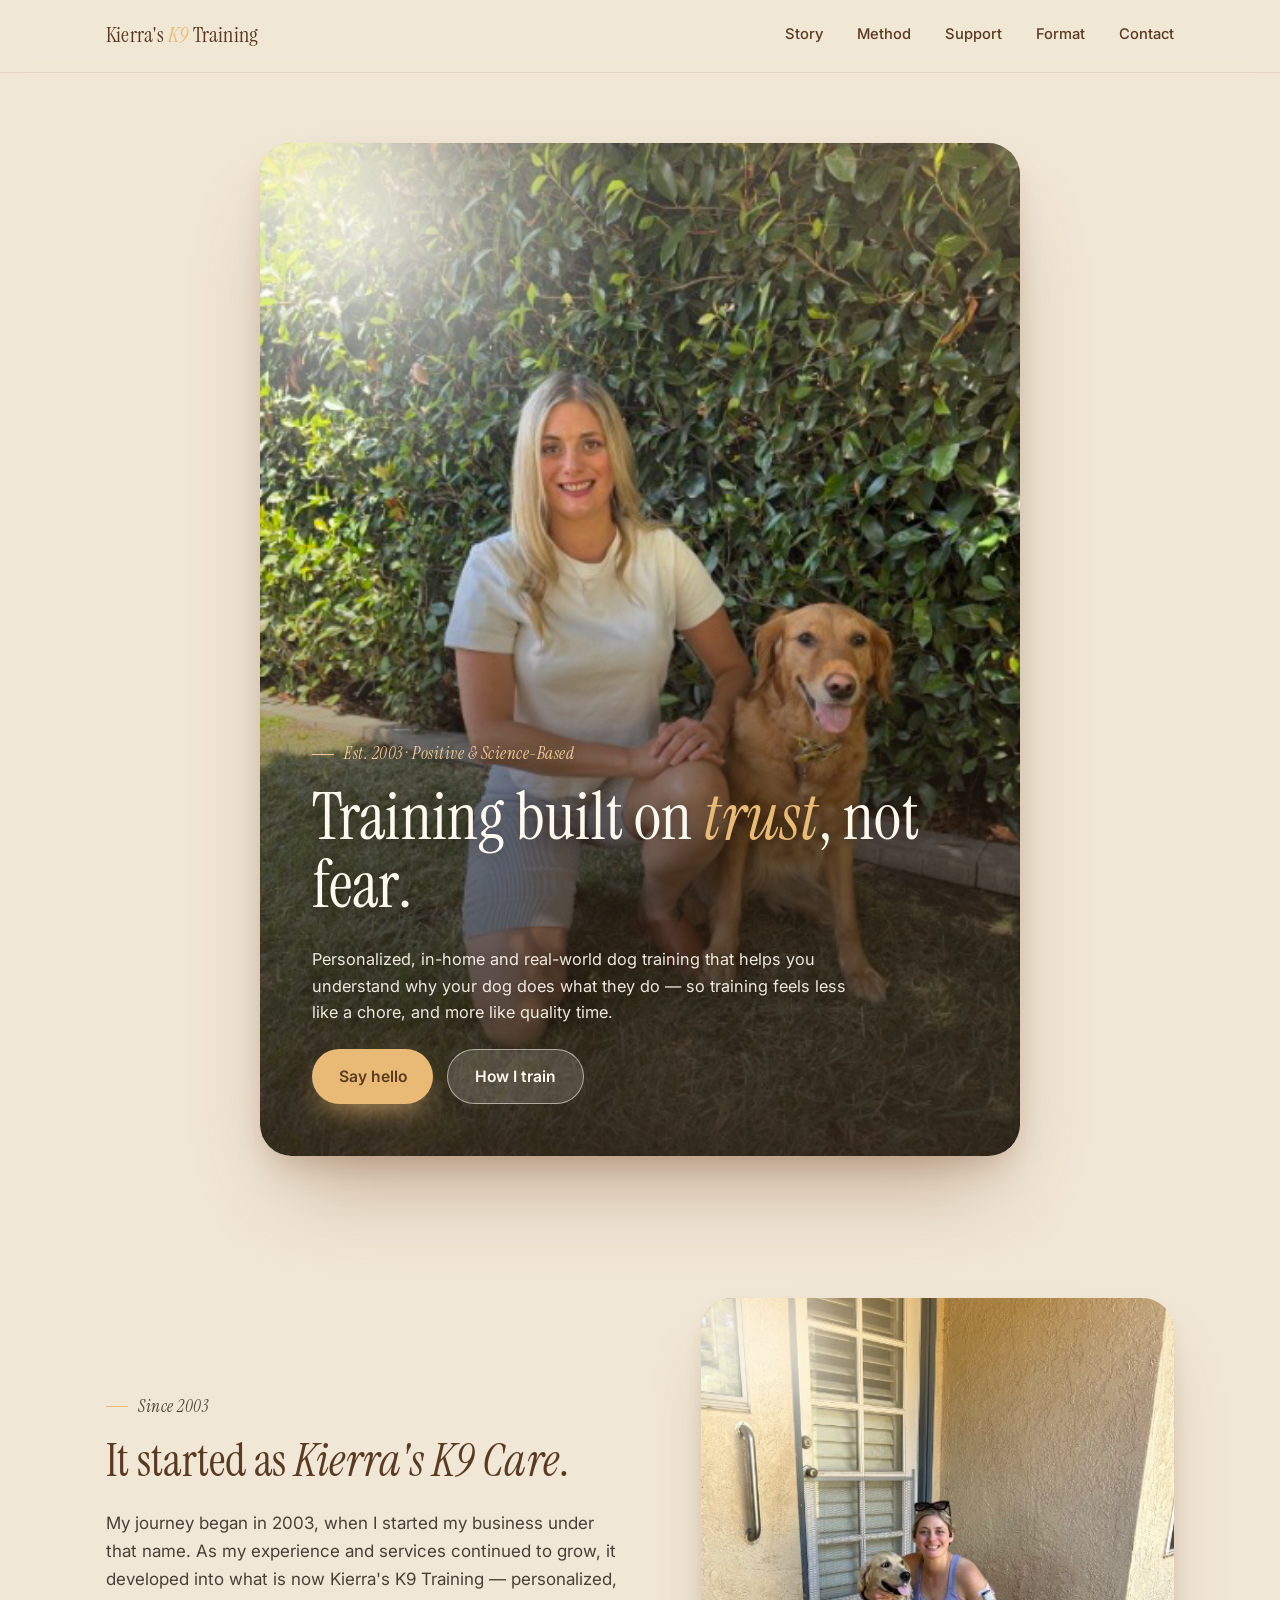
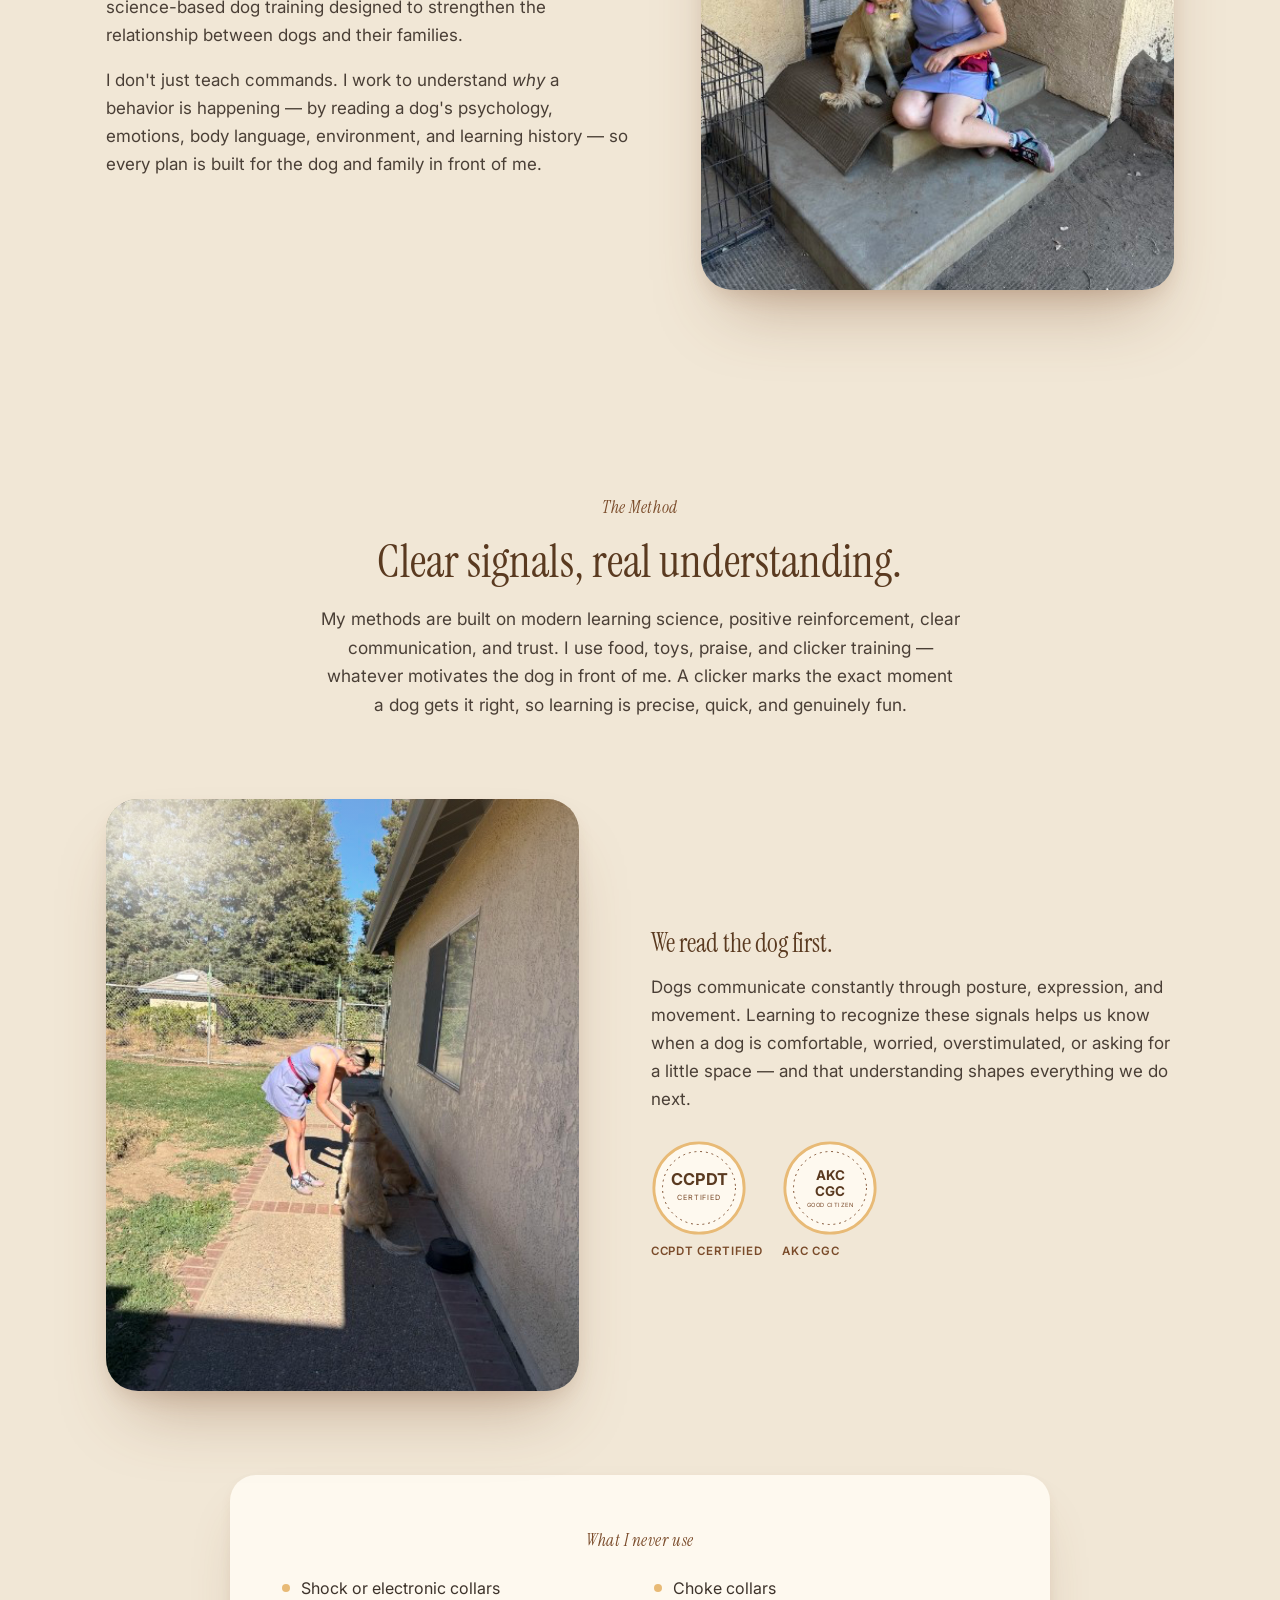
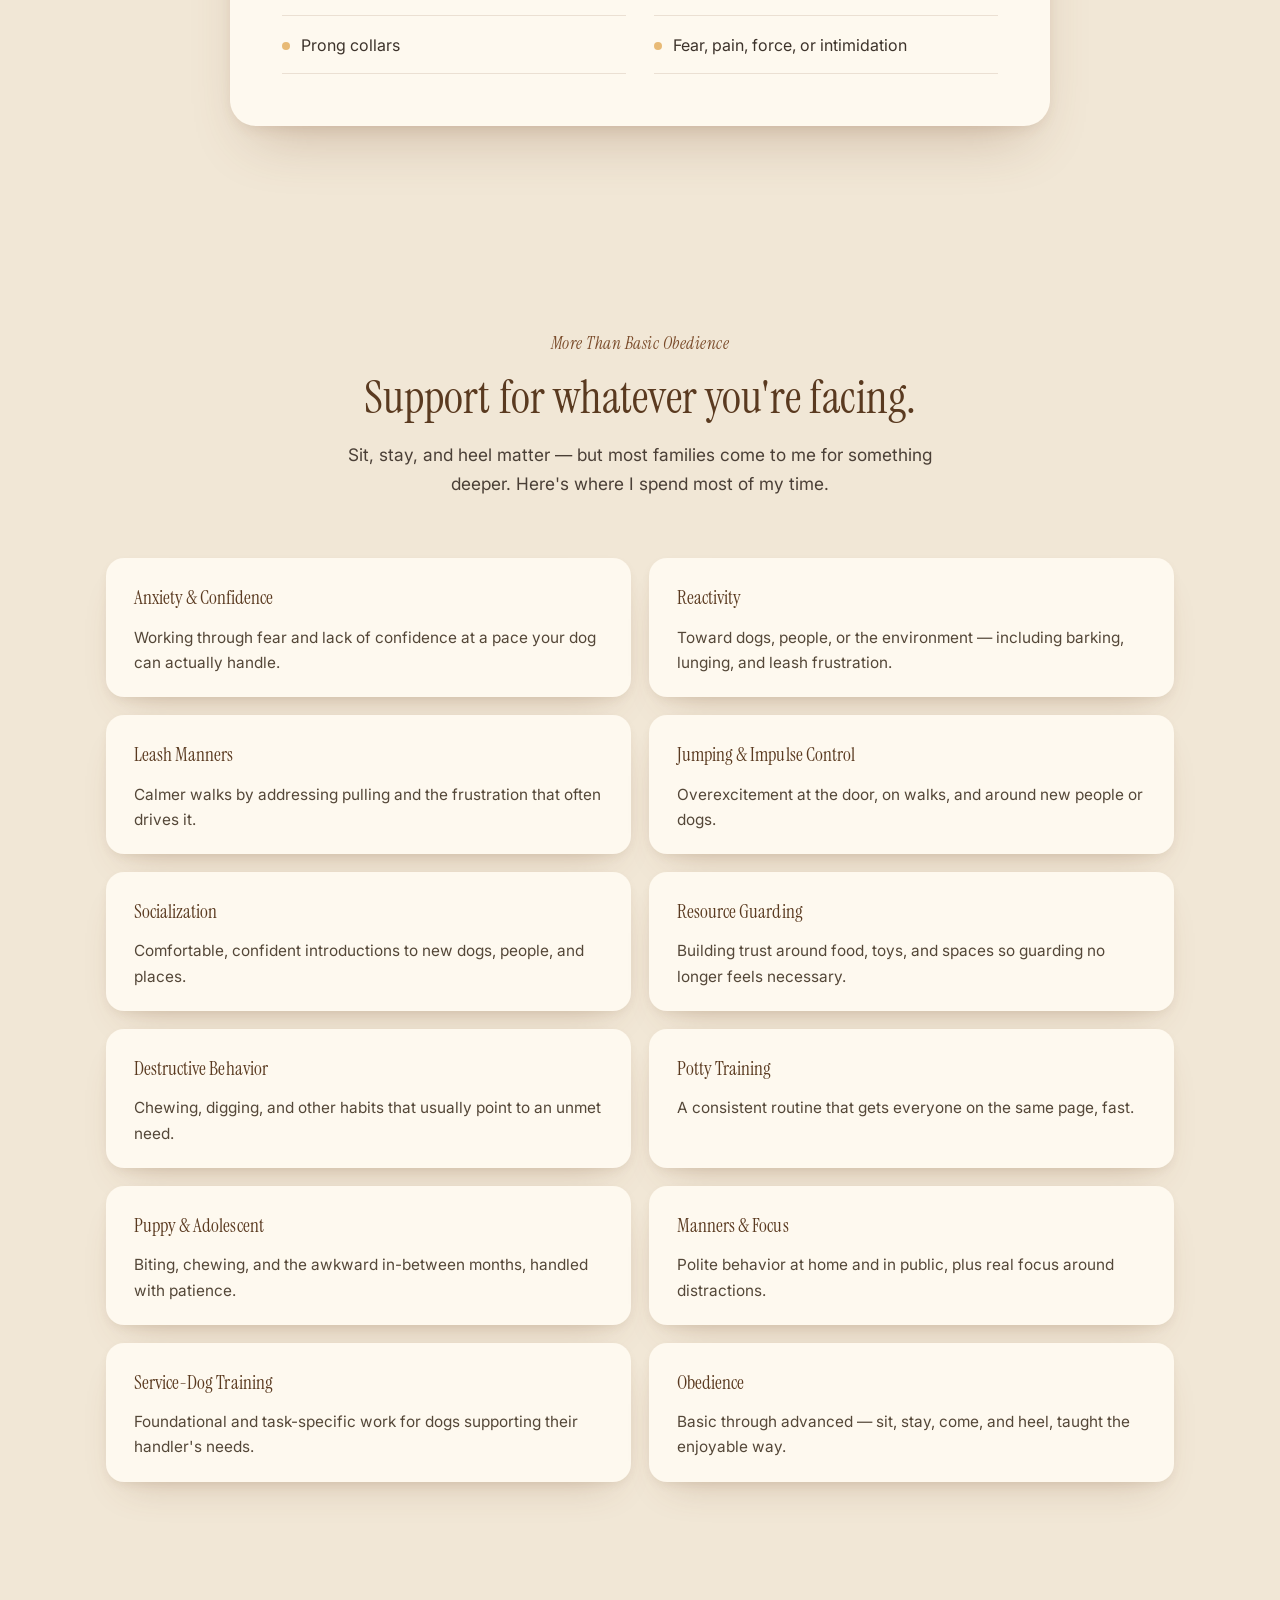
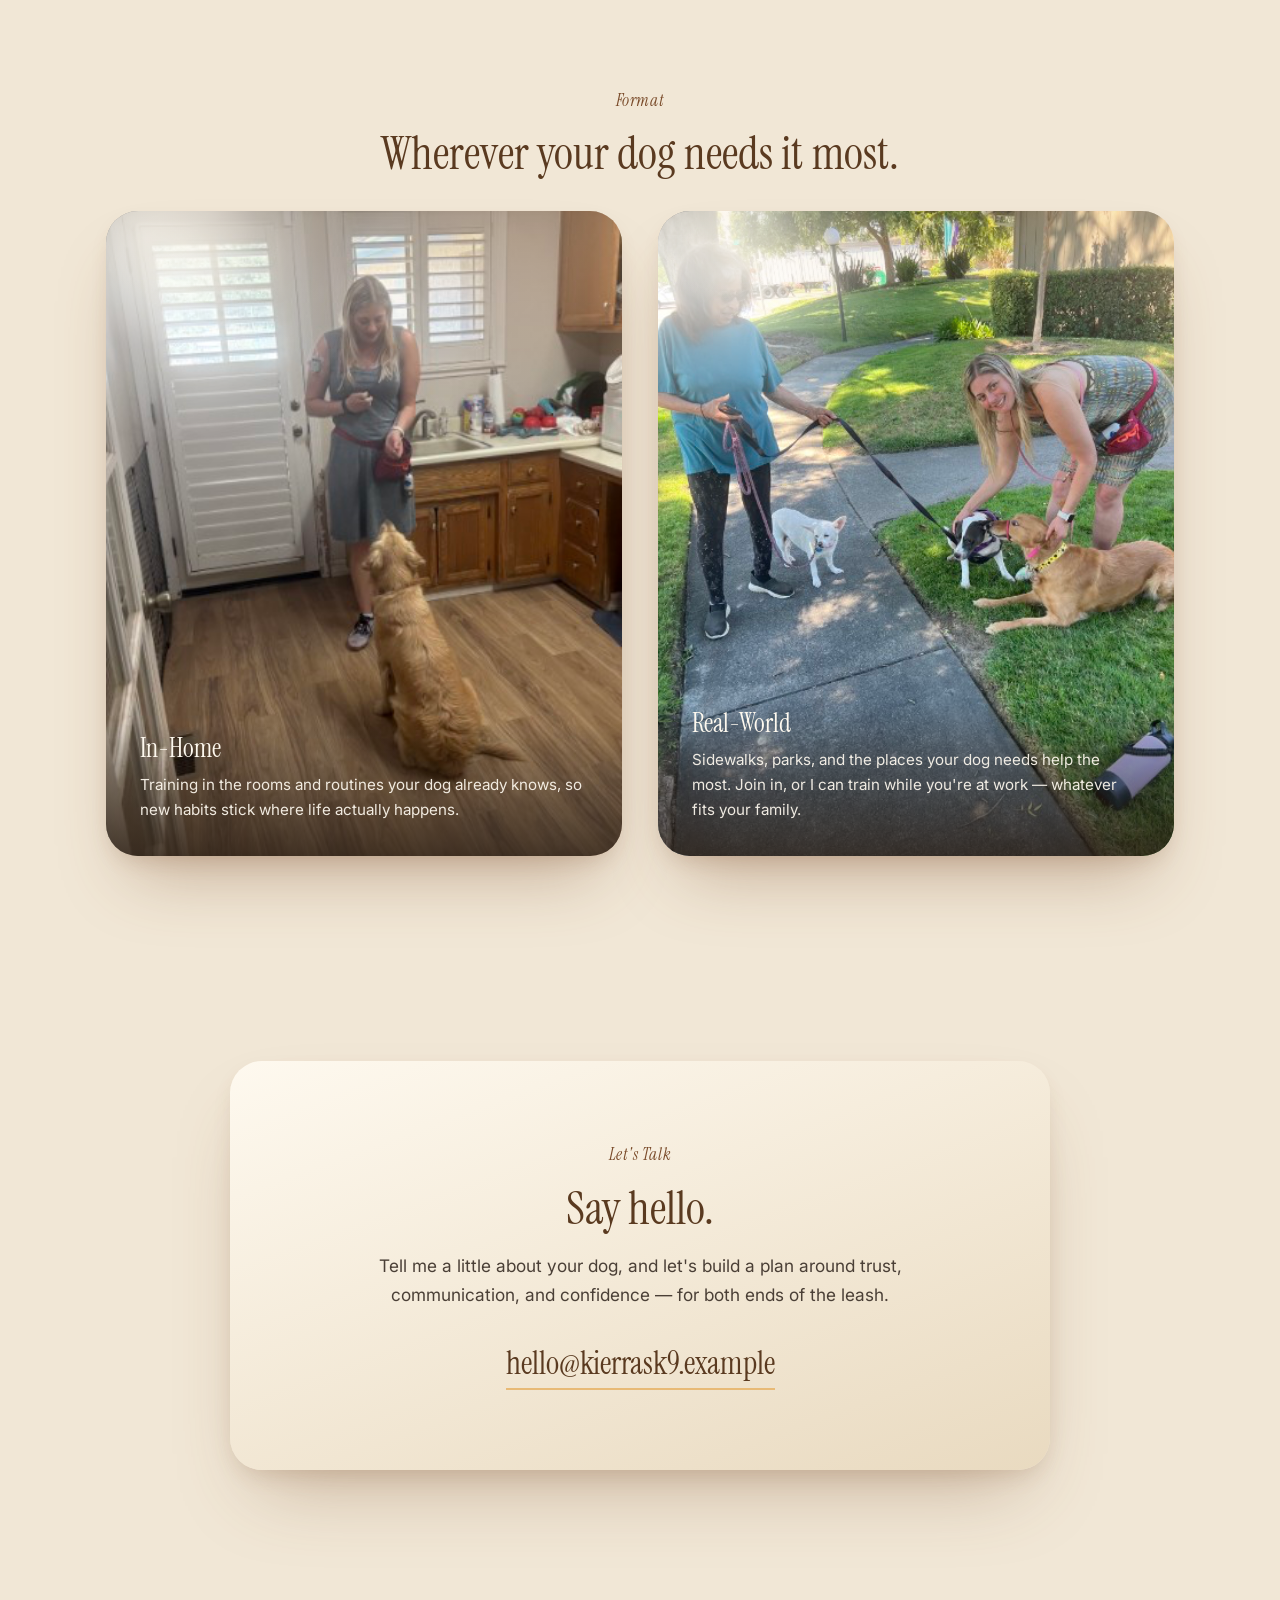
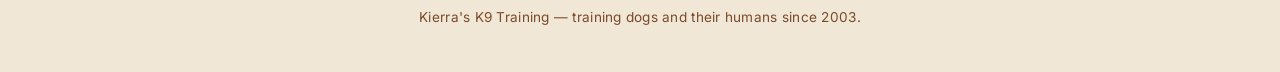
<file: design_8/index.html>
<!doctype html>
<html lang="en">
<head>
<meta charset="UTF-8">
<meta name="viewport" content="width=device-width, initial-scale=1">
<title>Kierra's K9 Training — Positive, Science-Based Dog Training</title>
<meta name="description" content="Personalized, science-based dog training in your home or the real world. Positive reinforcement, clicker training, and understanding the why behind behavior — since 2003.">
<link rel="preconnect" href="https://fonts.googleapis.com">
<link rel="preconnect" href="https://fonts.gstatic.com" crossorigin>
<link href="https://fonts.googleapis.com/css2?family=Instrument+Serif:ital@0;1&family=Inter:wght@400;500;600;700&display=swap" rel="stylesheet">
<style>
  :root{
    --latte:#F1E7D6;
    --latte-deep:#E9DAC0;
    --walnut:#7A4B2A;
    --walnut-deep:#5A3A20;
    --honey:#E8BA76;
    --honey-soft:#F0CC96;
    --cream-hi:#FEF9EF;
    --ink:#2E2621;
    --shadow-warm: 122,75,42;
    --radius-lg: 32px;
    --radius-md: 26px;
    --radius-sm: 18px;
    --serif: "Instrument Serif", Georgia, "Times New Roman", serif;
    --sans: "Inter", -apple-system, BlinkMacSystemFont, "Segoe UI", sans-serif;
  }

  *{box-sizing:border-box;}
  html{scroll-behavior:smooth;}
  @media (prefers-reduced-motion: reduce){
    html{scroll-behavior:auto;}
    *{animation-duration:0.001ms !important; animation-iteration-count:1 !important; transition-duration:0.001ms !important;}
  }

  body{
    margin:0;
    background:var(--latte);
    color:var(--ink);
    font-family:var(--sans);
    font-size:17px;
    line-height:1.65;
    -webkit-font-smoothing:antialiased;
  }

  img{max-width:100%; display:block;}

  .wrap{
    max-width:1180px;
    margin:0 auto;
    padding:0 clamp(20px, 5vw, 56px);
  }

  em{ font-style:italic; }

  h1,h2,h3{
    font-family:var(--serif);
    font-weight:400;
    color:var(--walnut-deep);
    margin:0 0 .4em 0;
    letter-spacing:.002em;
  }

  h1{ font-size:clamp(2.4rem, 5.4vw, 4.1rem); line-height:1.04; }
  h2{ font-size:clamp(2rem, 3.6vw, 3rem); line-height:1.08; }
  h3{ font-size:clamp(1.4rem, 2vw, 1.7rem); line-height:1.2; }

  p{ margin:0 0 1em 0; }

  .eyebrow{
    font-family:var(--serif);
    font-style:italic;
    font-size:1.05rem;
    color:var(--walnut);
    letter-spacing:.03em;
    margin:0 0 .9em 0;
    display:flex;
    align-items:center;
    gap:.6em;
  }
  .eyebrow::before{
    content:"";
    display:inline-block;
    width:22px; height:1px;
    background:var(--honey);
  }
  .eyebrow.center{ justify-content:center; }
  .eyebrow.center::before{ display:none; }

  .center{ text-align:center; }
  .lede{ max-width:640px; margin-left:auto; margin-right:auto; color:#4a3f36; font-size:1.08rem; }

  a{ color:inherit; }

  /* focus visibility */
  a:focus-visible, button:focus-visible, [tabindex]:focus-visible{
    outline:2px solid var(--honey);
    outline-offset:3px;
    border-radius:4px;
  }

  /* ---------- Header ---------- */
  .site-header{
    position:sticky; top:0; z-index:40;
    background:rgba(241,231,214,.86);
    backdrop-filter:blur(10px);
    -webkit-backdrop-filter:blur(10px);
    border-bottom:1px solid rgba(122,75,42,.12);
  }
  .header-inner{
    display:flex; align-items:center; justify-content:space-between;
    padding-top:18px; padding-bottom:18px;
  }
  .wordmark{
    font-family:var(--serif);
    font-size:1.35rem;
    text-decoration:none;
    color:var(--walnut-deep);
    letter-spacing:.01em;
  }
  .wordmark em{ color:var(--honey); font-style:italic; }
  nav{ display:flex; gap:clamp(16px,3vw,34px); }
  nav a{
    text-decoration:none;
    font-size:.92rem;
    font-weight:500;
    color:var(--walnut-deep);
    position:relative;
    padding-bottom:4px;
  }
  nav a::after{
    content:"";
    position:absolute; left:0; right:0; bottom:0;
    height:2px; background:var(--honey);
    transform:scaleX(0); transform-origin:left;
    transition:transform .25s ease;
  }
  nav a:hover::after, nav a:focus-visible::after{ transform:scaleX(1); }

  /* ---------- Buttons ---------- */
  .btn{
    display:inline-flex; align-items:center; gap:.5em;
    padding:.85em 1.7em;
    border-radius:999px;
    text-decoration:none;
    font-weight:600;
    font-size:.98rem;
    transition:transform .25s ease, box-shadow .25s ease, background .25s ease;
  }
  .btn-honey{
    background:var(--honey);
    color:var(--walnut-deep);
    box-shadow:0 14px 30px -10px rgba(232,186,118,.75);
  }
  .btn-honey:hover{ transform:translateY(-2px); box-shadow:0 18px 34px -8px rgba(232,186,118,.9); }
  .btn-ghost{
    background:rgba(254,249,239,.16);
    color:var(--cream-hi);
    border:1px solid rgba(254,249,239,.55);
  }
  .btn-ghost:hover{ background:rgba(254,249,239,.28); transform:translateY(-2px); }

  /* ---------- sun glare signature ---------- */
  .glare{ position:relative; overflow:hidden; }
  .glare::after{
    content:"";
    position:absolute; inset:0;
    background:
      radial-gradient(ellipse 60% 46% at 14% 8%, rgba(255,251,238,.95), rgba(255,251,238,.0) 60%),
      radial-gradient(ellipse 30% 24% at 8% 4%, rgba(255,255,255,.9), rgba(255,255,255,0) 70%);
    mix-blend-mode:screen;
    opacity:.85;
    pointer-events:none;
  }
  .glare::before{
    content:"";
    position:absolute; inset:0;
    background:linear-gradient(200deg, rgba(232,186,118,.28) 0%, rgba(232,186,118,0) 32%);
    pointer-events:none;
    z-index:1;
  }

  /* ---------- Hero ---------- */
  .hero{ padding:clamp(36px,6vw,70px) 0 clamp(20px,4vw,40px); }
  .hero-inner{ display:flex; justify-content:center; }
  .hero-card{
    position:relative;
    width:min(760px, 100%);
    aspect-ratio:3/4;
    border-radius:var(--radius-lg);
    box-shadow:
      0 50px 90px -30px rgba(var(--shadow-warm),.45),
      0 14px 30px -10px rgba(var(--shadow-warm),.28);
  }
  .hero-card img{
    width:100%; height:100%; object-fit:cover; object-position:60% 30%;
  }
  .hero-scrim{
    position:absolute; inset:0;
    z-index:2;
    display:flex; flex-direction:column; justify-content:flex-end;
    padding:clamp(24px,4.6vw,52px);
    background:linear-gradient(0deg, rgba(46,33,22,.86) 0%, rgba(46,33,22,.55) 34%, rgba(46,33,22,0) 62%);
    border-radius:inherit;
  }
  .hero-scrim .eyebrow, .hero-scrim h1, .hero-lede{ text-shadow:0 2px 14px rgba(30,20,12,.45); }
  .hero-scrim .eyebrow{ color:var(--honey-soft); }
  .hero-scrim .eyebrow::before{ background:var(--honey-soft); }
  .hero-scrim h1{ color:var(--cream-hi); max-width:11.5em; }
  .hero-scrim h1 em{ color:var(--honey); }
  .hero-lede{
    color:rgba(254,249,239,.92);
    max-width:34em;
    font-size:1.02rem;
  }
  .hero-actions{ display:flex; flex-wrap:wrap; gap:14px; margin-top:.4em; }

  /* ---------- Sections generic ---------- */
  .section{ padding:clamp(56px,8vw,108px) 0; }

  .split{
    display:grid;
    grid-template-columns:1.05fr .95fr;
    gap:clamp(32px,6vw,72px);
    align-items:center;
  }
  .split.reverse{ grid-template-columns:.95fr 1.05fr; }
  .split.reverse .split-photo{ order:1; }
  .split.reverse .split-text{ order:2; }

  .split-text p{ color:#4a3f36; }
  .split-text h2, .split-text h3{ margin-bottom:.5em; }

  .split-photo{
    border-radius:var(--radius-lg);
    box-shadow:
      0 40px 70px -26px rgba(var(--shadow-warm),.4),
      0 10px 22px -8px rgba(var(--shadow-warm),.22);
    aspect-ratio:4/5;
  }
  .split-photo img{ width:100%; height:100%; object-fit:cover; }

  /* ---------- Method extras ---------- */
  .method-intro{ margin-bottom:clamp(40px,7vw,80px); }

  .badges{ display:flex; gap:20px; margin-top:1.6em; flex-wrap:wrap; }
  .badge{ width:96px; height:96px; }
  .badge-label{ display:flex; flex-direction:column; gap:6px; align-items:flex-start; }
  .badge-label span{ font-size:.72rem; letter-spacing:.06em; text-transform:uppercase; color:var(--walnut); font-weight:600; }

  .dont-card{
    margin-top:clamp(48px,7vw,84px);
    background:var(--cream-hi);
    border-radius:var(--radius-md);
    padding:clamp(32px,5vw,52px);
    box-shadow:
      0 30px 60px -24px rgba(var(--shadow-warm),.32),
      0 6px 16px -6px rgba(var(--shadow-warm),.16);
    max-width:820px;
    margin-left:auto; margin-right:auto;
  }
  .dont-card .eyebrow{ justify-content:center; }
  .dont-card .eyebrow::before{ display:none; }
  .dont-card ul{
    list-style:none; margin:1.2em 0 0; padding:0;
    display:grid; grid-template-columns:1fr 1fr; gap:16px 28px;
  }
  .dont-card li{
    display:flex; align-items:center; gap:.7em;
    font-size:1rem; color:#3d332b;
    padding-bottom:14px;
    border-bottom:1px solid rgba(122,75,42,.14);
  }
  .dont-card li::before{
    content:"";
    width:8px; height:8px; border-radius:50%;
    background:var(--honey);
    flex:none;
  }

  /* ---------- Services ---------- */
  .services-head{ margin-bottom:clamp(36px,6vw,60px); }
  .service-grid{
    display:grid;
    grid-template-columns:repeat(2, 1fr);
    gap:18px;
  }
  .service-card{
    background:var(--cream-hi);
    border-radius:var(--radius-sm);
    padding:26px 28px 22px;
    box-shadow:
      0 20px 40px -22px rgba(var(--shadow-warm),.3),
      0 4px 12px -4px rgba(var(--shadow-warm),.14);
    transition:transform .25s ease, box-shadow .25s ease;
  }
  .service-card:hover, .service-card:focus-within{
    transform:translateY(-4px);
    box-shadow:
      0 28px 50px -22px rgba(var(--shadow-warm),.4),
      0 8px 18px -6px rgba(var(--shadow-warm),.2);
  }
  .service-card h3{
    font-size:1.18rem;
    margin-bottom:.35em;
    display:inline-block;
    position:relative;
    padding-bottom:8px;
  }
  .service-card h3::after{
    content:"";
    position:absolute; left:0; bottom:0;
    width:100%; height:2px;
    background:var(--honey);
    transform:scaleX(0); transform-origin:left;
    transition:transform .3s ease;
  }
  .service-card:hover h3::after, .service-card:focus-within h3::after{ transform:scaleX(1); }
  .service-card p{ margin:0; color:#544738; font-size:.96rem; }

  /* ---------- Format ---------- */
  .format-grid{
    display:grid; grid-template-columns:1fr 1fr;
    gap:clamp(20px,4vw,36px);
  }
  .format-card{
    position:relative;
    border-radius:var(--radius-lg);
    overflow:hidden;
    aspect-ratio:4/5;
    box-shadow:
      0 40px 70px -26px rgba(var(--shadow-warm),.4),
      0 10px 22px -8px rgba(var(--shadow-warm),.22);
  }
  .format-card img{ width:100%; height:100%; object-fit:cover; }
  .format-copy{
    position:absolute; inset:auto 0 0 0; z-index:2;
    padding:clamp(22px,4vw,34px);
    background:linear-gradient(0deg, rgba(46,33,22,.82) 0%, rgba(46,33,22,.35) 55%, rgba(46,33,22,0) 85%);
  }
  .format-copy h3{ color:var(--cream-hi); margin-bottom:.3em; }
  .format-copy p{ color:rgba(254,249,239,.92); margin:0; font-size:.95rem; max-width:32em; }

  /* ---------- Contact ---------- */
  .contact-card{
    background:linear-gradient(160deg, var(--cream-hi), var(--latte-deep));
    border-radius:var(--radius-lg);
    padding:clamp(40px,7vw,80px) clamp(28px,7vw,90px);
    text-align:center;
    box-shadow:
      0 40px 80px -30px rgba(var(--shadow-warm),.38),
      0 10px 24px -8px rgba(var(--shadow-warm),.2);
    max-width:900px;
  }
  .contact-card p.lede{ margin-bottom:1.6em; }
  .email{
    font-family:var(--serif);
    font-size:clamp(1.4rem,3vw,2rem);
    color:var(--walnut-deep);
    text-decoration:none;
    border-bottom:2px solid var(--honey);
    padding-bottom:4px;
    transition:color .2s ease;
  }
  .email:hover{ color:var(--walnut); }

  footer{
    padding:34px 0 44px;
    text-align:center;
  }
  footer p{
    margin:0;
    font-size:.85rem;
    color:var(--walnut);
    letter-spacing:.02em;
  }

  /* ---------- Responsive ---------- */
  @media (max-width: 880px){
    .split, .split.reverse{
      grid-template-columns:1fr;
    }
    .split.reverse .split-photo, .split.reverse .split-text{ order:initial; }
    .split-photo{ order:-1; }
    .service-grid{ grid-template-columns:1fr; }
    .format-grid{ grid-template-columns:1fr; }
    .dont-card ul{ grid-template-columns:1fr; }
    nav{ gap:14px; }
    nav a{ font-size:.82rem; }
  }

  @media (max-width: 480px){
    body{ font-size:16px; }
    .wordmark{ font-size:1.1rem; }
    nav{ display:none; }
    .header-inner{ justify-content:center; }
    .hero-card{ aspect-ratio:auto; height:86vh; min-height:600px; max-height:760px; }
    .hero-scrim{ padding:24px 22px 28px; background:linear-gradient(0deg, rgba(38,27,17,.96) 0%, rgba(38,27,17,.86) 38%, rgba(38,27,17,.35) 64%, rgba(38,27,17,0) 82%); }
    .hero-scrim .eyebrow{ font-size:.92rem; }
    .hero-lede{ font-size:.96rem; }
    .hero-actions{ flex-direction:column; align-items:stretch; }
    .btn{ justify-content:center; }
  }
</style>
</head>
<body>

<header class="site-header">
  <div class="wrap header-inner">
    <a class="wordmark" href="#top">Kierra's <em>K9</em> Training</a>
    <nav>
      <a href="#origin">Story</a>
      <a href="#method">Method</a>
      <a href="#services">Support</a>
      <a href="#format">Format</a>
      <a href="#contact">Contact</a>
    </nav>
  </div>
</header>

<main>

  <!-- HERO -->
  <section class="hero" id="top">
    <div class="wrap hero-inner">
      <div class="hero-card glare">
        <img src="../assets/IMG_9926.png" alt="Kierra kneeling in a garden beside her golden retriever, both smiling in warm afternoon sun">
        <div class="hero-scrim">
          <p class="eyebrow">Est. 2003 · Positive &amp; Science-Based</p>
          <h1>Training built on <em>trust</em>, not fear.</h1>
          <p class="hero-lede">Personalized, in-home and real-world dog training that helps you understand why your dog does what they do — so training feels less like a chore, and more like quality time.</p>
          <div class="hero-actions">
            <a class="btn btn-honey" href="#contact">Say hello</a>
            <a class="btn btn-ghost" href="#method">How I train</a>
          </div>
        </div>
      </div>
    </div>
  </section>

  <!-- ORIGIN -->
  <section class="section origin" id="origin">
    <div class="wrap split">
      <div class="split-text">
        <p class="eyebrow">Since 2003</p>
        <h2>It started as <em>Kierra's K9 Care</em>.</h2>
        <p>My journey began in 2003, when I started my business under that name. As my experience and services continued to grow, it developed into what is now Kierra's K9 Training — personalized, science-based dog training designed to strengthen the relationship between dogs and their families.</p>
        <p>I don't just teach commands. I work to understand <em>why</em> a behavior is happening — by reading a dog's psychology, emotions, body language, environment, and learning history — so every plan is built for the dog and family in front of me.</p>
      </div>
      <div class="split-photo glare">
        <img src="../assets/IMG_5205.png" alt="Kierra sitting on a sunlit front porch step with a golden retriever leaning against her, both smiling">
      </div>
    </div>
  </section>

  <!-- METHOD -->
  <section class="section method" id="method">
    <div class="wrap method-intro">
      <p class="eyebrow center">The Method</p>
      <h2 class="center">Clear signals, real understanding.</h2>
      <p class="lede center">My methods are built on modern learning science, positive reinforcement, clear communication, and trust. I use food, toys, praise, and clicker training — whatever motivates the dog in front of me. A clicker marks the exact moment a dog gets it right, so learning is precise, quick, and genuinely fun.</p>
    </div>

    <div class="wrap split reverse">
      <div class="split-photo glare">
        <img src="../assets/IMG_5207.png" alt="Kierra rewarding a golden retriever with a treat in a sunlit side yard, warm sunlight streaming across the path">
      </div>
      <div class="split-text">
        <h3>We read the dog first.</h3>
        <p>Dogs communicate constantly through posture, expression, and movement. Learning to recognize these signals helps us know when a dog is comfortable, worried, overstimulated, or asking for a little space — and that understanding shapes everything we do next.</p>
        <div class="badges">
          <div class="badge-label">
            <svg class="badge" viewBox="0 0 100 100" role="img" aria-label="CCPDT Certified badge">
              <circle cx="50" cy="50" r="47" fill="#FEF9EF" stroke="#E8BA76" stroke-width="3"/>
              <circle cx="50" cy="50" r="38" fill="none" stroke="#7A4B2A" stroke-width="1" stroke-dasharray="2 4"/>
              <text x="50" y="47" text-anchor="middle" font-family="Inter, sans-serif" font-size="17" font-weight="700" fill="#5A3A20">CCPDT</text>
              <text x="50" y="63" text-anchor="middle" font-family="Inter, sans-serif" font-size="7.5" letter-spacing="1" fill="#7A4B2A">CERTIFIED</text>
            </svg>
            <span>CCPDT Certified</span>
          </div>
          <div class="badge-label">
            <svg class="badge" viewBox="0 0 100 100" role="img" aria-label="AKC Canine Good Citizen badge">
              <circle cx="50" cy="50" r="47" fill="#FEF9EF" stroke="#E8BA76" stroke-width="3"/>
              <circle cx="50" cy="50" r="38" fill="none" stroke="#7A4B2A" stroke-width="1" stroke-dasharray="2 4"/>
              <text x="50" y="42" text-anchor="middle" font-family="Inter, sans-serif" font-size="14" font-weight="700" fill="#5A3A20">AKC</text>
              <text x="50" y="58" text-anchor="middle" font-family="Inter, sans-serif" font-size="14" font-weight="700" fill="#5A3A20">CGC</text>
              <text x="50" y="70" text-anchor="middle" font-family="Inter, sans-serif" font-size="6" letter-spacing=".5" fill="#7A4B2A">GOOD CITIZEN</text>
            </svg>
            <span>AKC CGC</span>
          </div>
        </div>
      </div>
    </div>

    <div class="wrap">
      <div class="dont-card">
        <p class="eyebrow">What I never use</p>
        <ul>
          <li>Shock or electronic collars</li>
          <li>Choke collars</li>
          <li>Prong collars</li>
          <li>Fear, pain, force, or intimidation</li>
        </ul>
      </div>
    </div>
  </section>

  <!-- SERVICES -->
  <section class="section services" id="services">
    <div class="wrap">
      <div class="services-head">
        <p class="eyebrow center">More Than Basic Obedience</p>
        <h2 class="center">Support for whatever you're facing.</h2>
        <p class="lede center">Sit, stay, and heel matter — but most families come to me for something deeper. Here's where I spend most of my time.</p>
      </div>
      <div class="service-grid">
        <div class="service-card">
          <h3>Anxiety &amp; Confidence</h3>
          <p>Working through fear and lack of confidence at a pace your dog can actually handle.</p>
        </div>
        <div class="service-card">
          <h3>Reactivity</h3>
          <p>Toward dogs, people, or the environment — including barking, lunging, and leash frustration.</p>
        </div>
        <div class="service-card">
          <h3>Leash Manners</h3>
          <p>Calmer walks by addressing pulling and the frustration that often drives it.</p>
        </div>
        <div class="service-card">
          <h3>Jumping &amp; Impulse Control</h3>
          <p>Overexcitement at the door, on walks, and around new people or dogs.</p>
        </div>
        <div class="service-card">
          <h3>Socialization</h3>
          <p>Comfortable, confident introductions to new dogs, people, and places.</p>
        </div>
        <div class="service-card">
          <h3>Resource Guarding</h3>
          <p>Building trust around food, toys, and spaces so guarding no longer feels necessary.</p>
        </div>
        <div class="service-card">
          <h3>Destructive Behavior</h3>
          <p>Chewing, digging, and other habits that usually point to an unmet need.</p>
        </div>
        <div class="service-card">
          <h3>Potty Training</h3>
          <p>A consistent routine that gets everyone on the same page, fast.</p>
        </div>
        <div class="service-card">
          <h3>Puppy &amp; Adolescent</h3>
          <p>Biting, chewing, and the awkward in-between months, handled with patience.</p>
        </div>
        <div class="service-card">
          <h3>Manners &amp; Focus</h3>
          <p>Polite behavior at home and in public, plus real focus around distractions.</p>
        </div>
        <div class="service-card">
          <h3>Service-Dog Training</h3>
          <p>Foundational and task-specific work for dogs supporting their handler's needs.</p>
        </div>
        <div class="service-card">
          <h3>Obedience</h3>
          <p>Basic through advanced — sit, stay, come, and heel, taught the enjoyable way.</p>
        </div>
      </div>
    </div>
  </section>

  <!-- FORMAT -->
  <section class="section format" id="format">
    <div class="wrap">
      <p class="eyebrow center">Format</p>
      <h2 class="center" style="margin-bottom:.7em;">Wherever your dog needs it most.</h2>
    </div>
    <div class="wrap format-grid">
      <div class="format-card glare">
        <img src="../assets/IMG_5337.png" alt="A golden retriever sitting attentively for training in a warm, sunlit home kitchen">
        <div class="format-copy">
          <h3>In-Home</h3>
          <p>Training in the rooms and routines your dog already knows, so new habits stick where life actually happens.</p>
        </div>
      </div>
      <div class="format-card glare">
        <img src="../assets/IMG_4683.png" alt="Kierra kneeling with two women and their dogs on a sunny sidewalk during a real-world training session">
        <div class="format-copy">
          <h3>Real-World</h3>
          <p>Sidewalks, parks, and the places your dog needs help the most. Join in, or I can train while you're at work — whatever fits your family.</p>
        </div>
      </div>
    </div>
  </section>

  <!-- CONTACT -->
  <section class="section contact" id="contact">
    <div class="wrap" style="display:flex; justify-content:center;">
      <div class="contact-card">
        <p class="eyebrow center">Let's Talk</p>
        <h2>Say hello.</h2>
        <p class="lede">Tell me a little about your dog, and let's build a plan around trust, communication, and confidence — for both ends of the leash.</p>
        <a class="email" href="mailto:hello@kierrask9.example">hello@kierrask9.example</a>
      </div>
    </div>
  </section>

</main>

<footer>
  <p>Kierra's K9 Training — training dogs and their humans since 2003.</p>
</footer>

</body>
</html>
</file>
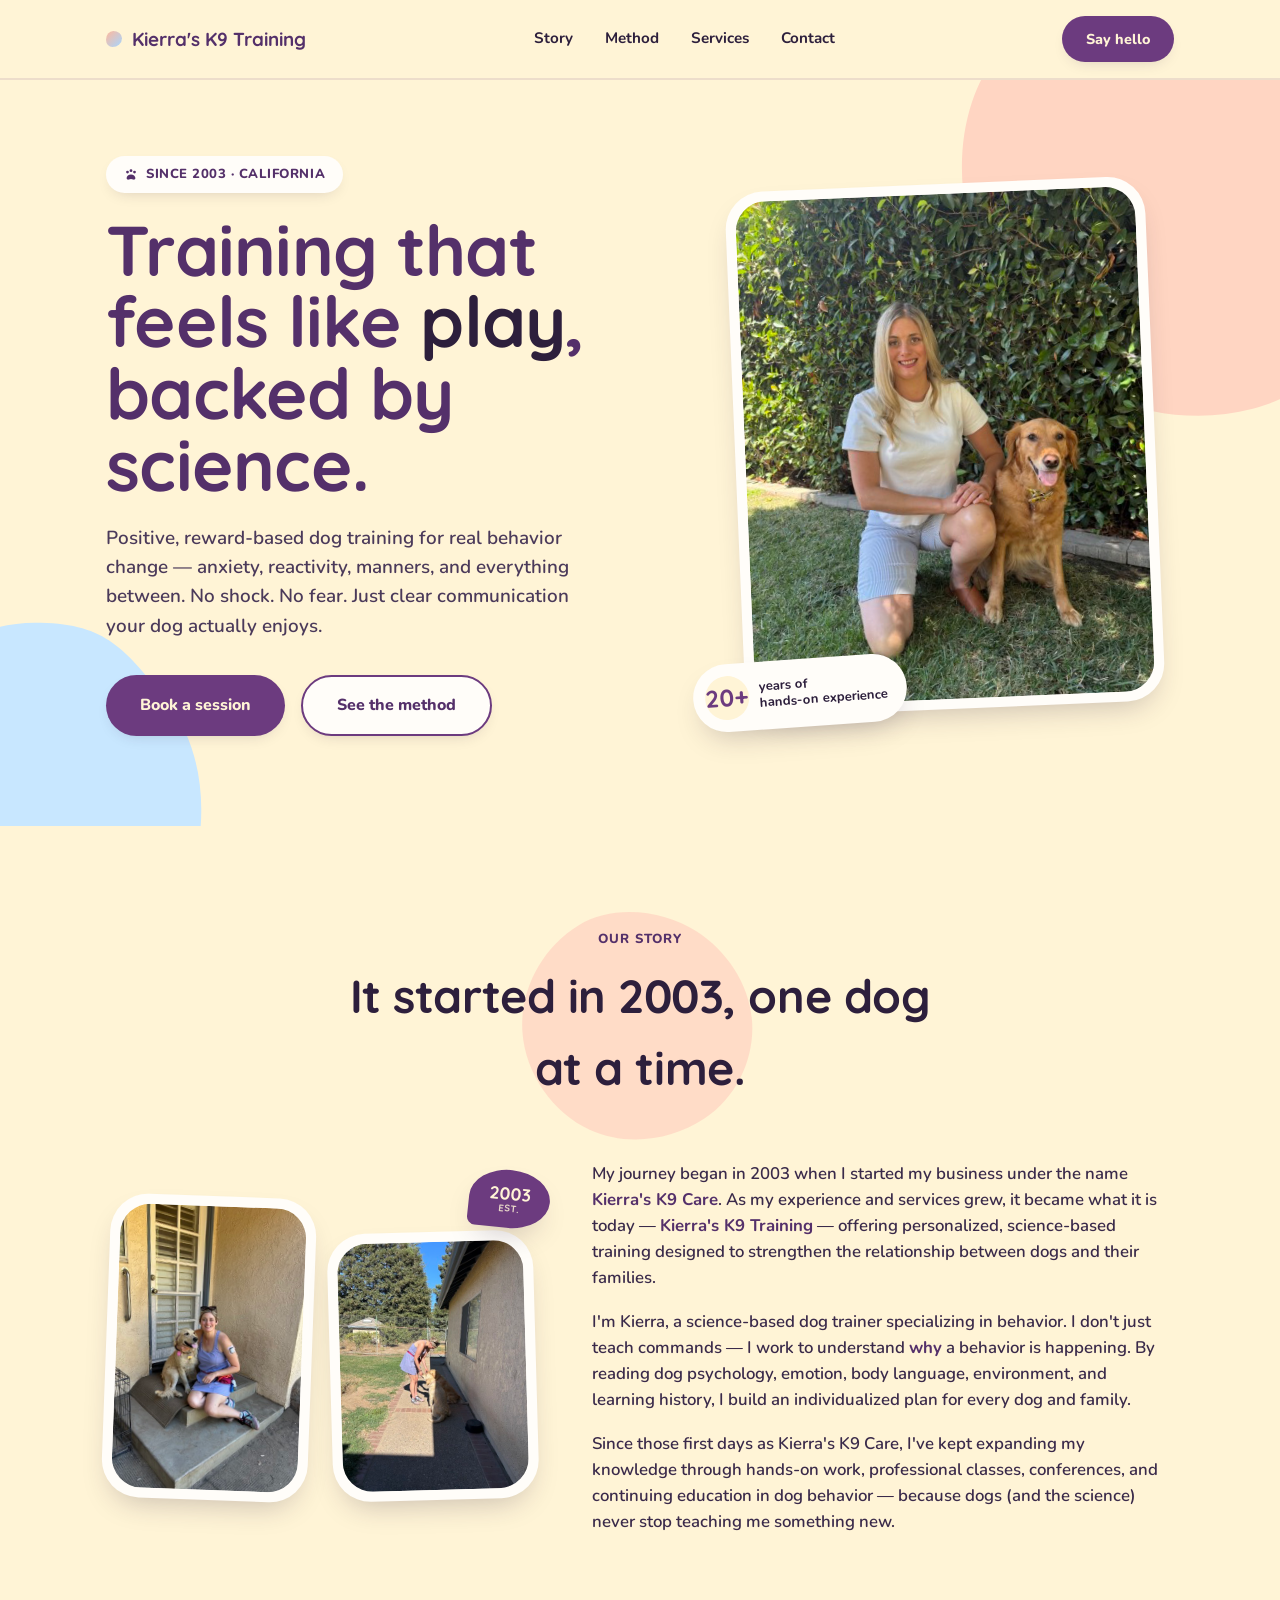
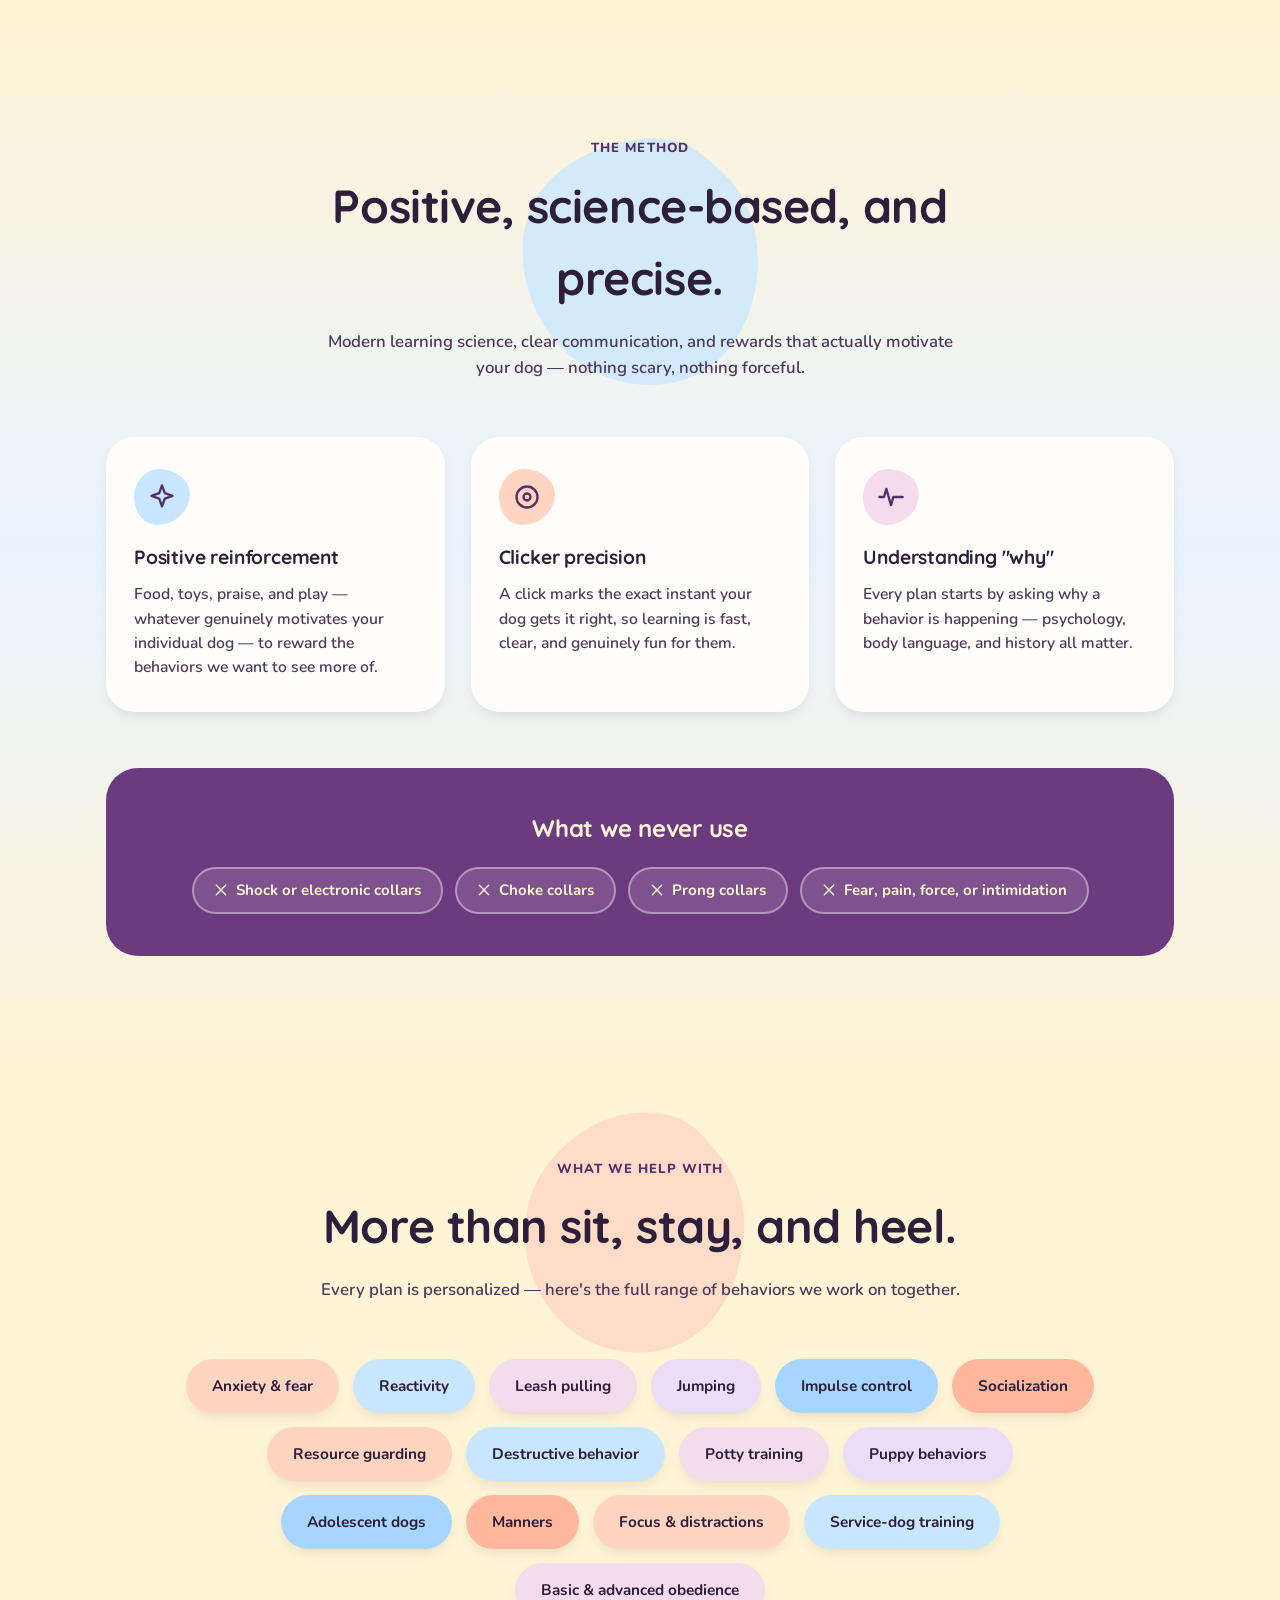
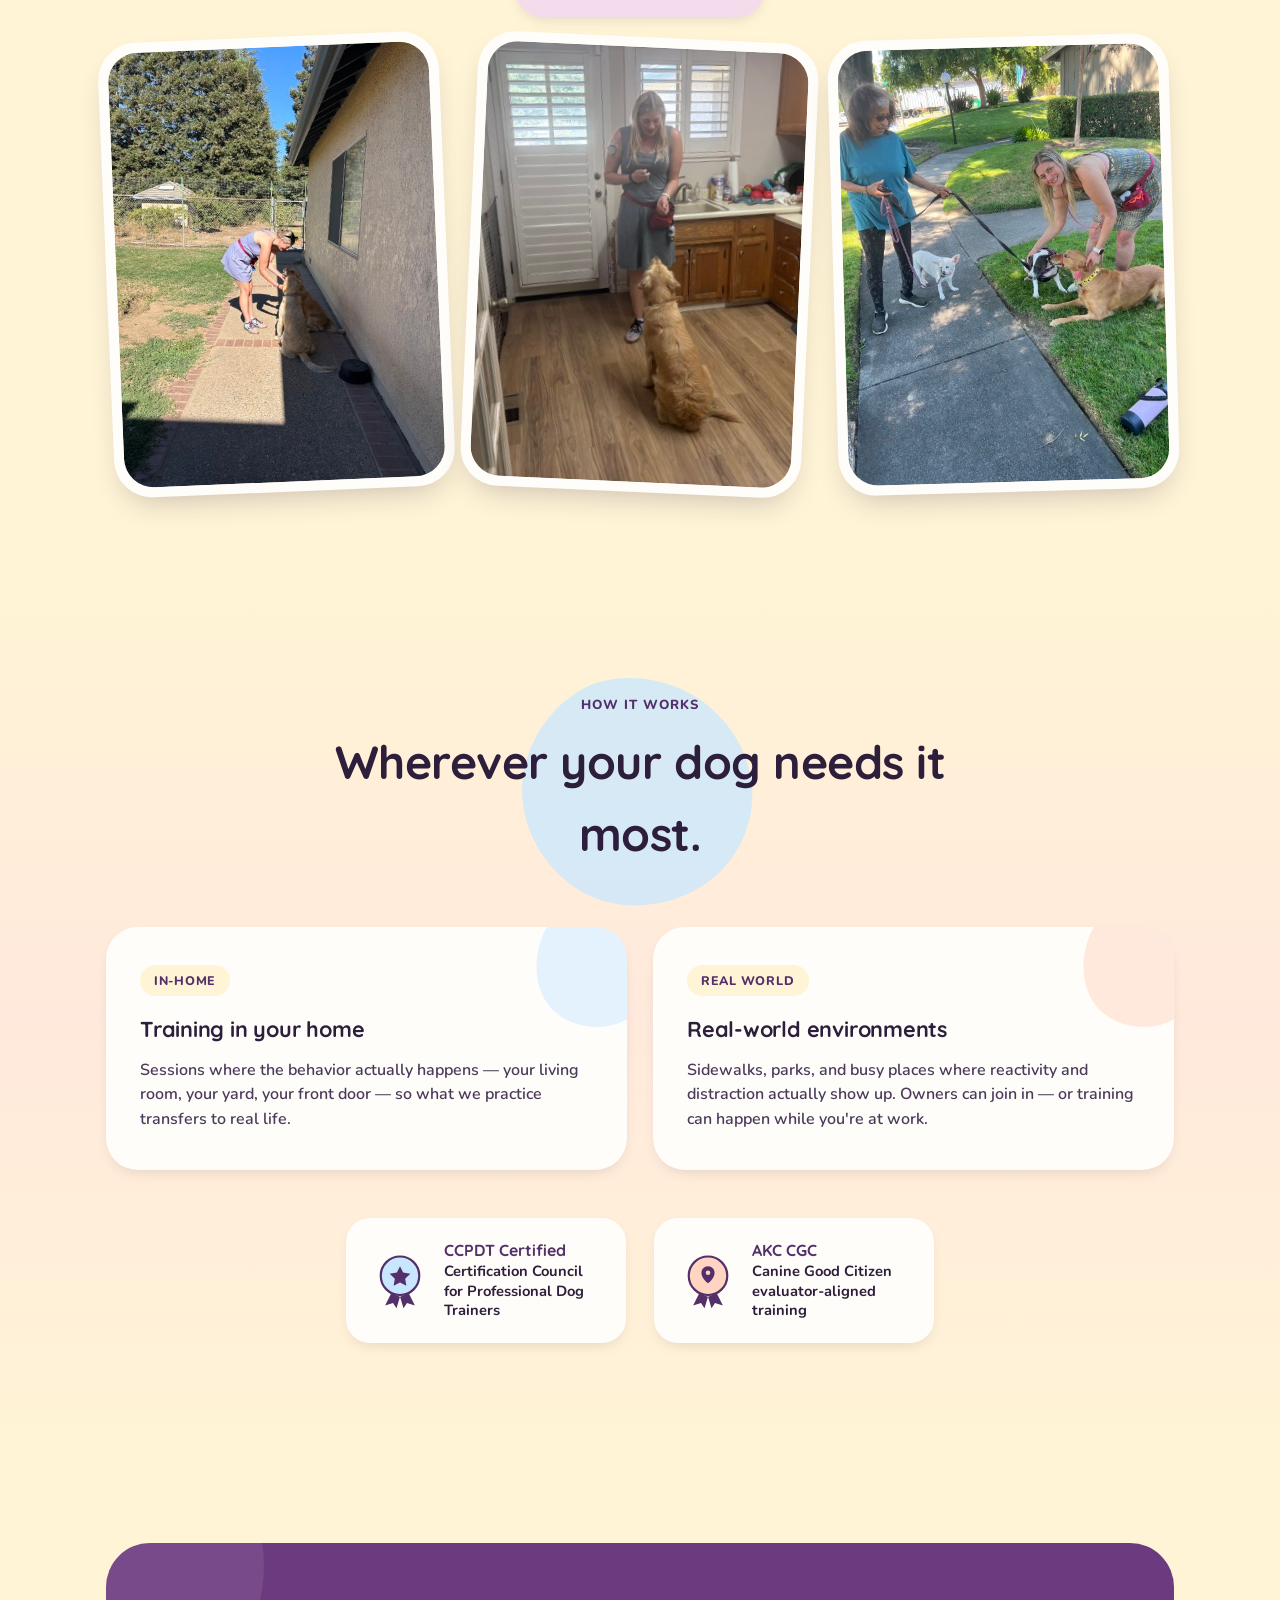
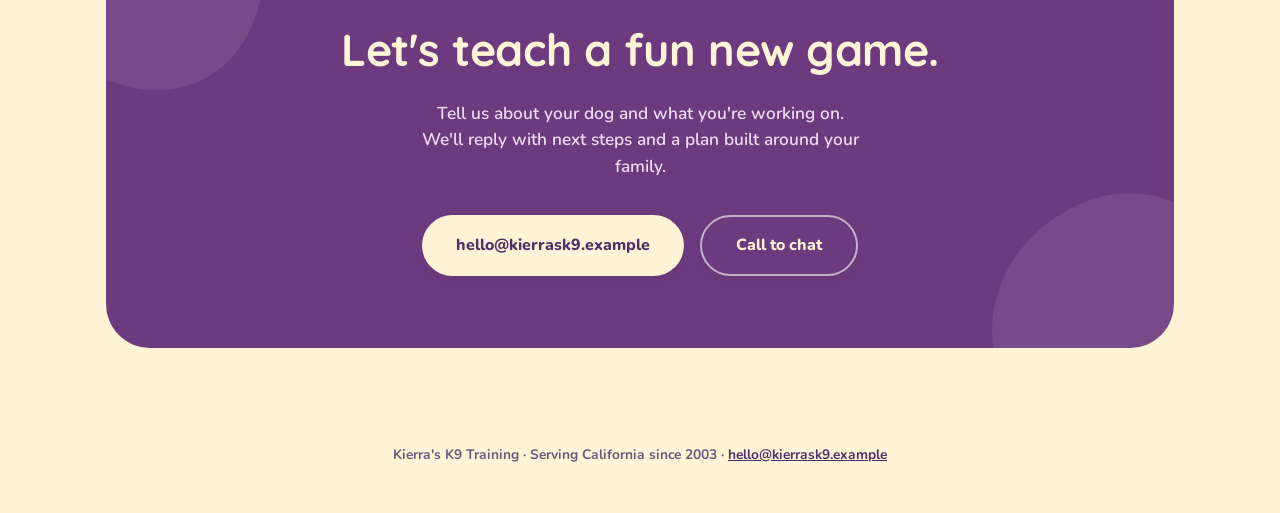
<file: design_9/index.html>
<!DOCTYPE html>
<html lang="en">
<head>
<meta charset="UTF-8">
<meta name="viewport" content="width=device-width, initial-scale=1.0">
<title>Kierra's K9 Training — Positive, Science-Based Dog Training</title>
<meta name="description" content="Personalized, science-based, positive-reinforcement dog training in California since 2003. CCPDT & AKC CGC certified.">
<link rel="preconnect" href="https://fonts.googleapis.com">
<link rel="preconnect" href="https://fonts.gstatic.com" crossorigin>
<link href="https://fonts.googleapis.com/css2?family=Nunito:ital,wght@0,400;0,600;0,700;0,800;0,900;1,700&family=Quicksand:wght@500;600;700&display=swap" rel="stylesheet">
<style>
  :root{
    --peach:#FFD5C2;
    --peach-deep:#FFB89C;
    --sky:#C8E7FF;
    --sky-deep:#A6D6FF;
    --butter:#FFF4D6;
    --plum:#6C3B7F;
    --plum-deep:#54306A;
    --ink:#2D1F3C;
    --white:#FFFDF9;
    --shadow: 0 14px 30px -12px rgba(45,31,60,0.28);
    --shadow-sm: 0 6px 16px -8px rgba(45,31,60,0.22);
  }

  *,*::before,*::after{ box-sizing:border-box; }
  html{ scroll-behavior:smooth; }

  body{
    margin:0;
    background:var(--butter);
    color:var(--ink);
    font-family:'Nunito', system-ui, sans-serif;
    font-weight:600;
    line-height:1.55;
    overflow-x:hidden;
    -webkit-font-smoothing:antialiased;
  }

  h1,h2,h3{
    font-family:'Quicksand', 'Nunito', sans-serif;
    font-weight:700;
    margin:0;
    color:var(--ink);
    letter-spacing:-0.01em;
  }

  a{ color:inherit; }
  img{ max-width:100%; display:block; }

  .wrap{
    max-width:1180px;
    margin:0 auto;
    padding:0 clamp(20px, 5vw, 56px);
  }

  /* Focus states */
  a:focus-visible, button:focus-visible{
    outline: 3px solid var(--plum);
    outline-offset: 3px;
    border-radius: 8px;
  }

  /* ===================== BLOBS ===================== */
  .blob-wrap{
    position:absolute;
    inset:0;
    z-index:0;
    overflow:visible;
    pointer-events:none;
  }
  .blob{
    position:absolute;
    filter: blur(0.5px);
  }
  .blob svg{ width:100%; height:100%; display:block; }

  .blob-morph path{
    animation: morph1 14s ease-in-out infinite;
    transform-origin: center;
  }
  .blob-morph.b2 path{ animation: morph2 17s ease-in-out infinite; animation-delay: -4s; }
  .blob-morph.b3 path{ animation: morph3 12s ease-in-out infinite; animation-delay: -8s; }

  @keyframes morph1{
    0%,100%{ d: path("M 62,-58 C 82,-38 88,-6 82,24 C 76,54 58,80 28,88 C -2,96 -36,86 -58,62 C -80,38 -90,0 -80,-30 C -70,-60 -40,-78 -6,-84 C 28,-90 42,-78 62,-58 Z"); }
    50%{ d: path("M 54,-66 C 78,-48 92,-16 88,16 C 84,48 62,72 32,84 C 2,96 -32,92 -56,72 C -80,52 -94,16 -86,-16 C -78,-48 -50,-72 -18,-82 C 14,-92 30,-84 54,-66 Z"); }
  }
  @keyframes morph2{
    0%,100%{ d: path("M 58,-52 C 76,-30 78,0 70,28 C 62,56 44,80 14,86 C -16,92 -48,80 -66,54 C -84,28 -88,-6 -74,-34 C -60,-62 -28,-84 2,-84 C 32,-84 40,-74 58,-52 Z"); }
    50%{ d: path("M 66,-44 C 84,-20 82,14 68,40 C 54,66 28,84 -2,88 C -32,92 -62,82 -78,56 C -94,30 -96,-10 -78,-36 C -60,-62 -26,-74 8,-76 C 42,-78 48,-68 66,-44 Z"); }
  }
  @keyframes morph3{
    0%,100%{ d: path("M 40,-60 C 62,-46 78,-22 80,4 C 82,30 70,58 46,74 C 22,90 -10,94 -36,82 C -62,70 -82,42 -84,12 C -86,-18 -70,-48 -44,-64 C -18,-80 18,-74 40,-60 Z"); }
    50%{ d: path("M 48,-52 C 70,-34 84,-6 82,22 C 80,50 62,74 36,86 C 10,98 -22,96 -46,80 C -70,64 -86,34 -82,4 C -78,-26 -54,-52 -26,-64 C 2,-76 26,-70 48,-52 Z"); }
  }

  @media (prefers-reduced-motion: reduce){
    .blob-morph path{ animation: none !important; }
  }

  /* ===================== HEADER / NAV ===================== */
  header.site{
    position:sticky;
    top:0;
    z-index:50;
    background: rgba(255,244,214,0.88);
    backdrop-filter: blur(10px);
    border-bottom: 2px solid rgba(108,59,127,0.12);
  }
  .nav{
    display:flex;
    align-items:center;
    justify-content:space-between;
    padding:16px clamp(20px, 5vw, 56px);
    max-width:1180px;
    margin:0 auto;
  }
  .brand{
    display:flex;
    align-items:center;
    gap:10px;
    font-family:'Quicksand', sans-serif;
    font-weight:700;
    font-size:1.18rem;
    color:var(--plum-deep);
    text-decoration:none;
  }
  .brand .dot{
    width:16px; height:16px;
    background: linear-gradient(135deg, var(--peach-deep), var(--sky-deep));
    border-radius:45% 55% 60% 40% / 55% 45% 55% 45%;
    flex:none;
  }
  .links{
    display:flex;
    gap:28px;
    font-size:0.95rem;
    font-weight:700;
    list-style:none;
    margin:0; padding:0;
  }
  .links a{
    text-decoration:none;
    color:var(--ink);
    padding:6px 2px;
    position:relative;
  }
  .links a::after{
    content:"";
    position:absolute;
    left:0; right:0; bottom:-2px;
    height:3px;
    background:var(--plum);
    border-radius:6px;
    transform:scaleX(0);
    transform-origin:left;
    transition:transform .25s ease;
  }
  .links a:hover::after{ transform:scaleX(1); }
  .nav-cta{ display:none; }
  @media (min-width: 720px){ .nav-cta{ display:inline-flex; } }
  @media (max-width: 719px){ .links{ display:none; } }

  /* ===================== PILL BUTTONS ===================== */
  .pill{
    display:inline-flex;
    align-items:center;
    justify-content:center;
    gap:8px;
    padding:16px 34px;
    border-radius:999px;
    font-family:'Nunito', sans-serif;
    font-weight:800;
    font-size:1rem;
    text-decoration:none;
    border:none;
    cursor:pointer;
    transition: transform .16s cubic-bezier(.4,0,.2,1), box-shadow .2s ease, background .2s ease;
    box-shadow: var(--shadow-sm);
    will-change:transform;
  }
  .pill-primary{
    background: var(--plum);
    color: var(--butter);
  }
  .pill-primary:hover{ background:var(--plum-deep); box-shadow: var(--shadow); }
  .pill-secondary{
    background: var(--white);
    color: var(--plum-deep);
    border:2px solid var(--plum);
  }
  .pill-secondary:hover{ background: var(--plum); color:var(--butter); }
  .pill:active{ transform: scale(0.94); }

  /* squish + release keyframe trigger on hover, JS-free using transition */
  .pill{ transform: scale(1); }
  .pill:hover{ animation: squish 0.42s cubic-bezier(.4,0,.2,1) 1; }
  @keyframes squish{
    0%{ transform:scale(1); }
    35%{ transform:scale(0.94,0.96); }
    65%{ transform:scale(1.035,1.02); }
    100%{ transform:scale(1); }
  }
  @media (prefers-reduced-motion: reduce){
    .pill:hover{ animation:none; }
    .pill{ transition:none; }
  }

  /* ===================== HERO ===================== */
  .hero{
    position:relative;
    padding: 76px 0 90px;
    overflow:hidden;
  }
  .hero .blob-wrap{ z-index:0; }
  .hero .blob.b-hero-1{ top:-160px; right:-160px; width:520px; height:520px; }
  .hero .blob.b-hero-1 svg path{ fill:var(--peach); }
  .hero .blob.b-hero-2{ bottom:-220px; left:-200px; width:460px; height:460px; }
  .hero .blob.b-hero-2 svg path{ fill:var(--sky); }

  .hero-grid{
    position:relative;
    z-index:2;
    display:grid;
    grid-template-columns: 1.1fr 0.9fr;
    gap:48px;
    align-items:center;
  }
  @media (max-width: 900px){
    .hero-grid{ grid-template-columns:1fr; }
  }

  .eyebrow{
    display:inline-flex;
    align-items:center;
    gap:8px;
    background: var(--white);
    color:var(--plum-deep);
    font-size:0.82rem;
    font-weight:800;
    letter-spacing:0.04em;
    text-transform:uppercase;
    padding:8px 18px;
    border-radius:999px;
    box-shadow: var(--shadow-sm);
    margin-bottom:22px;
  }
  .eyebrow .paw{ width:14px; height:14px; flex:none; }

  h1.display{
    font-size: clamp(2.6rem, 5.6vw, 4.4rem);
    line-height:1.02;
    font-weight:800;
    color:var(--plum-deep);
  }
  h1.display .accent{ color:var(--ink); }

  .lede{
    margin-top:22px;
    font-size:1.18rem;
    font-weight:600;
    max-width:46ch;
    color:#4B3A5A;
  }

  .hero-ctas{
    margin-top:34px;
    display:flex;
    gap:16px;
    flex-wrap:wrap;
  }

  .hero-photo{
    position:relative;
    z-index:2;
  }
  .frame{
    position:relative;
    border-radius: 38px;
    overflow:hidden;
    box-shadow: var(--shadow);
    background:var(--white);
    padding:10px;
  }
  .frame img{
    border-radius:30px;
    width:100%;
    height:100%;
    object-fit:cover;
    display:block;
  }
  .frame.tilt-1{ transform: rotate(-2.4deg); }
  .frame.tilt-2{ transform: rotate(2.1deg); }
  .frame.tilt-3{ transform: rotate(-1.6deg); }
  .frame.tilt-4{ transform: rotate(2.6deg); }
  .frame.tilt-5{ transform: rotate(-2.8deg); }

  .hero-photo .frame{ aspect-ratio: 4/5; max-width:420px; margin:0 auto; }

  .hero-badge{
    position:absolute;
    bottom:-18px;
    left:-22px;
    background:var(--white);
    border-radius:999px;
    padding:12px 20px 12px 12px;
    display:flex;
    align-items:center;
    gap:10px;
    box-shadow:var(--shadow);
    z-index:3;
    transform: rotate(-4deg);
  }
  @media (max-width:520px){ .hero-badge{ left:8px; bottom:-14px; padding:10px 16px 10px 10px; } }
  .hero-badge .num{
    font-family:'Quicksand',sans-serif;
    font-weight:800;
    font-size:1.5rem;
    color:var(--plum);
    background:var(--butter);
    border-radius:50%;
    width:44px; height:44px;
    display:flex; align-items:center; justify-content:center;
    flex:none;
  }
  .hero-badge .txt{ font-size:0.82rem; font-weight:700; line-height:1.2; color:var(--ink); }

  /* ===================== SECTION HEADINGS w/ BLOB ===================== */
  section{ position:relative; padding: 100px 0; }
  .section-head{
    position:relative;
    max-width:640px;
    margin: 0 auto 56px;
    text-align:center;
  }
  .section-head .blob-wrap{
    z-index:0;
  }
  .section-head .blob{
    top:50%; left:50%;
    width: 340px; height:220px;
    transform: translate(-50%,-50%);
  }
  @media (min-width:640px){
    .section-head .blob{ width:460px; height:280px; }
  }
  .section-head .blob svg path{ fill: var(--peach); opacity:0.75; }
  .section-head .blob.alt svg path{ fill: var(--sky); opacity:0.75; }

  .section-head .kicker{
    position:relative; z-index:2;
    display:inline-block;
    font-size:0.82rem;
    font-weight:800;
    letter-spacing:0.08em;
    text-transform:uppercase;
    color:var(--plum-deep);
    margin-bottom:12px;
  }
  .section-head h2{
    position:relative; z-index:2;
    font-size: clamp(2rem, 4vw, 2.9rem);
    font-weight:800;
    color:var(--ink);
  }
  .section-head p.sub{
    position:relative; z-index:2;
    margin-top:14px;
    font-size:1.05rem;
    color:#4B3A5A;
    font-weight:600;
  }

  /* alt section background bands */
  .band-sky{ background: linear-gradient(180deg, var(--butter) 0%, #E8F3FF 50%, var(--butter) 100%); }
  .band-peach{ background: linear-gradient(180deg, var(--butter) 0%, #FFE9DC 50%, var(--butter) 100%); }

  /* ===================== ORIGIN ===================== */
  .origin-grid{
    display:grid;
    grid-template-columns: 0.85fr 1.15fr;
    gap:56px;
    align-items:center;
  }
  @media (max-width:880px){ .origin-grid{ grid-template-columns:1fr; } }
  .origin-photos{
    position:relative;
    display:grid;
    grid-template-columns: 1fr 1fr;
    gap:18px;
  }
  .origin-photos .frame:first-child{ margin-top:36px; }
  .year-badge{
    position:absolute;
    top:-26px; right:-14px;
    background:var(--plum);
    color:var(--butter);
    font-family:'Quicksand',sans-serif;
    font-weight:800;
    font-size:1.1rem;
    padding:14px 20px;
    border-radius: 50% 50% 50% 8px;
    box-shadow: var(--shadow);
    transform: rotate(6deg);
    z-index:4;
    text-align:center;
    line-height:1.1;
  }
  .year-badge small{ display:block; font-size:0.6rem; font-weight:700; letter-spacing:0.05em; text-transform:uppercase; opacity:0.85; }

  .origin-copy p{ font-size:1.05rem; margin:0 0 18px; color:#3A2A4A; }
  .origin-copy p:last-child{ margin-bottom:0; }
  .origin-copy strong{ color:var(--plum-deep); }

  /* ===================== METHOD ===================== */
  .method-grid{
    display:grid;
    grid-template-columns: repeat(3, 1fr);
    gap:26px;
    margin-bottom:56px;
  }
  @media (max-width:880px){ .method-grid{ grid-template-columns:1fr; } }
  .method-card{
    background:var(--white);
    border-radius:28px;
    padding:32px 28px;
    box-shadow: var(--shadow-sm);
    transition: transform .25s cubic-bezier(.34,1.56,.64,1), box-shadow .25s ease;
  }
  .method-card:hover{ transform: translateY(-6px) rotate(-1deg); box-shadow: var(--shadow); }
  .method-icon{
    width:56px; height:56px;
    border-radius: 45% 55% 60% 40% / 50% 45% 55% 50%;
    display:flex; align-items:center; justify-content:center;
    margin-bottom:18px;
  }
  .method-card:nth-child(1) .method-icon{ background:var(--sky); }
  .method-card:nth-child(2) .method-icon{ background:var(--peach); }
  .method-card:nth-child(3) .method-icon{ background:#F4DCEC; }
  .method-icon svg{ width:28px; height:28px; }
  .method-card h3{ font-size:1.2rem; margin-bottom:10px; color:var(--ink); }
  .method-card p{ font-size:0.98rem; color:#4B3A5A; margin:0; }

  .never-block{
    background: var(--plum);
    border-radius:32px;
    padding: 42px clamp(24px,5vw,52px);
    color: var(--butter);
    text-align:center;
  }
  .never-block h3{
    font-family:'Quicksand',sans-serif;
    color:var(--butter);
    font-size:1.5rem;
    margin-bottom:20px;
  }
  .never-chips{
    display:flex;
    flex-wrap:wrap;
    gap:12px;
    justify-content:center;
  }
  .never-chip{
    background: rgba(255,253,249,0.12);
    border: 2px solid rgba(255,253,249,0.4);
    color:var(--butter);
    padding:10px 20px;
    border-radius:999px;
    font-weight:700;
    font-size:0.94rem;
    display:inline-flex;
    align-items:center;
    gap:8px;
  }
  .never-chip svg{ width:14px; height:14px; flex:none; }

  /* ===================== SERVICES / CHIPS ===================== */
  .chip-cluster{
    display:flex;
    flex-wrap:wrap;
    gap:14px;
    justify-content:center;
    max-width:920px;
    margin:0 auto;
  }
  .chip{
    background: var(--white);
    border: 2px solid transparent;
    color: var(--ink);
    padding: 13px 24px;
    border-radius:999px;
    font-weight:700;
    font-size:0.96rem;
    box-shadow: var(--shadow-sm);
    cursor:default;
    transition: transform .3s cubic-bezier(.34,1.56,.64,1), background .2s ease, color .2s ease, border-color .2s ease;
  }
  .chip:nth-child(6n+1){ background:var(--peach); }
  .chip:nth-child(6n+2){ background:var(--sky); }
  .chip:nth-child(6n+3){ background:#F4DCEC; }
  .chip:nth-child(6n+4){ background:#EBDCF7; }
  .chip:nth-child(6n+5){ background:var(--sky-deep); }
  .chip:nth-child(6n+0){ background:var(--peach-deep); }
  .chip:hover{
    transform: translateY(-5px) scale(1.05) rotate(-1.5deg);
    background: var(--plum);
    color: var(--butter);
  }
  @media (prefers-reduced-motion: reduce){
    .chip{ transition: background .2s ease, color .2s ease; }
    .chip:hover{ transform:none; }
  }

  /* ===================== FORMAT ===================== */
  .format-grid{
    display:grid;
    grid-template-columns: 1fr 1fr;
    gap:26px;
  }
  @media (max-width:760px){ .format-grid{ grid-template-columns:1fr; } }
  .format-card{
    position:relative;
    background:var(--white);
    border-radius:32px;
    padding:38px 34px;
    box-shadow: var(--shadow-sm);
    overflow:hidden;
  }
  .format-card .fc-blob{
    position:absolute;
    top:-40px; right:-40px;
    width:140px; height:140px;
    opacity:0.5;
  }
  .format-card:nth-child(1) .fc-blob svg path{ fill:var(--sky); }
  .format-card:nth-child(2) .fc-blob svg path{ fill:var(--peach); }
  .format-card h3{
    position:relative; z-index:2;
    font-size:1.35rem;
    margin-bottom:12px;
  }
  .format-card p{
    position:relative; z-index:2;
    color:#4B3A5A;
    font-size:1rem;
    margin:0;
  }
  .format-tag{
    position:relative; z-index:2;
    display:inline-block;
    font-size:0.78rem;
    font-weight:800;
    text-transform:uppercase;
    letter-spacing:0.06em;
    color:var(--plum-deep);
    background: var(--butter);
    padding:6px 14px;
    border-radius:999px;
    margin-bottom:16px;
  }

  /* ===================== TRUST / BADGES ===================== */
  .trust-row{
    display:flex;
    gap:28px;
    justify-content:center;
    flex-wrap:wrap;
    margin-top:8px;
  }
  .badge-card{
    background:var(--white);
    border-radius:24px;
    box-shadow: var(--shadow-sm);
    padding:22px 26px;
    display:flex;
    align-items:center;
    gap:16px;
    max-width:280px;
  }
  .badge-card svg{ width:56px; height:56px; flex:none; }
  .badge-card .bt{ font-size:0.92rem; font-weight:700; color:var(--ink); line-height:1.35; }
  .badge-card .bt strong{ display:block; font-family:'Quicksand',sans-serif; font-size:1rem; color:var(--plum-deep); }

  /* ===================== GALLERY STRIP ===================== */
  .gallery-strip{
    display:grid;
    grid-template-columns: repeat(3, 1fr);
    gap:22px;
    margin-top:20px;
  }
  @media (max-width:880px){ .gallery-strip{ grid-template-columns: 1fr 1fr; } }
  .gallery-strip .frame{ aspect-ratio: 3/4; }
  .gallery-strip .frame img{ object-fit:cover; width:100%; height:100%; }

  /* ===================== CONTACT / FOOTER ===================== */
  .contact-section{ position:relative; padding-bottom:60px; }
  .contact-card{
    position:relative;
    z-index:2;
    background: var(--plum);
    border-radius:44px;
    padding: clamp(40px,6vw,72px);
    text-align:center;
    color:var(--butter);
    overflow:hidden;
  }
  .contact-card .cblob{
    position:absolute;
    z-index:0;
  }
  .contact-card .cblob.c1{ top:-120px; left:-100px; width:280px; height:280px; }
  .contact-card .cblob.c2{ bottom:-140px; right:-110px; width:320px; height:320px; }
  .contact-card .cblob svg path{ fill: rgba(255,253,249,0.08); }

  .contact-card h2{
    position:relative; z-index:2;
    color:var(--butter);
    font-size: clamp(2rem, 4vw, 2.8rem);
    margin-bottom:16px;
  }
  .contact-card p.sub{
    position:relative; z-index:2;
    font-size:1.08rem;
    max-width:44ch;
    margin:0 auto 32px;
    color: #EFDCF2;
    font-weight:600;
  }
  .contact-card .hero-ctas{ position:relative; z-index:2; justify-content:center; }
  .contact-card .pill-secondary{
    background:transparent;
    color:var(--butter);
    border-color: rgba(255,253,249,0.6);
  }
  .contact-card .pill-secondary:hover{ background: rgba(255,253,249,0.15); color:var(--butter); }
  .contact-card .pill-primary{
    background: var(--butter);
    color: var(--plum-deep);
  }
  .contact-card .pill-primary:hover{ background:var(--white); }

  footer{
    text-align:center;
    padding: 36px 20px 48px;
    font-size:0.86rem;
    color:#6B5A7D;
    font-weight:700;
  }
  footer a{ color:var(--plum-deep); text-decoration:underline; }

  /* skip link */
  .skip-link{
    position:absolute; left:-999px; top:auto;
    background:var(--plum); color:var(--butter);
    padding:12px 20px; border-radius:0 0 12px 0;
    z-index:100; font-weight:800;
  }
  .skip-link:focus{ left:0; top:0; }

  @media (max-width: 480px){
    .pill{ padding:14px 26px; font-size:0.94rem; }
    section{ padding:72px 0; }
    .hero{ padding:56px 0 70px; }
  }
</style>
</head>
<body>

<a class="skip-link" href="#main">Skip to content</a>

<header class="site">
  <div class="nav">
    <a class="brand" href="#top">
      <span class="dot" aria-hidden="true"></span>
      Kierra's K9 Training
    </a>
    <ul class="links">
      <li><a href="#origin">Story</a></li>
      <li><a href="#method">Method</a></li>
      <li><a href="#services">Services</a></li>
      <li><a href="#contact">Contact</a></li>
    </ul>
    <a class="pill pill-primary nav-cta" href="#contact" style="padding:12px 24px; font-size:0.9rem;">Say hello</a>
  </div>
</header>

<main id="main">

  <!-- ===================== HERO ===================== -->
  <div class="hero" id="top">
    <div class="blob-wrap" aria-hidden="true">
      <div class="blob b-hero-1 blob-morph">
        <svg viewBox="-100 -100 200 200"><path/></svg>
      </div>
      <div class="blob b-hero-2 blob-morph b2">
        <svg viewBox="-100 -100 200 200"><path/></svg>
      </div>
    </div>
    <div class="wrap hero-grid">
      <div>
        <span class="eyebrow">
          <svg class="paw" viewBox="0 0 24 24" fill="var(--plum-deep)"><circle cx="6" cy="7" r="2.4"/><circle cx="12" cy="4.5" r="2.4"/><circle cx="18" cy="7" r="2.4"/><path d="M12 11c-4 0-7.5 3-7.5 6.2 0 2 1.8 3.3 3.8 2.6 1.3-.5 2.5-1 3.7-1s2.4.5 3.7 1c2 .7 3.8-.6 3.8-2.6C19.5 14 16 11 12 11z"/></svg>
          Since 2003 &middot; California
        </span>
        <h1 class="display">Training that feels like <span class="accent">play</span>, backed by science.</h1>
        <p class="lede">Positive, reward-based dog training for real behavior change — anxiety, reactivity, manners, and everything between. No shock. No fear. Just clear communication your dog actually enjoys.</p>
        <div class="hero-ctas">
          <a class="pill pill-primary" href="#contact">Book a session</a>
          <a class="pill pill-secondary" href="#method">See the method</a>
        </div>
      </div>
      <div class="hero-photo">
        <div class="frame tilt-1">
          <img src="../assets/IMG_9926.png" alt="Kierra kneeling in a garden with a happy golden retriever, both smiling at the camera.">
        </div>
        <div class="hero-badge">
          <span class="num">20+</span>
          <span class="txt">years of<br>hands-on experience</span>
        </div>
      </div>
    </div>
  </div>

  <!-- ===================== ORIGIN ===================== -->
  <section id="origin">
    <div class="wrap">
      <div class="section-head">
        <div class="blob-wrap" aria-hidden="true">
          <div class="blob blob-morph b3">
            <svg viewBox="-100 -100 200 200"><path/></svg>
          </div>
        </div>
        <span class="kicker">Our story</span>
        <h2>It started in 2003, one dog at a time.</h2>
      </div>

      <div class="origin-grid">
        <div class="origin-photos">
          <div class="year-badge">2003<small>Est.</small></div>
          <div class="frame tilt-2"><img src="../assets/IMG_5205.png" alt="Kierra sitting on a front porch step with a golden retriever, both smiling."></div>
          <div class="frame tilt-3" style="margin-top:36px;"><img src="../assets/IMG_5206.png" alt="Kierra rewarding a golden retriever with a treat outside a home."></div>
        </div>
        <div class="origin-copy">
          <p>My journey began in 2003 when I started my business under the name <strong>Kierra's K9 Care</strong>. As my experience and services grew, it became what it is today — <strong>Kierra's K9 Training</strong> — offering personalized, science-based training designed to strengthen the relationship between dogs and their families.</p>
          <p>I'm Kierra, a science-based dog trainer specializing in behavior. I don't just teach commands — I work to understand <strong>why</strong> a behavior is happening. By reading dog psychology, emotion, body language, environment, and learning history, I build an individualized plan for every dog and family.</p>
          <p>Since those first days as Kierra's K9 Care, I've kept expanding my knowledge through hands-on work, professional classes, conferences, and continuing education in dog behavior — because dogs (and the science) never stop teaching me something new.</p>
        </div>
      </div>
    </div>
  </section>

  <!-- ===================== METHOD ===================== -->
  <section id="method" class="band-sky">
    <div class="wrap">
      <div class="section-head">
        <div class="blob-wrap" aria-hidden="true">
          <div class="blob blob-morph alt">
            <svg viewBox="-100 -100 200 200"><path/></svg>
          </div>
        </div>
        <span class="kicker">The method</span>
        <h2>Positive, science-based, and precise.</h2>
        <p class="sub">Modern learning science, clear communication, and rewards that actually motivate your dog — nothing scary, nothing forceful.</p>
      </div>

      <div class="method-grid">
        <div class="method-card">
          <div class="method-icon">
            <svg viewBox="0 0 24 24" fill="none" stroke="var(--plum-deep)" stroke-width="2" stroke-linecap="round" stroke-linejoin="round"><path d="M12 2l2.4 6.6L21 11l-6.6 2.4L12 20l-2.4-6.6L3 11l6.6-2.4L12 2z"/></svg>
          </div>
          <h3>Positive reinforcement</h3>
          <p>Food, toys, praise, and play — whatever genuinely motivates your individual dog — to reward the behaviors we want to see more of.</p>
        </div>
        <div class="method-card">
          <div class="method-icon">
            <svg viewBox="0 0 24 24" fill="none" stroke="var(--plum-deep)" stroke-width="2" stroke-linecap="round" stroke-linejoin="round"><circle cx="12" cy="12" r="9"/><circle cx="12" cy="12" r="3"/></svg>
          </div>
          <h3>Clicker precision</h3>
          <p>A click marks the exact instant your dog gets it right, so learning is fast, clear, and genuinely fun for them.</p>
        </div>
        <div class="method-card">
          <div class="method-icon">
            <svg viewBox="0 0 24 24" fill="none" stroke="var(--plum-deep)" stroke-width="2" stroke-linecap="round" stroke-linejoin="round"><path d="M2 12h4l2-7 4 14 2-7h8"/></svg>
          </div>
          <h3>Understanding "why"</h3>
          <p>Every plan starts by asking why a behavior is happening — psychology, body language, and history all matter.</p>
        </div>
      </div>

      <div class="never-block">
        <h3>What we never use</h3>
        <div class="never-chips">
          <span class="never-chip"><svg viewBox="0 0 24 24" fill="none" stroke="currentColor" stroke-width="2.4" stroke-linecap="round"><path d="M4 4l16 16M20 4L4 20"/></svg>Shock or electronic collars</span>
          <span class="never-chip"><svg viewBox="0 0 24 24" fill="none" stroke="currentColor" stroke-width="2.4" stroke-linecap="round"><path d="M4 4l16 16M20 4L4 20"/></svg>Choke collars</span>
          <span class="never-chip"><svg viewBox="0 0 24 24" fill="none" stroke="currentColor" stroke-width="2.4" stroke-linecap="round"><path d="M4 4l16 16M20 4L4 20"/></svg>Prong collars</span>
          <span class="never-chip"><svg viewBox="0 0 24 24" fill="none" stroke="currentColor" stroke-width="2.4" stroke-linecap="round"><path d="M4 4l16 16M20 4L4 20"/></svg>Fear, pain, force, or intimidation</span>
        </div>
      </div>
    </div>
  </section>

  <!-- ===================== SERVICES ===================== -->
  <section id="services">
    <div class="wrap">
      <div class="section-head">
        <div class="blob-wrap" aria-hidden="true">
          <div class="blob blob-morph">
            <svg viewBox="-100 -100 200 200"><path/></svg>
          </div>
        </div>
        <span class="kicker">What we help with</span>
        <h2>More than sit, stay, and heel.</h2>
        <p class="sub">Every plan is personalized — here's the full range of behaviors we work on together.</p>
      </div>

      <div class="chip-cluster">
        <span class="chip">Anxiety & fear</span>
        <span class="chip">Reactivity</span>
        <span class="chip">Leash pulling</span>
        <span class="chip">Jumping</span>
        <span class="chip">Impulse control</span>
        <span class="chip">Socialization</span>
        <span class="chip">Resource guarding</span>
        <span class="chip">Destructive behavior</span>
        <span class="chip">Potty training</span>
        <span class="chip">Puppy behaviors</span>
        <span class="chip">Adolescent dogs</span>
        <span class="chip">Manners</span>
        <span class="chip">Focus & distractions</span>
        <span class="chip">Service-dog training</span>
        <span class="chip">Basic & advanced obedience</span>
      </div>

      <div class="gallery-strip">
        <div class="frame tilt-1"><img src="../assets/IMG_5207.png" alt="Kierra crouching to reward a golden retriever outdoors."></div>
        <div class="frame tilt-4"><img src="../assets/IMG_5337.png" alt="Kierra training a dog to sit in a home kitchen."></div>
        <div class="frame tilt-3"><img src="../assets/IMG_4683.png" alt="Kierra working with two women and their dogs on a neighborhood sidewalk."></div>
      </div>
    </div>
  </section>

  <!-- ===================== FORMAT ===================== -->
  <section class="band-peach">
    <div class="wrap">
      <div class="section-head">
        <div class="blob-wrap" aria-hidden="true">
          <div class="blob blob-morph b2 alt">
            <svg viewBox="-100 -100 200 200"><path/></svg>
          </div>
        </div>
        <span class="kicker">How it works</span>
        <h2>Wherever your dog needs it most.</h2>
      </div>

      <div class="format-grid">
        <div class="format-card">
          <div class="fc-blob"><svg viewBox="-70 -70 140 140"><path d="M50,-48 C64,-32 66,-6 60,18 C54,42 40,62 16,68 C-8,74 -36,66 -50,46 C-64,26 -64,-6 -50,-30 C-36,-54 -8,-70 16,-68 C40,-66 36,-64 50,-48 Z"/></svg></div>
          <span class="format-tag">In-home</span>
          <h3>Training in your home</h3>
          <p>Sessions where the behavior actually happens — your living room, your yard, your front door — so what we practice transfers to real life.</p>
        </div>
        <div class="format-card">
          <div class="fc-blob"><svg viewBox="-70 -70 140 140"><path d="M50,-48 C64,-32 66,-6 60,18 C54,42 40,62 16,68 C-8,74 -36,66 -50,46 C-64,26 -64,-6 -50,-30 C-36,-54 -8,-70 16,-68 C40,-66 36,-64 50,-48 Z"/></svg></div>
          <span class="format-tag">Real world</span>
          <h3>Real-world environments</h3>
          <p>Sidewalks, parks, and busy places where reactivity and distraction actually show up. Owners can join in — or training can happen while you're at work.</p>
        </div>
      </div>

      <div class="trust-row" style="margin-top:48px;">
        <div class="badge-card">
          <svg viewBox="0 0 64 64" aria-hidden="true">
            <path d="M22 46 L15 60 L24 57 L28 63 L32 50 Z" fill="var(--plum-deep)"/>
            <path d="M42 46 L49 60 L40 57 L36 63 L32 50 Z" fill="var(--plum-deep)"/>
            <circle cx="32" cy="26" r="22" fill="var(--sky)" stroke="var(--plum-deep)" stroke-width="2.5"/>
            <path d="M32 15l3.6 7.4 8.2 1.2-5.9 5.8 1.4 8.1L32 33.6l-7.3 3.9 1.4-8.1-5.9-5.8 8.2-1.2L32 15z" fill="var(--plum-deep)"/>
          </svg>
          <span class="bt"><strong>CCPDT Certified</strong>Certification Council for Professional Dog Trainers</span>
        </div>
        <div class="badge-card">
          <svg viewBox="0 0 64 64" aria-hidden="true">
            <path d="M22 46 L15 60 L24 57 L28 63 L32 50 Z" fill="var(--plum-deep)"/>
            <path d="M42 46 L49 60 L40 57 L36 63 L32 50 Z" fill="var(--plum-deep)"/>
            <circle cx="32" cy="26" r="22" fill="var(--peach)" stroke="var(--plum-deep)" stroke-width="2.5"/>
            <path d="M32 15c4.5 0 7.5 3.4 7.5 7.6 0 5.7-4.9 10.1-7.5 12.1-2.6-2-7.5-6.4-7.5-12.1C24.5 18.4 27.5 15 32 15z" fill="var(--plum-deep)"/>
            <circle cx="32" cy="22.6" r="2.6" fill="var(--peach)"/>
          </svg>
          <span class="bt"><strong>AKC CGC</strong>Canine Good Citizen evaluator-aligned training</span>
        </div>
      </div>
    </div>
  </section>

  <!-- ===================== CONTACT ===================== -->
  <section class="contact-section" id="contact">
    <div class="wrap">
      <div class="contact-card">
        <div class="cblob c1 blob-morph b3"><svg viewBox="-100 -100 200 200"><path/></svg></div>
        <div class="cblob c2 blob-morph"><svg viewBox="-100 -100 200 200"><path/></svg></div>
        <h2>Let's teach a fun new game.</h2>
        <p class="sub">Tell us about your dog and what you're working on. We'll reply with next steps and a plan built around your family.</p>
        <div class="hero-ctas">
          <a class="pill pill-primary" href="mailto:hello@kierrask9.example">hello@kierrask9.example</a>
          <a class="pill pill-secondary" href="tel:+15555555555">Call to chat</a>
        </div>
      </div>
    </div>
  </section>

</main>

<footer>
  <div class="wrap">
    Kierra's K9 Training &middot; Serving California since 2003 &middot; <a href="mailto:hello@kierrask9.example">hello@kierrask9.example</a>
  </div>
</footer>

<script>
  // Assign a static "resting" morph shape as inline style fallback so blobs
  // still look intentional if animation is skipped, and provide the base d
  // for each blob svg path via JS so markup above stays terse.
  (function(){
    var basePaths = [
      "M 62,-58 C 82,-38 88,-6 82,24 C 76,54 58,80 28,88 C -2,96 -36,86 -58,62 C -80,38 -90,0 -80,-30 C -70,-60 -40,-78 -6,-84 C 28,-90 42,-78 62,-58 Z",
      "M 58,-52 C 76,-30 78,0 70,28 C 62,56 44,80 14,86 C -16,92 -48,80 -66,54 C -84,28 -88,-6 -74,-34 C -60,-62 -28,-84 2,-84 C 32,-84 40,-74 58,-52 Z",
      "M 40,-60 C 62,-46 78,-22 80,4 C 82,30 70,58 46,74 C 22,90 -10,94 -36,82 C -62,70 -82,42 -84,12 C -86,-18 -70,-48 -44,-64 C -18,-80 18,-74 40,-60 Z"
    ];
    document.querySelectorAll('.blob-morph > svg > path').forEach(function(p, i){
      p.setAttribute('d', basePaths[i % basePaths.length]);
    });
  })();
</script>

</body>
</html>
</file>
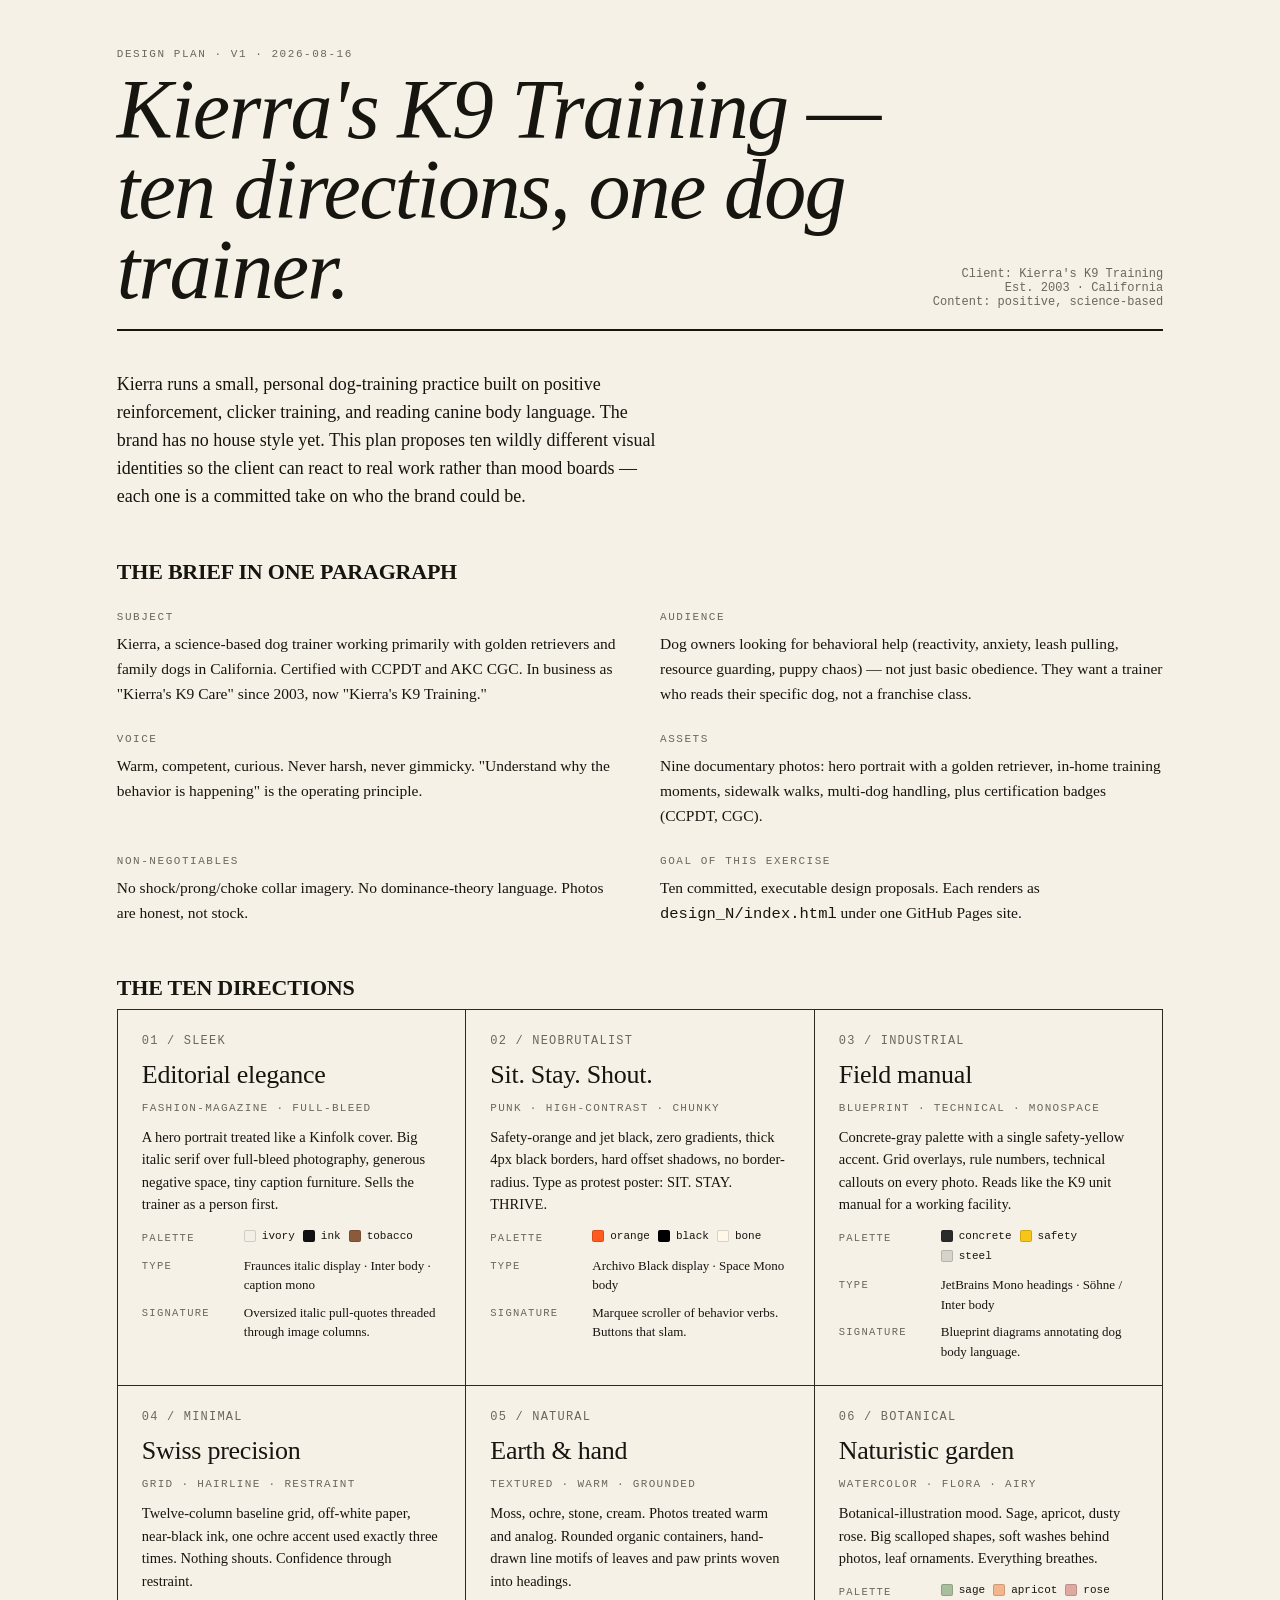
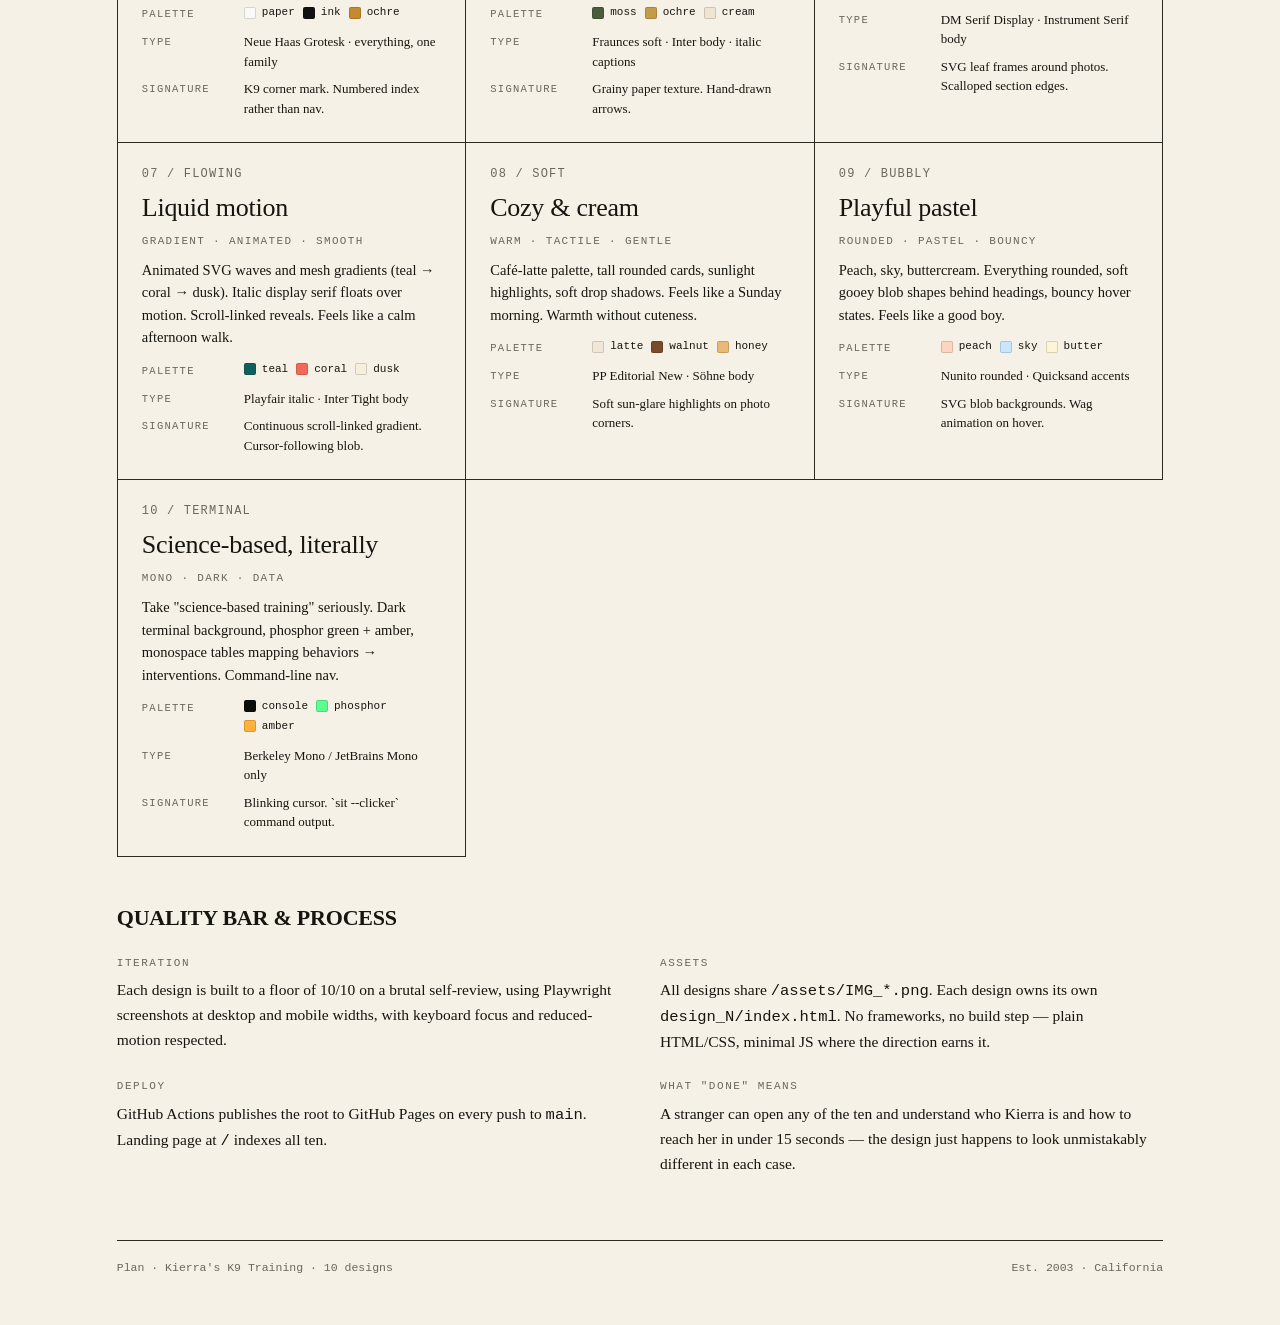
<file: plan.html>
<!doctype html>
<html lang="en">
<head>
<meta charset="utf-8" />
<meta name="viewport" content="width=device-width, initial-scale=1" />
<title>Kierra's K9 Training · 10 Design Directions</title>
<style>
  :root {
    --ink: #16150F;
    --paper: #F6F1E7;
    --rule: #2b2a22;
    --accent: #B7411F;
    --moss: #3d5031;
    --tag: #d4a017;
    --muted: #6a675b;
  }
  * { box-sizing: border-box; }
  html, body { margin: 0; padding: 0; background: var(--paper); color: var(--ink); font-family: "Iowan Old Style", "Palatino Linotype", Palatino, Georgia, serif; }
  body { padding: 48px clamp(20px, 6vw, 96px); max-width: 1200px; margin: 0 auto; }
  header { border-bottom: 2px solid var(--ink); padding-bottom: 20px; margin-bottom: 40px; display: grid; grid-template-columns: 1fr auto; gap: 24px; align-items: end; }
  h1 { font-size: clamp(40px, 7vw, 84px); line-height: 0.95; letter-spacing: -0.02em; margin: 0; font-weight: 400; font-style: italic; }
  .eyebrow { font-family: ui-monospace, "SF Mono", Menlo, monospace; text-transform: uppercase; letter-spacing: 0.14em; font-size: 11px; color: var(--muted); margin-bottom: 10px; }
  .lede { max-width: 60ch; font-size: 18px; line-height: 1.55; margin: 0 0 12px; }
  .meta { text-align: right; font-family: ui-monospace, "SF Mono", Menlo, monospace; font-size: 12px; color: var(--muted); }
  h2 { font-size: 22px; margin: 48px 0 8px; letter-spacing: -0.01em; text-transform: uppercase; font-family: "Iowan Old Style", Georgia, serif; }
  .brief { display: grid; grid-template-columns: repeat(2, minmax(0, 1fr)); gap: 24px 40px; margin: 24px 0 48px; }
  .brief p { margin: 0; font-size: 15.5px; line-height: 1.6; }
  .brief b { font-family: ui-monospace, "SF Mono", Menlo, monospace; font-size: 11px; text-transform: uppercase; letter-spacing: 0.14em; color: var(--muted); font-weight: 500; display: block; margin-bottom: 6px; }
  .grid { display: grid; grid-template-columns: repeat(auto-fill, minmax(320px, 1fr)); gap: 0; border-top: 1px solid var(--rule); border-left: 1px solid var(--rule); }
  .card { border-right: 1px solid var(--rule); border-bottom: 1px solid var(--rule); padding: 24px; display: flex; flex-direction: column; gap: 12px; background: var(--paper); }
  .card .num { font-family: ui-monospace, "SF Mono", Menlo, monospace; font-size: 12px; color: var(--muted); letter-spacing: 0.1em; }
  .card h3 { font-size: 26px; margin: 0; letter-spacing: -0.01em; font-weight: 400; }
  .card .tag { font-family: ui-monospace, "SF Mono", Menlo, monospace; font-size: 11px; text-transform: uppercase; letter-spacing: 0.12em; color: var(--muted); }
  .card p { font-size: 14.5px; line-height: 1.55; margin: 0; }
  .card .row { display: grid; grid-template-columns: 90px 1fr; gap: 8px 12px; font-size: 13px; line-height: 1.5; }
  .card .row b { font-family: ui-monospace, "SF Mono", Menlo, monospace; font-size: 10.5px; text-transform: uppercase; letter-spacing: 0.12em; color: var(--muted); font-weight: 500; align-self: start; padding-top: 3px; }
  .swatch { display: inline-flex; align-items: center; gap: 6px; font-family: ui-monospace, "SF Mono", Menlo, monospace; font-size: 11px; margin-right: 8px; }
  .swatch i { display: inline-block; width: 12px; height: 12px; border-radius: 2px; border: 1px solid rgba(0,0,0,0.15); }
  footer { margin-top: 64px; padding-top: 20px; border-top: 1px solid var(--rule); font-family: ui-monospace, "SF Mono", Menlo, monospace; font-size: 11.5px; color: var(--muted); display: flex; justify-content: space-between; gap: 16px; flex-wrap: wrap; }
  a { color: inherit; }
  @media (max-width: 640px) {
    header { grid-template-columns: 1fr; }
    .meta { text-align: left; }
    .brief { grid-template-columns: 1fr; }
  }
</style>
</head>
<body>
  <header>
    <div>
      <div class="eyebrow">Design Plan · v1 · 2026-08-16</div>
      <h1>Kierra's K9 Training —<br/>ten directions, one dog trainer.</h1>
    </div>
    <div class="meta">
      Client: Kierra's K9 Training<br/>
      Est. 2003 · California<br/>
      Content: positive, science-based
    </div>
  </header>

  <p class="lede">Kierra runs a small, personal dog-training practice built on positive reinforcement, clicker training, and reading canine body language. The brand has no house style yet. This plan proposes ten wildly different visual identities so the client can react to real work rather than mood boards — each one is a committed take on who the brand could be.</p>

  <h2>The brief in one paragraph</h2>
  <div class="brief">
    <p><b>Subject</b>Kierra, a science-based dog trainer working primarily with golden retrievers and family dogs in California. Certified with CCPDT and AKC CGC. In business as "Kierra's K9 Care" since 2003, now "Kierra's K9 Training."</p>
    <p><b>Audience</b>Dog owners looking for behavioral help (reactivity, anxiety, leash pulling, resource guarding, puppy chaos) — not just basic obedience. They want a trainer who reads their specific dog, not a franchise class.</p>
    <p><b>Voice</b>Warm, competent, curious. Never harsh, never gimmicky. "Understand why the behavior is happening" is the operating principle.</p>
    <p><b>Assets</b>Nine documentary photos: hero portrait with a golden retriever, in-home training moments, sidewalk walks, multi-dog handling, plus certification badges (CCPDT, CGC).</p>
    <p><b>Non-negotiables</b>No shock/prong/choke collar imagery. No dominance-theory language. Photos are honest, not stock.</p>
    <p><b>Goal of this exercise</b>Ten committed, executable design proposals. Each renders as <code>design_N/index.html</code> under one GitHub Pages site.</p>
  </div>

  <h2>The ten directions</h2>
  <div class="grid">
    <div class="card">
      <div class="num">01 / SLEEK</div>
      <h3>Editorial elegance</h3>
      <span class="tag">Fashion-magazine · full-bleed</span>
      <p>A hero portrait treated like a Kinfolk cover. Big italic serif over full-bleed photography, generous negative space, tiny caption furniture. Sells the trainer as a person first.</p>
      <div class="row">
        <b>Palette</b><span><span class="swatch"><i style="background:#F4EFE6"></i>ivory</span><span class="swatch"><i style="background:#111"></i>ink</span><span class="swatch"><i style="background:#8A5A3B"></i>tobacco</span></span>
        <b>Type</b><span>Fraunces italic display · Inter body · caption mono</span>
        <b>Signature</b><span>Oversized italic pull-quotes threaded through image columns.</span>
      </div>
    </div>

    <div class="card">
      <div class="num">02 / NEOBRUTALIST</div>
      <h3>Sit. Stay. Shout.</h3>
      <span class="tag">Punk · high-contrast · chunky</span>
      <p>Safety-orange and jet black, zero gradients, thick 4px black borders, hard offset shadows, no border-radius. Type as protest poster: SIT. STAY. THRIVE.</p>
      <div class="row">
        <b>Palette</b><span><span class="swatch"><i style="background:#FF5B1F"></i>orange</span><span class="swatch"><i style="background:#000"></i>black</span><span class="swatch"><i style="background:#FFF7E8"></i>bone</span></span>
        <b>Type</b><span>Archivo Black display · Space Mono body</span>
        <b>Signature</b><span>Marquee scroller of behavior verbs. Buttons that slam.</span>
      </div>
    </div>

    <div class="card">
      <div class="num">03 / INDUSTRIAL</div>
      <h3>Field manual</h3>
      <span class="tag">Blueprint · technical · monospace</span>
      <p>Concrete-gray palette with a single safety-yellow accent. Grid overlays, rule numbers, technical callouts on every photo. Reads like the K9 unit manual for a working facility.</p>
      <div class="row">
        <b>Palette</b><span><span class="swatch"><i style="background:#2B2B2B"></i>concrete</span><span class="swatch"><i style="background:#F5C518"></i>safety</span><span class="swatch"><i style="background:#D6D3CB"></i>steel</span></span>
        <b>Type</b><span>JetBrains Mono headings · Söhne / Inter body</span>
        <b>Signature</b><span>Blueprint diagrams annotating dog body language.</span>
      </div>
    </div>

    <div class="card">
      <div class="num">04 / MINIMAL</div>
      <h3>Swiss precision</h3>
      <span class="tag">Grid · hairline · restraint</span>
      <p>Twelve-column baseline grid, off-white paper, near-black ink, one ochre accent used exactly three times. Nothing shouts. Confidence through restraint.</p>
      <div class="row">
        <b>Palette</b><span><span class="swatch"><i style="background:#FBFAF7"></i>paper</span><span class="swatch"><i style="background:#111"></i>ink</span><span class="swatch"><i style="background:#C68A2E"></i>ochre</span></span>
        <b>Type</b><span>Neue Haas Grotesk · everything, one family</span>
        <b>Signature</b><span>K9 corner mark. Numbered index rather than nav.</span>
      </div>
    </div>

    <div class="card">
      <div class="num">05 / NATURAL</div>
      <h3>Earth &amp; hand</h3>
      <span class="tag">Textured · warm · grounded</span>
      <p>Moss, ochre, stone, cream. Photos treated warm and analog. Rounded organic containers, hand-drawn line motifs of leaves and paw prints woven into headings.</p>
      <div class="row">
        <b>Palette</b><span><span class="swatch"><i style="background:#4A5D3A"></i>moss</span><span class="swatch"><i style="background:#C69B47"></i>ochre</span><span class="swatch"><i style="background:#EFE5D2"></i>cream</span></span>
        <b>Type</b><span>Fraunces soft · Inter body · italic captions</span>
        <b>Signature</b><span>Grainy paper texture. Hand-drawn arrows.</span>
      </div>
    </div>

    <div class="card">
      <div class="num">06 / BOTANICAL</div>
      <h3>Naturistic garden</h3>
      <span class="tag">Watercolor · flora · airy</span>
      <p>Botanical-illustration mood. Sage, apricot, dusty rose. Big scalloped shapes, soft washes behind photos, leaf ornaments. Everything breathes.</p>
      <div class="row">
        <b>Palette</b><span><span class="swatch"><i style="background:#A9BE9B"></i>sage</span><span class="swatch"><i style="background:#F3B58C"></i>apricot</span><span class="swatch"><i style="background:#DFA9A2"></i>rose</span></span>
        <b>Type</b><span>DM Serif Display · Instrument Serif body</span>
        <b>Signature</b><span>SVG leaf frames around photos. Scalloped section edges.</span>
      </div>
    </div>

    <div class="card">
      <div class="num">07 / FLOWING</div>
      <h3>Liquid motion</h3>
      <span class="tag">Gradient · animated · smooth</span>
      <p>Animated SVG waves and mesh gradients (teal → coral → dusk). Italic display serif floats over motion. Scroll-linked reveals. Feels like a calm afternoon walk.</p>
      <div class="row">
        <b>Palette</b><span><span class="swatch"><i style="background:#0F5F5F"></i>teal</span><span class="swatch"><i style="background:#F26A57"></i>coral</span><span class="swatch"><i style="background:#F7EEDC"></i>dusk</span></span>
        <b>Type</b><span>Playfair italic · Inter Tight body</span>
        <b>Signature</b><span>Continuous scroll-linked gradient. Cursor-following blob.</span>
      </div>
    </div>

    <div class="card">
      <div class="num">08 / SOFT</div>
      <h3>Cozy &amp; cream</h3>
      <span class="tag">Warm · tactile · gentle</span>
      <p>Café-latte palette, tall rounded cards, sunlight highlights, soft drop shadows. Feels like a Sunday morning. Warmth without cuteness.</p>
      <div class="row">
        <b>Palette</b><span><span class="swatch"><i style="background:#F1E7D6"></i>latte</span><span class="swatch"><i style="background:#7A4B2A"></i>walnut</span><span class="swatch"><i style="background:#E8BA76"></i>honey</span></span>
        <b>Type</b><span>PP Editorial New · Söhne body</span>
        <b>Signature</b><span>Soft sun-glare highlights on photo corners.</span>
      </div>
    </div>

    <div class="card">
      <div class="num">09 / BUBBLY</div>
      <h3>Playful pastel</h3>
      <span class="tag">Rounded · pastel · bouncy</span>
      <p>Peach, sky, buttercream. Everything rounded, soft gooey blob shapes behind headings, bouncy hover states. Feels like a good boy.</p>
      <div class="row">
        <b>Palette</b><span><span class="swatch"><i style="background:#FFD5C2"></i>peach</span><span class="swatch"><i style="background:#C8E7FF"></i>sky</span><span class="swatch"><i style="background:#FFF4D6"></i>butter</span></span>
        <b>Type</b><span>Nunito rounded · Quicksand accents</span>
        <b>Signature</b><span>SVG blob backgrounds. Wag animation on hover.</span>
      </div>
    </div>

    <div class="card">
      <div class="num">10 / TERMINAL</div>
      <h3>Science-based, literally</h3>
      <span class="tag">Mono · dark · data</span>
      <p>Take "science-based training" seriously. Dark terminal background, phosphor green + amber, monospace tables mapping behaviors → interventions. Command-line nav.</p>
      <div class="row">
        <b>Palette</b><span><span class="swatch"><i style="background:#0B0F0B"></i>console</span><span class="swatch"><i style="background:#5CFF8F"></i>phosphor</span><span class="swatch"><i style="background:#FFB13B"></i>amber</span></span>
        <b>Type</b><span>Berkeley Mono / JetBrains Mono only</span>
        <b>Signature</b><span>Blinking cursor. `sit --clicker` command output.</span>
      </div>
    </div>
  </div>

  <h2>Quality bar &amp; process</h2>
  <div class="brief">
    <p><b>Iteration</b>Each design is built to a floor of 10/10 on a brutal self-review, using Playwright screenshots at desktop and mobile widths, with keyboard focus and reduced-motion respected.</p>
    <p><b>Assets</b>All designs share <code>/assets/IMG_*.png</code>. Each design owns its own <code>design_N/index.html</code>. No frameworks, no build step — plain HTML/CSS, minimal JS where the direction earns it.</p>
    <p><b>Deploy</b>GitHub Actions publishes the root to GitHub Pages on every push to <code>main</code>. Landing page at <code>/</code> indexes all ten.</p>
    <p><b>What "done" means</b>A stranger can open any of the ten and understand who Kierra is and how to reach her in under 15 seconds — the design just happens to look unmistakably different in each case.</p>
  </div>

  <footer>
    <span>Plan · Kierra's K9 Training · 10 designs</span>
    <span>Est. 2003 · California</span>
  </footer>
</body>
</html>
</file>
<file: design_10/styles.css>
/* ===========================================================
   KIERRA'S K9 TRAINING — design_10: TERMINAL
   Science-based training, literally. A phosphor-green shell.
   =========================================================== */

:root {
  --console:      #0B0F0B;
  --surface:      #050705;
  --phosphor:     #5CFF8F;
  --phosphor-dim: #2E7A48;
  --phosphor-dim2:#1C4E2E;
  --amber:        #FFB13B;
  --amber-dim:    #7A5A22;
  --text:         var(--phosphor);

  --mono: "JetBrains Mono", ui-monospace, "SFMono-Regular", Menlo, Consolas, monospace;

  --fs-12: 0.75rem;
  --fs-14: 0.875rem;
  --fs-16: 1rem;
  --fs-22: 1.375rem;
  --fs-36: 2.25rem;
  --fs-72: 4.5rem;

  --col-max: 860px;
}

* { box-sizing: border-box; }

html {
  background: var(--console);
  color-scheme: dark;
  scroll-behavior: smooth;
}

@media (prefers-reduced-motion: reduce) {
  html { scroll-behavior: auto; }
}

body {
  margin: 0;
  background: var(--console);
  color: var(--text);
  font-family: var(--mono);
  font-size: var(--fs-16);
  line-height: 1.6;
  font-variant-numeric: tabular-nums;
  font-feature-settings: "liga" 1, "calt" 1;
  -webkit-font-smoothing: antialiased;
}

::selection {
  background: var(--phosphor);
  color: var(--console);
}

a { color: var(--phosphor); }

/* ---------------------------------------------------------
   CRT overlay — faint scanlines + vignette, purely decorative
   --------------------------------------------------------- */
.crt-overlay {
  position: fixed;
  inset: 0;
  pointer-events: none;
  z-index: 50;
  background:
    repeating-linear-gradient(
      to bottom,
      rgba(0,0,0,0) 0px,
      rgba(0,0,0,0) 2px,
      rgba(0,0,0,0.10) 3px
    ),
    radial-gradient(ellipse at center, rgba(0,0,0,0) 55%, rgba(0,0,0,0.35) 100%);
  mix-blend-mode: multiply;
  opacity: 0.5;
}

/* ---------------------------------------------------------
   Top chrome bar
   --------------------------------------------------------- */
.topbar {
  position: sticky;
  top: 0;
  z-index: 40;
  display: flex;
  align-items: center;
  gap: 1rem;
  padding: 0.6rem 1.25rem;
  background: var(--surface);
  border-bottom: 1px solid var(--phosphor-dim2);
  font-size: var(--fs-12);
}

.chrome-dots { display: flex; gap: 0.4rem; flex: 0 0 auto; }
.chrome-dots span {
  width: 9px; height: 9px; border-radius: 50%;
  background: var(--phosphor-dim2);
  border: 1px solid var(--phosphor-dim);
}

.chrome-title {
  color: var(--phosphor-dim);
  white-space: nowrap;
  overflow: hidden;
  text-overflow: ellipsis;
  flex: 0 1 auto;
}

.topbar nav {
  margin-left: auto;
  display: flex;
  gap: 1.1rem;
  flex-wrap: wrap;
}

.topbar nav a {
  color: var(--phosphor);
  text-decoration: none;
  letter-spacing: 0.01em;
  padding: 0.15rem 0;
  border-bottom: 1px solid transparent;
}
.topbar nav a:hover,
.topbar nav a:focus-visible {
  border-bottom-color: var(--phosphor);
}
.topbar nav a .key {
  color: var(--amber);
}

/* On touch devices the literal keypress doesn't apply — mute the
   bracket hint so the control reads as a plain tap target instead
   of an unusable keyboard hint. */
@media (hover: none) and (pointer: coarse) {
  .topbar nav a .key { color: var(--phosphor-dim); }
}

:focus-visible {
  outline: 2px solid var(--amber);
  outline-offset: 3px;
}

/* ---------------------------------------------------------
   Shell / layout
   --------------------------------------------------------- */
main {
  max-width: var(--col-max);
  margin: 0 auto;
  padding: 0 1.25rem;
}

.section {
  padding: 3.5rem 0;
  border-bottom: 1px dashed var(--phosphor-dim2);
}
.section:last-of-type { border-bottom: none; }

.cmd {
  font-size: var(--fs-22);
  font-weight: 700;
  margin: 0 0 1.25rem;
  color: var(--phosphor);
  letter-spacing: -0.005em;
}
.cmd .prompt-sym {
  color: var(--phosphor-dim);
  font-weight: 400;
  margin-right: 0.5rem;
}

.output {
  color: var(--phosphor);
  max-width: 68ch;
}
.output p { margin: 0 0 1rem; }
.output p:last-child { margin-bottom: 0; }

.dim { color: var(--phosphor-dim); }
.amber { color: var(--amber); }

/* ---------------------------------------------------------
   Hero
   --------------------------------------------------------- */
.hero {
  min-height: calc(100vh - 49px);
  display: flex;
  flex-direction: column;
  justify-content: center;
  gap: 1.5rem;
  border-bottom: 1px dashed var(--phosphor-dim2);
  position: relative;
  padding-top: 3rem;
  padding-bottom: 2.5rem;
}

.hero-photo-wrap {
  position: absolute;
  inset: 0;
  z-index: -1;
  overflow: hidden;
}
.hero-photo-wrap img {
  width: 100%;
  height: 100%;
  object-fit: cover;
  object-position: 50% 20%;
  opacity: 0.16;
}
.hero-photo-wrap::after {
  content: "";
  position: absolute;
  inset: 0;
  background: linear-gradient(180deg, var(--console) 0%, rgba(11,15,11,0.55) 40%, var(--console) 100%);
}

.ascii-dog {
  margin: 0 0 0.5rem;
  color: var(--phosphor-dim);
  font-size: 0.62rem;
  line-height: 1.05;
  white-space: pre;
}

.terminal-block {
  font-size: var(--fs-16);
}

.terminal-line {
  white-space: pre-wrap;
  word-break: break-word;
  min-height: 1.6em;
  margin: 0 0 0.75rem;
}

.terminal-line .prompt {
  color: var(--phosphor-dim);
}

.terminal-line.out {
  font-size: var(--fs-72);
  font-weight: 600;
  line-height: 1.05;
  letter-spacing: -0.02em;
  color: var(--phosphor);
  margin: 0.5rem 0 1.75rem;
}

.terminal-line.out .tag {
  display: block;
  font-size: var(--fs-14);
  font-weight: 400;
  color: var(--phosphor-dim);
  margin-top: 0.5rem;
  letter-spacing: 0.02em;
}

.terminal-line.ok {
  color: var(--amber);
  font-weight: 600;
}

.cursor {
  display: inline-block;
  width: 0.55em;
  background: var(--phosphor);
  color: var(--phosphor);
  animation: blink 1s steps(1) infinite;
}

@keyframes blink {
  0%, 49% { opacity: 1; }
  50%, 100% { opacity: 0; }
}

.hero-hint {
  color: var(--phosphor-dim);
  font-size: var(--fs-12);
  margin-top: 1rem;
}
.hero-hint .key { color: var(--amber); }

/* ---------------------------------------------------------
   Badges
   --------------------------------------------------------- */
.badges {
  display: flex;
  gap: 0.75rem;
  flex-wrap: wrap;
  margin: 0.25rem 0 1.5rem;
}
.badge {
  border: 1px solid var(--phosphor-dim);
  color: var(--phosphor);
  padding: 0.35rem 0.7rem;
  font-size: var(--fs-14);
  letter-spacing: 0.03em;
  border-radius: 2px;
}

/* ---------------------------------------------------------
   Photos — phosphor duotone
   --------------------------------------------------------- */
.photo-frame {
  margin: 1.75rem 0 0;
  max-width: 360px;
}
.photo-frame.wide { max-width: 100%; }

.photo-frame figcaption {
  font-size: var(--fs-12);
  color: var(--phosphor-dim);
  margin-top: 0.5rem;
  border-left: 2px solid var(--phosphor-dim);
  padding-left: 0.5rem;
}

.phosphor {
  display: block;
  width: 100%;
  height: auto;
  filter: grayscale(1) sepia(1) hue-rotate(66deg) saturate(2.1) brightness(1.05) contrast(1.05);
  border: 1px solid var(--phosphor-dim);
}

.photo-row {
  display: grid;
  grid-template-columns: 1fr 1fr;
  gap: 1.25rem;
  margin-top: 1.75rem;
}
@media (max-width: 640px) {
  .photo-row { grid-template-columns: 1fr; }
}

/* ---------------------------------------------------------
   Method section — man page + WARN block
   --------------------------------------------------------- */
.man-h {
  color: var(--amber);
  letter-spacing: 0.08em;
  font-weight: 600;
}

.warn-block {
  margin-top: 1.5rem;
  border: 1px solid var(--amber-dim);
  background: rgba(255, 177, 59, 0.06);
  color: var(--amber);
  padding: 1rem 1.25rem;
  font-size: var(--fs-14);
  line-height: 1.7;
}
.warn-block p { margin: 0; }

/* ---------------------------------------------------------
   ASCII table
   --------------------------------------------------------- */
.table-scroll {
  overflow-x: auto;
  -webkit-overflow-scrolling: touch;
  background: var(--surface);
  padding: 0.5rem 0 0.75rem;
}

.ascii-table {
  margin: 0;
  padding: 0 1rem;
  font-size: var(--fs-12);
  line-height: 1.55;
  color: var(--phosphor);
  white-space: pre;
  width: max-content;
}
.ascii-table .hd { color: var(--phosphor); font-weight: 700; }
.ascii-table .row-code { color: var(--amber); }
.ascii-table .rule { color: var(--phosphor-dim2); }

.table-note {
  font-size: var(--fs-12);
  color: var(--phosphor-dim);
  margin-top: 0.75rem;
}

/* ---------------------------------------------------------
   Format section
   --------------------------------------------------------- */
.format-grid {
  display: grid;
  grid-template-columns: 1.1fr 1fr;
  gap: 2.5rem;
  align-items: start;
}
@media (max-width: 720px) {
  .format-grid { grid-template-columns: 1fr; gap: 1.5rem; }
}

/* ---------------------------------------------------------
   Contact
   --------------------------------------------------------- */
.contact-grid {
  display: grid;
  grid-template-columns: auto 1fr;
  gap: 0.4rem 1.5rem;
  margin-top: 0.5rem;
}
.contact-grid dt {
  color: var(--phosphor-dim);
}
.contact-grid dd {
  margin: 0;
  color: var(--phosphor);
}
.contact-grid a {
  color: var(--phosphor);
  text-decoration: underline;
  text-decoration-color: var(--phosphor-dim);
  text-underline-offset: 3px;
}
.contact-grid a:hover { text-decoration-color: var(--phosphor); }

.prompt-end {
  margin-top: 2rem;
  color: var(--phosphor-dim);
}

footer.section {
  padding-top: 0;
  padding-bottom: 3rem;
  border-bottom: none;
}
footer .fine {
  font-size: var(--fs-12);
  color: var(--phosphor-dim2);
  margin-top: 2rem;
}

/* ---------------------------------------------------------
   Reduced motion
   --------------------------------------------------------- */
@media (prefers-reduced-motion: reduce) {
  .cursor { animation: none; opacity: 1; }
}

/* ---------------------------------------------------------
   Mobile
   --------------------------------------------------------- */
@media (max-width: 640px) {
  :root {
    --fs-36: 1.7rem;
    --fs-72: 2.6rem;
    --fs-22: 1.15rem;
  }
  .topbar { flex-wrap: wrap; padding: 0.5rem 0.9rem; }
  .topbar nav { gap: 0.75rem; margin-left: 0; width: 100%; }
  .chrome-title { display: none; }
  main { padding: 0 0.9rem; }
  .section { padding: 2.5rem 0; }
  .ascii-dog { font-size: 0.42rem; }
  .hero { padding-top: 2.5rem; }
}
</file>
<file: design_2/style.css>
/* ==========================================================================
   KIERRA'S K9 TRAINING — NEOBRUTALIST DIRECTION
   Safety orange / jet / bone. Hard edges. Silkscreen poster energy.
   ========================================================================== */

:root {
  --orange: #FF5B1F;
  --jet: #000000;
  --bone: #FFF7E8;
  --gray: #D9D3C2;

  --border-w: 4px;
  --border-w-lg: 6px;
  --shadow-off: 8px;
  --shadow-off-sm: 5px;

  --font-display: 'Archivo Black', 'Arial Black', sans-serif;
  --font-mono: 'Space Mono', 'Courier New', monospace;
  --font-body: 'Inter', -apple-system, BlinkMacSystemFont, sans-serif;
}

* { box-sizing: border-box; }

html { scroll-behavior: smooth; }
@media (prefers-reduced-motion: reduce) {
  html { scroll-behavior: auto; }
}

body {
  margin: 0;
  background: var(--bone);
  color: var(--jet);
  font-family: var(--font-body);
  font-size: 16px;
  line-height: 1.5;
  -webkit-font-smoothing: antialiased;
}

img { max-width: 100%; display: block; }

.wrap {
  max-width: 1240px;
  margin: 0 auto;
  padding: 0 28px;
}

a { color: inherit; }

/* ---- skip link ---- */
.skip-link {
  position: absolute;
  left: -9999px;
  top: 0;
  background: var(--jet);
  color: var(--orange);
  padding: 12px 20px;
  font-family: var(--font-mono);
  font-weight: 700;
  z-index: 999;
  border: var(--border-w) solid var(--orange);
}
.skip-link:focus {
  left: 12px;
  top: 12px;
}

/* ---- focus states: dramatic, inverted block ---- */
a:focus-visible,
button:focus-visible,
.btn:focus-visible {
  outline: none;
  background: var(--jet);
  color: var(--orange) !important;
  box-shadow: 0 0 0 4px var(--bone), 0 0 0 8px var(--jet);
}

/* ==========================================================================
   HEADER
   ========================================================================== */

.site-header {
  position: sticky;
  top: 0;
  z-index: 100;
  background: var(--bone);
  border-bottom: var(--border-w) solid var(--jet);
}

.header-inner {
  display: flex;
  align-items: center;
  justify-content: space-between;
  padding-top: 16px;
  padding-bottom: 16px;
  gap: 16px;
  flex-wrap: wrap;
}

.wordmark {
  text-decoration: none;
  line-height: 1;
  display: flex;
  flex-direction: column;
  gap: 4px;
}
.wordmark-main {
  font-family: var(--font-display);
  font-size: clamp(1.15rem, 2.6vw, 1.5rem);
  letter-spacing: -0.02em;
}
.wordmark-sub {
  font-family: var(--font-mono);
  font-size: 0.65rem;
  letter-spacing: 0.08em;
  color: var(--jet);
}

.site-nav {
  display: flex;
  align-items: center;
  gap: 24px;
  font-family: var(--font-mono);
  font-weight: 700;
  font-size: 0.8rem;
  letter-spacing: 0.04em;
}
.site-nav a { text-decoration: none; }
.site-nav a:not(.nav-cta) {
  border-bottom: 3px solid transparent;
  padding-bottom: 2px;
}
.site-nav a:not(.nav-cta):hover {
  border-bottom-color: var(--orange);
}
.nav-cta {
  background: var(--jet);
  color: var(--bone);
  padding: 8px 14px;
  border: var(--border-w) solid var(--jet);
}
.nav-cta:hover {
  background: var(--orange);
  color: var(--jet);
  border-color: var(--jet);
}

/* ==========================================================================
   BUTTONS
   ========================================================================== */

.btn {
  display: inline-block;
  font-family: var(--font-mono);
  font-weight: 700;
  font-size: 0.95rem;
  letter-spacing: 0.04em;
  text-decoration: none;
  padding: 16px 26px;
  border: var(--border-w) solid var(--jet);
  background: var(--orange);
  color: var(--jet);
  box-shadow: var(--shadow-off) var(--shadow-off) 0 0 var(--jet);
  transition: transform 0.1s ease, box-shadow 0.1s ease, background 0.12s ease, color 0.12s ease;
}
.btn:hover {
  background: var(--jet);
  color: var(--orange);
  transform: translate(4px, 4px);
  box-shadow: 4px 4px 0 0 var(--orange);
}
.btn:active {
  transform: translate(8px, 8px);
  box-shadow: 0 0 0 0 var(--jet);
}

.btn-ghost {
  background: transparent;
  color: var(--jet);
  box-shadow: var(--shadow-off) var(--shadow-off) 0 0 var(--jet);
}
.btn-ghost:hover {
  background: var(--jet);
  color: var(--bone);
}

.btn-invert {
  background: var(--orange);
  color: var(--jet);
  border-color: var(--bone);
  box-shadow: var(--shadow-off) var(--shadow-off) 0 0 var(--bone);
  font-size: 1.1rem;
  padding: 20px 30px;
}
.btn-invert:hover {
  background: var(--bone);
  color: var(--jet);
  box-shadow: 4px 4px 0 0 var(--bone);
}

/* ==========================================================================
   HERO
   ========================================================================== */

.hero {
  border-bottom: var(--border-w) solid var(--jet);
  padding: 64px 0 84px;
  overflow: hidden;
}

.hero-lower {
  display: grid;
  grid-template-columns: 1.15fr 0.85fr;
  gap: 56px;
  align-items: center;
  margin-top: 40px;
}

.eyebrow {
  font-family: var(--font-mono);
  font-size: 0.78rem;
  letter-spacing: 0.1em;
  font-weight: 700;
  color: var(--jet);
  background: var(--gray);
  display: inline-block;
  padding: 5px 10px;
  border: 2px solid var(--jet);
  margin: 0 0 22px;
  text-transform: uppercase;
}

.hero-headline {
  font-family: var(--font-display);
  font-size: min(7vw, 7.5rem);
  line-height: 0.88;
  letter-spacing: -0.035em;
  margin: 0;
  text-transform: uppercase;
  overflow-wrap: break-word;
}

.hero-sub {
  font-size: clamp(1.05rem, 1.5vw, 1.25rem);
  max-width: 46ch;
  line-height: 1.55;
  margin: 0 0 34px;
}
.hero-sub .hl {
  font-style: normal;
  background: var(--orange);
  padding: 0 4px;
  box-decoration-break: clone;
  -webkit-box-decoration-break: clone;
}

.hero-actions {
  display: flex;
  gap: 18px;
  flex-wrap: wrap;
}

.hero-media {
  position: relative;
  justify-self: center;
}

.frame {
  position: relative;
  border: var(--border-w-lg) solid var(--jet);
  background: var(--jet);
  box-shadow: var(--shadow-off) var(--shadow-off) 0 0 var(--jet);
  z-index: 1;
}
.frame img { width: 100%; height: auto; }

.frame-lg { max-width: 380px; margin: 0 auto; }
.frame-md { max-width: 320px; }
.frame-sm { max-width: 100%; margin-top: 26px; }

.frame-caption {
  font-family: var(--font-mono);
  font-size: 0.72rem;
  letter-spacing: 0.08em;
  text-align: center;
  margin: 16px 0 0;
  color: var(--jet);
}

/* ==========================================================================
   MARQUEE
   ========================================================================== */

.marquee-band {
  background: var(--jet);
  border-bottom: var(--border-w) solid var(--jet);
  overflow: hidden;
  padding: 18px 0;
  white-space: nowrap;
}

.marquee-track {
  display: inline-flex;
  animation: marquee 42s linear infinite;
  will-change: transform;
}

.marquee-content {
  font-family: var(--font-display);
  font-size: clamp(1.1rem, 2.4vw, 1.7rem);
  color: var(--orange);
  letter-spacing: 0.01em;
  text-transform: uppercase;
  padding-right: 1.5ch;
}

@keyframes marquee {
  from { transform: translateX(0); }
  to { transform: translateX(-50%); }
}

@media (prefers-reduced-motion: reduce) {
  .marquee-track { animation-play-state: paused; }
}

/* ==========================================================================
   SECTIONS (shared)
   ========================================================================== */

.section {
  padding: 84px 0;
  border-bottom: var(--border-w) solid var(--jet);
}

.section-title {
  font-family: var(--font-display);
  font-size: clamp(2.1rem, 5.2vw, 4.2rem);
  line-height: 0.94;
  letter-spacing: -0.035em;
  text-transform: uppercase;
  margin: 0 0 30px;
}

.lead {
  font-size: 1.15rem;
  line-height: 1.6;
  max-width: 60ch;
}

/* ---- WHO ---- */
.who { background: var(--bone); }

.who-grid {
  display: grid;
  grid-template-columns: 0.7fr 1.3fr;
  gap: 64px;
  align-items: start;
}

.who-media { position: relative; padding: 10px 24px 24px 0; }
.backing-block {
  position: absolute;
  top: 24px;
  left: 24px;
  width: 100%;
  height: 100%;
  background: var(--gray);
  border: var(--border-w) solid var(--jet);
  z-index: 0;
}
.backing-orange { background: var(--orange); }

.badge-row {
  display: flex;
  gap: 32px;
  margin-top: 40px;
  flex-wrap: wrap;
}
.badge-card {
  text-align: center;
  width: 150px;
}
.stamp {
  width: 130px;
  height: 130px;
  transform: rotate(-6deg);
  filter: drop-shadow(4px 4px 0 var(--jet));
}
.badge-card:nth-child(2) .stamp { transform: rotate(5deg); }
.badge-label {
  font-family: var(--font-mono);
  font-weight: 700;
  font-size: 0.75rem;
  letter-spacing: 0.05em;
  margin: 10px 0 0;
}

/* ---- METHOD ---- */
.method { background: var(--gray); }

.method-grid {
  display: grid;
  grid-template-columns: 1.2fr 0.9fr;
  gap: 56px;
  align-items: start;
}

.method-frame img { width: 100%; }

.rules-sign {
  background: var(--bone);
  border: var(--border-w-lg) solid var(--jet);
  box-shadow: var(--shadow-off) var(--shadow-off) 0 0 var(--jet);
  padding: 0 0 30px;
  transform: rotate(1.2deg);
}

.rules-sign-head {
  background: var(--orange);
  border-bottom: var(--border-w) solid var(--jet);
  padding: 16px 20px;
  display: flex;
  align-items: center;
  gap: 14px;
}
.rules-stripe {
  flex: 1 0 auto;
  width: 28px;
  height: 30px;
  background: repeating-linear-gradient(
    45deg,
    var(--jet) 0,
    var(--jet) 6px,
    var(--orange) 6px,
    var(--orange) 12px
  );
  border: 2px solid var(--jet);
}
.rules-sign-head h3 {
  font-family: var(--font-display);
  font-size: 1.5rem;
  line-height: 1;
  letter-spacing: -0.02em;
  text-align: center;
  margin: 0;
  flex: 2;
}

.rules-intro {
  font-family: var(--font-mono);
  font-weight: 700;
  font-size: 0.85rem;
  letter-spacing: 0.06em;
  padding: 22px 24px 0;
  margin: 0;
}

.rules-list {
  list-style: none;
  margin: 16px 24px 0;
  padding: 0;
  display: flex;
  flex-direction: column;
  gap: 10px;
}
.rules-list li {
  font-family: var(--font-display);
  font-size: 1.15rem;
  letter-spacing: -0.01em;
  display: flex;
  align-items: center;
  gap: 12px;
  border-bottom: 2px dashed var(--jet);
  padding-bottom: 10px;
}
.no-mark {
  background: var(--jet);
  color: var(--orange);
  font-family: var(--font-mono);
  font-size: 0.75rem;
  padding: 4px 7px;
  flex: 0 0 auto;
}

.rules-footer {
  font-size: 0.92rem;
  padding: 18px 24px 0;
  margin: 0;
  line-height: 1.5;
}

/* ---- BEHAVIORS ---- */
.behaviors { background: var(--bone); }

.behaviors-intro { margin-bottom: 40px; }

.tag-grid {
  list-style: none;
  margin: 0;
  padding: 0;
  display: flex;
  flex-wrap: wrap;
  gap: 16px;
}

.tag {
  font-family: var(--font-mono);
  font-weight: 700;
  font-size: 0.88rem;
  letter-spacing: 0.02em;
  text-transform: uppercase;
  background: var(--bone);
  border: 3px solid var(--jet);
  padding: 12px 16px;
  box-shadow: 4px 4px 0 0 var(--jet);
  transition: transform 0.12s ease, background 0.12s ease, color 0.12s ease, box-shadow 0.12s ease;
}
.tag:nth-child(3n) { background: var(--gray); }
.tag:nth-child(5n) { background: var(--orange); }
.tag:hover {
  background: var(--jet);
  color: var(--orange);
  transform: translate(-2px, -2px);
  box-shadow: 6px 6px 0 0 var(--orange);
}

/* ---- FORMAT ---- */
.format { background: var(--jet); color: var(--bone); }
.format .eyebrow { background: var(--orange); color: var(--jet); border-color: var(--orange); }

.format-grid {
  display: grid;
  grid-template-columns: 1.3fr 0.7fr;
  gap: 56px;
  align-items: start;
}

.format-cards {
  display: grid;
  gap: 20px;
  margin-top: 36px;
}
.format-card {
  border: var(--border-w) solid var(--bone);
  padding: 22px 24px;
}
.format-card h3 {
  font-family: var(--font-display);
  font-size: 1.15rem;
  letter-spacing: -0.01em;
  margin: 0 0 10px;
  color: var(--orange);
}
.format-card p {
  margin: 0;
  line-height: 1.55;
  opacity: 0.92;
}

.format-media { position: relative; padding: 10px 0 24px 24px; }
.format-media .backing-block { left: auto; right: 0; }
.format-media .frame { margin-left: auto; }

/* ---- CONTACT ---- */
.contact { background: var(--orange); border-bottom: none; }
.contact-inner { text-align: left; max-width: 800px; }

.eyebrow-invert {
  background: var(--jet);
  color: var(--orange);
  border-color: var(--jet);
}

.contact-headline {
  font-family: var(--font-display);
  font-size: clamp(2.6rem, 7vw, 5.5rem);
  line-height: 0.9;
  letter-spacing: -0.04em;
  text-transform: uppercase;
  margin: 0 0 24px;
}

.contact-sub {
  font-size: 1.15rem;
  max-width: 50ch;
  margin: 0 0 34px;
}

/* ==========================================================================
   FOOTER
   ========================================================================== */

.site-footer {
  background: var(--jet);
  color: var(--bone);
  padding: 22px 0;
}
.footer-inner {
  display: flex;
  justify-content: space-between;
  flex-wrap: wrap;
  gap: 10px;
  font-family: var(--font-mono);
  font-size: 0.72rem;
  letter-spacing: 0.06em;
}

/* ==========================================================================
   RESPONSIVE
   ========================================================================== */

@media (max-width: 900px) {
  .hero-lower,
  .who-grid,
  .method-grid,
  .format-grid {
    grid-template-columns: 1fr;
  }
  .hero-media { margin-top: 32px; }
  .who-media { padding-right: 0; margin: 0 auto 20px; max-width: 320px; }
  .format-media { padding-left: 0; margin: 24px auto 0; max-width: 320px; }
  .format-media .frame { margin-left: 0; }
  .rules-sign { transform: none; }
}

@media (max-width: 640px) {
  .wrap { padding: 0 18px; }
  .site-nav { gap: 14px; font-size: 0.7rem; }
  .hero { padding: 40px 0 56px; }
  .section { padding: 56px 0; }
  .badge-row { justify-content: center; }
  .contact-inner { text-align: left; }
  .btn-invert { width: 100%; text-align: center; }
  .footer-inner { flex-direction: column; text-align: center; }
}
</file>
